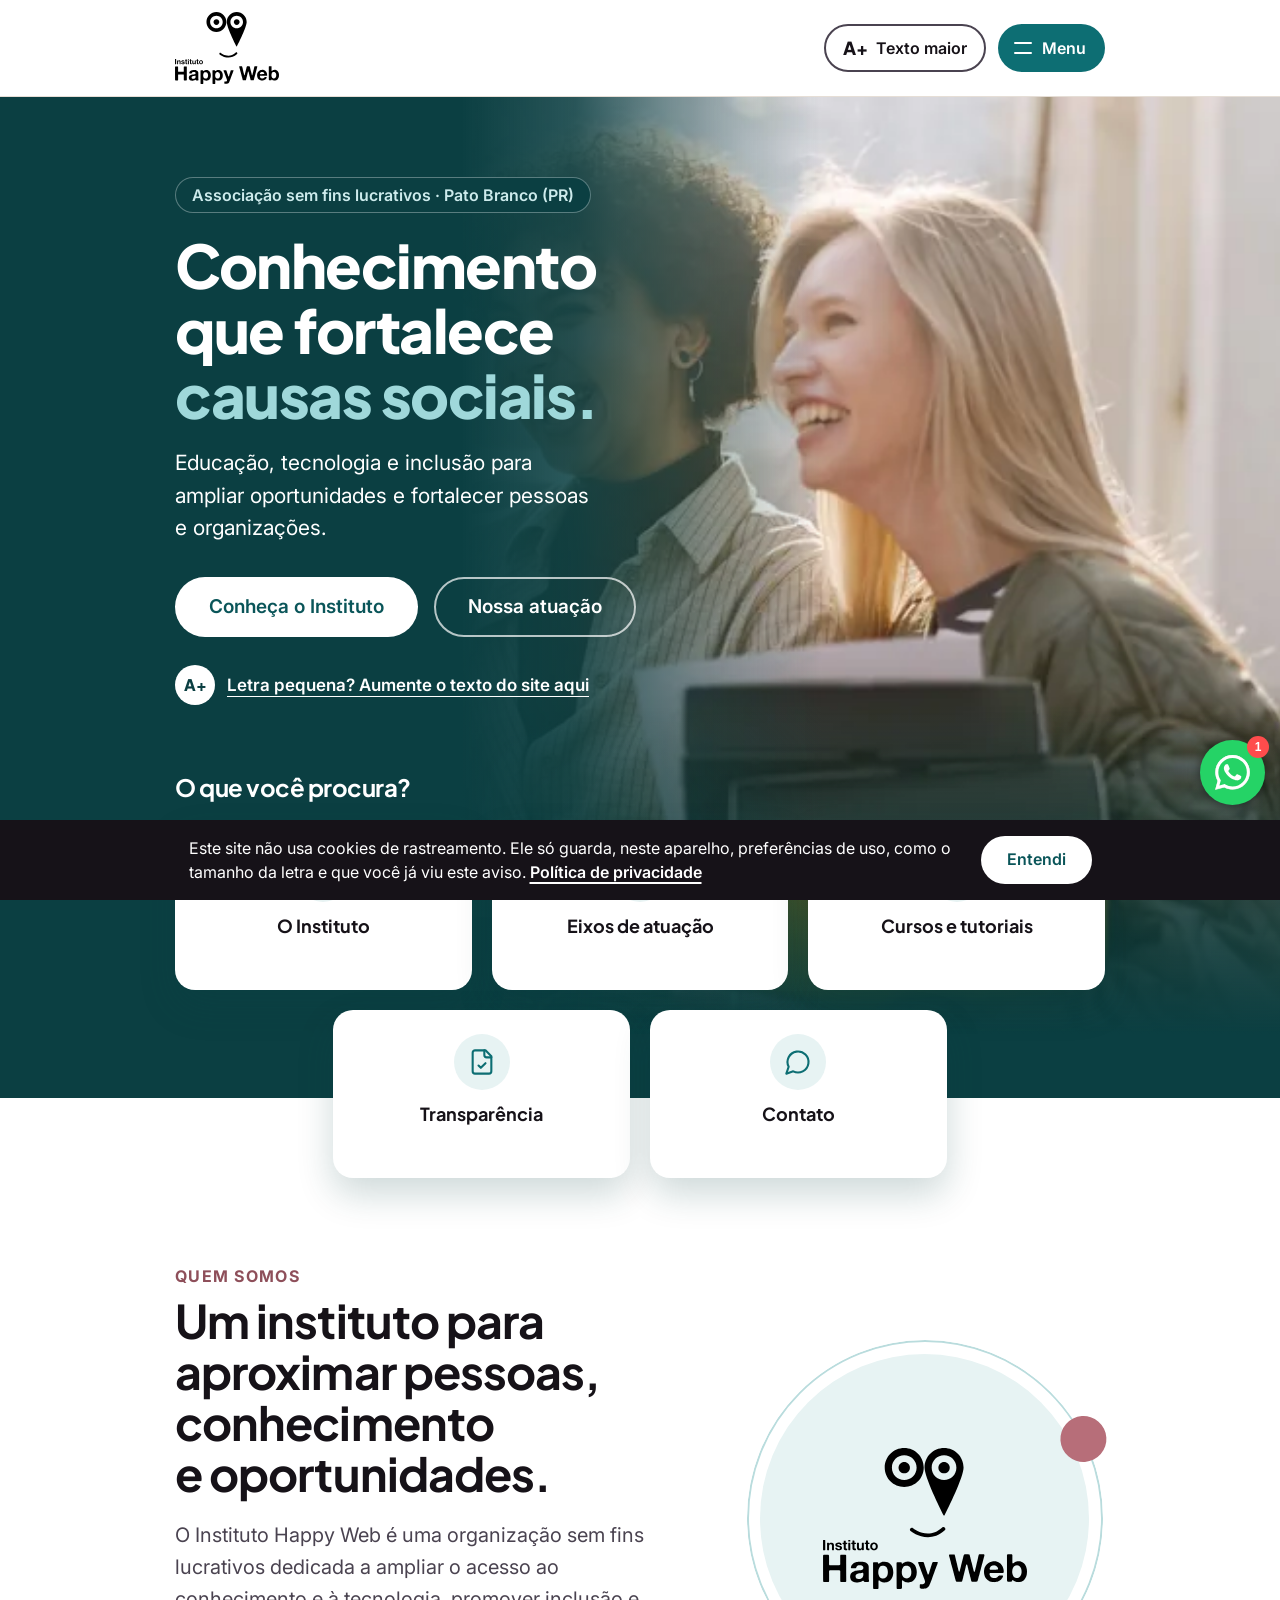
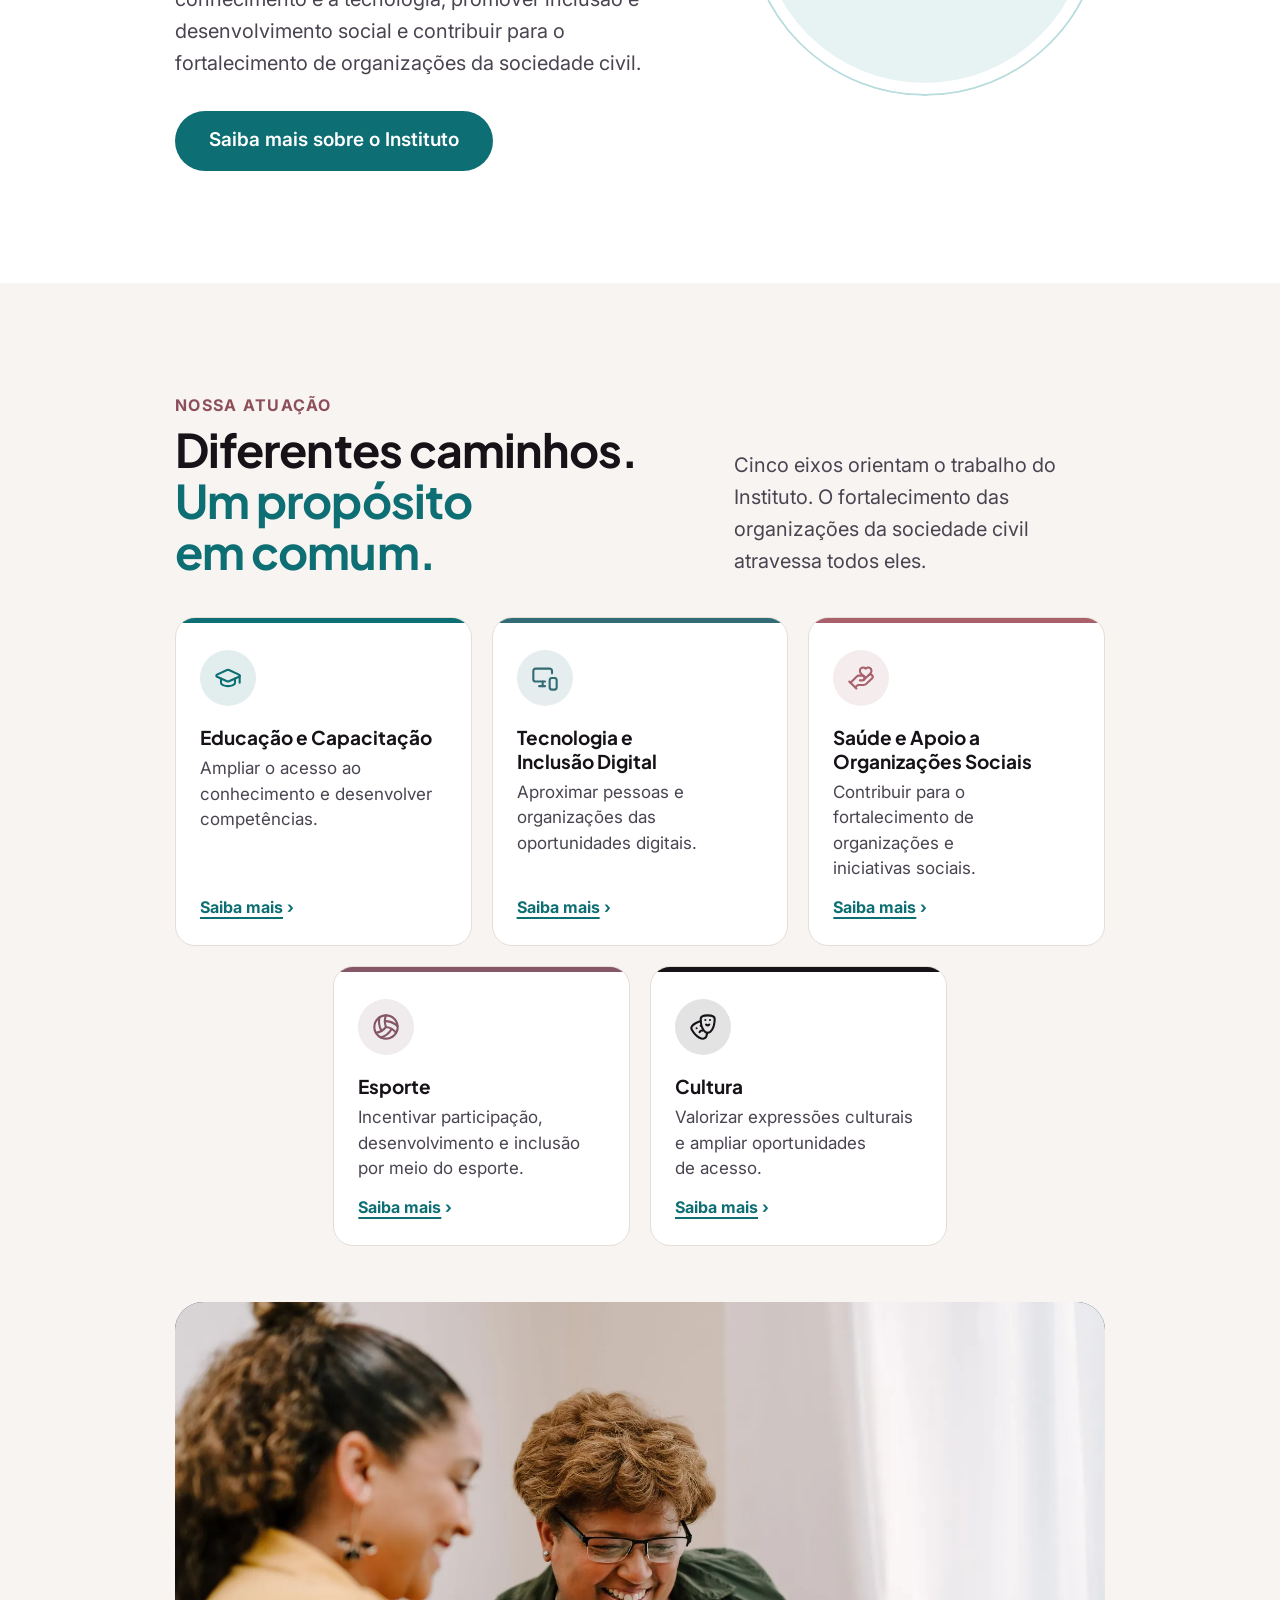
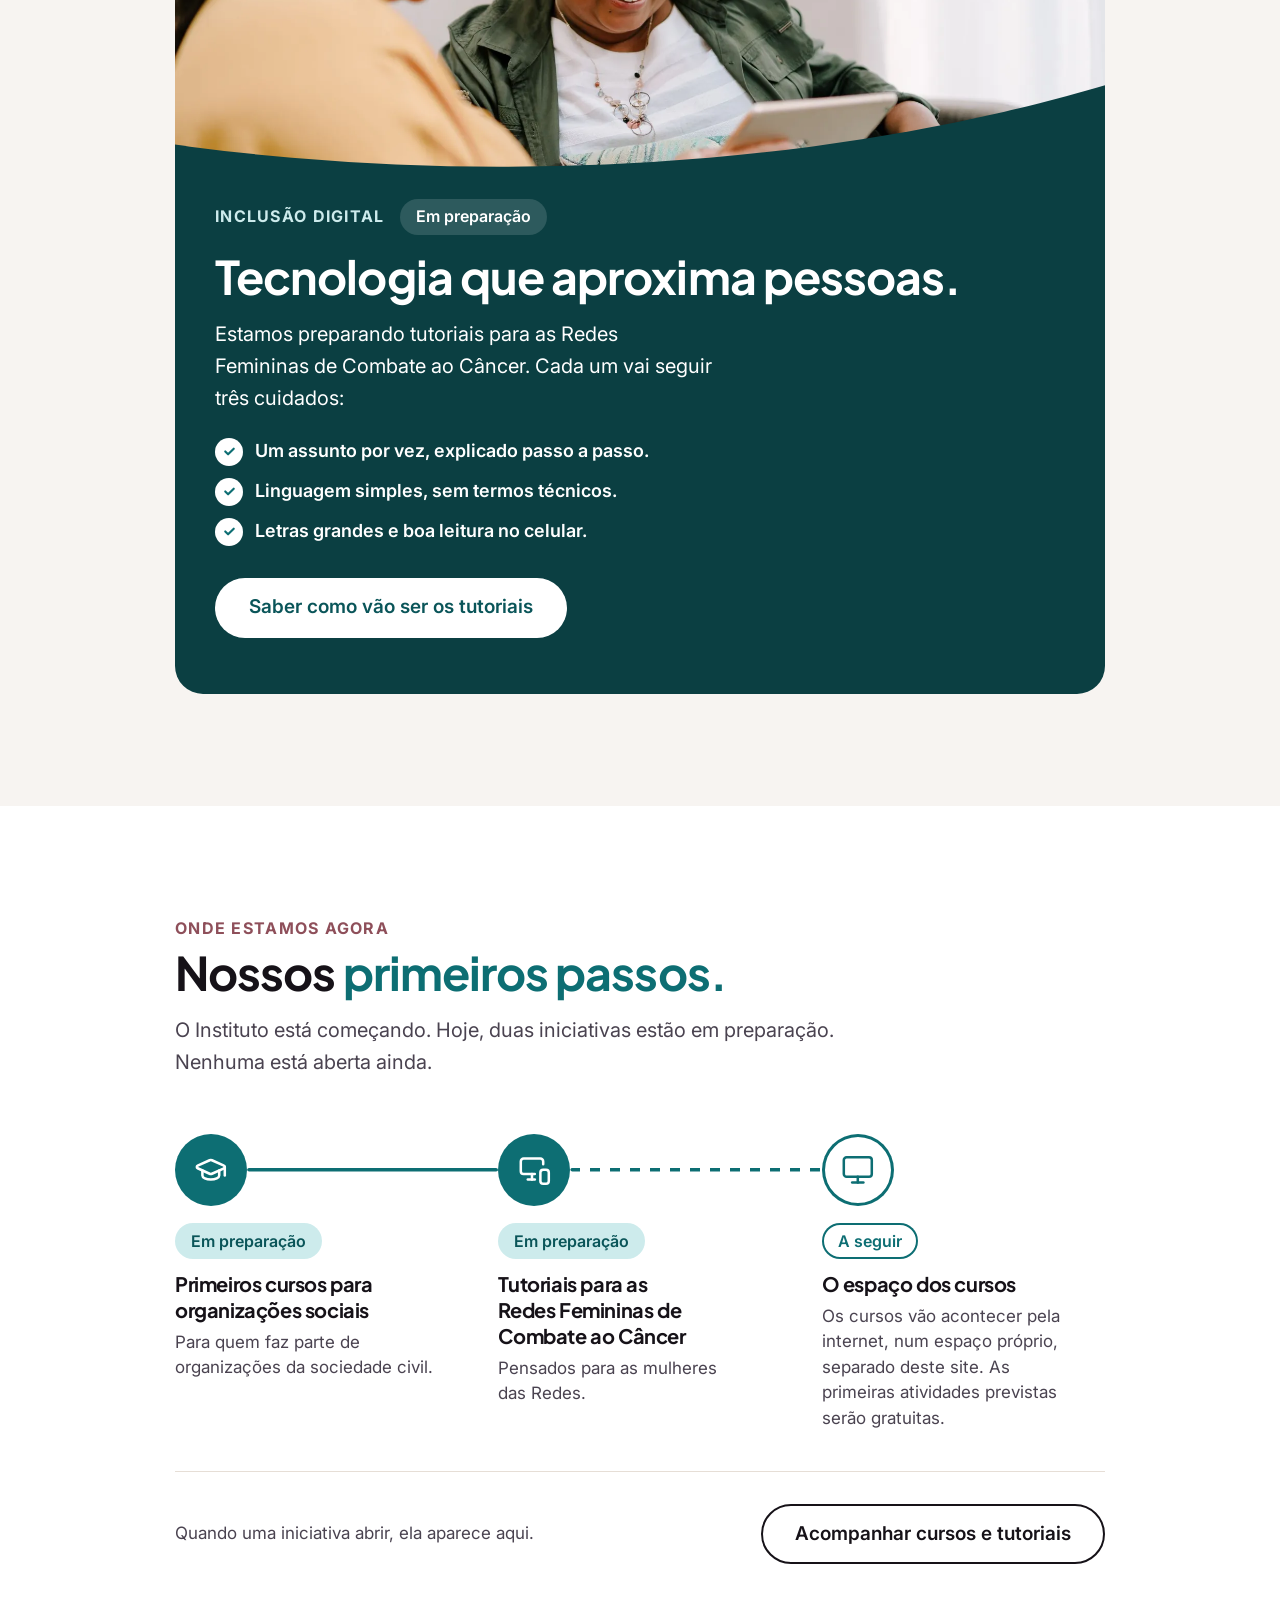
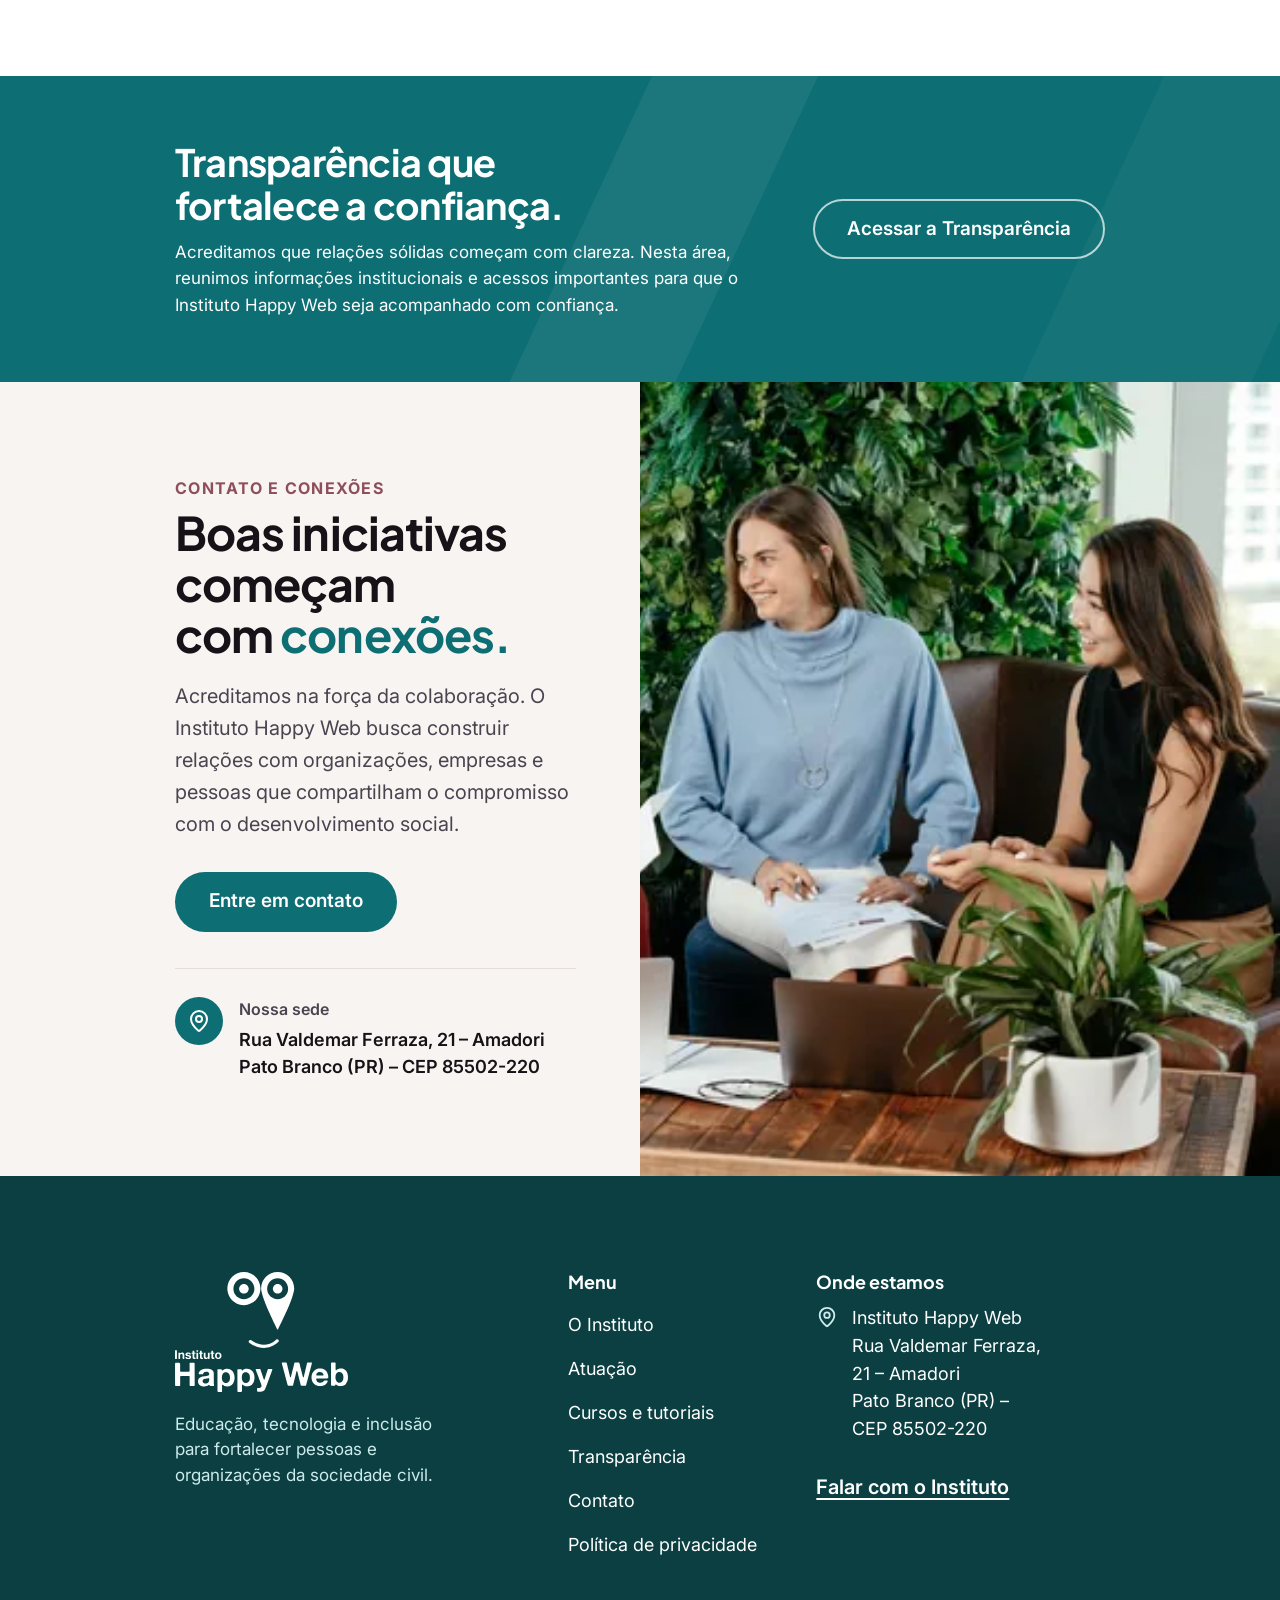
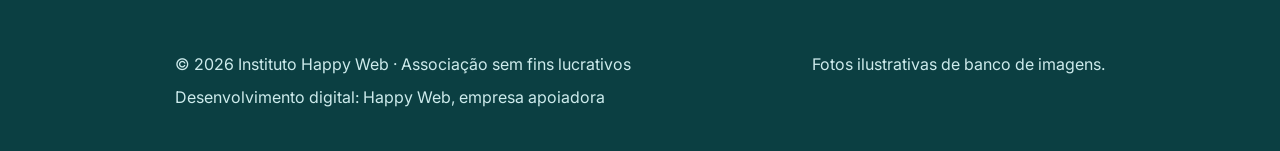
<file: index.html>
<!doctype html>
<html lang="pt-BR">
<head>
	<meta charset="utf-8">
	<meta name="viewport" content="width=device-width, initial-scale=1">
	<title>Instituto Happy Web</title>
	<!-- o site fica em src/ (padrão /src + /public); esta página só leva até ele -->
	<meta http-equiv="refresh" content="0; url=./src/index.html">
	<link rel="canonical" href="./src/index.html">
	<script>location.replace("./src/index.html" + location.hash);</script>
</head>
<body>
	<p><a href="./src/index.html">Abrir o site do Instituto Happy Web</a></p>
</body>
</html>
</file>
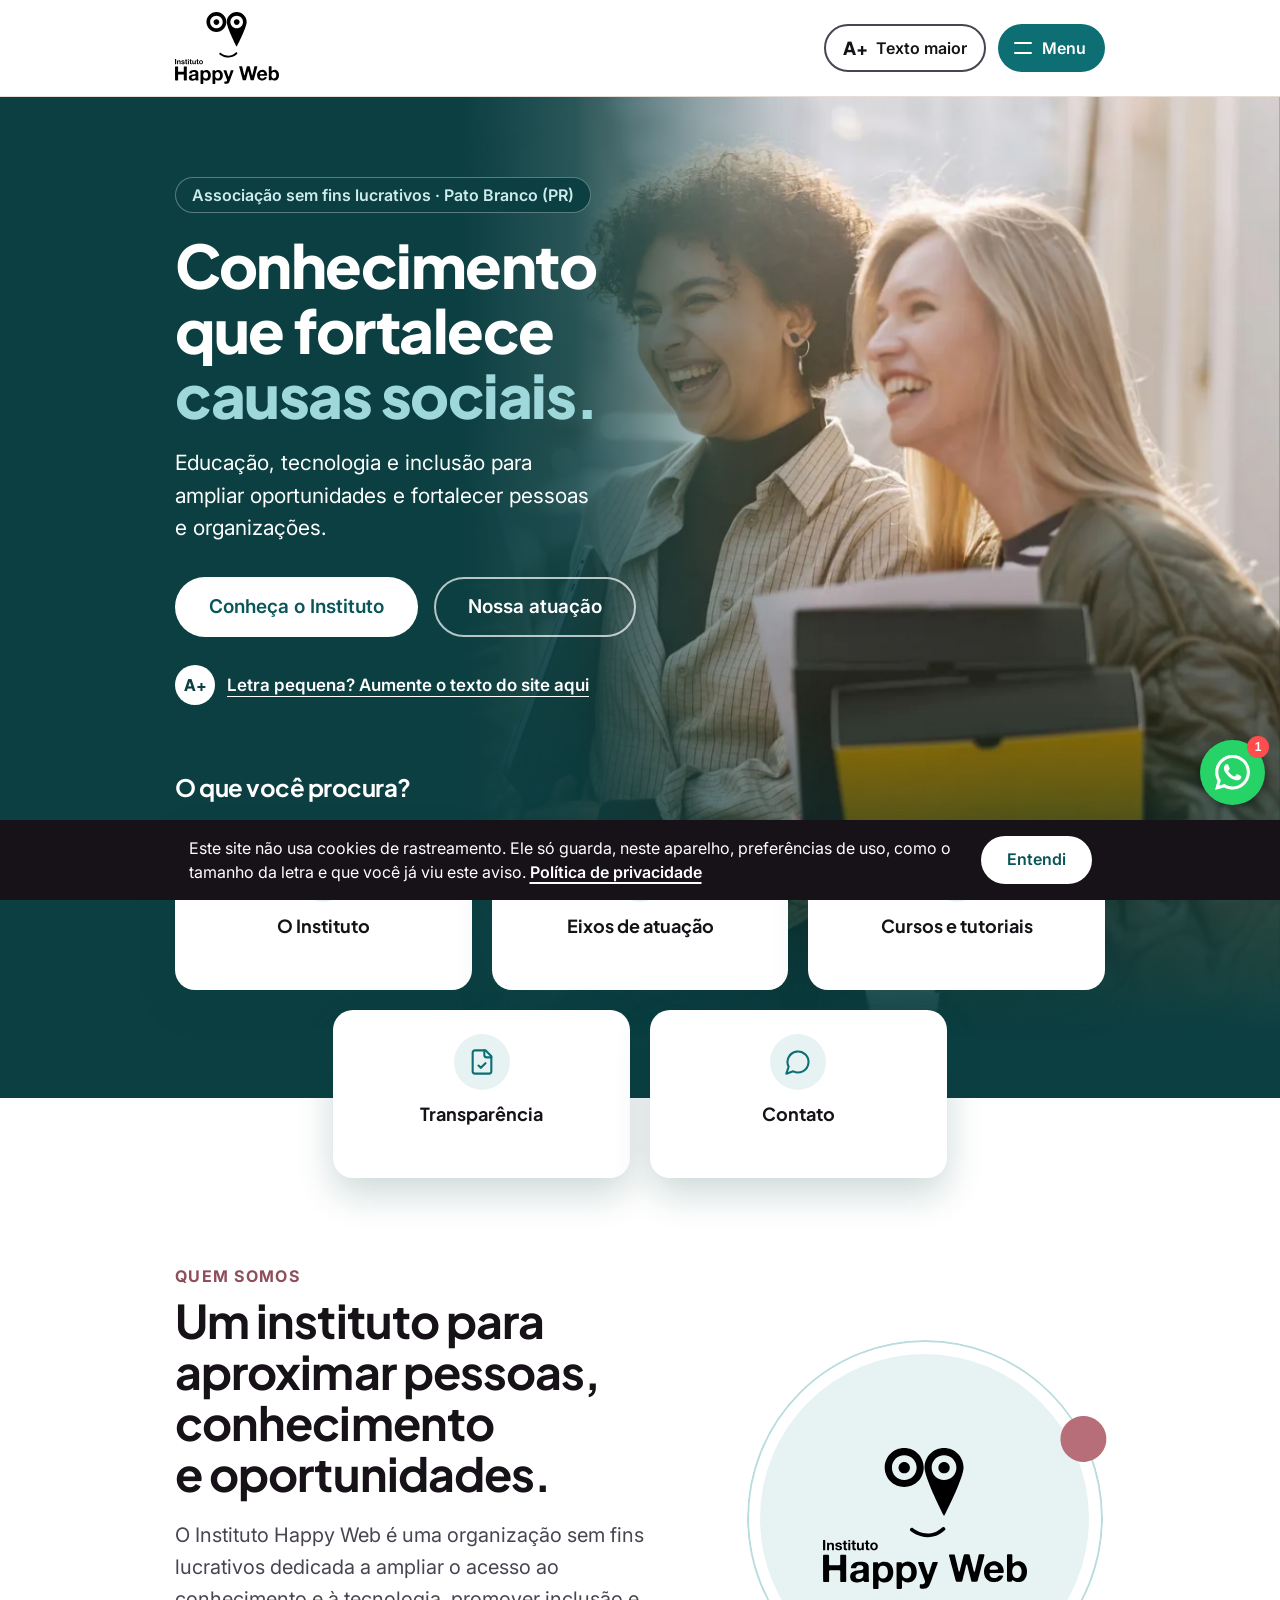
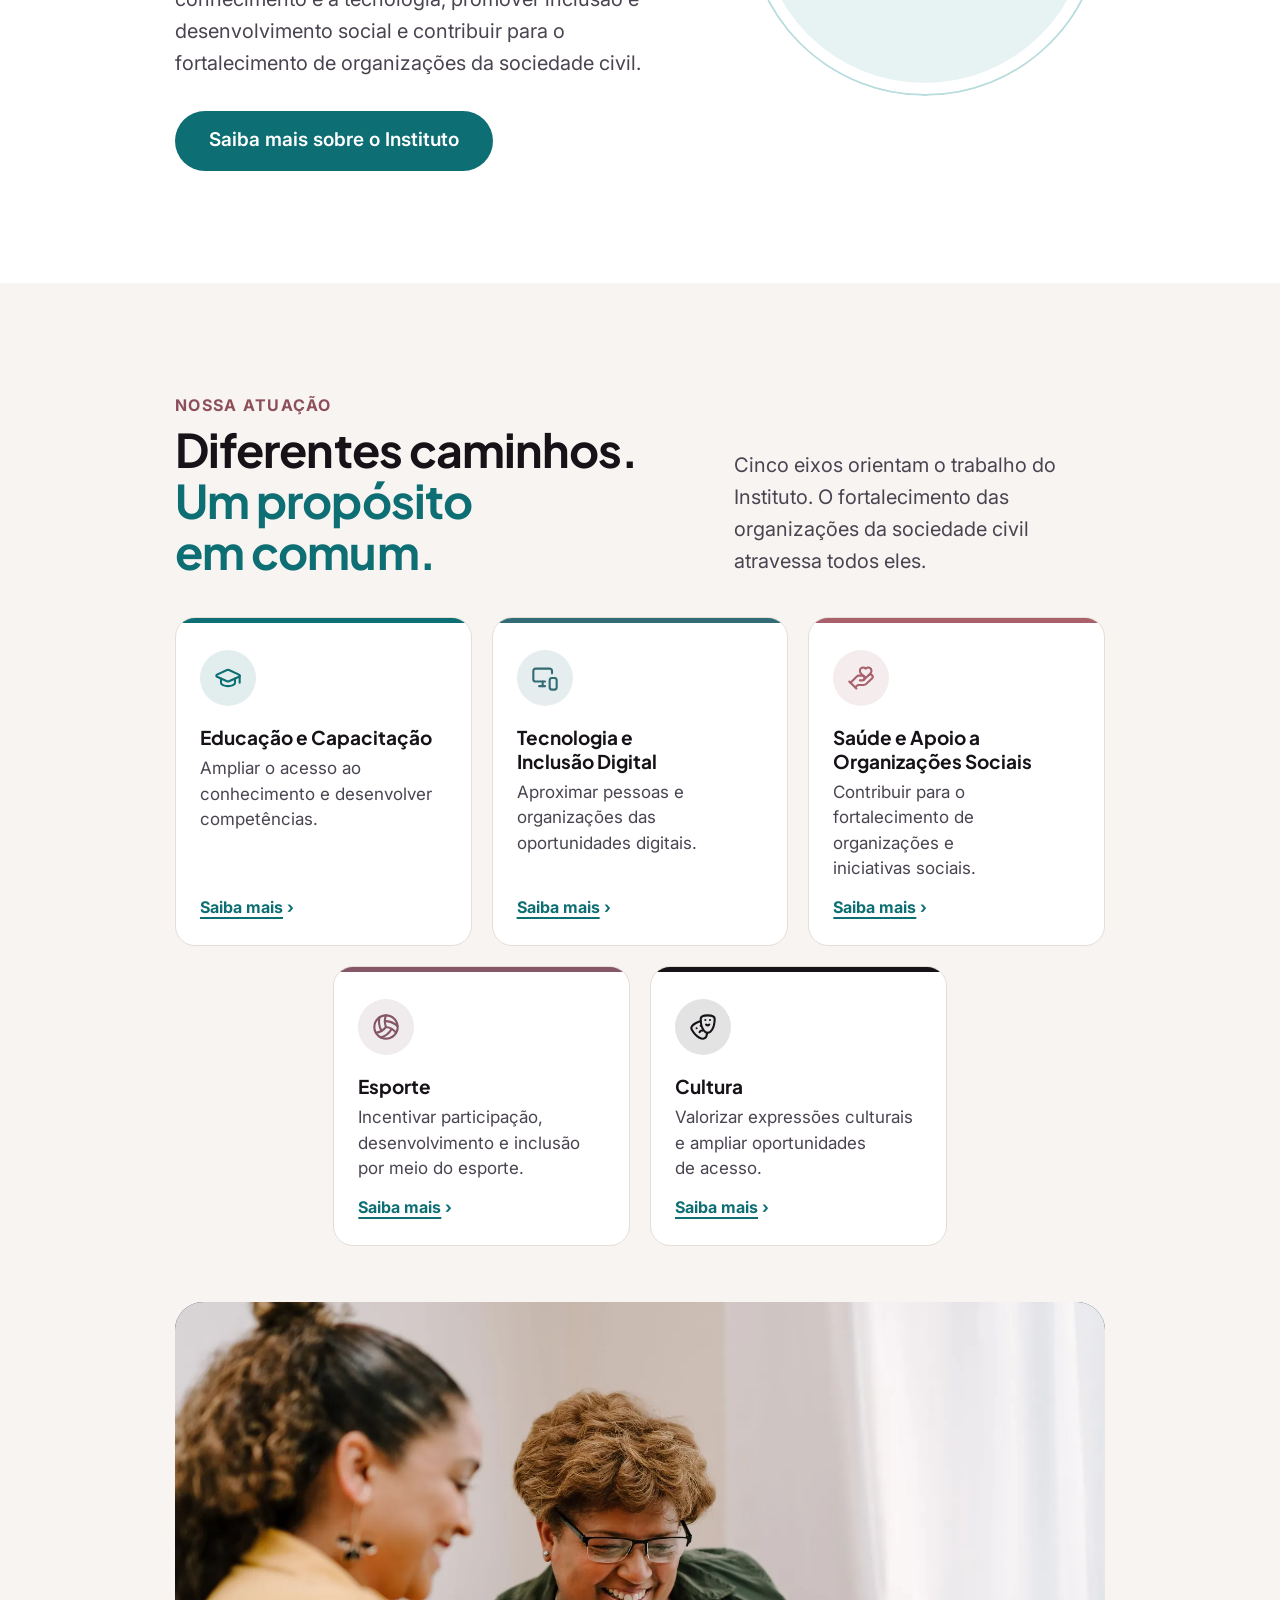
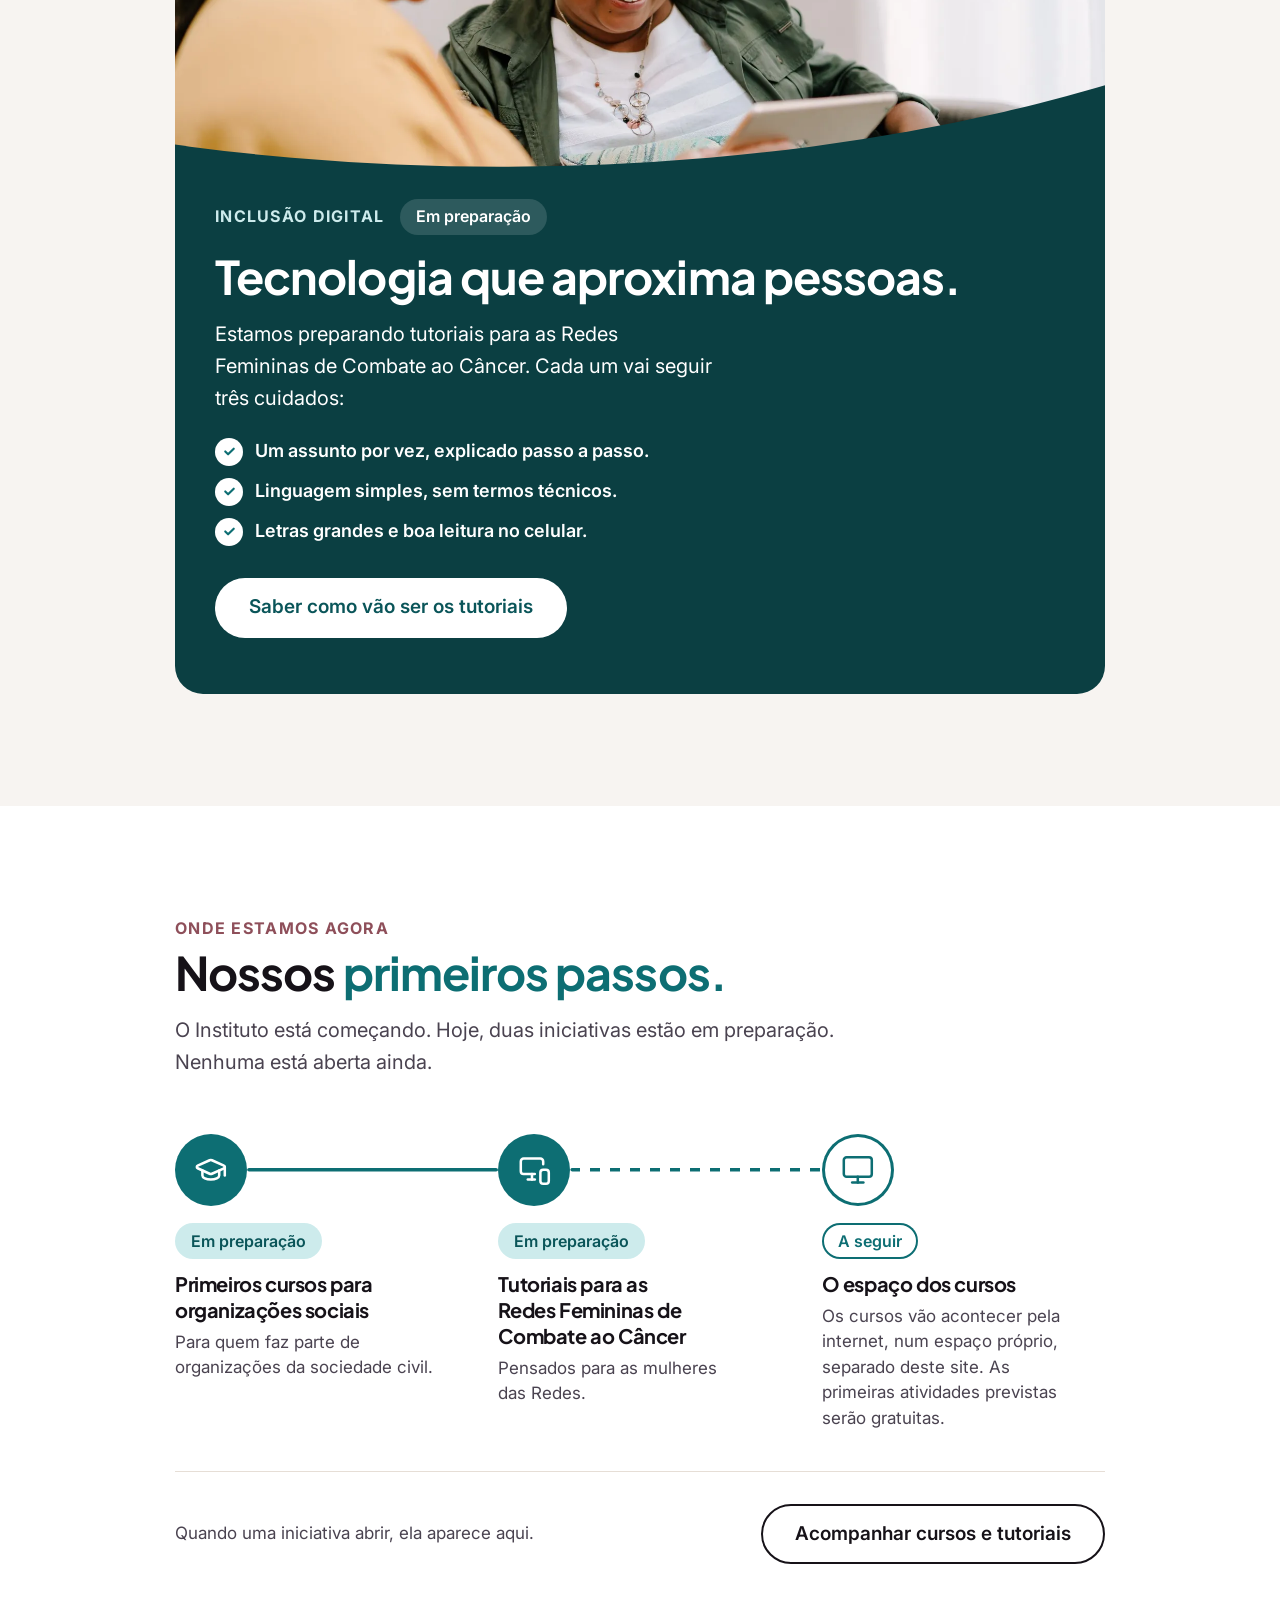
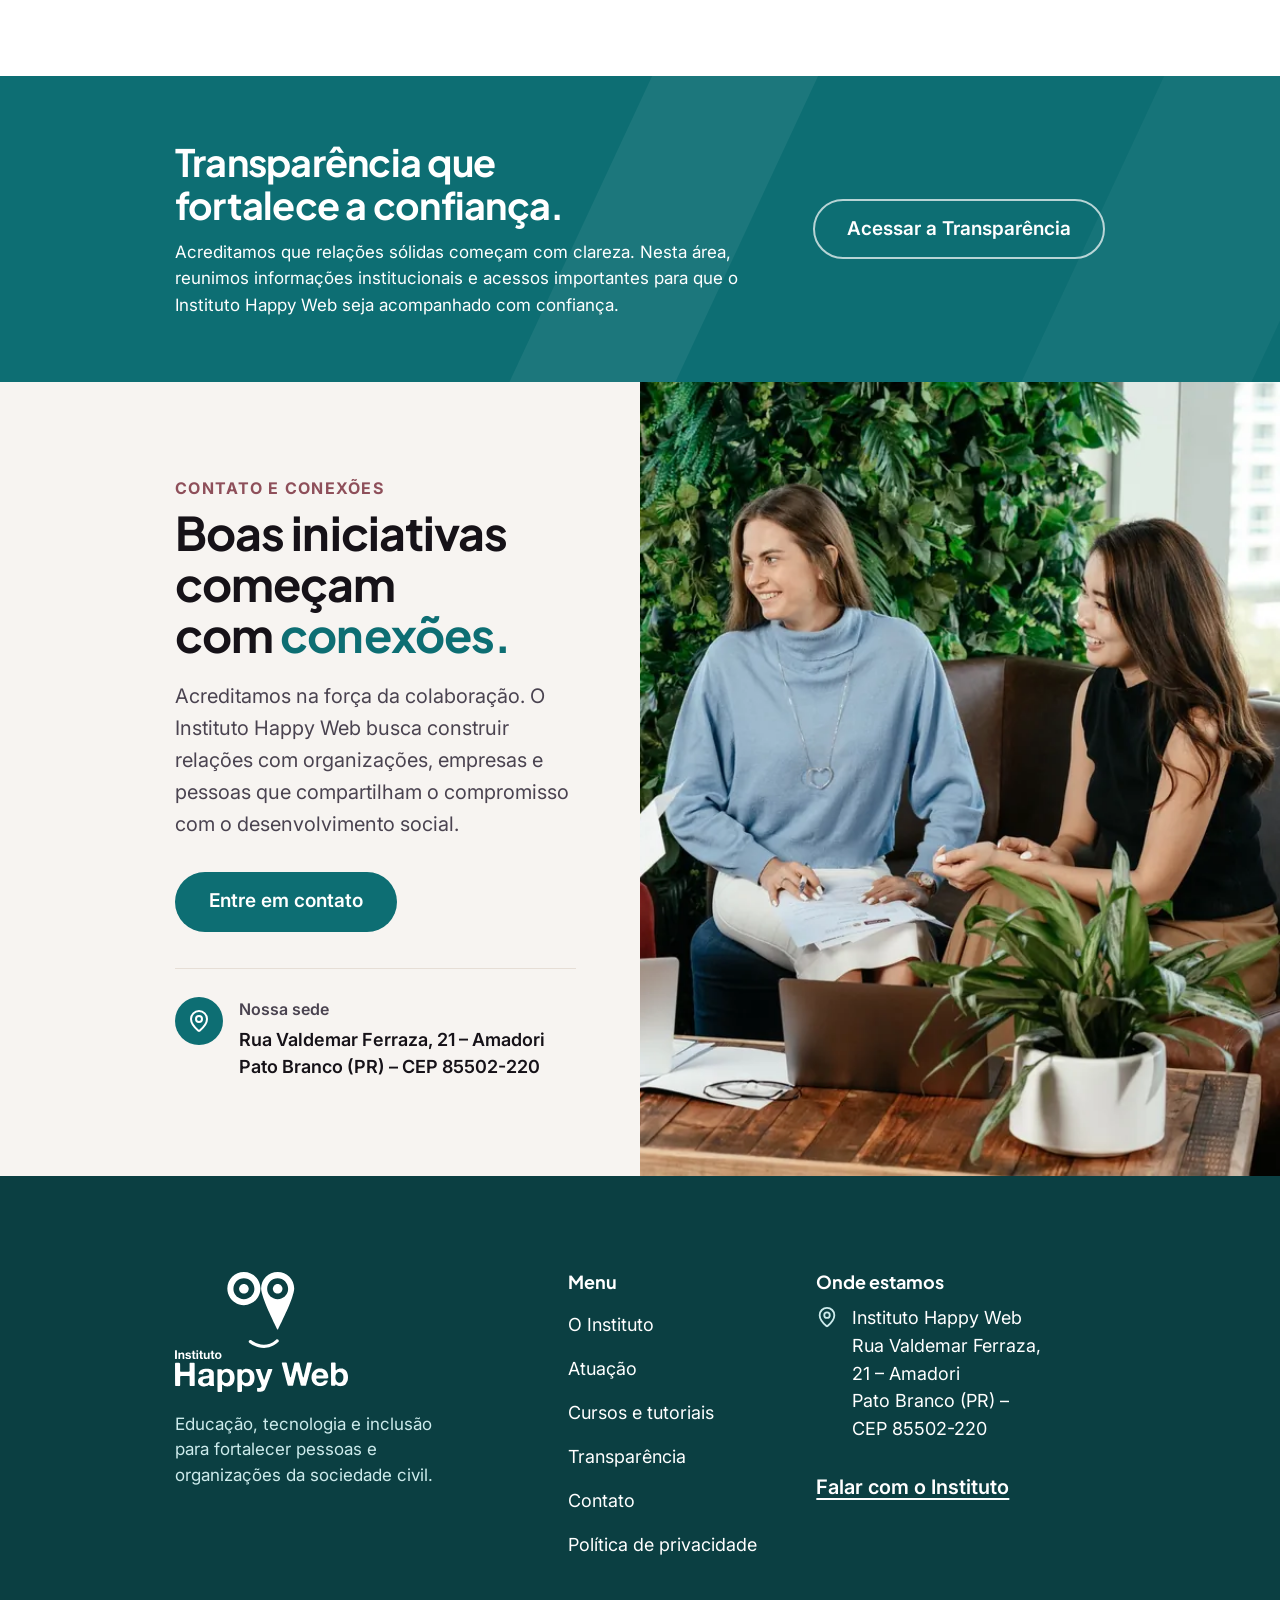
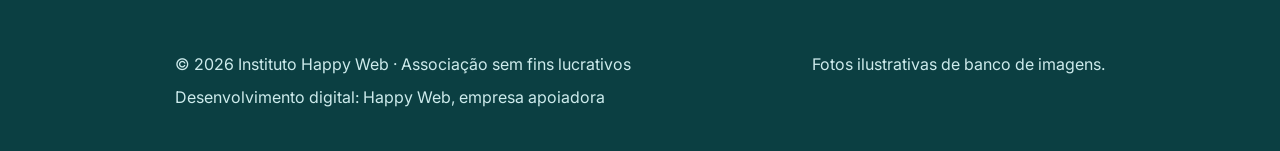
<file: src/index.html>
<!doctype html>
<html lang="pt-BR">
<head>
	<meta charset="utf-8">
	<meta name="viewport" content="width=device-width, initial-scale=1">
	<title>Instituto Happy Web | Conhecimento que fortalece causas sociais</title>
	<meta name="description" content="Associação sem fins lucrativos de Pato Branco (PR) que une educação, tecnologia e inclusão para fortalecer pessoas e organizações da sociedade civil.">
	<meta name="robots" content="noindex, nofollow">
	<link rel="icon" href="../public/icones/favicon.svg" type="image/svg+xml">
	<link rel="icon" href="../public/icones/favicon-48.png" sizes="48x48" type="image/png">
	<link rel="apple-touch-icon" href="../public/icones/apple-touch-icon.png">
	<link rel="preload" href="../public/fontes/plus-jakarta-sans-latin.woff2" as="font" type="font/woff2" crossorigin>
	<link rel="preload" href="../public/fontes/inter-latin.woff2" as="font" type="font/woff2" crossorigin>
	<!-- "?v=" muda a cada versão: o navegador baixa os arquivos novos em vez de reaproveitar os antigos -->
	<script src="./js/preferencias.js?v=11.2f11"></script>
	<link rel="stylesheet" href="./css/normalize.css?v=11.2f11">
	<link rel="stylesheet" href="./css/reset.css?v=11.2f11">
	<link rel="stylesheet" href="./css/style-global.css?v=11.2f11">
	<link rel="stylesheet" href="./css/estilos.css?v=11.2f11">
	<script defer src="./js/funções-global.js?v=11.2f11"></script>
</head>
<body>
	<a class="pular" href="#conteudo">Pular para o conteúdo</a>

	<!-- ============================== CABEÇALHO ============================== -->
	<header class="cabecalho">
		<div class="cabecalho__dentro conteudo">
			<a class="cabecalho__marca" href="./index.html">
				<img src="../public/imagens/marca/instituto-happy-web-preto.svg" alt="Instituto Happy Web — página inicial" width="104" height="72">
			</a>
			<nav class="menu" aria-label="Menu principal">
				<ul class="menu__lista">
					<li><a href="./html/o-instituto.html">O Instituto</a></li>
					<li><a href="./html/atuacao.html">Atuação</a></li>
					<li><a href="./html/cursos-e-tutoriais.html">Cursos e tutoriais</a></li>
					<li><a href="./html/transparencia.html">Transparência</a></li>
				</ul>
			</nav>
			<div class="cabecalho__acoes">
				<button class="botao-texto" type="button" data-texto-maior>
					<span class="botao-texto__a" data-texto-sinal>A+</span>
					<span class="botao-texto__rotulo" data-texto-rotulo>Texto maior</span>
				</button>
				<a class="botao botao--primario cabecalho__falar" href="./html/contato.html">Falar com o Instituto</a>
				<button class="botao-menu" type="button" aria-expanded="false" aria-controls="painel" data-menu-abrir>
					<span class="botao-menu__traços" aria-hidden="true"></span>
					<span>Menu</span>
				</button>
			</div>
		</div>
	</header>

	<!-- painel do menu (celular, tablet e computador com "Texto maior") -->
	<div class="painel" id="painel" data-painel role="dialog" aria-modal="true" aria-label="Menu" hidden>
		<div class="painel__topo conteudo">
			<a class="cabecalho__marca" href="./index.html">
				<img src="../public/imagens/marca/instituto-happy-web-preto.svg" alt="Instituto Happy Web — página inicial" width="104" height="72">
			</a>
			<button class="botao-menu botao-menu--fechar" type="button" data-menu-fechar>
				<span class="botao-menu__traços" aria-hidden="true"></span>
				<span>Fechar</span>
			</button>
		</div>
		<nav class="painel__menu conteudo" aria-label="Menu principal no celular">
			<ul>
				<li><a href="./index.html" aria-current="page">Início</a></li>
				<li><a href="./html/o-instituto.html">O Instituto</a></li>
				<li><a href="./html/atuacao.html">Atuação</a></li>
				<li><a href="./html/cursos-e-tutoriais.html">Cursos e tutoriais</a></li>
				<li><a href="./html/transparencia.html">Transparência</a></li>
			</ul>
			<a class="botao botao--primario painel__falar" href="./html/contato.html">Falar com o Instituto</a>
			<address class="painel__endereco">Rua Valdemar Ferraza, <span class="sem-quebra">21 – Amadori</span><br>Pato&nbsp;Branco&nbsp;(PR) – <span class="sem-quebra">CEP 85502-220</span></address>
		</nav>
	</div>

	<main id="conteudo" tabindex="-1">

		<!-- ============================== 1. ABERTURA + 2. ATALHOS ============================== -->
		<section class="abertura" aria-labelledby="abertura-titulo">
			<picture class="abertura__foto hw-segue hw-segue--foto">
				<source media="(max-width: 47.99rem)" srcset="../public/imagens/fotos/abertura-cel-480.webp?v=f2 480w, ../public/imagens/fotos/abertura-cel-780.webp?v=f2 780w" sizes="100vw" width="780" height="780">
				<source media="(max-width: 63.99rem)" srcset="../public/imagens/fotos/abertura-tablet-900.webp?v=f2 900w, ../public/imagens/fotos/abertura-tablet-1300.webp?v=f2 1300w" sizes="100vw" width="1300" height="731">
				<img src="../public/imagens/fotos/abertura-1200.webp?v=f2"
					srcset="../public/imagens/fotos/abertura-800.webp?v=f2 800w, ../public/imagens/fotos/abertura-1200.webp?v=f2 1200w, ../public/imagens/fotos/abertura-1800.webp?v=f2 1800w"
					sizes="64vw" width="1800" height="1477" fetchpriority="high"
					alt="Foto ilustrativa: um grupo de pessoas conversa e ri junto, ao ar livre, segurando pastas, cadernos e notebooks.">
			</picture>
			<div class="abertura__dentro conteudo">
				<div class="abertura__texto">
					<p class="abertura__selo">Associação sem fins lucrativos&nbsp;· Pato&nbsp;Branco&nbsp;(PR)</p>
					<h1 class="abertura__titulo" id="abertura-titulo">Conhecimento que fortalece <span class="abertura__destaque">causas sociais.</span></h1>
					<p class="abertura__subtitulo">Educação, tecnologia e inclusão para ampliar oportunidades e fortalecer pessoas e organizações.</p>
					<div class="abertura__botoes">
						<a class="botao botao--claro" href="./html/o-instituto.html">Conheça o Instituto</a>
						<a class="botao botao--contorno-claro" href="./html/atuacao.html">Nossa atuação</a>
					</div>
					<button class="letra" type="button" data-texto-maior>
						<span class="letra__a" data-texto-sinal>A+</span>
						<span class="letra__texto" data-texto-rotulo data-desligado="Letra pequena? Aumente o texto do site aqui" data-ligado="Voltar ao tamanho normal da letra">Letra pequena? Aumente o texto do site aqui</span>
					</button>
				</div>
			</div>

			<nav class="atalhos conteudo" aria-labelledby="atalhos-titulo">
				<h2 class="atalhos__titulo" id="atalhos-titulo">O que você procura?</h2>
				<ul class="atalhos__lista">
					<li class="atalhos__item">
						<a class="atalho" href="./html/o-instituto.html">
							<span class="atalho__icone hw-entra hw-entra--icone" aria-hidden="true"><svg viewBox="0 0 24 24" fill="none" stroke="currentColor" stroke-width="1.8" stroke-linecap="round" stroke-linejoin="round" focusable="false"><path d="M10 18v-7"/><path d="M11.119 2.205a2 2 0 0 1 1.762 0l7.84 3.846A.5.5 0 0 1 20.5 7h-17a.5.5 0 0 1-.22-.949z"/><path d="M14 18v-7"/><path d="M18 18v-7"/><path d="M3 22h18"/><path d="M6 18v-7"/></svg></span>
							<span class="atalho__nome">O Instituto</span>
						</a>
					</li>
					<li class="atalhos__item">
						<a class="atalho" href="./html/atuacao.html">
							<span class="atalho__icone hw-entra hw-entra--icone" aria-hidden="true"><svg viewBox="0 0 24 24" fill="none" stroke="currentColor" stroke-width="1.8" stroke-linecap="round" stroke-linejoin="round" focusable="false"><rect width="7" height="7" x="3" y="3" rx="1"/><rect width="7" height="7" x="14" y="3" rx="1"/><rect width="7" height="7" x="14" y="14" rx="1"/><rect width="7" height="7" x="3" y="14" rx="1"/></svg></span>
							<span class="atalho__nome">Eixos de atuação</span>
						</a>
					</li>
					<li class="atalhos__item">
						<a class="atalho" href="./html/cursos-e-tutoriais.html">
							<span class="atalho__icone hw-entra hw-entra--icone" aria-hidden="true"><svg viewBox="0 0 24 24" fill="none" stroke="currentColor" stroke-width="1.8" stroke-linecap="round" stroke-linejoin="round" focusable="false"><path d="M12 7v14"/><path d="M3 18a1 1 0 0 1-1-1V4a1 1 0 0 1 1-1h5a4 4 0 0 1 4 4 4 4 0 0 1 4-4h5a1 1 0 0 1 1 1v13a1 1 0 0 1-1 1h-6a3 3 0 0 0-3 3 3 3 0 0 0-3-3z"/></svg></span>
							<span class="atalho__nome">Cursos e tutoriais</span>
						</a>
					</li>
					<li class="atalhos__item">
						<a class="atalho" href="./html/transparencia.html">
							<span class="atalho__icone hw-entra hw-entra--icone" aria-hidden="true"><svg viewBox="0 0 24 24" fill="none" stroke="currentColor" stroke-width="1.8" stroke-linecap="round" stroke-linejoin="round" focusable="false"><path d="M15 2H6a2 2 0 0 0-2 2v16a2 2 0 0 0 2 2h12a2 2 0 0 0 2-2V7Z"/><path d="M14 2v4a2 2 0 0 0 2 2h4"/><path d="m9 15 2 2 4-4"/></svg></span>
							<span class="atalho__nome">Transparência</span>
						</a>
					</li>
					<li class="atalhos__item">
						<a class="atalho" href="./html/contato.html">
							<span class="atalho__icone hw-entra hw-entra--icone" aria-hidden="true"><svg viewBox="0 0 24 24" fill="none" stroke="currentColor" stroke-width="1.8" stroke-linecap="round" stroke-linejoin="round" focusable="false"><path d="M7.9 20A9 9 0 1 0 4 16.1L2 22Z"/></svg></span>
							<span class="atalho__nome">Contato</span>
						</a>
					</li>
				</ul>
			</nav>
		</section>

		<!-- ============================== 3. QUEM SOMOS ============================== -->
		<section class="quem-somos" aria-labelledby="quem-somos-titulo">
			<div class="quem-somos__grade conteudo">
				<div class="quem-somos__texto">
					<p class="rotulo hw-entra hw-entra--texto">Quem somos</p>
					<h2 class="titulo-secao hw-entra hw-entra--texto" id="quem-somos-titulo">Um instituto para aproximar pessoas, conhecimento e oportunidades.</h2>
					<p class="quem-somos__corpo hw-entra hw-entra--texto">O Instituto Happy Web é uma organização sem fins lucrativos dedicada a ampliar o acesso ao conhecimento e à tecnologia, promover inclusão e desenvolvimento social e contribuir para o fortalecimento de organizações da sociedade civil.</p>
					<a class="botao botao--primario hw-entra hw-entra--texto" href="./html/o-instituto.html">Saiba mais sobre o Instituto</a>
				</div>
				<div class="quem-somos__marca hw-entra hw-entra--marca hw-segue hw-segue--orbita">
					<img src="../public/imagens/marca/instituto-happy-web-preto.svg" alt="" width="260" height="180">
				</div>
			</div>
		</section>

		<!-- ============================== 4. CINCO EIXOS ============================== -->
		<section class="eixos" aria-labelledby="eixos-titulo">
			<div class="conteudo">
				<div class="eixos__cabeca">
					<div>
						<p class="rotulo hw-entra hw-entra--texto">Nossa atuação</p>
						<h2 class="titulo-secao hw-entra hw-entra--texto" id="eixos-titulo">Diferentes caminhos. <span class="destaque">Um propósito em comum.</span></h2>
					</div>
					<p class="eixos__texto hw-entra hw-entra--texto">Cinco eixos orientam o trabalho do Instituto. O fortalecimento das organizações da sociedade civil atravessa todos eles.</p>
				</div>

				<ul class="eixos__lista">
					<li class="eixos__item hw-entra hw-entra--cartao">
						<a class="eixo eixo--1" href="./html/atuacao.html#educacao-e-capacitacao">
							<span class="eixo__icone" aria-hidden="true"><svg viewBox="0 0 24 24" fill="none" stroke="currentColor" stroke-width="1.8" stroke-linecap="round" stroke-linejoin="round" focusable="false"><path d="M21.42 10.922a1 1 0 0 0-.019-1.838L12.83 5.18a2 2 0 0 0-1.66 0L2.6 9.08a1 1 0 0 0 0 1.832l8.57 3.908a2 2 0 0 0 1.66 0z"/><path d="M22 10v6"/><path d="M6 12.5V16a6 3 0 0 0 12 0v-3.5"/></svg></span>
							<span class="eixo__nome">Educação e Capacitação</span>
							<span class="eixo__resumo">Ampliar o acesso ao conhecimento e desenvolver competências.</span>
							<span class="eixo__mais">Saiba mais</span>
						</a>
					</li>
					<li class="eixos__item hw-entra hw-entra--cartao">
						<a class="eixo eixo--2" href="./html/atuacao.html#tecnologia-e-inclusao-digital">
							<span class="eixo__icone" aria-hidden="true"><svg viewBox="0 0 24 24" fill="none" stroke="currentColor" stroke-width="1.8" stroke-linecap="round" stroke-linejoin="round" focusable="false"><path d="M18 8V6a2 2 0 0 0-2-2H4a2 2 0 0 0-2 2v7a2 2 0 0 0 2 2h8"/><path d="M10 19v-3.96 3.15"/><path d="M7 19h5"/><rect width="6" height="10" x="16" y="12" rx="2"/></svg></span>
							<span class="eixo__nome">Tecnologia e Inclusão Digital</span>
							<span class="eixo__resumo">Aproximar pessoas e organizações das oportunidades digitais.</span>
							<span class="eixo__mais">Saiba mais</span>
						</a>
					</li>
					<li class="eixos__item hw-entra hw-entra--cartao">
						<a class="eixo eixo--3" href="./html/atuacao.html#saude-e-apoio-a-organizacoes-sociais">
							<span class="eixo__icone" aria-hidden="true"><svg viewBox="0 0 24 24" fill="none" stroke="currentColor" stroke-width="1.8" stroke-linecap="round" stroke-linejoin="round" focusable="false"><path d="M11 14h2a2 2 0 0 0 0-4h-3c-.6 0-1.1.2-1.4.6L3 16"/><path d="m14.45 13.39 5.05-4.694C20.196 8 21 6.85 21 5.75a2.75 2.75 0 0 0-4.797-1.837.276.276 0 0 1-.406 0A2.75 2.75 0 0 0 11 5.75c0 1.2.802 2.248 1.5 2.946L16 11.95"/><path d="m2 15 6 6"/><path d="m7 20 1.6-1.4c.3-.4.8-.6 1.4-.6h4c1.1 0 2.1-.4 2.8-1.2l4.6-4.4a1 1 0 0 0-2.75-2.91"/></svg></span>
							<span class="eixo__nome">Saúde e Apoio a Organizações Sociais</span>
							<span class="eixo__resumo">Contribuir para o fortalecimento de organizações e iniciativas sociais.</span>
							<span class="eixo__mais">Saiba mais</span>
						</a>
					</li>
					<li class="eixos__item hw-entra hw-entra--cartao">
						<a class="eixo eixo--4" href="./html/atuacao.html#esporte">
							<span class="eixo__icone" aria-hidden="true"><svg viewBox="0 0 24 24" fill="none" stroke="currentColor" stroke-width="1.8" stroke-linecap="round" stroke-linejoin="round" focusable="false"><path d="M11 7a16 16 20 0 1 10.98 4.362"/><path d="M12 12a13 13 0 0 1-8.66 5"/><path d="M16.83 13.634a16 16 0 0 1-9.267 7.328"/><path d="M20.66 17A13 13 0 0 0 12 12a13 13 0 0 1 0-10"/><path d="M8.17 15.366a16 16 0 0 1-1.713-11.69"/><circle cx="12" cy="12" r="10"/></svg></span>
							<span class="eixo__nome">Esporte</span>
							<span class="eixo__resumo">Incentivar participação, desenvolvimento e inclusão por meio do esporte.</span>
							<span class="eixo__mais">Saiba mais</span>
						</a>
					</li>
					<li class="eixos__item hw-entra hw-entra--cartao">
						<a class="eixo eixo--5" href="./html/atuacao.html#cultura">
							<span class="eixo__icone" aria-hidden="true"><svg viewBox="0 0 24 24" fill="none" stroke="currentColor" stroke-width="1.8" stroke-linecap="round" stroke-linejoin="round" focusable="false"><path d="M10 11h.01"/><path d="M14 6h.01"/><path d="M18 6h.01"/><path d="M6.5 13.1h.01"/><path d="M22 5c0 9-4 12-6 12s-6-3-6-12c0-2 2-3 6-3s6 1 6 3"/><path d="M17.4 9.9c-.8.8-2 .8-2.8 0"/><path d="M10.1 7.1C9 7.2 7.7 7.7 6 8.6c-3.5 2-4.7 3.9-3.7 5.6 4.5 7.8 9.5 8.4 11.2 7.4.9-.5 1.9-2.1 1.9-4.7"/><path d="M9.1 16.5c.3-1.1 1.4-1.7 2.4-1.4"/></svg></span>
							<span class="eixo__nome">Cultura</span>
							<span class="eixo__resumo">Valorizar expressões culturais e ampliar oportunidades de acesso.</span>
							<span class="eixo__mais">Saiba mais</span>
						</a>
					</li>
				</ul>

			</div>
		</section>

		<!-- ============================== 5. TECNOLOGIA QUE APROXIMA PESSOAS ============================== -->
		<section class="tecnologia" aria-labelledby="tecnologia-titulo">
			<div class="conteudo">
				<div class="tecnologia__banner hw-entra hw-entra--banner">
					<div class="tecnologia__texto">
						<div class="tecnologia__marcas">
							<p class="rotulo rotulo--claro">Inclusão digital</p>
							<p class="etiqueta etiqueta--clara">Em preparação</p>
						</div>
						<h2 class="titulo-secao" id="tecnologia-titulo">Tecnologia que aproxima pessoas.</h2>
						<p class="tecnologia__intro">Estamos preparando tutoriais para as Redes Femininas de Combate ao Câncer. Cada um vai seguir três cuidados:</p>
						<ul class="lista-check lista-check--clara hw-entra hw-entra--checks">
							<li>Um assunto por vez, explicado passo a passo.</li>
							<li>Linguagem simples, sem termos técnicos.</li>
							<li>Letras grandes e boa leitura no celular.</li>
						</ul>
						<a class="botao botao--claro" href="./html/cursos-e-tutoriais.html#tutoriais">Saber como vão ser os tutoriais</a>
					</div>
					<div class="tecnologia__foto">
						<img src="../public/imagens/fotos/tecnologia-900.webp?v=f2"
							srcset="../public/imagens/fotos/tecnologia-600.webp?v=f2 600w, ../public/imagens/fotos/tecnologia-900.webp?v=f2 900w, ../public/imagens/fotos/tecnologia-1200.webp?v=f2 1200w, ../public/imagens/fotos/tecnologia-1800.webp?v=f2 1800w, ../public/imagens/fotos/tecnologia-2400.webp?v=f2 2400w"
							sizes="(min-width: 90rem) 1000px, 100vw" width="1200" height="900" loading="lazy"
							alt="Foto ilustrativa: uma mulher mostra o tablet a uma senhora, que sorri.">
					</div>
				</div>
			</div>
		</section>

		<!-- ============================== 6. PRIMEIROS PASSOS ============================== -->
		<section class="passos" aria-labelledby="passos-titulo">
			<div class="conteudo">
				<div class="passos__cabeca">
					<p class="rotulo hw-entra hw-entra--texto">Onde estamos agora</p>
					<h2 class="titulo-secao hw-entra hw-entra--texto" id="passos-titulo">Nossos <span class="destaque">primeiros passos.</span></h2>
					<p class="passos__intro hw-entra hw-entra--texto">O Instituto está começando. Hoje, duas iniciativas estão em preparação. Nenhuma está aberta ainda.</p>
				</div>
				<ol class="trilha hw-segue hw-segue--trilha">
					<li class="marco">
						<span class="marco__ponto hw-entra hw-entra--icone" aria-hidden="true"><svg viewBox="0 0 24 24" fill="none" stroke="currentColor" stroke-width="1.8" stroke-linecap="round" stroke-linejoin="round" focusable="false"><path d="M21.42 10.922a1 1 0 0 0-.019-1.838L12.83 5.18a2 2 0 0 0-1.66 0L2.6 9.08a1 1 0 0 0 0 1.832l8.57 3.908a2 2 0 0 0 1.66 0z"/><path d="M22 10v6"/><path d="M6 12.5V16a6 3 0 0 0 12 0v-3.5"/></svg></span>
						<div class="marco__texto hw-entra hw-entra--marco">
							<p class="etiqueta">Em preparação</p>
							<h3 class="marco__titulo">Primeiros cursos para organizações sociais</h3>
							<p>Para quem faz parte de organizações da sociedade civil.</p>
						</div>
					</li>
					<li class="marco">
						<span class="marco__ponto" aria-hidden="true"><svg viewBox="0 0 24 24" fill="none" stroke="currentColor" stroke-width="1.8" stroke-linecap="round" stroke-linejoin="round" focusable="false"><path d="M18 8V6a2 2 0 0 0-2-2H4a2 2 0 0 0-2 2v7a2 2 0 0 0 2 2h8"/><path d="M10 19v-3.96 3.15"/><path d="M7 19h5"/><rect width="6" height="10" x="16" y="12" rx="2"/></svg></span>
						<div class="marco__texto hw-entra hw-entra--marco">
							<p class="etiqueta">Em preparação</p>
							<h3 class="marco__titulo">Tutoriais para as Redes Femininas de Combate ao Câncer</h3>
							<p>Pensados para as mulheres das Redes.</p>
						</div>
					</li>
					<li class="marco marco--a-seguir">
						<span class="marco__ponto" aria-hidden="true"><svg viewBox="0 0 24 24" fill="none" stroke="currentColor" stroke-width="1.8" stroke-linecap="round" stroke-linejoin="round" focusable="false"><rect width="20" height="14" x="2" y="3" rx="2"/><path d="M8 21h8"/><path d="M12 17v4"/></svg></span>
						<div class="marco__texto hw-entra hw-entra--marco">
							<p class="etiqueta etiqueta--contorno">A seguir</p>
							<h3 class="marco__titulo">O espaço dos cursos</h3>
							<p>Os cursos vão acontecer pela internet, num espaço próprio, separado deste site. As primeiras atividades previstas serão gratuitas.</p>
						</div>
					</li>
				</ol>
				<div class="passos__fim">
					<p class="hw-entra hw-entra--texto">Quando uma iniciativa abrir, ela aparece aqui.</p>
					<a class="botao botao--contorno hw-entra hw-entra--texto" href="./html/cursos-e-tutoriais.html">Acompanhar cursos e tutoriais</a>
				</div>
			</div>
		</section>

		<!-- ============================== 7. TRANSPARÊNCIA (faixa) ============================== -->
		<section class="transparencia hw-segue hw-segue--luz" aria-labelledby="transparencia-titulo">
			<div class="transparencia__dentro conteudo">
				<div class="transparencia__texto hw-entra hw-entra--esq">
					<h2 class="transparencia__titulo" id="transparencia-titulo">Transparência que fortalece a confiança.</h2>
					<p>Acreditamos que relações sólidas começam com clareza. Nesta área, reunimos informações institucionais e acessos importantes para que o Instituto Happy Web seja acompanhado com confiança.</p>
				</div>
				<a class="botao botao--contorno-claro hw-entra hw-entra--dir" href="./html/transparencia.html">Acessar a Transparência</a>
			</div>
		</section>

		<!-- ============================== 8. CONTATO E CONEXÕES ============================== -->
		<section class="contato" aria-labelledby="contato-titulo">
			<div class="contato__texto">
				<p class="rotulo hw-entra hw-entra--texto">Contato e conexões</p>
				<h2 class="titulo-secao hw-entra hw-entra--texto" id="contato-titulo">Boas iniciativas começam com <span class="destaque">conexões.</span></h2>
				<p class="contato__corpo hw-entra hw-entra--texto">Acreditamos na força da colaboração. O Instituto Happy Web busca construir relações com organizações, empresas e pessoas que compartilham o compromisso com o desenvolvimento social.</p>
				<a class="botao botao--primario hw-entra hw-entra--texto" href="./html/contato.html">Entre em contato</a>
				<div class="contato__sede hw-entra hw-entra--texto">
					<span class="contato__pin hw-entra hw-entra--pino" aria-hidden="true"><svg viewBox="0 0 24 24" fill="none" stroke="currentColor" stroke-width="2" stroke-linecap="round" stroke-linejoin="round" focusable="false"><path d="M20 10c0 4.993-5.539 10.193-7.399 11.799a1 1 0 0 1-1.202 0C9.539 20.193 4 14.993 4 10a8 8 0 0 1 16 0"/><circle cx="12" cy="10" r="3"/></svg></span>
					<div>
						<p class="contato__sede-rotulo">Nossa sede</p>
						<address>Rua Valdemar Ferraza, <span class="sem-quebra">21 – Amadori</span><br>Pato&nbsp;Branco&nbsp;(PR)&nbsp;– <span class="sem-quebra">CEP 85502-220</span></address>
					</div>
				</div>
			</div>
			<picture class="contato__foto hw-segue hw-segue--cortina">
				<source media="(max-width: 63.99rem)" srcset="../public/imagens/fotos/contato-cel-480.webp?v=f2 480w, ../public/imagens/fotos/contato-cel-780.webp?v=f2 780w" sizes="100vw" width="780" height="585">
				<img src="../public/imagens/fotos/contato-900.webp?v=f2"
					srcset="../public/imagens/fotos/contato-600.webp?v=f2 600w, ../public/imagens/fotos/contato-900.webp?v=f2 900w, ../public/imagens/fotos/contato-1300.webp?v=f2 1300w"
					sizes="50vw" width="1300" height="1083" loading="lazy"
					alt="Foto ilustrativa: três mulheres conversam sorrindo, sentadas diante de uma mesa com notebooks e papéis.">
			</picture>
		</section>
	</main>

	<!-- ============================== RODAPÉ ============================== -->
	<footer class="rodape">
		<div class="rodape__grade conteudo">
			<div class="rodape__marca">
				<img src="../public/imagens/marca/instituto-happy-web-branco.svg" alt="Instituto Happy Web" width="173" height="120">
				<p>Educação, tecnologia e inclusão para fortalecer pessoas e organizações da sociedade civil.</p>
			</div>
			<nav class="rodape__menu" aria-labelledby="rodape-menu-titulo">
				<h2 class="rodape__titulo" id="rodape-menu-titulo">Menu</h2>
				<ul>
					<li><a href="./html/o-instituto.html">O Instituto</a></li>
					<li><a href="./html/atuacao.html">Atuação</a></li>
					<li><a href="./html/cursos-e-tutoriais.html">Cursos e tutoriais</a></li>
					<li><a href="./html/transparencia.html">Transparência</a></li>
					<li><a href="./html/contato.html">Contato</a></li>
					<li><a href="./html/privacidade.html">Política de privacidade</a></li>
				</ul>
			</nav>
			<div class="rodape__atendimento">
				<h2 class="rodape__titulo">Onde estamos</h2>
				<div class="rodape__sede">
					<svg viewBox="0 0 24 24" fill="none" stroke="currentColor" stroke-width="2" stroke-linecap="round" stroke-linejoin="round" aria-hidden="true" focusable="false"><path d="M20 10c0 4.993-5.539 10.193-7.399 11.799a1 1 0 0 1-1.202 0C9.539 20.193 4 14.993 4 10a8 8 0 0 1 16 0"/><circle cx="12" cy="10" r="3"/></svg>
					<address>Instituto Happy Web<br>Rua Valdemar Ferraza, <span class="sem-quebra">21 – Amadori</span><br>Pato&nbsp;Branco&nbsp;(PR)&nbsp;– <span class="sem-quebra">CEP 85502-220</span></address>
				</div>
				<a class="link link--claro link--solto" href="./html/contato.html">Falar com o Instituto</a>
			</div>
		</div>
		<div class="rodape__base conteudo hw-entra hw-entra--fio">
			<p>© 2026 Instituto Happy Web · Associação sem fins lucrativos</p>
			<p>Fotos ilustrativas de banco de imagens.</p>
			<p>Desenvolvimento digital: Happy Web, empresa apoiadora</p>
		</div>
	</footer>

	<!-- flutuante e aviso -->
	<!-- botão do WhatsApp: o mesmo do site da Happy Web (23/11/2026). O número fica no funções-global.js (WHATSAPP);
	     enquanto ele estiver vazio, o botão leva à página de Contato -->
	<a class="whatsapp" href="./html/contato.html" data-whatsapp aria-label="Conversar pelo WhatsApp">
		<svg viewBox="0 0 1219.547 1225.016" width="35" height="35" aria-hidden="true" focusable="false">
			<path fill="#E0E0E0" d="M1041.858 178.02C927.206 63.289 774.753.07 612.325 0 277.617 0 5.232 272.298 5.098 606.991c-.039 106.986 27.915 211.42 81.048 303.476L0 1225.016l321.898-84.406c88.689 48.368 188.547 73.855 290.166 73.896h.258.003c334.654 0 607.08-272.346 607.222-607.023.056-162.208-63.052-314.724-177.689-429.463zm-429.533 933.963h-.197c-90.578-.048-179.402-24.366-256.878-70.339l-18.438-10.93-191.021 50.083 51-186.176-12.013-19.087c-50.525-80.336-77.198-173.175-77.16-268.504.111-278.186 226.507-504.503 504.898-504.503 134.812.056 261.519 52.604 356.814 147.965 95.289 95.36 147.728 222.128 147.688 356.948-.118 278.195-226.522 504.543-504.693 504.543z"/>
			<path fill="#25D366" d="M27.875 1190.114l82.211-300.18c-50.719-87.852-77.391-187.523-77.359-289.602.133-319.398 260.078-579.25 579.469-579.25 155.016.07 300.508 60.398 409.898 169.891 109.414 109.492 169.633 255.031 169.57 409.812-.133 319.406-260.094 579.281-579.445 579.281-.023 0 .016 0 0 0h-.258c-96.977-.031-192.266-24.375-276.898-70.5l-307.188 80.548z"/>
			<path fill="#FFF" fill-rule="evenodd" clip-rule="evenodd" d="M462.273 349.294c-11.234-24.977-23.062-25.477-33.75-25.914-8.742-.375-18.75-.352-28.742-.352-10 0-26.25 3.758-39.992 18.766-13.75 15.008-52.5 51.289-52.5 125.078 0 73.797 53.75 145.102 61.242 155.117 7.5 10 103.758 166.266 256.203 226.383 126.695 49.961 152.477 40.023 179.977 37.523s88.734-36.273 101.234-71.297c12.5-35.016 12.5-65.031 8.75-71.305-3.75-6.25-13.75-10-28.75-17.5s-88.734-43.789-102.484-48.789-23.75-7.5-33.75 7.516c-10 15-38.727 48.773-47.477 58.773-8.75 10.023-17.5 11.273-32.5 3.773-15-7.523-63.305-23.344-120.609-74.438-44.586-39.75-74.688-88.844-83.438-103.859-8.75-15-.938-23.125 6.586-30.602 6.734-6.719 15-17.508 22.5-26.266 7.484-8.758 9.984-15.008 14.984-25.008 5-10.016 2.5-18.773-1.25-26.273s-32.898-81.67-46.234-111.326z"/>
			<path fill="#FFF" d="M1036.898 176.091C923.562 62.677 772.859.185 612.297.114 281.43.114 12.172 269.286 12.039 600.137 12 705.896 39.633 809.13 92.156 900.13L7 1211.067l318.203-83.438c87.672 47.812 186.383 73.008 286.836 73.047h.255.003c330.812 0 600.109-269.219 600.25-600.055.055-160.343-62.328-311.108-175.649-424.53zm-424.601 923.242h-.195c-89.539-.047-177.344-24.086-253.93-69.531l-18.227-10.805-188.828 49.508 50.414-184.039-11.875-18.867c-49.945-79.414-76.312-171.188-76.273-265.422.109-274.992 223.906-498.711 499.102-498.711 133.266.055 258.516 52 352.719 146.266 94.195 94.266 146.031 219.578 145.992 352.852-.118 274.999-223.923 498.749-498.899 498.749z"/>
		</svg>
		<span class="whatsapp__selo" aria-hidden="true">1</span>
	</a>
	<a class="voltar-topo" href="#conteudo" data-voltar-topo hidden>
		<svg viewBox="0 0 24 24" fill="none" stroke="currentColor" stroke-width="2.4" stroke-linecap="round" stroke-linejoin="round" aria-hidden="true" focusable="false"><path d="m5 12 7-7 7 7"/><path d="M12 19V5"/></svg>
		<span class="visualmente-oculto">Voltar ao topo</span>
	</a>
	<div class="aviso-privacidade" data-aviso role="region" aria-label="Aviso de privacidade" hidden>
		<p>Este site não usa cookies de rastreamento. Ele só guarda, neste aparelho, preferências de uso, como o tamanho da letra e que você já viu este aviso. <a class="link link--claro" href="./html/privacidade.html">Política de privacidade</a></p>
		<button class="botao botao--claro botao--pequeno" type="button" data-aviso-ok>Entendi</button>
	</div>
</body>
</html>
</file>
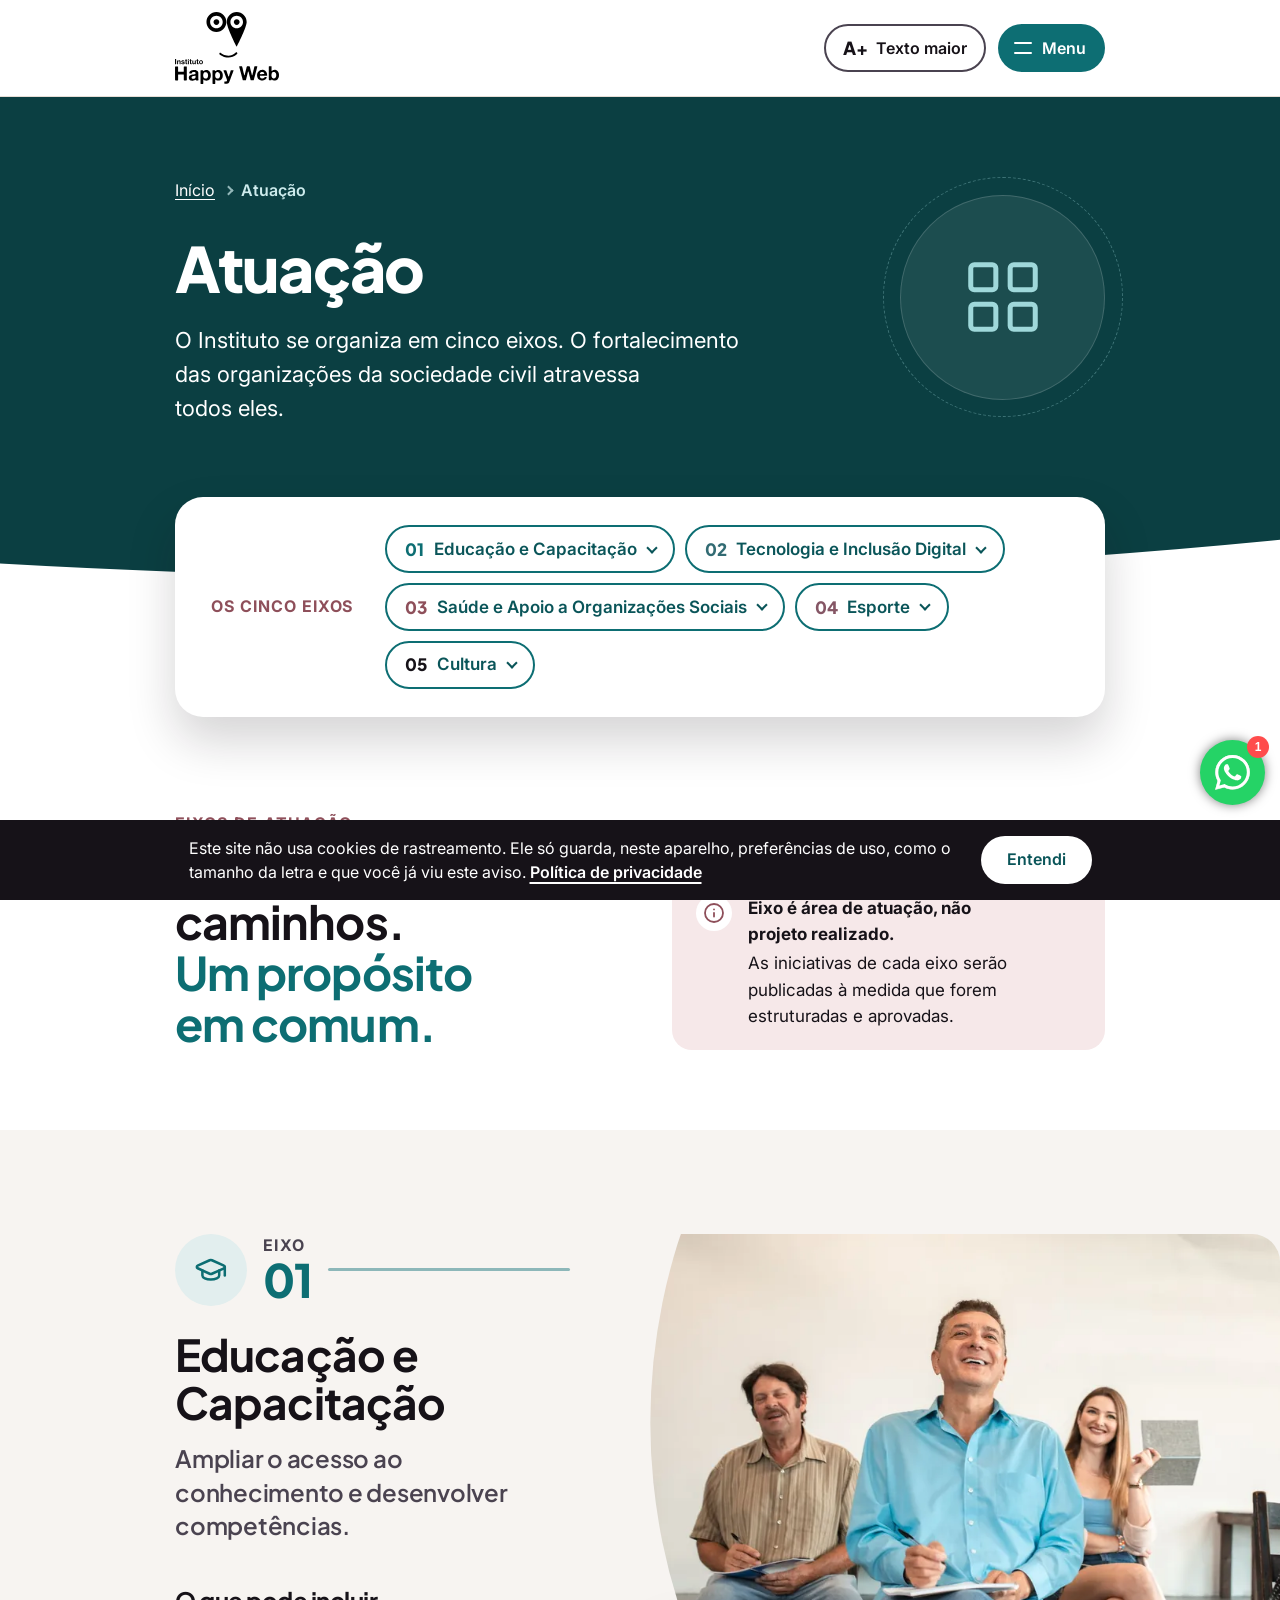
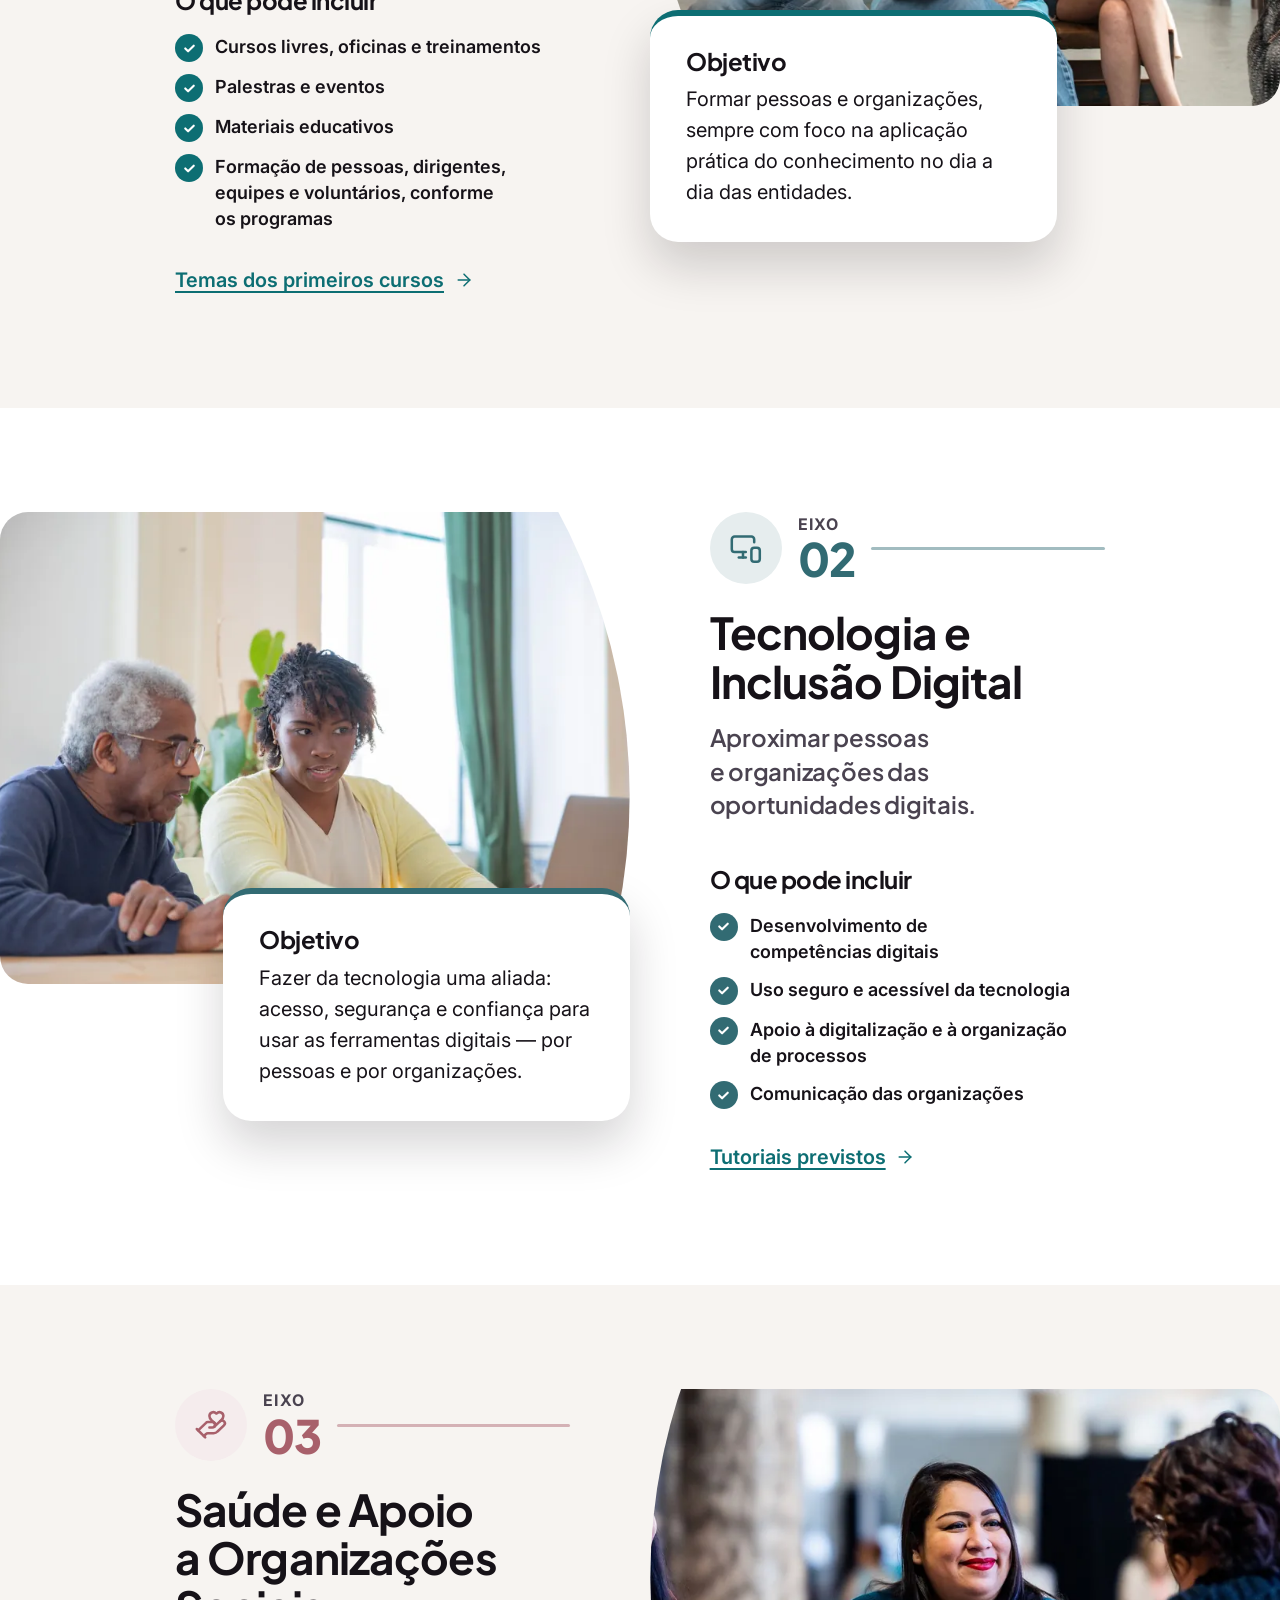
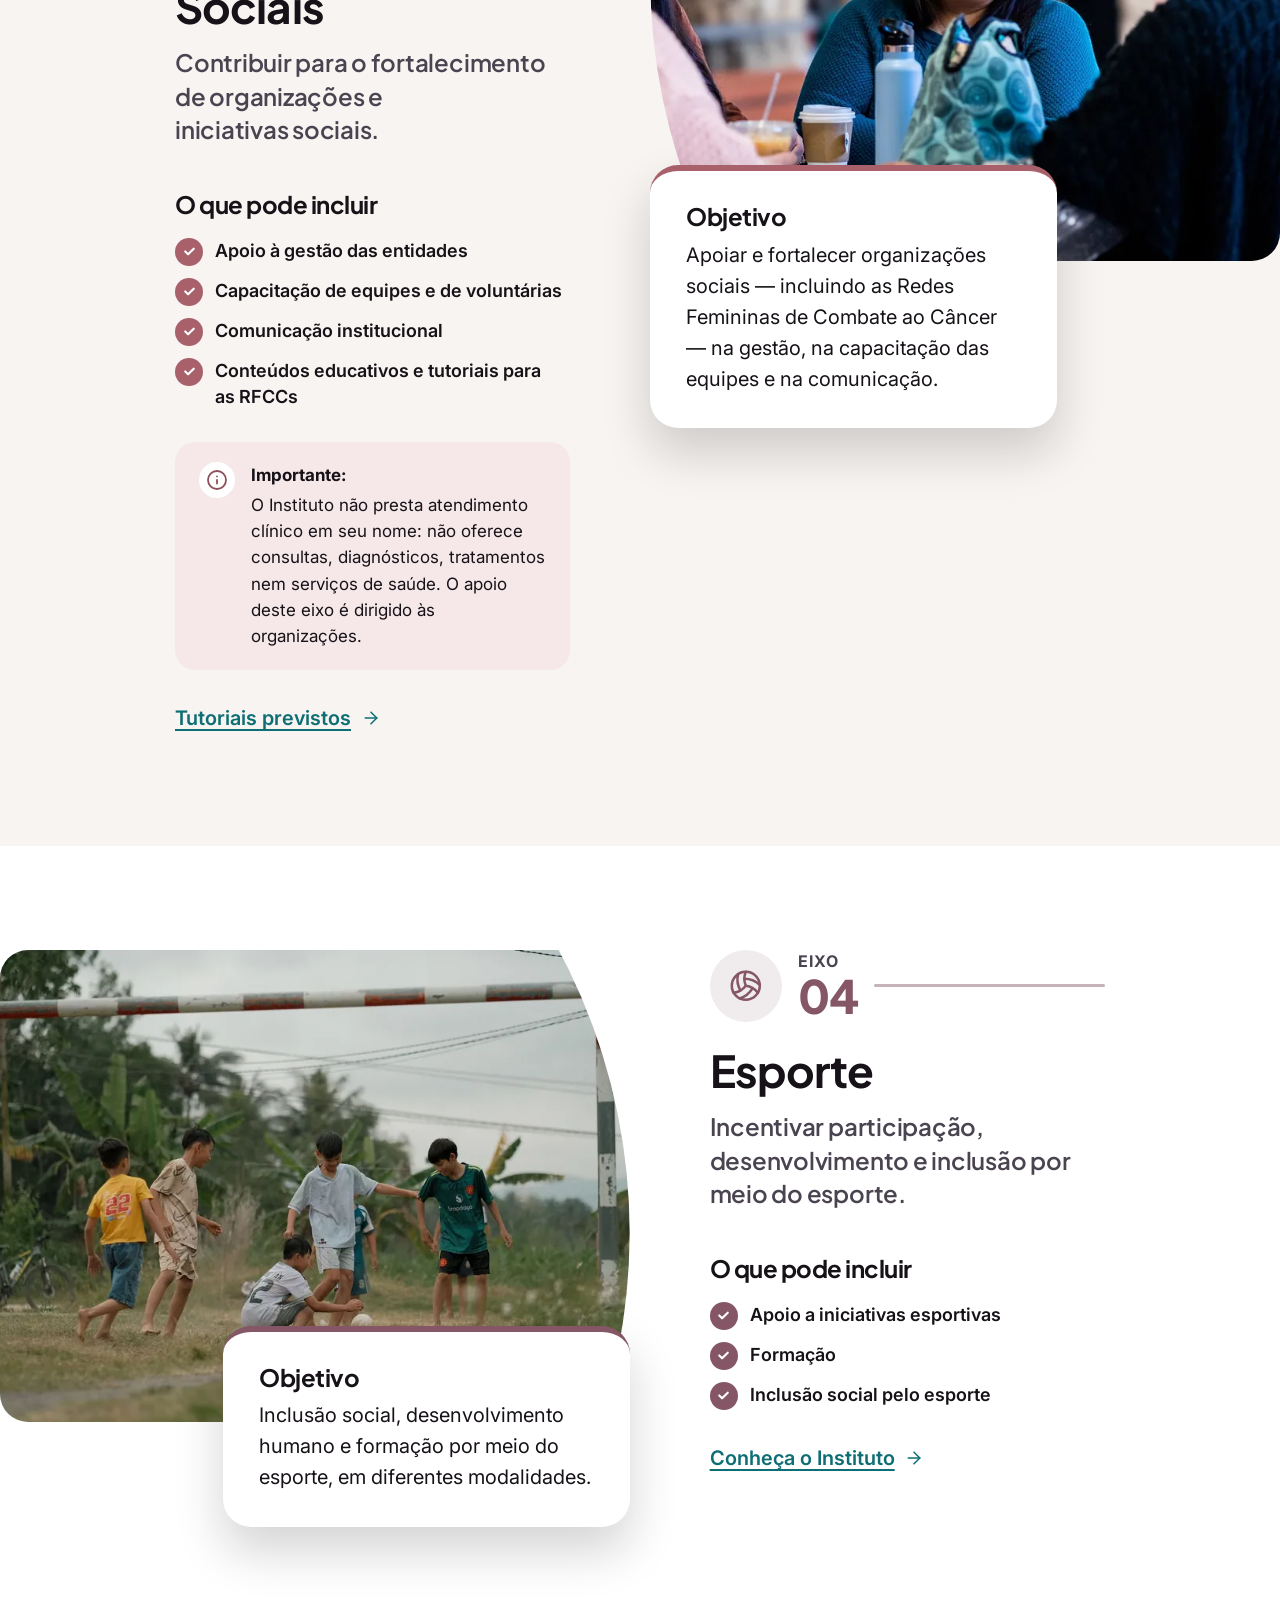
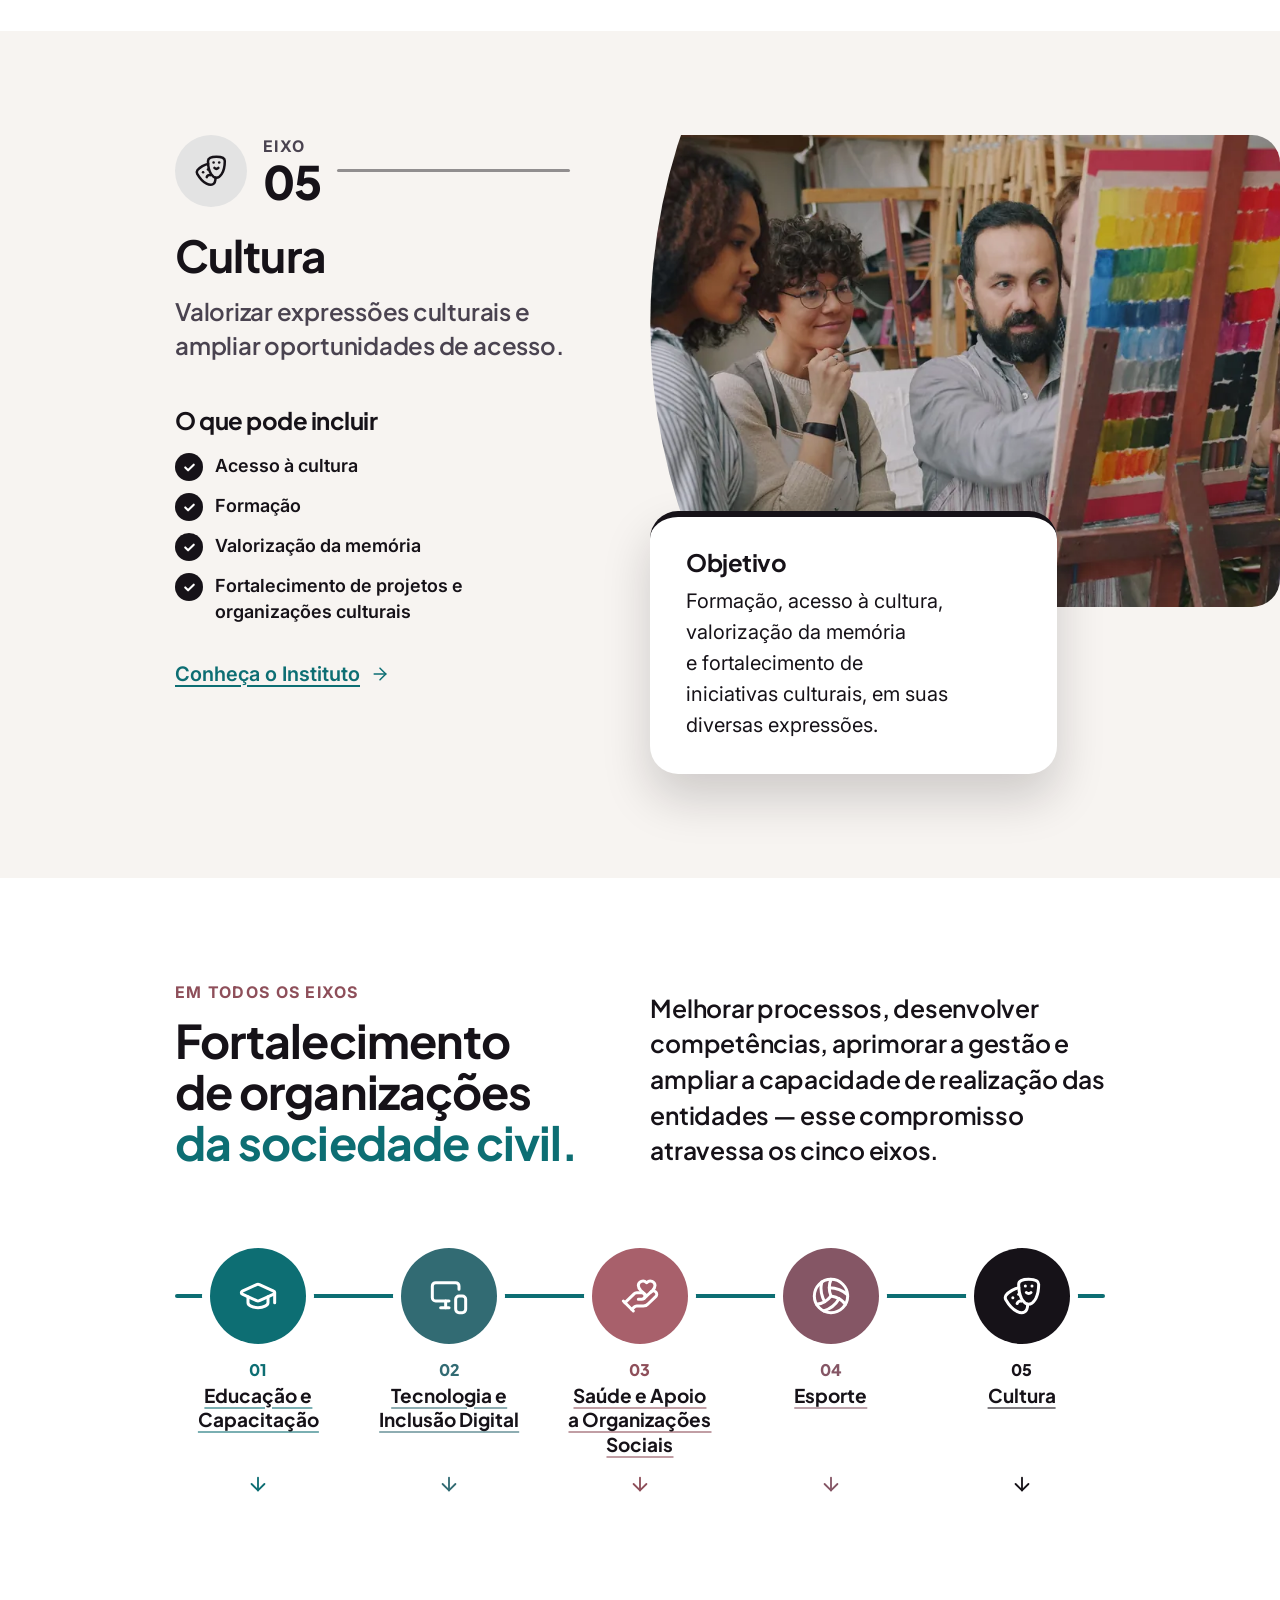
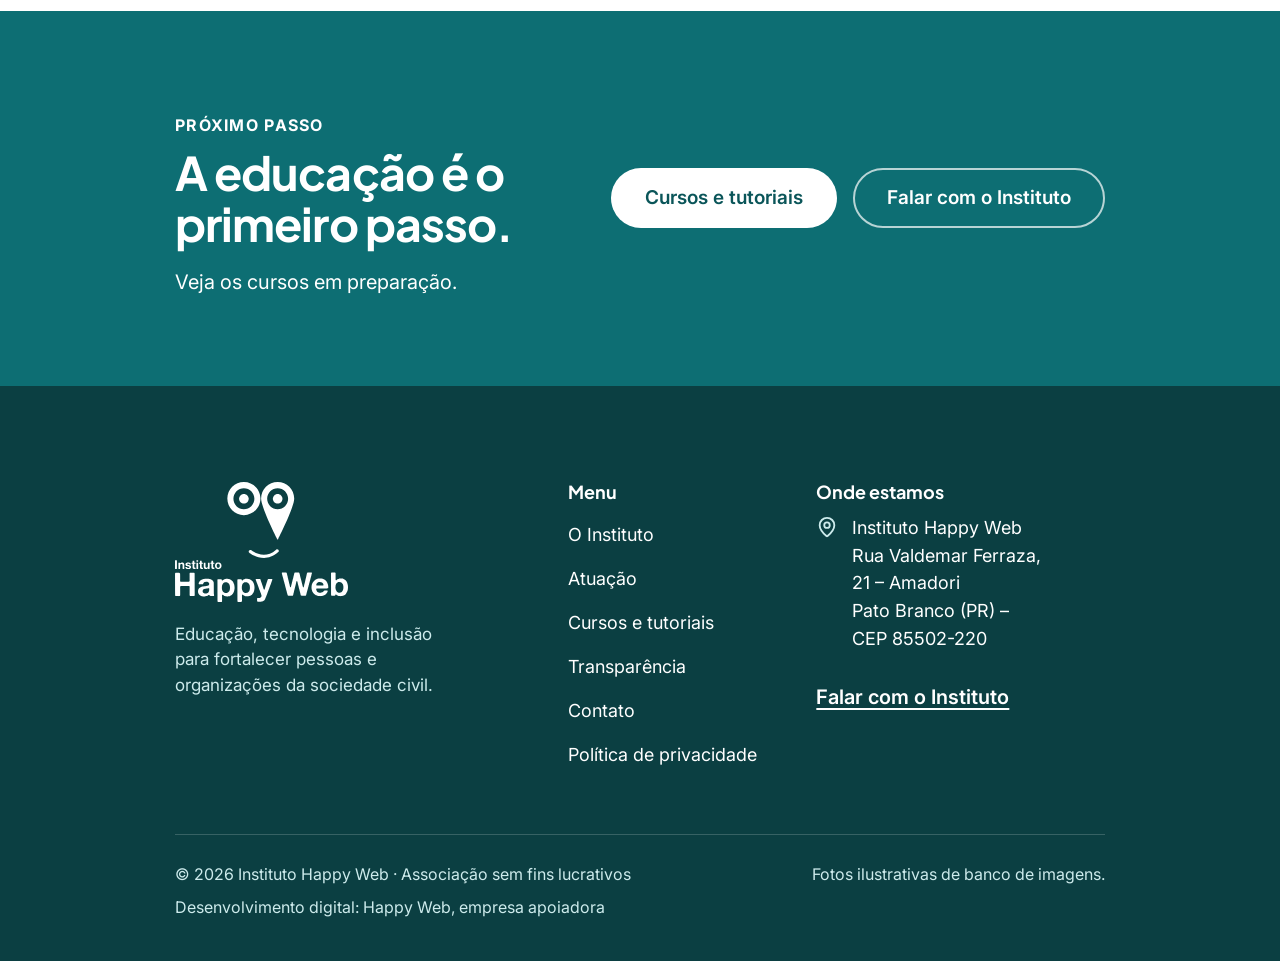
<file: src/html/atuacao.html>
<!doctype html>
<html lang="pt-BR">
<head>
	<meta charset="utf-8">
	<meta name="viewport" content="width=device-width, initial-scale=1">
	<title>Atuação | Instituto Happy Web</title>
	<meta name="description" content="Os cinco eixos de atuação do Instituto Happy Web: educação e capacitação, tecnologia e inclusão digital, saúde e apoio a organizações sociais, esporte e cultura.">
	<meta name="robots" content="noindex, nofollow">
	<link rel="icon" href="../../public/icones/favicon.svg" type="image/svg+xml">
	<link rel="icon" href="../../public/icones/favicon-48.png" sizes="48x48" type="image/png">
	<link rel="apple-touch-icon" href="../../public/icones/apple-touch-icon.png">
	<link rel="preload" href="../../public/fontes/plus-jakarta-sans-latin.woff2" as="font" type="font/woff2" crossorigin>
	<link rel="preload" href="../../public/fontes/inter-latin.woff2" as="font" type="font/woff2" crossorigin>
	<!-- "?v=" muda a cada versão: o navegador baixa os arquivos novos em vez de reaproveitar os antigos -->
	<script src="../js/preferencias.js?v=11.2i3"></script>
	<link rel="stylesheet" href="../css/normalize.css?v=11.2i3">
	<link rel="stylesheet" href="../css/reset.css?v=11.2i3">
	<link rel="stylesheet" href="../css/style-global.css?v=11.2i3">
	<link rel="stylesheet" href="../css/paginas.css?v=11.2i3">
	<link rel="stylesheet" href="../css/atuacao.css?v=11.2i3">
	<script defer src="../js/funções-global.js?v=11.2i3"></script>
</head>
<body>
	<a class="pular" href="#conteudo">Pular para o conteúdo</a>

	<!-- ============================== CABEÇALHO ============================== -->
	<header class="cabecalho">
		<div class="cabecalho__dentro conteudo">
			<a class="cabecalho__marca" href="../index.html">
				<img src="../../public/imagens/marca/instituto-happy-web-preto.svg" alt="Instituto Happy Web — página inicial" width="104" height="72">
			</a>
			<nav class="menu" aria-label="Menu principal">
				<ul class="menu__lista">
					<li><a href="./o-instituto.html">O Instituto</a></li>
					<li><a href="./atuacao.html" aria-current="page">Atuação</a></li>
					<li><a href="./cursos-e-tutoriais.html">Cursos e tutoriais</a></li>
					<li><a href="./transparencia.html">Transparência</a></li>
				</ul>
			</nav>
			<div class="cabecalho__acoes">
				<button class="botao-texto" type="button" data-texto-maior>
					<span class="botao-texto__a" data-texto-sinal>A+</span>
					<span class="botao-texto__rotulo" data-texto-rotulo>Texto maior</span>
				</button>
				<a class="botao botao--primario cabecalho__falar" href="./contato.html">Falar com o Instituto</a>
				<button class="botao-menu" type="button" aria-expanded="false" aria-controls="painel" data-menu-abrir>
					<span class="botao-menu__traços" aria-hidden="true"></span>
					<span>Menu</span>
				</button>
			</div>
		</div>
	</header>

	<!-- painel do menu (celular, tablet e computador com "Texto maior") -->
	<div class="painel" id="painel" data-painel role="dialog" aria-modal="true" aria-label="Menu" hidden>
		<div class="painel__topo conteudo">
			<a class="cabecalho__marca" href="../index.html">
				<img src="../../public/imagens/marca/instituto-happy-web-preto.svg" alt="Instituto Happy Web — página inicial" width="104" height="72">
			</a>
			<button class="botao-menu botao-menu--fechar" type="button" data-menu-fechar>
				<span class="botao-menu__traços" aria-hidden="true"></span>
				<span>Fechar</span>
			</button>
		</div>
		<nav class="painel__menu conteudo" aria-label="Menu principal no celular">
			<ul>
				<li><a href="../index.html">Início</a></li>
				<li><a href="./o-instituto.html">O Instituto</a></li>
				<li><a href="./atuacao.html" aria-current="page">Atuação</a></li>
				<li><a href="./cursos-e-tutoriais.html">Cursos e tutoriais</a></li>
				<li><a href="./transparencia.html">Transparência</a></li>
			</ul>
			<a class="botao botao--primario painel__falar" href="./contato.html">Falar com o Instituto</a>
			<address class="painel__endereco">Rua Valdemar Ferraza, <span class="sem-quebra">21 – Amadori</span><br>Pato&nbsp;Branco&nbsp;(PR) – <span class="sem-quebra">CEP 85502-220</span></address>
		</nav>
	</div>

	<main id="conteudo" tabindex="-1">

		<!-- ============================== ABERTURA ============================== -->
		<section class="pagina-abertura" aria-labelledby="pagina-titulo">
			<div class="pagina-abertura__dentro conteudo">
				<div class="pagina-abertura__texto">
					<nav class="migalhas hw-entra hw-entra--texto" aria-label="Você está em">
						<ol>
							<li><a href="../index.html">Início</a></li>
							<li><span aria-current="page">Atuação</span></li>
						</ol>
					</nav>
					<h1 class="pagina-abertura__titulo hw-entra hw-entra--texto" id="pagina-titulo">Atuação</h1>
					<p class="pagina-abertura__subtitulo hw-entra hw-entra--texto">O Instituto se organiza em cinco eixos. O fortalecimento das organizações da sociedade civil atravessa todos eles.</p>
				</div>
				<div class="pagina-abertura__icone hw-entra hw-entra--icone" aria-hidden="true">
					<svg viewBox="0 0 24 24" fill="none" stroke="currentColor" stroke-width="1.4" stroke-linecap="round" stroke-linejoin="round" focusable="false"><rect width="7" height="7" x="3" y="3" rx="1"/><rect width="7" height="7" x="14" y="3" rx="1"/><rect width="7" height="7" x="14" y="14" rx="1"/><rect width="7" height="7" x="3" y="14" rx="1"/></svg>
				</div>
			</div>
		</section>

		<nav class="sumario atuacao-sumario conteudo" aria-labelledby="sumario-titulo">
			<div class="sumario__cartao hw-entra hw-entra--cartao">
				<h2 class="sumario__titulo" id="sumario-titulo">Os cinco eixos</h2>
				<ul class="sumario__lista">
					<li><a href="#educacao-e-capacitacao" style="--cor: var(--eixo-1)"><span class="sumario__num" aria-hidden="true">01</span>Educação e Capacitação</a></li>
					<li><a href="#tecnologia-e-inclusao-digital" style="--cor: var(--eixo-2)"><span class="sumario__num" aria-hidden="true">02</span>Tecnologia e Inclusão Digital</a></li>
					<li><a href="#saude-e-apoio-a-organizacoes-sociais" style="--cor: var(--eixo-3); --cor-texto: var(--rosa-profundo)"><span class="sumario__num" aria-hidden="true">03</span>Saúde e Apoio a Organizações Sociais</a></li>
					<li><a href="#esporte" style="--cor: var(--eixo-4)"><span class="sumario__num" aria-hidden="true">04</span>Esporte</a></li>
					<li><a href="#cultura" style="--cor: var(--eixo-5)"><span class="sumario__num" aria-hidden="true">05</span>Cultura</a></li>
				</ul>
			</div>
		</nav>

		<!-- ============================== COMO LER OS EIXOS ============================== -->
		<section class="secao secao--branca eixos-intro" aria-labelledby="eixos-intro-titulo">
			<div class="eixos-intro__grade conteudo">
				<div>
					<p class="rotulo hw-entra hw-entra--texto">Eixos de atuação</p>
					<h2 class="titulo-secao hw-entra hw-entra--texto" id="eixos-intro-titulo">Diferentes caminhos. <span class="destaque">Um propósito em comum.</span></h2>
				</div>
				<div class="nota eixos-intro__nota hw-entra hw-entra--texto">
					<svg viewBox="0 0 24 24" fill="none" stroke="currentColor" stroke-width="2" stroke-linecap="round" stroke-linejoin="round" aria-hidden="true" focusable="false"><circle cx="12" cy="12" r="10"/><path d="M12 16v-4"/><path d="M12 8h.01"/></svg>
					<p><strong>Eixo é área de atuação, não projeto realizado.</strong> As iniciativas de cada eixo serão publicadas à medida que forem estruturadas e aprovadas.</p>
				</div>
			</div>
		</section>

		<!-- ============================== EIXO 01. EDUCAÇÃO E CAPACITAÇÃO ============================== -->
		<section class="secao secao--papel eixo-bloco eixo-bloco--foto-dir" id="educacao-e-capacitacao" style="--cor: var(--eixo-1)" aria-labelledby="eixo-1-titulo">
			<div class="eixo-bloco__grade conteudo">
				<div class="eixo-bloco__cabeca">
					<div class="eixo-bloco__marca" aria-hidden="true">
						<span class="eixo-bloco__icone hw-entra hw-entra--icone"><svg viewBox="0 0 24 24" fill="none" stroke="currentColor" stroke-width="1.8" stroke-linecap="round" stroke-linejoin="round" focusable="false"><path d="M21.42 10.922a1 1 0 0 0-.019-1.838L12.83 5.18a2 2 0 0 0-1.66 0L2.6 9.08a1 1 0 0 0 0 1.832l8.57 3.908a2 2 0 0 0 1.66 0z"/><path d="M22 10v6"/><path d="M6 12.5V16a6 3 0 0 0 12 0v-3.5"/></svg></span>
						<span class="eixo-bloco__num hw-entra hw-entra--texto"><span class="eixo-bloco__palavra">Eixo</span>01</span>
					</div>
					<h2 class="eixo-bloco__titulo hw-entra hw-entra--texto" id="eixo-1-titulo"><span class="visualmente-oculto">Eixo 01: </span>Educação e Capacitação</h2>
					<p class="eixo-bloco__resumo hw-entra hw-entra--texto">Ampliar o acesso ao conhecimento e desenvolver competências.</p>
				</div>
				<div class="eixo-bloco__midia">
					<figure class="foto-arco foto-arco--esq eixo-bloco__foto hw-entra hw-entra--dir">
							<img src="../../public/imagens/fotos/eixo-educacao-1200.webp?v=p1"
								srcset="../../public/imagens/fotos/eixo-educacao-600.webp?v=p1 600w, ../../public/imagens/fotos/eixo-educacao-900.webp?v=p1 900w, ../../public/imagens/fotos/eixo-educacao-1200.webp?v=p1 1200w, ../../public/imagens/fotos/eixo-educacao-1800.webp?v=p1 1800w"
								sizes="(min-width: 48rem) 50vw, 100vw" width="1800" height="1200" loading="lazy"
								alt="Foto ilustrativa: três adultos sentados lado a lado sorriem enquanto fazem anotações em cadernos, numa sala clara.">
						</figure>
					<div class="eixo-bloco__objetivo hw-entra hw-entra--cartao">
						<h3 class="eixo-bloco__subtitulo">Objetivo</h3>
						<p>Formar pessoas e organizações, sempre com foco na aplicação prática do conhecimento no dia a dia das entidades.</p>
					</div>
				</div>
				<div class="eixo-bloco__lista">
					<h3 class="eixo-bloco__subtitulo hw-entra hw-entra--texto">O que pode incluir</h3>
					<ul class="lista-check hw-entra hw-entra--texto">
							<li>Cursos livres, oficinas e treinamentos</li>
							<li>Palestras e eventos</li>
							<li>Materiais educativos</li>
							<li>Formação de pessoas, dirigentes, equipes e voluntários, conforme os programas</li>
					</ul>
					<a class="link link--solto eixo-bloco__link hw-entra hw-entra--texto" href="./cursos-e-tutoriais.html">Temas dos primeiros cursos<span class="eixo-bloco__seta" aria-hidden="true"><svg viewBox="0 0 24 24" fill="none" stroke="currentColor" stroke-width="1.8" stroke-linecap="round" stroke-linejoin="round" focusable="false"><path d="M5 12h14"/><path d="m12 5 7 7-7 7"/></svg></span></a>
				</div>
			</div>
		</section>

		<!-- ============================== EIXO 02. TECNOLOGIA E INCLUSÃO DIGITAL ============================== -->
		<section class="secao secao--branca eixo-bloco eixo-bloco--foto-esq" id="tecnologia-e-inclusao-digital" style="--cor: var(--eixo-2)" aria-labelledby="eixo-2-titulo">
			<div class="eixo-bloco__grade conteudo">
				<div class="eixo-bloco__cabeca">
					<div class="eixo-bloco__marca" aria-hidden="true">
						<span class="eixo-bloco__icone hw-entra hw-entra--icone"><svg viewBox="0 0 24 24" fill="none" stroke="currentColor" stroke-width="1.8" stroke-linecap="round" stroke-linejoin="round" focusable="false"><path d="M18 8V6a2 2 0 0 0-2-2H4a2 2 0 0 0-2 2v7a2 2 0 0 0 2 2h8"/><path d="M10 19v-3.96 3.15"/><path d="M7 19h5"/><rect width="6" height="10" x="16" y="12" rx="2"/></svg></span>
						<span class="eixo-bloco__num hw-entra hw-entra--texto"><span class="eixo-bloco__palavra">Eixo</span>02</span>
					</div>
					<h2 class="eixo-bloco__titulo hw-entra hw-entra--texto" id="eixo-2-titulo"><span class="visualmente-oculto">Eixo 02: </span>Tecnologia e Inclusão Digital</h2>
					<p class="eixo-bloco__resumo hw-entra hw-entra--texto">Aproximar pessoas e organizações das oportunidades digitais.</p>
				</div>
				<div class="eixo-bloco__midia">
					<figure class="foto-arco foto-arco--dir eixo-bloco__foto hw-entra hw-entra--esq">
							<img src="../../public/imagens/fotos/eixo-tecnologia-1200.webp?v=p1"
								srcset="../../public/imagens/fotos/eixo-tecnologia-600.webp?v=p1 600w, ../../public/imagens/fotos/eixo-tecnologia-900.webp?v=p1 900w, ../../public/imagens/fotos/eixo-tecnologia-1200.webp?v=p1 1200w, ../../public/imagens/fotos/eixo-tecnologia-1800.webp?v=p1 1800w"
								sizes="(min-width: 48rem) 50vw, 100vw" width="1800" height="1200" loading="lazy"
								alt="Foto ilustrativa: um senhor de óculos e uma mulher de casaco amarelo olham juntos para a tela de um notebook, sentados a uma mesa.">
						</figure>
					<div class="eixo-bloco__objetivo hw-entra hw-entra--cartao">
						<h3 class="eixo-bloco__subtitulo">Objetivo</h3>
						<p>Fazer da tecnologia uma aliada: acesso, segurança e confiança para usar as ferramentas digitais — por pessoas e por organizações.</p>
					</div>
				</div>
				<div class="eixo-bloco__lista">
					<h3 class="eixo-bloco__subtitulo hw-entra hw-entra--texto">O que pode incluir</h3>
					<ul class="lista-check hw-entra hw-entra--texto">
							<li>Desenvolvimento de competências digitais</li>
							<li>Uso seguro e acessível da tecnologia</li>
							<li>Apoio à digitalização e à organização de processos</li>
							<li>Comunicação das organizações</li>
					</ul>
					<a class="link link--solto eixo-bloco__link hw-entra hw-entra--texto" href="./cursos-e-tutoriais.html#tutoriais">Tutoriais previstos<span class="eixo-bloco__seta" aria-hidden="true"><svg viewBox="0 0 24 24" fill="none" stroke="currentColor" stroke-width="1.8" stroke-linecap="round" stroke-linejoin="round" focusable="false"><path d="M5 12h14"/><path d="m12 5 7 7-7 7"/></svg></span></a>
				</div>
			</div>
		</section>

		<!-- ============================== EIXO 03. SAÚDE E APOIO A ORGANIZAÇÕES SOCIAIS ============================== -->
		<section class="secao secao--papel eixo-bloco eixo-bloco--foto-dir" id="saude-e-apoio-a-organizacoes-sociais" style="--cor: var(--eixo-3)" aria-labelledby="eixo-3-titulo">
			<div class="eixo-bloco__grade conteudo">
				<div class="eixo-bloco__cabeca">
					<div class="eixo-bloco__marca" aria-hidden="true">
						<span class="eixo-bloco__icone hw-entra hw-entra--icone"><svg viewBox="0 0 24 24" fill="none" stroke="currentColor" stroke-width="1.8" stroke-linecap="round" stroke-linejoin="round" focusable="false"><path d="M11 14h2a2 2 0 0 0 0-4h-3c-.6 0-1.1.2-1.4.6L3 16"/><path d="m14.45 13.39 5.05-4.694C20.196 8 21 6.85 21 5.75a2.75 2.75 0 0 0-4.797-1.837.276.276 0 0 1-.406 0A2.75 2.75 0 0 0 11 5.75c0 1.2.802 2.248 1.5 2.946L16 11.95"/><path d="m2 15 6 6"/><path d="m7 20 1.6-1.4c.3-.4.8-.6 1.4-.6h4c1.1 0 2.1-.4 2.8-1.2l4.6-4.4a1 1 0 0 0-2.75-2.91"/></svg></span>
						<span class="eixo-bloco__num hw-entra hw-entra--texto"><span class="eixo-bloco__palavra">Eixo</span>03</span>
					</div>
					<h2 class="eixo-bloco__titulo hw-entra hw-entra--texto" id="eixo-3-titulo"><span class="visualmente-oculto">Eixo 03: </span>Saúde e Apoio a Organizações Sociais</h2>
					<p class="eixo-bloco__resumo hw-entra hw-entra--texto">Contribuir para o fortalecimento de organizações e iniciativas sociais.</p>
				</div>
				<div class="eixo-bloco__midia">
					<figure class="foto-arco foto-arco--esq eixo-bloco__foto hw-entra hw-entra--dir">
							<img src="../../public/imagens/fotos/eixo-saude-1200.webp?v=p1"
								srcset="../../public/imagens/fotos/eixo-saude-600.webp?v=p1 600w, ../../public/imagens/fotos/eixo-saude-900.webp?v=p1 900w, ../../public/imagens/fotos/eixo-saude-1200.webp?v=p1 1200w, ../../public/imagens/fotos/eixo-saude-1800.webp?v=p1 1800w"
								sizes="(min-width: 48rem) 50vw, 100vw" width="1800" height="1200" loading="lazy"
								alt="Foto ilustrativa: mulheres conversam sorrindo em volta de uma mesa com copos de café.">
						</figure>
					<div class="eixo-bloco__objetivo hw-entra hw-entra--cartao">
						<h3 class="eixo-bloco__subtitulo">Objetivo</h3>
						<p>Apoiar e fortalecer organizações sociais — incluindo as Redes Femininas de Combate ao Câncer — na gestão, na capacitação das equipes e na comunicação.</p>
					</div>
				</div>
				<div class="eixo-bloco__lista">
					<h3 class="eixo-bloco__subtitulo hw-entra hw-entra--texto">O que pode incluir</h3>
					<ul class="lista-check hw-entra hw-entra--texto">
							<li>Apoio à gestão das entidades</li>
							<li>Capacitação de equipes e de voluntárias</li>
							<li>Comunicação institucional</li>
							<li>Conteúdos educativos e tutoriais para as RFCCs</li>
					</ul>
						<div class="nota eixo-bloco__importante hw-entra hw-entra--texto">
							<svg viewBox="0 0 24 24" fill="none" stroke="currentColor" stroke-width="2" stroke-linecap="round" stroke-linejoin="round" aria-hidden="true" focusable="false"><circle cx="12" cy="12" r="10"/><path d="M12 16v-4"/><path d="M12 8h.01"/></svg>
							<p><strong>Importante:</strong> O Instituto não presta atendimento clínico em seu nome: não oferece consultas, diagnósticos, tratamentos nem serviços de saúde. O apoio deste eixo é dirigido às organizações.</p>
						</div>
					<a class="link link--solto eixo-bloco__link hw-entra hw-entra--texto" href="./cursos-e-tutoriais.html#tutoriais">Tutoriais previstos<span class="eixo-bloco__seta" aria-hidden="true"><svg viewBox="0 0 24 24" fill="none" stroke="currentColor" stroke-width="1.8" stroke-linecap="round" stroke-linejoin="round" focusable="false"><path d="M5 12h14"/><path d="m12 5 7 7-7 7"/></svg></span></a>
				</div>
			</div>
		</section>

		<!-- ============================== EIXO 04. ESPORTE ============================== -->
		<section class="secao secao--branca eixo-bloco eixo-bloco--foto-esq" id="esporte" style="--cor: var(--eixo-4)" aria-labelledby="eixo-4-titulo">
			<div class="eixo-bloco__grade conteudo">
				<div class="eixo-bloco__cabeca">
					<div class="eixo-bloco__marca" aria-hidden="true">
						<span class="eixo-bloco__icone hw-entra hw-entra--icone"><svg viewBox="0 0 24 24" fill="none" stroke="currentColor" stroke-width="1.8" stroke-linecap="round" stroke-linejoin="round" focusable="false"><path d="M11 7a16 16 20 0 1 10.98 4.362"/><path d="M12 12a13 13 0 0 1-8.66 5"/><path d="M16.83 13.634a16 16 0 0 1-9.267 7.328"/><path d="M20.66 17A13 13 0 0 0 12 12a13 13 0 0 1 0-10"/><path d="M8.17 15.366a16 16 0 0 1-1.713-11.69"/><circle cx="12" cy="12" r="10"/></svg></span>
						<span class="eixo-bloco__num hw-entra hw-entra--texto"><span class="eixo-bloco__palavra">Eixo</span>04</span>
					</div>
					<h2 class="eixo-bloco__titulo hw-entra hw-entra--texto" id="eixo-4-titulo"><span class="visualmente-oculto">Eixo 04: </span>Esporte</h2>
					<p class="eixo-bloco__resumo hw-entra hw-entra--texto">Incentivar participação, desenvolvimento e inclusão por meio do esporte.</p>
				</div>
				<div class="eixo-bloco__midia">
					<figure class="foto-arco foto-arco--dir eixo-bloco__foto hw-entra hw-entra--esq">
							<img src="../../public/imagens/fotos/eixo-esporte-1200.webp?v=p1"
								srcset="../../public/imagens/fotos/eixo-esporte-600.webp?v=p1 600w, ../../public/imagens/fotos/eixo-esporte-900.webp?v=p1 900w, ../../public/imagens/fotos/eixo-esporte-1200.webp?v=p1 1200w, ../../public/imagens/fotos/eixo-esporte-1800.webp?v=p1 1800w"
								sizes="(min-width: 48rem) 50vw, 100vw" width="1800" height="1200" loading="lazy"
								alt="Foto ilustrativa: um grupo de meninos joga futebol num campo de grama, perto de uma trave.">
						</figure>
					<div class="eixo-bloco__objetivo hw-entra hw-entra--cartao">
						<h3 class="eixo-bloco__subtitulo">Objetivo</h3>
						<p>Inclusão social, desenvolvimento humano e formação por meio do esporte, em diferentes modalidades.</p>
					</div>
				</div>
				<div class="eixo-bloco__lista">
					<h3 class="eixo-bloco__subtitulo hw-entra hw-entra--texto">O que pode incluir</h3>
					<ul class="lista-check hw-entra hw-entra--texto">
							<li>Apoio a iniciativas esportivas</li>
							<li>Formação</li>
							<li>Inclusão social pelo esporte</li>
					</ul>
					<a class="link link--solto eixo-bloco__link hw-entra hw-entra--texto" href="./o-instituto.html">Conheça o Instituto<span class="eixo-bloco__seta" aria-hidden="true"><svg viewBox="0 0 24 24" fill="none" stroke="currentColor" stroke-width="1.8" stroke-linecap="round" stroke-linejoin="round" focusable="false"><path d="M5 12h14"/><path d="m12 5 7 7-7 7"/></svg></span></a>
				</div>
			</div>
		</section>

		<!-- ============================== EIXO 05. CULTURA ============================== -->
		<section class="secao secao--papel eixo-bloco eixo-bloco--foto-dir" id="cultura" style="--cor: var(--eixo-5)" aria-labelledby="eixo-5-titulo">
			<div class="eixo-bloco__grade conteudo">
				<div class="eixo-bloco__cabeca">
					<div class="eixo-bloco__marca" aria-hidden="true">
						<span class="eixo-bloco__icone hw-entra hw-entra--icone"><svg viewBox="0 0 24 24" fill="none" stroke="currentColor" stroke-width="1.8" stroke-linecap="round" stroke-linejoin="round" focusable="false"><path d="M10 11h.01"/><path d="M14 6h.01"/><path d="M18 6h.01"/><path d="M6.5 13.1h.01"/><path d="M22 5c0 9-4 12-6 12s-6-3-6-12c0-2 2-3 6-3s6 1 6 3"/><path d="M17.4 9.9c-.8.8-2 .8-2.8 0"/><path d="M10.1 7.1C9 7.2 7.7 7.7 6 8.6c-3.5 2-4.7 3.9-3.7 5.6 4.5 7.8 9.5 8.4 11.2 7.4.9-.5 1.9-2.1 1.9-4.7"/><path d="M9.1 16.5c.3-1.1 1.4-1.7 2.4-1.4"/></svg></span>
						<span class="eixo-bloco__num hw-entra hw-entra--texto"><span class="eixo-bloco__palavra">Eixo</span>05</span>
					</div>
					<h2 class="eixo-bloco__titulo hw-entra hw-entra--texto" id="eixo-5-titulo"><span class="visualmente-oculto">Eixo 05: </span>Cultura</h2>
					<p class="eixo-bloco__resumo hw-entra hw-entra--texto">Valorizar expressões culturais e ampliar oportunidades de acesso.</p>
				</div>
				<div class="eixo-bloco__midia">
					<figure class="foto-arco foto-arco--esq eixo-bloco__foto hw-entra hw-entra--dir">
							<img src="../../public/imagens/fotos/eixo-cultura-1200.webp?v=p1"
								srcset="../../public/imagens/fotos/eixo-cultura-600.webp?v=p1 600w, ../../public/imagens/fotos/eixo-cultura-900.webp?v=p1 900w, ../../public/imagens/fotos/eixo-cultura-1200.webp?v=p1 1200w, ../../public/imagens/fotos/eixo-cultura-1800.webp?v=p1 1800w"
								sizes="(min-width: 48rem) 50vw, 100vw" width="1800" height="1200" loading="lazy"
								alt="Foto ilustrativa: três pessoas de avental observam um homem que mostra uma tela com faixas de tinta colorida, num ateliê de pintura.">
						</figure>
					<div class="eixo-bloco__objetivo hw-entra hw-entra--cartao">
						<h3 class="eixo-bloco__subtitulo">Objetivo</h3>
						<p>Formação, acesso à cultura, valorização da memória e fortalecimento de iniciativas culturais, em suas diversas expressões.</p>
					</div>
				</div>
				<div class="eixo-bloco__lista">
					<h3 class="eixo-bloco__subtitulo hw-entra hw-entra--texto">O que pode incluir</h3>
					<ul class="lista-check hw-entra hw-entra--texto">
							<li>Acesso à cultura</li>
							<li>Formação</li>
							<li>Valorização da memória</li>
							<li>Fortalecimento de projetos e organizações culturais</li>
					</ul>
					<a class="link link--solto eixo-bloco__link hw-entra hw-entra--texto" href="./o-instituto.html">Conheça o Instituto<span class="eixo-bloco__seta" aria-hidden="true"><svg viewBox="0 0 24 24" fill="none" stroke="currentColor" stroke-width="1.8" stroke-linecap="round" stroke-linejoin="round" focusable="false"><path d="M5 12h14"/><path d="m12 5 7 7-7 7"/></svg></span></a>
				</div>
			</div>
		</section>

		<!-- ============================== EM TODOS OS EIXOS ============================== -->
		<section class="secao secao--branca transversal" id="em-todos-os-eixos" aria-labelledby="transversal-titulo">
			<div class="conteudo">
				<div class="transversal__cabeca">
					<div>
						<p class="rotulo hw-entra hw-entra--texto">Em todos os eixos</p>
						<h2 class="titulo-secao hw-entra hw-entra--texto" id="transversal-titulo">Fortalecimento de organizações <span class="destaque">da sociedade civil.</span></h2>
					</div>
					<p class="transversal__texto hw-entra hw-entra--texto">Melhorar processos, desenvolver competências, aprimorar a gestão e ampliar a capacidade de realização das entidades — esse compromisso atravessa os cinco eixos.</p>
				</div>
				<ul class="travessia" aria-label="Os cinco eixos">
					<li class="travessia__item hw-entra hw-entra--cartao" style="--cor: var(--eixo-1)">
						<a class="travessia__link" href="#educacao-e-capacitacao">
							<span class="travessia__icone" aria-hidden="true"><svg viewBox="0 0 24 24" fill="none" stroke="currentColor" stroke-width="1.8" stroke-linecap="round" stroke-linejoin="round" focusable="false"><path d="M21.42 10.922a1 1 0 0 0-.019-1.838L12.83 5.18a2 2 0 0 0-1.66 0L2.6 9.08a1 1 0 0 0 0 1.832l8.57 3.908a2 2 0 0 0 1.66 0z"/><path d="M22 10v6"/><path d="M6 12.5V16a6 3 0 0 0 12 0v-3.5"/></svg></span>
							<span class="travessia__nome"><span class="travessia__num" aria-hidden="true">01</span><span class="travessia__texto">Educação e Capacitação</span></span>
							<span class="travessia__seta" aria-hidden="true"><svg viewBox="0 0 24 24" fill="none" stroke="currentColor" stroke-width="2" stroke-linecap="round" stroke-linejoin="round" focusable="false"><path d="M12 5v14"/><path d="m19 12-7 7-7-7"/></svg></span>
						</a>
					</li>
					<li class="travessia__item hw-entra hw-entra--cartao" style="--cor: var(--eixo-2)">
						<a class="travessia__link" href="#tecnologia-e-inclusao-digital">
							<span class="travessia__icone" aria-hidden="true"><svg viewBox="0 0 24 24" fill="none" stroke="currentColor" stroke-width="1.8" stroke-linecap="round" stroke-linejoin="round" focusable="false"><path d="M18 8V6a2 2 0 0 0-2-2H4a2 2 0 0 0-2 2v7a2 2 0 0 0 2 2h8"/><path d="M10 19v-3.96 3.15"/><path d="M7 19h5"/><rect width="6" height="10" x="16" y="12" rx="2"/></svg></span>
							<span class="travessia__nome"><span class="travessia__num" aria-hidden="true">02</span><span class="travessia__texto">Tecnologia e Inclusão Digital</span></span>
							<span class="travessia__seta" aria-hidden="true"><svg viewBox="0 0 24 24" fill="none" stroke="currentColor" stroke-width="2" stroke-linecap="round" stroke-linejoin="round" focusable="false"><path d="M12 5v14"/><path d="m19 12-7 7-7-7"/></svg></span>
						</a>
					</li>
					<li class="travessia__item hw-entra hw-entra--cartao" style="--cor: var(--eixo-3); --cor-texto: var(--rosa-profundo)">
						<a class="travessia__link" href="#saude-e-apoio-a-organizacoes-sociais">
							<span class="travessia__icone" aria-hidden="true"><svg viewBox="0 0 24 24" fill="none" stroke="currentColor" stroke-width="1.8" stroke-linecap="round" stroke-linejoin="round" focusable="false"><path d="M11 14h2a2 2 0 0 0 0-4h-3c-.6 0-1.1.2-1.4.6L3 16"/><path d="m14.45 13.39 5.05-4.694C20.196 8 21 6.85 21 5.75a2.75 2.75 0 0 0-4.797-1.837.276.276 0 0 1-.406 0A2.75 2.75 0 0 0 11 5.75c0 1.2.802 2.248 1.5 2.946L16 11.95"/><path d="m2 15 6 6"/><path d="m7 20 1.6-1.4c.3-.4.8-.6 1.4-.6h4c1.1 0 2.1-.4 2.8-1.2l4.6-4.4a1 1 0 0 0-2.75-2.91"/></svg></span>
							<span class="travessia__nome"><span class="travessia__num" aria-hidden="true">03</span><span class="travessia__texto">Saúde e Apoio a Organizações Sociais</span></span>
							<span class="travessia__seta" aria-hidden="true"><svg viewBox="0 0 24 24" fill="none" stroke="currentColor" stroke-width="2" stroke-linecap="round" stroke-linejoin="round" focusable="false"><path d="M12 5v14"/><path d="m19 12-7 7-7-7"/></svg></span>
						</a>
					</li>
					<li class="travessia__item hw-entra hw-entra--cartao" style="--cor: var(--eixo-4)">
						<a class="travessia__link" href="#esporte">
							<span class="travessia__icone" aria-hidden="true"><svg viewBox="0 0 24 24" fill="none" stroke="currentColor" stroke-width="1.8" stroke-linecap="round" stroke-linejoin="round" focusable="false"><path d="M11 7a16 16 20 0 1 10.98 4.362"/><path d="M12 12a13 13 0 0 1-8.66 5"/><path d="M16.83 13.634a16 16 0 0 1-9.267 7.328"/><path d="M20.66 17A13 13 0 0 0 12 12a13 13 0 0 1 0-10"/><path d="M8.17 15.366a16 16 0 0 1-1.713-11.69"/><circle cx="12" cy="12" r="10"/></svg></span>
							<span class="travessia__nome"><span class="travessia__num" aria-hidden="true">04</span><span class="travessia__texto">Esporte</span></span>
							<span class="travessia__seta" aria-hidden="true"><svg viewBox="0 0 24 24" fill="none" stroke="currentColor" stroke-width="2" stroke-linecap="round" stroke-linejoin="round" focusable="false"><path d="M12 5v14"/><path d="m19 12-7 7-7-7"/></svg></span>
						</a>
					</li>
					<li class="travessia__item hw-entra hw-entra--cartao" style="--cor: var(--eixo-5)">
						<a class="travessia__link" href="#cultura">
							<span class="travessia__icone" aria-hidden="true"><svg viewBox="0 0 24 24" fill="none" stroke="currentColor" stroke-width="1.8" stroke-linecap="round" stroke-linejoin="round" focusable="false"><path d="M10 11h.01"/><path d="M14 6h.01"/><path d="M18 6h.01"/><path d="M6.5 13.1h.01"/><path d="M22 5c0 9-4 12-6 12s-6-3-6-12c0-2 2-3 6-3s6 1 6 3"/><path d="M17.4 9.9c-.8.8-2 .8-2.8 0"/><path d="M10.1 7.1C9 7.2 7.7 7.7 6 8.6c-3.5 2-4.7 3.9-3.7 5.6 4.5 7.8 9.5 8.4 11.2 7.4.9-.5 1.9-2.1 1.9-4.7"/><path d="M9.1 16.5c.3-1.1 1.4-1.7 2.4-1.4"/></svg></span>
							<span class="travessia__nome"><span class="travessia__num" aria-hidden="true">05</span><span class="travessia__texto">Cultura</span></span>
							<span class="travessia__seta" aria-hidden="true"><svg viewBox="0 0 24 24" fill="none" stroke="currentColor" stroke-width="2" stroke-linecap="round" stroke-linejoin="round" focusable="false"><path d="M12 5v14"/><path d="m19 12-7 7-7-7"/></svg></span>
						</a>
					</li>
				</ul>
			</div>
		</section>

		<!-- ============================== PRÓXIMO PASSO ============================== -->
		<section class="faixa-final" aria-labelledby="faixa-final-titulo">
			<div class="faixa-final__dentro conteudo">
				<div>
					<p class="rotulo rotulo--claro hw-entra hw-entra--texto">Próximo passo</p>
					<h2 class="titulo-secao hw-entra hw-entra--texto" id="faixa-final-titulo">A educação é o primeiro passo.</h2>
					<p class="hw-entra hw-entra--texto">Veja os cursos em preparação.</p>
				</div>
				<div class="faixa-final__botoes hw-entra hw-entra--texto">
					<a class="botao botao--claro" href="./cursos-e-tutoriais.html">Cursos e tutoriais</a>
					<a class="botao botao--contorno-claro" href="./contato.html">Falar com o Instituto</a>
				</div>
			</div>
		</section>
	</main>

	<!-- ============================== RODAPÉ ============================== -->
	<footer class="rodape">
		<div class="rodape__grade conteudo">
			<div class="rodape__marca">
				<img src="../../public/imagens/marca/instituto-happy-web-branco.svg" alt="Instituto Happy Web" width="173" height="120">
				<p>Educação, tecnologia e inclusão para fortalecer pessoas e organizações da sociedade civil.</p>
			</div>
			<nav class="rodape__menu" aria-labelledby="rodape-menu-titulo">
				<h2 class="rodape__titulo" id="rodape-menu-titulo">Menu</h2>
				<ul>
					<li><a href="./o-instituto.html">O Instituto</a></li>
					<li><a href="./atuacao.html" aria-current="page">Atuação</a></li>
					<li><a href="./cursos-e-tutoriais.html">Cursos e tutoriais</a></li>
					<li><a href="./transparencia.html">Transparência</a></li>
					<li><a href="./contato.html">Contato</a></li>
					<li><a href="./privacidade.html">Política de privacidade</a></li>
				</ul>
			</nav>
			<div class="rodape__atendimento">
				<h2 class="rodape__titulo">Onde estamos</h2>
				<div class="rodape__sede">
					<svg viewBox="0 0 24 24" fill="none" stroke="currentColor" stroke-width="2" stroke-linecap="round" stroke-linejoin="round" aria-hidden="true" focusable="false"><path d="M20 10c0 4.993-5.539 10.193-7.399 11.799a1 1 0 0 1-1.202 0C9.539 20.193 4 14.993 4 10a8 8 0 0 1 16 0"/><circle cx="12" cy="10" r="3"/></svg>
					<address>Instituto Happy Web<br>Rua Valdemar Ferraza, <span class="sem-quebra">21 – Amadori</span><br>Pato&nbsp;Branco&nbsp;(PR)&nbsp;– <span class="sem-quebra">CEP 85502-220</span></address>
				</div>
				<a class="link link--claro link--solto" href="./contato.html">Falar com o Instituto</a>
			</div>
		</div>
		<div class="rodape__base conteudo hw-entra hw-entra--fio">
			<p>© 2026 Instituto Happy Web · Associação sem fins lucrativos</p>
			<p>Fotos ilustrativas de banco de imagens.</p>
			<p>Desenvolvimento digital: Happy Web, empresa apoiadora</p>
		</div>
	</footer>

	<!-- flutuante e aviso -->
	<!-- botão do WhatsApp: o mesmo do site da Happy Web (23/11/2026). O número fica no funções-global.js (WHATSAPP);
	     enquanto ele estiver vazio, o botão leva à página de Contato -->
	<a class="whatsapp" href="./contato.html" data-whatsapp aria-label="Conversar pelo WhatsApp">
		<svg viewBox="0 0 1219.547 1225.016" width="35" height="35" aria-hidden="true" focusable="false">
			<path fill="#E0E0E0" d="M1041.858 178.02C927.206 63.289 774.753.07 612.325 0 277.617 0 5.232 272.298 5.098 606.991c-.039 106.986 27.915 211.42 81.048 303.476L0 1225.016l321.898-84.406c88.689 48.368 188.547 73.855 290.166 73.896h.258.003c334.654 0 607.08-272.346 607.222-607.023.056-162.208-63.052-314.724-177.689-429.463zm-429.533 933.963h-.197c-90.578-.048-179.402-24.366-256.878-70.339l-18.438-10.93-191.021 50.083 51-186.176-12.013-19.087c-50.525-80.336-77.198-173.175-77.16-268.504.111-278.186 226.507-504.503 504.898-504.503 134.812.056 261.519 52.604 356.814 147.965 95.289 95.36 147.728 222.128 147.688 356.948-.118 278.195-226.522 504.543-504.693 504.543z"/>
			<path fill="#25D366" d="M27.875 1190.114l82.211-300.18c-50.719-87.852-77.391-187.523-77.359-289.602.133-319.398 260.078-579.25 579.469-579.25 155.016.07 300.508 60.398 409.898 169.891 109.414 109.492 169.633 255.031 169.57 409.812-.133 319.406-260.094 579.281-579.445 579.281-.023 0 .016 0 0 0h-.258c-96.977-.031-192.266-24.375-276.898-70.5l-307.188 80.548z"/>
			<path fill="#FFF" fill-rule="evenodd" clip-rule="evenodd" d="M462.273 349.294c-11.234-24.977-23.062-25.477-33.75-25.914-8.742-.375-18.75-.352-28.742-.352-10 0-26.25 3.758-39.992 18.766-13.75 15.008-52.5 51.289-52.5 125.078 0 73.797 53.75 145.102 61.242 155.117 7.5 10 103.758 166.266 256.203 226.383 126.695 49.961 152.477 40.023 179.977 37.523s88.734-36.273 101.234-71.297c12.5-35.016 12.5-65.031 8.75-71.305-3.75-6.25-13.75-10-28.75-17.5s-88.734-43.789-102.484-48.789-23.75-7.5-33.75 7.516c-10 15-38.727 48.773-47.477 58.773-8.75 10.023-17.5 11.273-32.5 3.773-15-7.523-63.305-23.344-120.609-74.438-44.586-39.75-74.688-88.844-83.438-103.859-8.75-15-.938-23.125 6.586-30.602 6.734-6.719 15-17.508 22.5-26.266 7.484-8.758 9.984-15.008 14.984-25.008 5-10.016 2.5-18.773-1.25-26.273s-32.898-81.67-46.234-111.326z"/>
			<path fill="#FFF" d="M1036.898 176.091C923.562 62.677 772.859.185 612.297.114 281.43.114 12.172 269.286 12.039 600.137 12 705.896 39.633 809.13 92.156 900.13L7 1211.067l318.203-83.438c87.672 47.812 186.383 73.008 286.836 73.047h.255.003c330.812 0 600.109-269.219 600.25-600.055.055-160.343-62.328-311.108-175.649-424.53zm-424.601 923.242h-.195c-89.539-.047-177.344-24.086-253.93-69.531l-18.227-10.805-188.828 49.508 50.414-184.039-11.875-18.867c-49.945-79.414-76.312-171.188-76.273-265.422.109-274.992 223.906-498.711 499.102-498.711 133.266.055 258.516 52 352.719 146.266 94.195 94.266 146.031 219.578 145.992 352.852-.118 274.999-223.923 498.749-498.899 498.749z"/>
		</svg>
		<span class="whatsapp__selo" aria-hidden="true">1</span>
	</a>
	<a class="voltar-topo" href="#conteudo" data-voltar-topo hidden>
		<svg viewBox="0 0 24 24" fill="none" stroke="currentColor" stroke-width="2.4" stroke-linecap="round" stroke-linejoin="round" aria-hidden="true" focusable="false"><path d="m5 12 7-7 7 7"/><path d="M12 19V5"/></svg>
		<span class="visualmente-oculto">Voltar ao topo</span>
	</a>
	<div class="aviso-privacidade" data-aviso role="region" aria-label="Aviso de privacidade" hidden>
		<p>Este site não usa cookies de rastreamento. Ele só guarda, neste aparelho, preferências de uso, como o tamanho da letra e que você já viu este aviso. <a class="link link--claro" href="./privacidade.html">Política de privacidade</a></p>
		<button class="botao botao--claro botao--pequeno" type="button" data-aviso-ok>Entendi</button>
	</div>
</body>
</html>
</file>
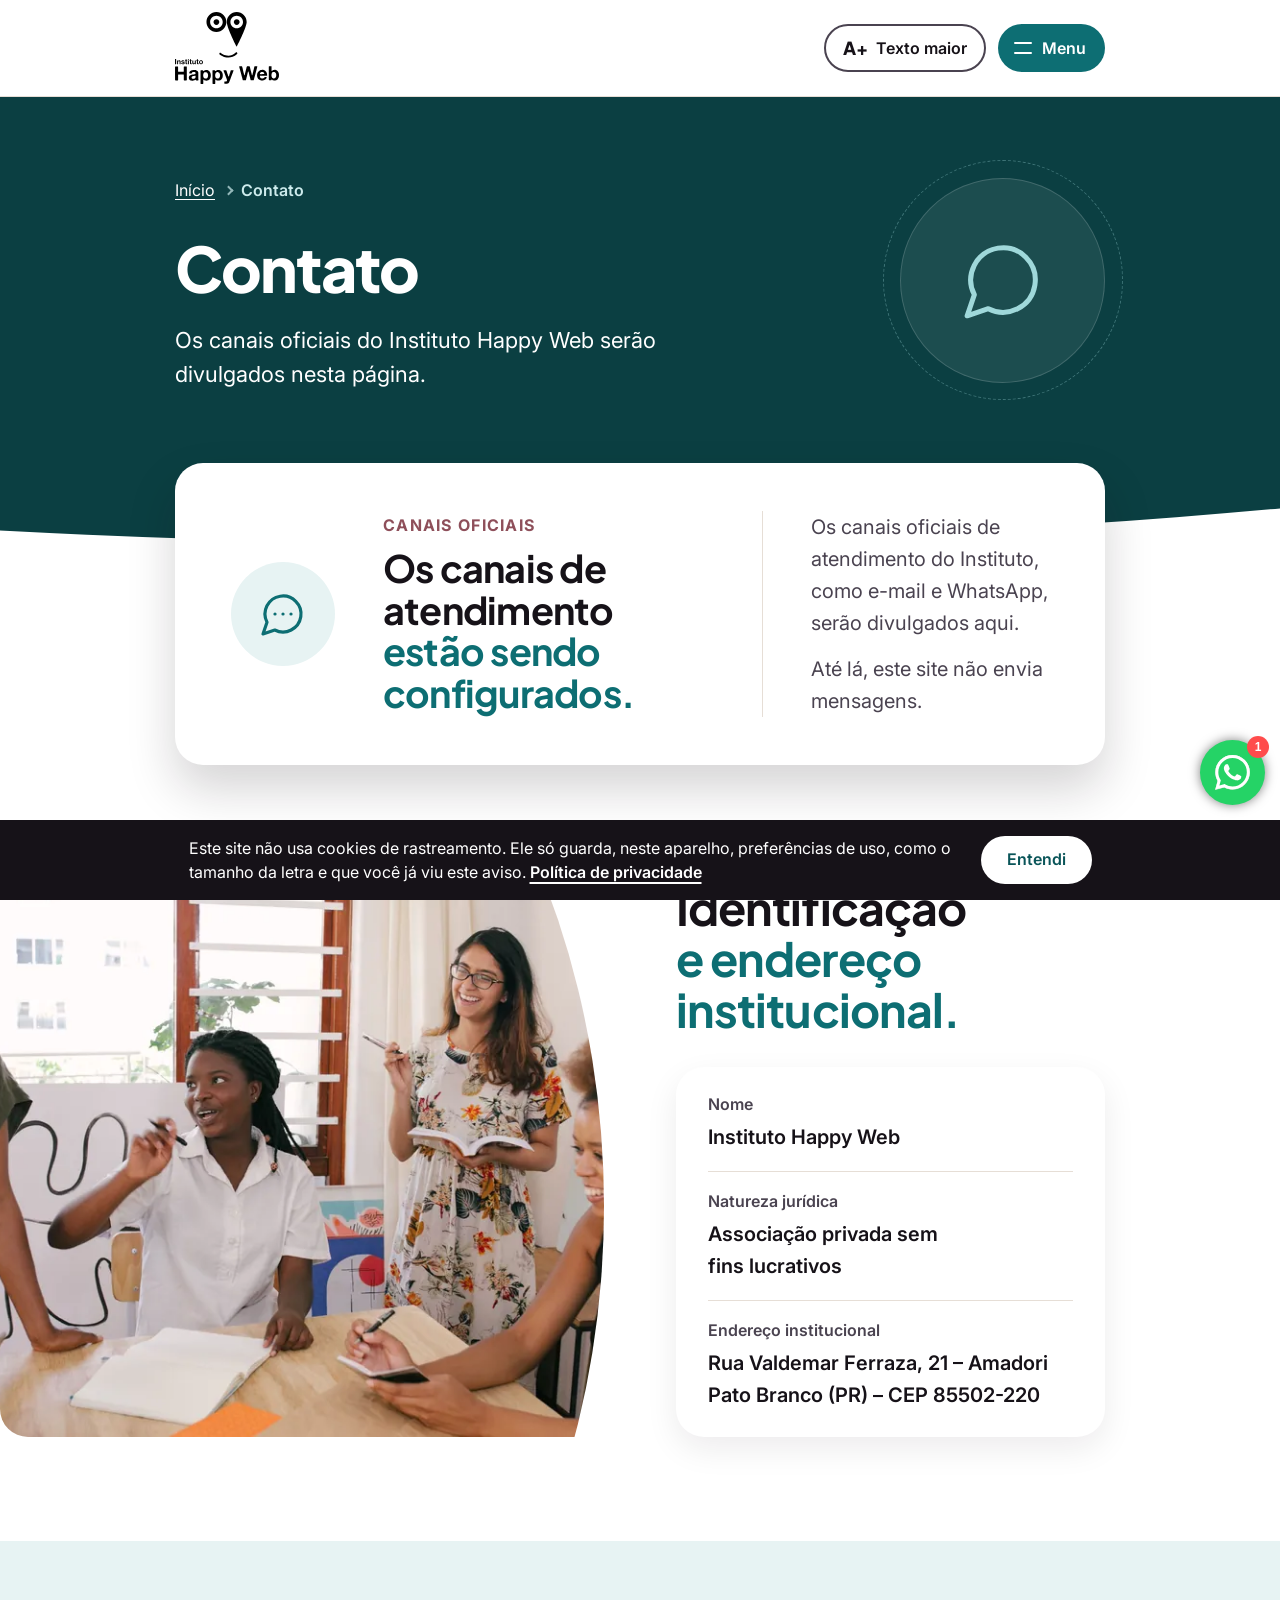
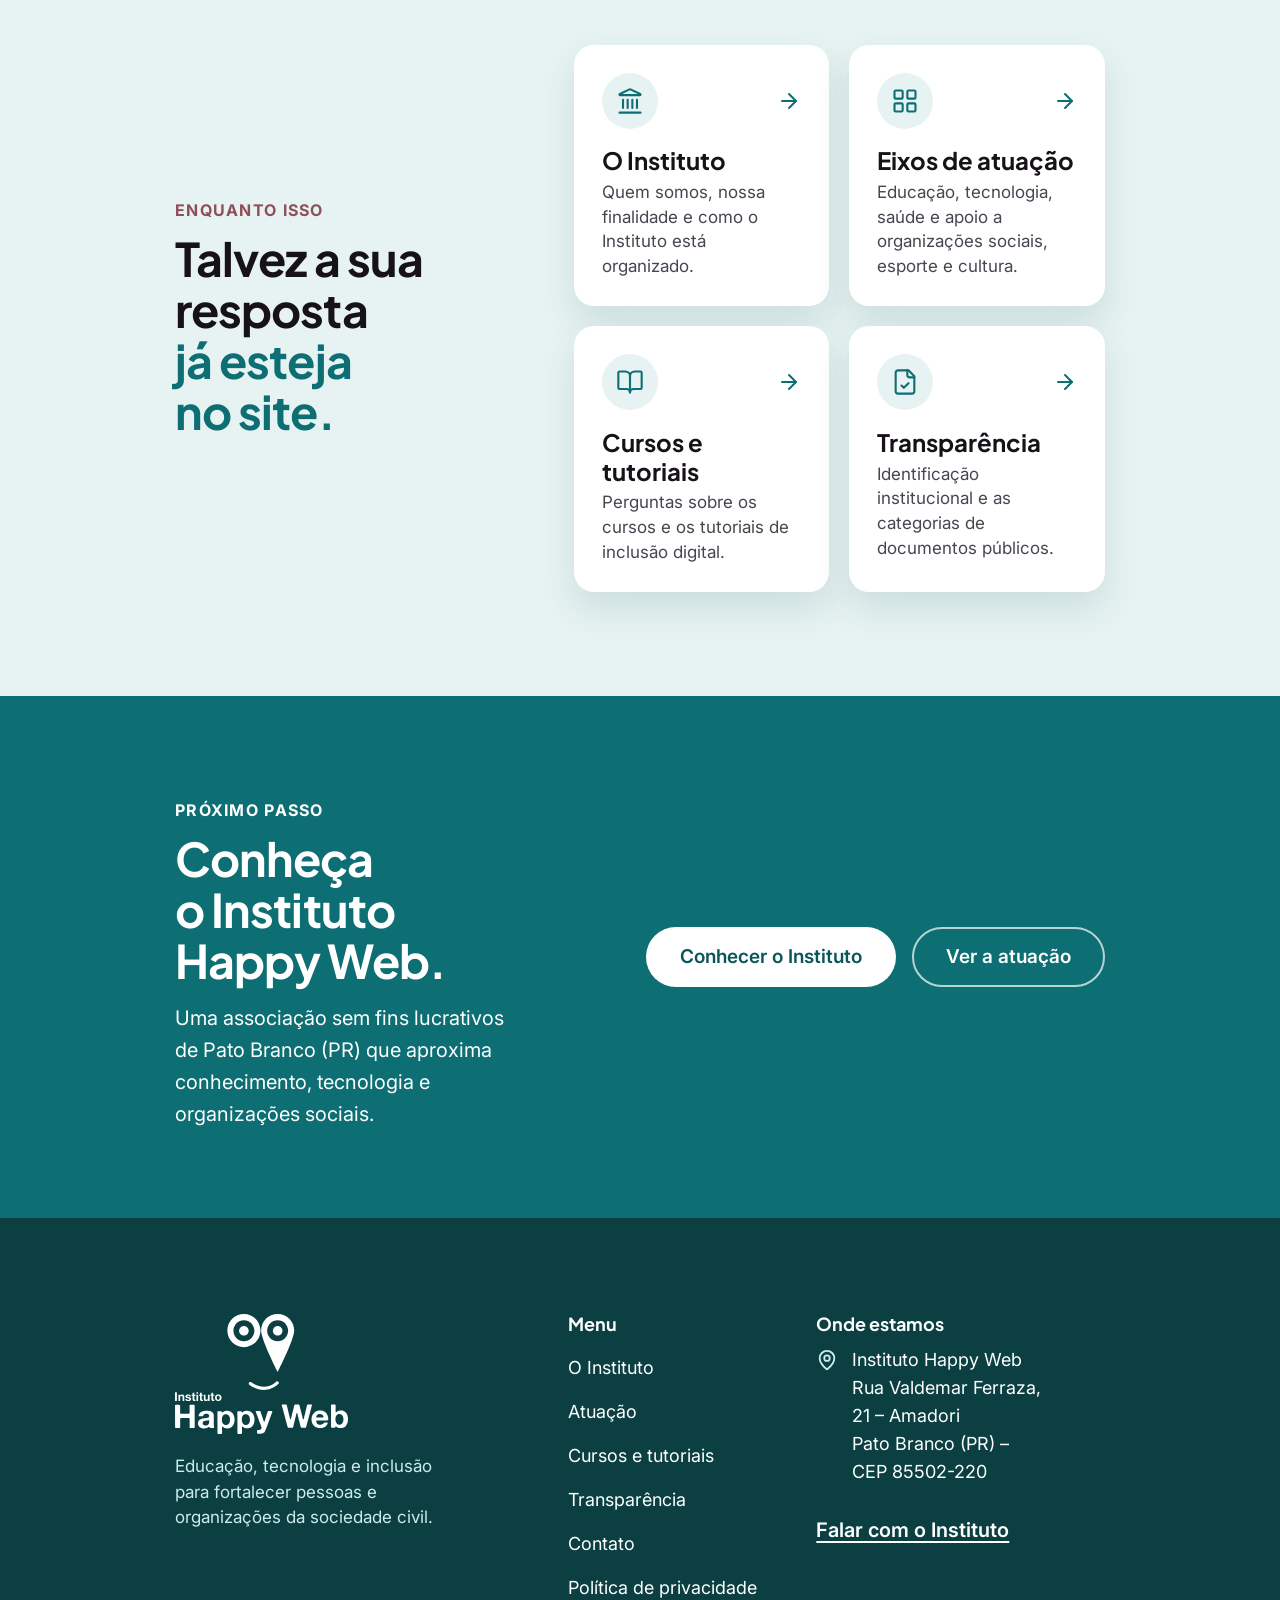
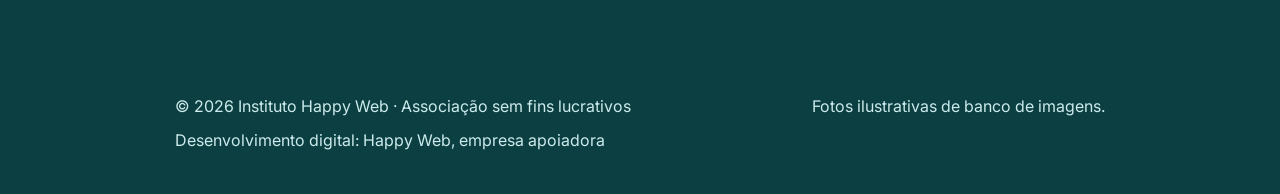
<file: src/html/contato.html>
<!doctype html>
<html lang="pt-BR">
<head>
	<meta charset="utf-8">
	<meta name="viewport" content="width=device-width, initial-scale=1">
	<title>Contato | Instituto Happy Web</title>
	<meta name="description" content="Canais oficiais e endereço institucional do Instituto Happy Web, em Pato Branco (PR).">
	<meta name="robots" content="noindex, nofollow">
	<link rel="icon" href="../../public/icones/favicon.svg" type="image/svg+xml">
	<link rel="icon" href="../../public/icones/favicon-48.png" sizes="48x48" type="image/png">
	<link rel="apple-touch-icon" href="../../public/icones/apple-touch-icon.png">
	<link rel="preload" href="../../public/fontes/plus-jakarta-sans-latin.woff2" as="font" type="font/woff2" crossorigin>
	<link rel="preload" href="../../public/fontes/inter-latin.woff2" as="font" type="font/woff2" crossorigin>
	<!-- "?v=" muda a cada versão: o navegador baixa os arquivos novos em vez de reaproveitar os antigos -->
	<script src="../js/preferencias.js?v=11.2i3"></script>
	<link rel="stylesheet" href="../css/normalize.css?v=11.2i3">
	<link rel="stylesheet" href="../css/reset.css?v=11.2i3">
	<link rel="stylesheet" href="../css/style-global.css?v=11.2i3">
	<link rel="stylesheet" href="../css/paginas.css?v=11.2i3">
	<link rel="stylesheet" href="../css/contato.css?v=11.2i3">
	<script defer src="../js/funções-global.js?v=11.2i3"></script>
</head>
<body>
	<a class="pular" href="#conteudo">Pular para o conteúdo</a>

	<!-- ============================== CABEÇALHO ============================== -->
	<header class="cabecalho">
		<div class="cabecalho__dentro conteudo">
			<a class="cabecalho__marca" href="../index.html">
				<img src="../../public/imagens/marca/instituto-happy-web-preto.svg" alt="Instituto Happy Web — página inicial" width="104" height="72">
			</a>
			<nav class="menu" aria-label="Menu principal">
				<ul class="menu__lista">
					<li><a href="./o-instituto.html">O Instituto</a></li>
					<li><a href="./atuacao.html">Atuação</a></li>
					<li><a href="./cursos-e-tutoriais.html">Cursos e tutoriais</a></li>
					<li><a href="./transparencia.html">Transparência</a></li>
				</ul>
			</nav>
			<div class="cabecalho__acoes">
				<button class="botao-texto" type="button" data-texto-maior>
					<span class="botao-texto__a" data-texto-sinal>A+</span>
					<span class="botao-texto__rotulo" data-texto-rotulo>Texto maior</span>
				</button>
				<a class="botao botao--primario cabecalho__falar" href="./contato.html" aria-current="page">Falar com o Instituto</a>
				<button class="botao-menu" type="button" aria-expanded="false" aria-controls="painel" data-menu-abrir>
					<span class="botao-menu__traços" aria-hidden="true"></span>
					<span>Menu</span>
				</button>
			</div>
		</div>
	</header>

	<!-- painel do menu (celular, tablet e computador com "Texto maior") -->
	<div class="painel" id="painel" data-painel role="dialog" aria-modal="true" aria-label="Menu" hidden>
		<div class="painel__topo conteudo">
			<a class="cabecalho__marca" href="../index.html">
				<img src="../../public/imagens/marca/instituto-happy-web-preto.svg" alt="Instituto Happy Web — página inicial" width="104" height="72">
			</a>
			<button class="botao-menu botao-menu--fechar" type="button" data-menu-fechar>
				<span class="botao-menu__traços" aria-hidden="true"></span>
				<span>Fechar</span>
			</button>
		</div>
		<nav class="painel__menu conteudo" aria-label="Menu principal no celular">
			<ul>
				<li><a href="../index.html">Início</a></li>
				<li><a href="./o-instituto.html">O Instituto</a></li>
				<li><a href="./atuacao.html">Atuação</a></li>
				<li><a href="./cursos-e-tutoriais.html">Cursos e tutoriais</a></li>
				<li><a href="./transparencia.html">Transparência</a></li>
			</ul>
			<a class="botao botao--primario painel__falar" href="./contato.html" aria-current="page">Falar com o Instituto</a>
			<address class="painel__endereco">Rua Valdemar Ferraza, <span class="sem-quebra">21 – Amadori</span><br>Pato&nbsp;Branco&nbsp;(PR) – <span class="sem-quebra">CEP 85502-220</span></address>
		</nav>
	</div>

	<main id="conteudo" tabindex="-1">

		<!-- ============================== ABERTURA ============================== -->
		<section class="pagina-abertura" aria-labelledby="pagina-titulo">
			<div class="pagina-abertura__dentro conteudo">
				<div class="pagina-abertura__texto">
					<nav class="migalhas hw-entra hw-entra--texto" aria-label="Você está em">
						<ol>
							<li><a href="../index.html">Início</a></li>
							<li><span aria-current="page">Contato</span></li>
						</ol>
					</nav>
					<h1 class="pagina-abertura__titulo hw-entra hw-entra--texto" id="pagina-titulo">Contato</h1>
					<p class="pagina-abertura__subtitulo hw-entra hw-entra--texto">Os canais oficiais do Instituto Happy Web serão divulgados nesta página.</p>
				</div>
				<div class="pagina-abertura__icone hw-entra hw-entra--icone" aria-hidden="true">
					<svg viewBox="0 0 24 24" fill="none" stroke="currentColor" stroke-width="1.4" stroke-linecap="round" stroke-linejoin="round" focusable="false"><path d="M7.9 20A9 9 0 1 0 4 16.1L2 22Z"/></svg>
				</div>
			</div>
		</section>

		<!-- ============================== 1. CANAIS OFICIAIS (cartão que morde o arco) ============================== -->
		<section class="canais conteudo" id="canais" aria-labelledby="canais-titulo">
			<!-- uma linha só: balão de conversa, título e o aviso (sem lista de canais até o cliente confirmar quais serão) -->
			<div class="canais__cartao hw-entra hw-entra--cartao">
				<span class="canais__icone" aria-hidden="true"><svg viewBox="0 0 24 24" fill="none" stroke="currentColor" stroke-width="1.6" stroke-linecap="round" stroke-linejoin="round" focusable="false"><path d="M7.9 20A9 9 0 1 0 4 16.1L2 22Z"/><path d="M8 12h.01"/><path d="M12 12h.01"/><path d="M16 12h.01"/></svg></span>
				<div class="canais__cabeca">
					<p class="rotulo">Canais oficiais</p>
					<h2 class="titulo-secao" id="canais-titulo">Os canais de atendimento <span class="destaque">estão sendo configurados.</span></h2>
				</div>
				<div class="canais__texto">
					<p>Os canais oficiais de atendimento do Instituto, como e-mail e WhatsApp, serão divulgados aqui.</p>
					<p>Até lá, este site não envia mensagens.</p>
				</div>
			</div>
		</section>

		<!-- ============================== 2. INFORMAÇÕES INSTITUCIONAIS ============================== -->
		<section class="secao secao--branca institucional" id="informacoes" aria-labelledby="institucional-titulo">
			<div class="institucional__grade conteudo">
				<figure class="foto-arco foto-arco--dir institucional__foto hw-entra hw-entra--esq">
					<img src="../../public/imagens/fotos/contato-conversa-1200.webp?v=p1"
						srcset="../../public/imagens/fotos/contato-conversa-600.webp?v=p1 600w, ../../public/imagens/fotos/contato-conversa-900.webp?v=p1 900w, ../../public/imagens/fotos/contato-conversa-1200.webp?v=p1 1200w, ../../public/imagens/fotos/contato-conversa-1800.webp?v=p1 1800w"
						sizes="(min-width: 64rem) 50vw, 100vw" width="1800" height="1200" loading="lazy"
						alt="Foto ilustrativa: quatro mulheres conversam e riem em volta de uma mesa com cadernos abertos.">
				</figure>
				<div class="institucional__texto">
					<p class="rotulo hw-entra hw-entra--texto">Informações institucionais</p>
					<h2 class="titulo-secao hw-entra hw-entra--texto" id="institucional-titulo">Identificação <span class="destaque">e endereço institucional.</span></h2>
					<dl class="ficha institucional__ficha hw-entra hw-entra--cartao">
						<div class="ficha__linha"><dt>Nome</dt><dd>Instituto Happy Web</dd></div>
						<div class="ficha__linha"><dt>Natureza jurídica</dt><dd>Associação privada sem fins lucrativos</dd></div>
						<div class="ficha__linha">
							<dt>Endereço institucional</dt>
							<dd>
								<address class="institucional__endereco">Rua Valdemar Ferraza, <span class="sem-quebra">21 – Amadori</span><br>Pato&nbsp;Branco&nbsp;(PR) – <span class="sem-quebra">CEP 85502-220</span></address>
							</dd>
						</div>
					</dl>
				</div>
			</div>
		</section>

		<!-- ============================== 3. TALVEZ A RESPOSTA JÁ ESTEJA NO SITE ============================== -->
		<section class="secao secao--suave caminhos" id="no-site" aria-labelledby="caminhos-titulo">
			<div class="caminhos__grade conteudo">
				<div class="caminhos__cabeca">
					<p class="rotulo hw-entra hw-entra--texto">Enquanto isso</p>
					<h2 class="titulo-secao hw-entra hw-entra--texto" id="caminhos-titulo">Talvez a sua resposta <span class="destaque">já esteja no site.</span></h2>
				</div>
				<ul class="caminhos__lista">
					<li class="hw-entra hw-entra--cartao">
						<a class="caminho" href="./o-instituto.html">
							<span class="caminho__icone" aria-hidden="true"><svg viewBox="0 0 24 24" fill="none" stroke="currentColor" stroke-width="1.8" stroke-linecap="round" stroke-linejoin="round" focusable="false"><path d="M10 18v-7"/><path d="M11.119 2.205a2 2 0 0 1 1.762 0l7.84 3.846A.5.5 0 0 1 20.5 7h-17a.5.5 0 0 1-.22-.949z"/><path d="M14 18v-7"/><path d="M18 18v-7"/><path d="M3 22h18"/><path d="M6 18v-7"/></svg></span>
							<span class="caminho__texto">
								<span class="caminho__nome">O Instituto</span>
								<span class="caminho__descricao">Quem somos, nossa finalidade e como o Instituto está organizado.</span>
							</span>
							<span class="caminho__seta" aria-hidden="true"><svg viewBox="0 0 24 24" fill="none" stroke="currentColor" stroke-width="2" stroke-linecap="round" stroke-linejoin="round" focusable="false"><path d="M5 12h14"/><path d="m12 5 7 7-7 7"/></svg></span>
						</a>
					</li>
					<li class="hw-entra hw-entra--cartao">
						<a class="caminho" href="./atuacao.html">
							<span class="caminho__icone" aria-hidden="true"><svg viewBox="0 0 24 24" fill="none" stroke="currentColor" stroke-width="1.8" stroke-linecap="round" stroke-linejoin="round" focusable="false"><rect width="7" height="7" x="3" y="3" rx="1"/><rect width="7" height="7" x="14" y="3" rx="1"/><rect width="7" height="7" x="14" y="14" rx="1"/><rect width="7" height="7" x="3" y="14" rx="1"/></svg></span>
							<span class="caminho__texto">
								<span class="caminho__nome">Eixos de atuação</span>
								<span class="caminho__descricao">Educação, tecnologia, saúde e apoio a organizações sociais, esporte e cultura.</span>
							</span>
							<span class="caminho__seta" aria-hidden="true"><svg viewBox="0 0 24 24" fill="none" stroke="currentColor" stroke-width="2" stroke-linecap="round" stroke-linejoin="round" focusable="false"><path d="M5 12h14"/><path d="m12 5 7 7-7 7"/></svg></span>
						</a>
					</li>
					<li class="hw-entra hw-entra--cartao">
						<a class="caminho" href="./cursos-e-tutoriais.html">
							<span class="caminho__icone" aria-hidden="true"><svg viewBox="0 0 24 24" fill="none" stroke="currentColor" stroke-width="1.8" stroke-linecap="round" stroke-linejoin="round" focusable="false"><path d="M12 7v14"/><path d="M3 18a1 1 0 0 1-1-1V4a1 1 0 0 1 1-1h5a4 4 0 0 1 4 4 4 4 0 0 1 4-4h5a1 1 0 0 1 1 1v13a1 1 0 0 1-1 1h-6a3 3 0 0 0-3 3 3 3 0 0 0-3-3z"/></svg></span>
							<span class="caminho__texto">
								<span class="caminho__nome">Cursos e tutoriais</span>
								<span class="caminho__descricao">Perguntas sobre os cursos e os tutoriais de inclusão digital.</span>
							</span>
							<span class="caminho__seta" aria-hidden="true"><svg viewBox="0 0 24 24" fill="none" stroke="currentColor" stroke-width="2" stroke-linecap="round" stroke-linejoin="round" focusable="false"><path d="M5 12h14"/><path d="m12 5 7 7-7 7"/></svg></span>
						</a>
					</li>
					<li class="hw-entra hw-entra--cartao">
						<a class="caminho" href="./transparencia.html">
							<span class="caminho__icone" aria-hidden="true"><svg viewBox="0 0 24 24" fill="none" stroke="currentColor" stroke-width="1.8" stroke-linecap="round" stroke-linejoin="round" focusable="false"><path d="M15 2H6a2 2 0 0 0-2 2v16a2 2 0 0 0 2 2h12a2 2 0 0 0 2-2V7Z"/><path d="M14 2v4a2 2 0 0 0 2 2h4"/><path d="m9 15 2 2 4-4"/></svg></span>
							<span class="caminho__texto">
								<span class="caminho__nome">Transparência</span>
								<span class="caminho__descricao">Identificação institucional e as categorias de documentos públicos.</span>
							</span>
							<span class="caminho__seta" aria-hidden="true"><svg viewBox="0 0 24 24" fill="none" stroke="currentColor" stroke-width="2" stroke-linecap="round" stroke-linejoin="round" focusable="false"><path d="M5 12h14"/><path d="m12 5 7 7-7 7"/></svg></span>
						</a>
					</li>
				</ul>
			</div>
		</section>

		<!-- ============================== PRÓXIMO PASSO ============================== -->
		<section class="faixa-final" aria-labelledby="faixa-final-titulo">
			<div class="faixa-final__dentro conteudo">
				<div>
					<p class="rotulo rotulo--claro hw-entra hw-entra--texto">Próximo passo</p>
					<h2 class="titulo-secao hw-entra hw-entra--texto" id="faixa-final-titulo">Conheça o Instituto Happy Web.</h2>
					<p class="hw-entra hw-entra--texto">Uma associação sem fins lucrativos de Pato&nbsp;Branco&nbsp;(PR) que aproxima conhecimento, tecnologia e organizações sociais.</p>
				</div>
				<div class="faixa-final__botoes hw-entra hw-entra--texto">
					<a class="botao botao--claro" href="./o-instituto.html">Conhecer o Instituto</a>
					<a class="botao botao--contorno-claro" href="./atuacao.html">Ver a atuação</a>
				</div>
			</div>
		</section>
	</main>

	<!-- ============================== RODAPÉ ============================== -->
	<footer class="rodape">
		<div class="rodape__grade conteudo">
			<div class="rodape__marca">
				<img src="../../public/imagens/marca/instituto-happy-web-branco.svg" alt="Instituto Happy Web" width="173" height="120">
				<p>Educação, tecnologia e inclusão para fortalecer pessoas e organizações da sociedade civil.</p>
			</div>
			<nav class="rodape__menu" aria-labelledby="rodape-menu-titulo">
				<h2 class="rodape__titulo" id="rodape-menu-titulo">Menu</h2>
				<ul>
					<li><a href="./o-instituto.html">O Instituto</a></li>
					<li><a href="./atuacao.html">Atuação</a></li>
					<li><a href="./cursos-e-tutoriais.html">Cursos e tutoriais</a></li>
					<li><a href="./transparencia.html">Transparência</a></li>
					<li><a href="./contato.html" aria-current="page">Contato</a></li>
					<li><a href="./privacidade.html">Política de privacidade</a></li>
				</ul>
			</nav>
			<div class="rodape__atendimento">
				<h2 class="rodape__titulo">Onde estamos</h2>
				<div class="rodape__sede">
					<svg viewBox="0 0 24 24" fill="none" stroke="currentColor" stroke-width="2" stroke-linecap="round" stroke-linejoin="round" aria-hidden="true" focusable="false"><path d="M20 10c0 4.993-5.539 10.193-7.399 11.799a1 1 0 0 1-1.202 0C9.539 20.193 4 14.993 4 10a8 8 0 0 1 16 0"/><circle cx="12" cy="10" r="3"/></svg>
					<address>Instituto Happy Web<br>Rua Valdemar Ferraza, <span class="sem-quebra">21 – Amadori</span><br>Pato&nbsp;Branco&nbsp;(PR)&nbsp;– <span class="sem-quebra">CEP 85502-220</span></address>
				</div>
				<a class="link link--claro link--solto" href="./contato.html">Falar com o Instituto</a>
			</div>
		</div>
		<div class="rodape__base conteudo hw-entra hw-entra--fio">
			<p>© 2026 Instituto Happy Web · Associação sem fins lucrativos</p>
			<p>Fotos ilustrativas de banco de imagens.</p>
			<p>Desenvolvimento digital: Happy Web, empresa apoiadora</p>
		</div>
	</footer>

	<!-- flutuante e aviso -->
	<!-- botão do WhatsApp: o mesmo do site da Happy Web (23/11/2026). O número fica no funções-global.js (WHATSAPP);
	     enquanto ele estiver vazio, o botão leva à página de Contato -->
	<a class="whatsapp" href="./contato.html" data-whatsapp aria-label="Conversar pelo WhatsApp">
		<svg viewBox="0 0 1219.547 1225.016" width="35" height="35" aria-hidden="true" focusable="false">
			<path fill="#E0E0E0" d="M1041.858 178.02C927.206 63.289 774.753.07 612.325 0 277.617 0 5.232 272.298 5.098 606.991c-.039 106.986 27.915 211.42 81.048 303.476L0 1225.016l321.898-84.406c88.689 48.368 188.547 73.855 290.166 73.896h.258.003c334.654 0 607.08-272.346 607.222-607.023.056-162.208-63.052-314.724-177.689-429.463zm-429.533 933.963h-.197c-90.578-.048-179.402-24.366-256.878-70.339l-18.438-10.93-191.021 50.083 51-186.176-12.013-19.087c-50.525-80.336-77.198-173.175-77.16-268.504.111-278.186 226.507-504.503 504.898-504.503 134.812.056 261.519 52.604 356.814 147.965 95.289 95.36 147.728 222.128 147.688 356.948-.118 278.195-226.522 504.543-504.693 504.543z"/>
			<path fill="#25D366" d="M27.875 1190.114l82.211-300.18c-50.719-87.852-77.391-187.523-77.359-289.602.133-319.398 260.078-579.25 579.469-579.25 155.016.07 300.508 60.398 409.898 169.891 109.414 109.492 169.633 255.031 169.57 409.812-.133 319.406-260.094 579.281-579.445 579.281-.023 0 .016 0 0 0h-.258c-96.977-.031-192.266-24.375-276.898-70.5l-307.188 80.548z"/>
			<path fill="#FFF" fill-rule="evenodd" clip-rule="evenodd" d="M462.273 349.294c-11.234-24.977-23.062-25.477-33.75-25.914-8.742-.375-18.75-.352-28.742-.352-10 0-26.25 3.758-39.992 18.766-13.75 15.008-52.5 51.289-52.5 125.078 0 73.797 53.75 145.102 61.242 155.117 7.5 10 103.758 166.266 256.203 226.383 126.695 49.961 152.477 40.023 179.977 37.523s88.734-36.273 101.234-71.297c12.5-35.016 12.5-65.031 8.75-71.305-3.75-6.25-13.75-10-28.75-17.5s-88.734-43.789-102.484-48.789-23.75-7.5-33.75 7.516c-10 15-38.727 48.773-47.477 58.773-8.75 10.023-17.5 11.273-32.5 3.773-15-7.523-63.305-23.344-120.609-74.438-44.586-39.75-74.688-88.844-83.438-103.859-8.75-15-.938-23.125 6.586-30.602 6.734-6.719 15-17.508 22.5-26.266 7.484-8.758 9.984-15.008 14.984-25.008 5-10.016 2.5-18.773-1.25-26.273s-32.898-81.67-46.234-111.326z"/>
			<path fill="#FFF" d="M1036.898 176.091C923.562 62.677 772.859.185 612.297.114 281.43.114 12.172 269.286 12.039 600.137 12 705.896 39.633 809.13 92.156 900.13L7 1211.067l318.203-83.438c87.672 47.812 186.383 73.008 286.836 73.047h.255.003c330.812 0 600.109-269.219 600.25-600.055.055-160.343-62.328-311.108-175.649-424.53zm-424.601 923.242h-.195c-89.539-.047-177.344-24.086-253.93-69.531l-18.227-10.805-188.828 49.508 50.414-184.039-11.875-18.867c-49.945-79.414-76.312-171.188-76.273-265.422.109-274.992 223.906-498.711 499.102-498.711 133.266.055 258.516 52 352.719 146.266 94.195 94.266 146.031 219.578 145.992 352.852-.118 274.999-223.923 498.749-498.899 498.749z"/>
		</svg>
		<span class="whatsapp__selo" aria-hidden="true">1</span>
	</a>
	<a class="voltar-topo" href="#conteudo" data-voltar-topo hidden>
		<svg viewBox="0 0 24 24" fill="none" stroke="currentColor" stroke-width="2.4" stroke-linecap="round" stroke-linejoin="round" aria-hidden="true" focusable="false"><path d="m5 12 7-7 7 7"/><path d="M12 19V5"/></svg>
		<span class="visualmente-oculto">Voltar ao topo</span>
	</a>
	<div class="aviso-privacidade" data-aviso role="region" aria-label="Aviso de privacidade" hidden>
		<p>Este site não usa cookies de rastreamento. Ele só guarda, neste aparelho, preferências de uso, como o tamanho da letra e que você já viu este aviso. <a class="link link--claro" href="./privacidade.html">Política de privacidade</a></p>
		<button class="botao botao--claro botao--pequeno" type="button" data-aviso-ok>Entendi</button>
	</div>
</body>
</html>
</file>
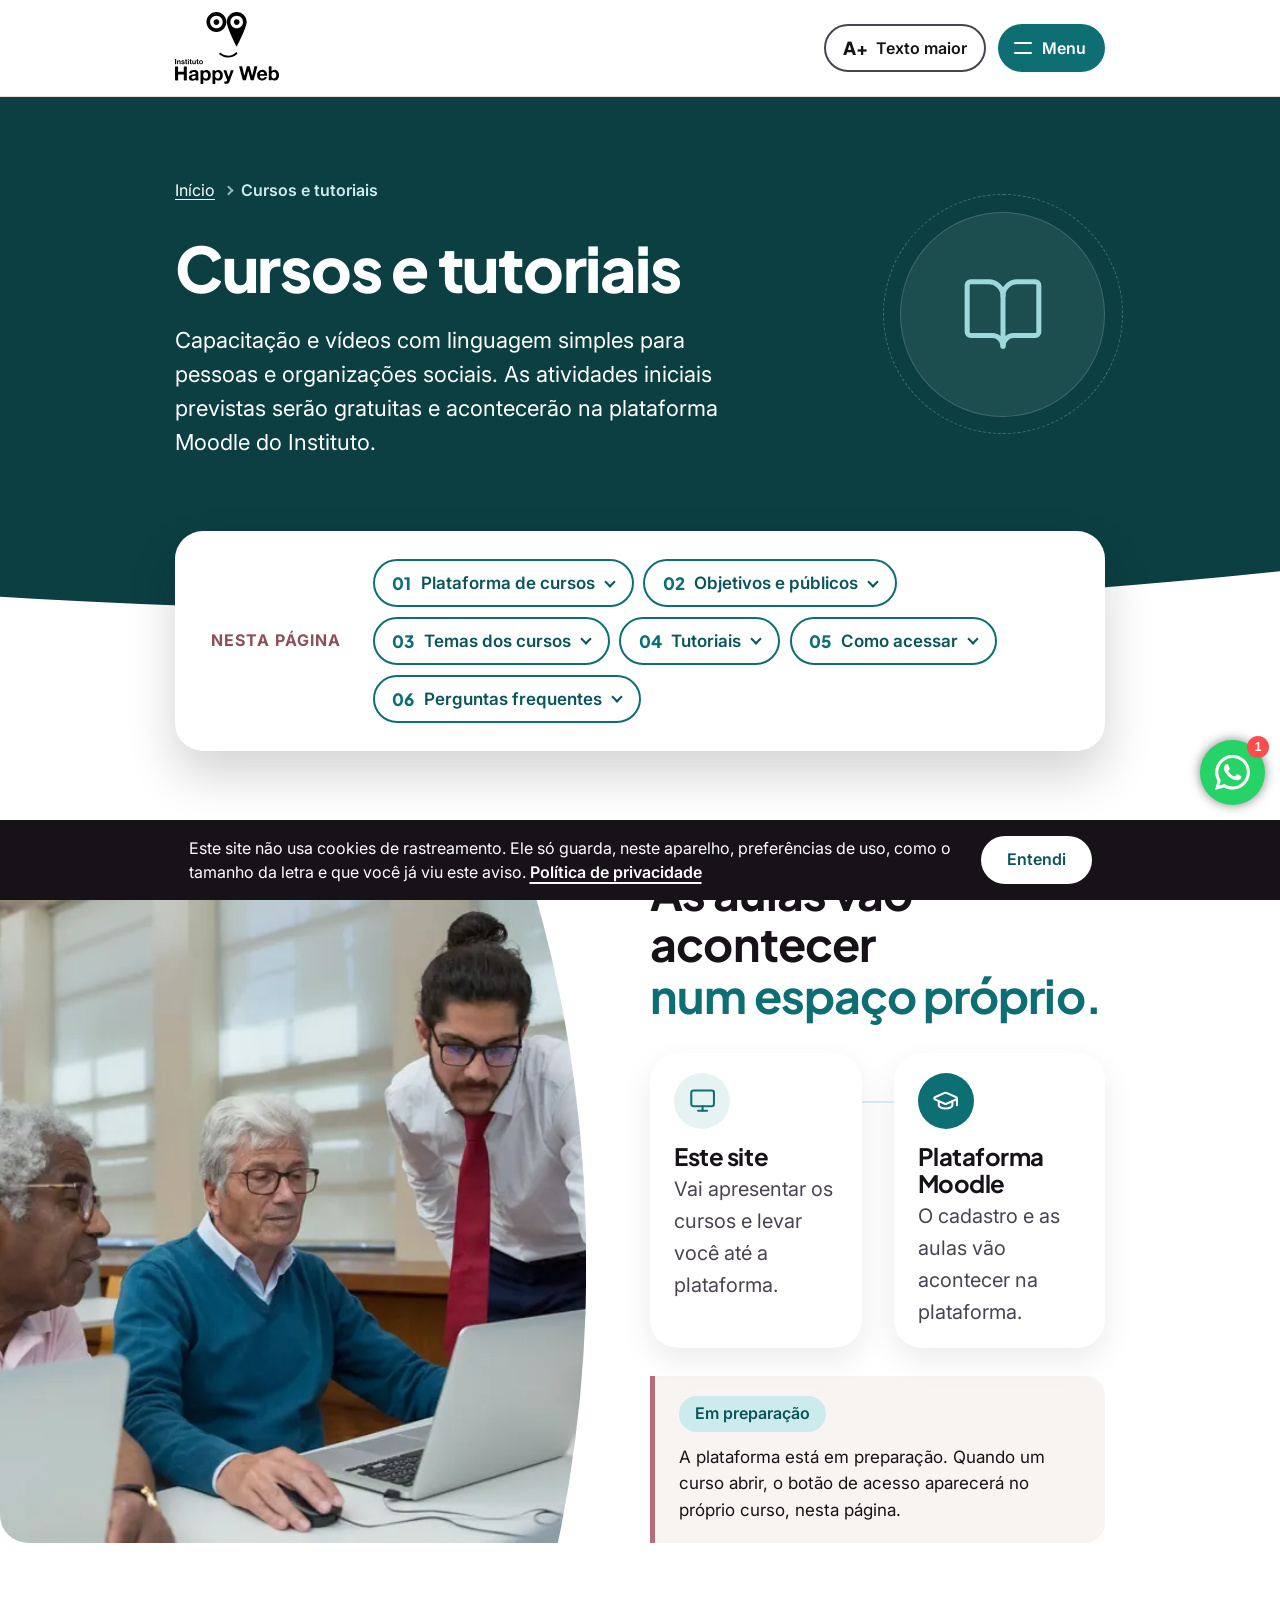
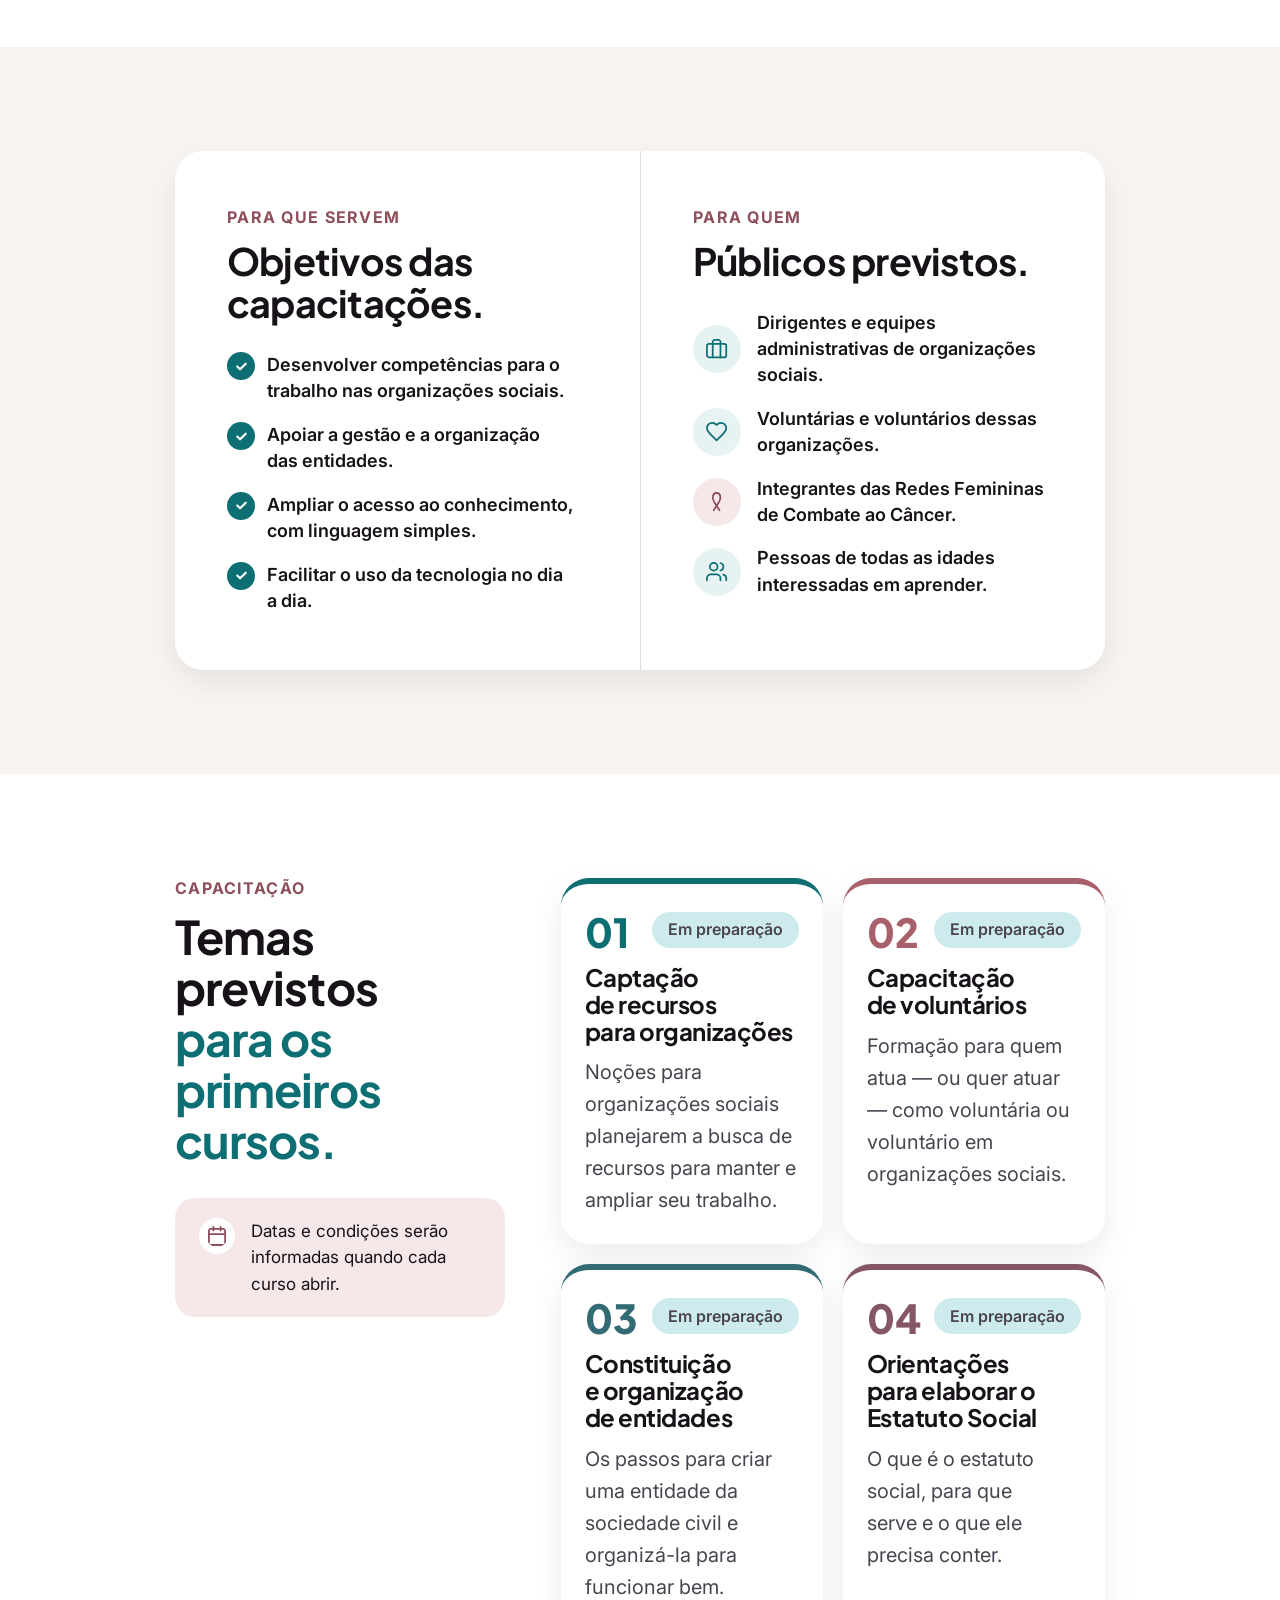
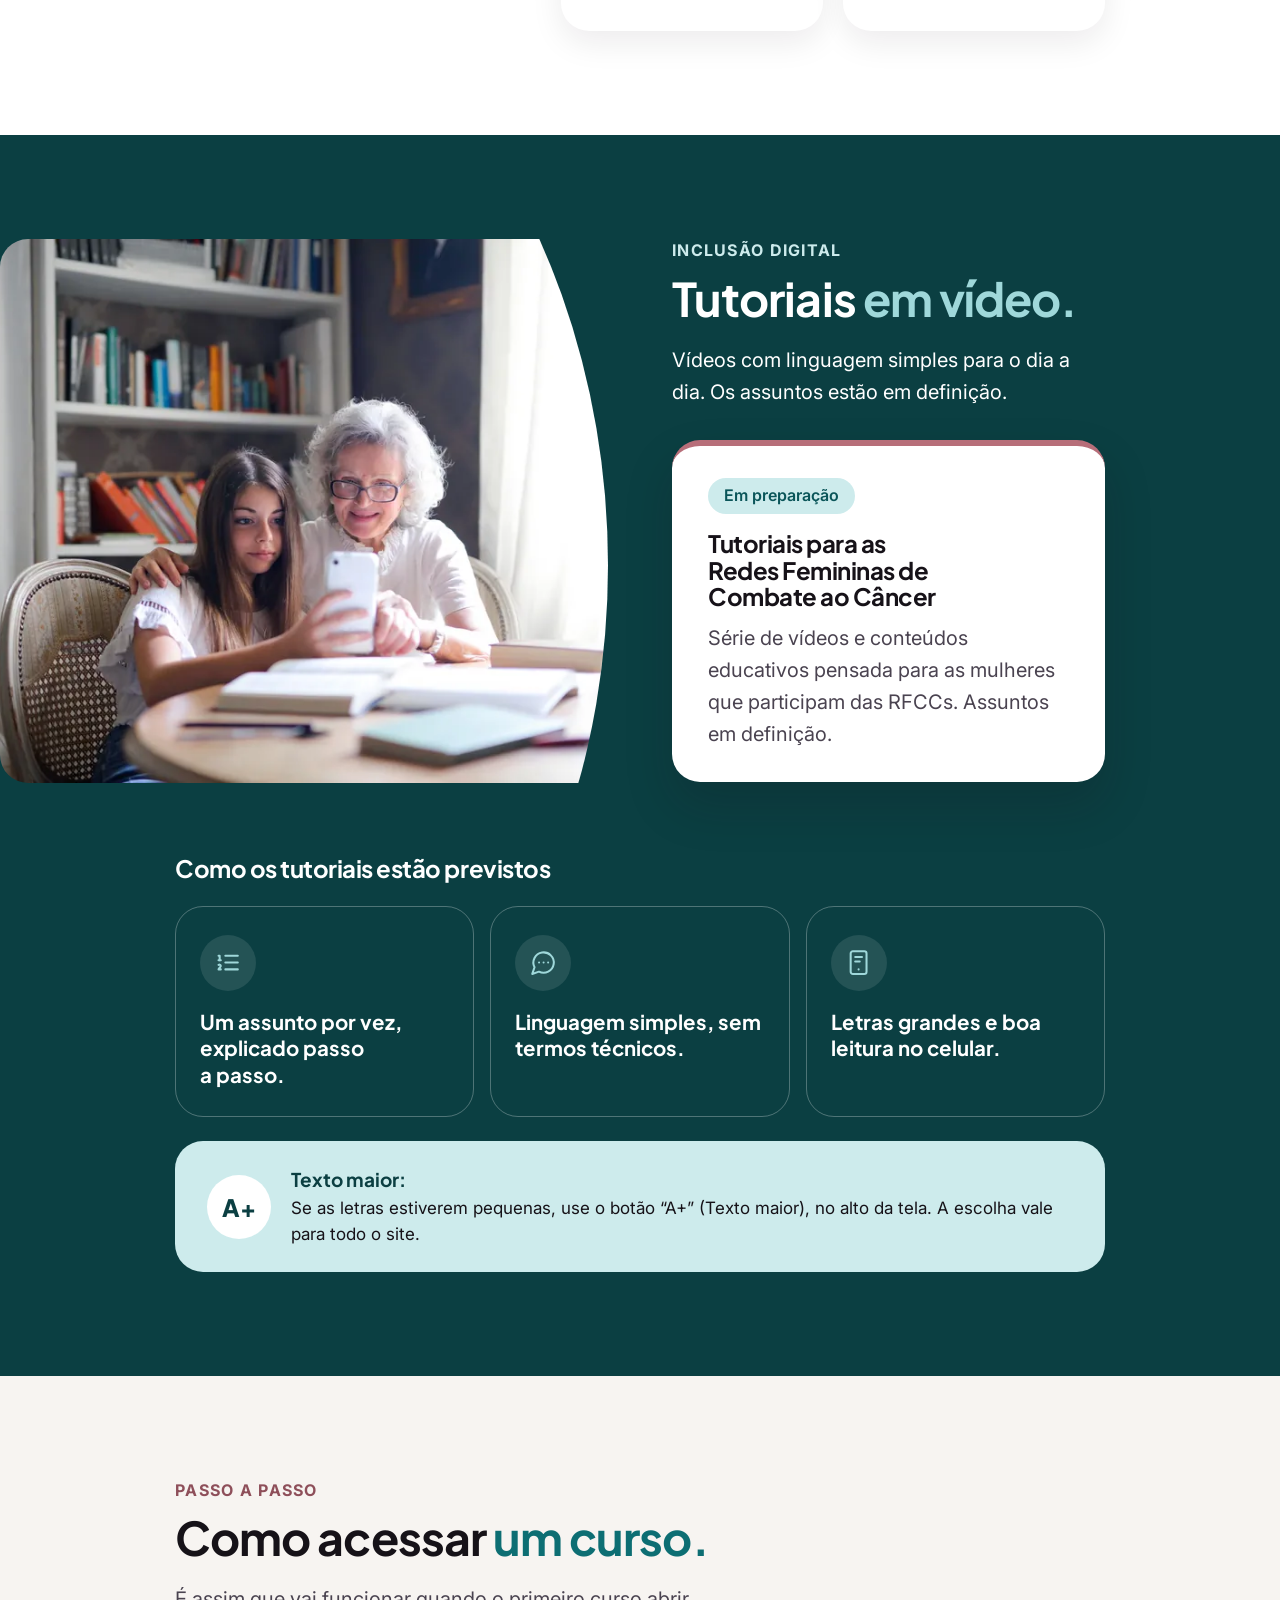
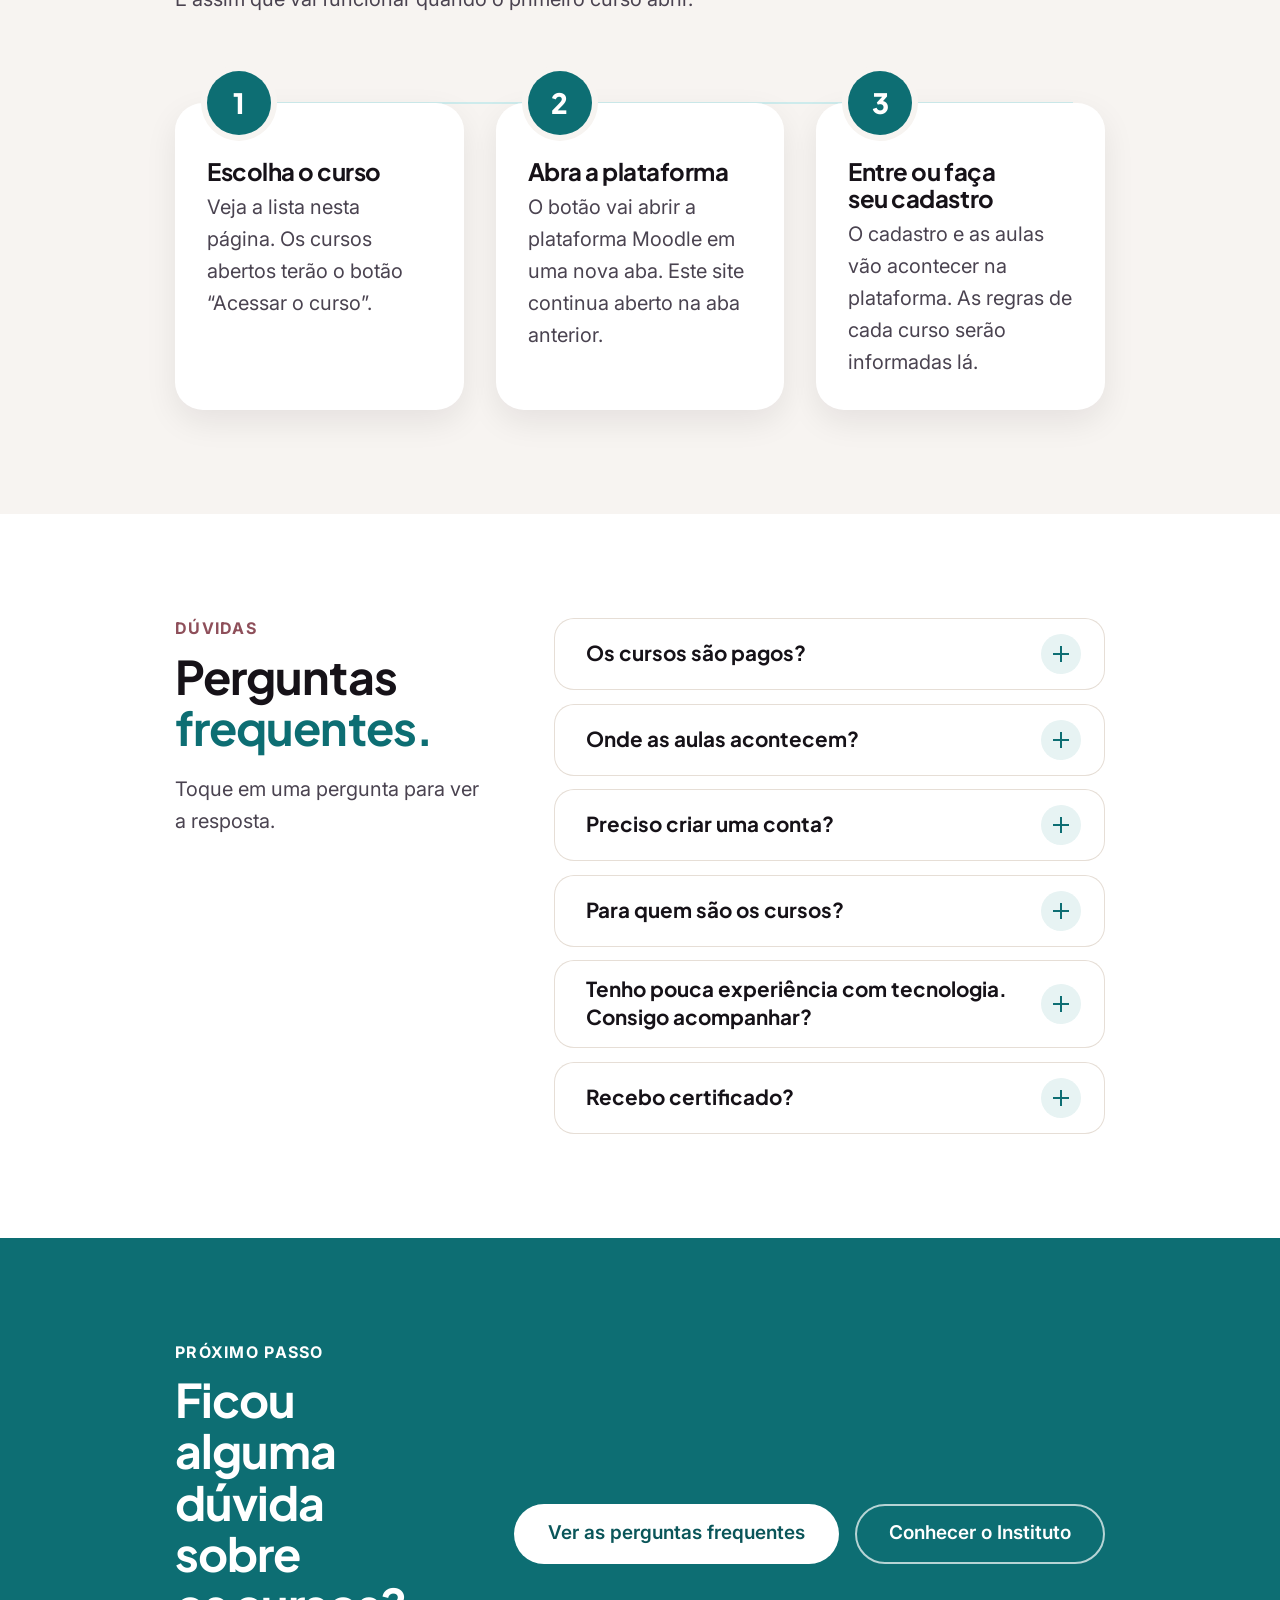
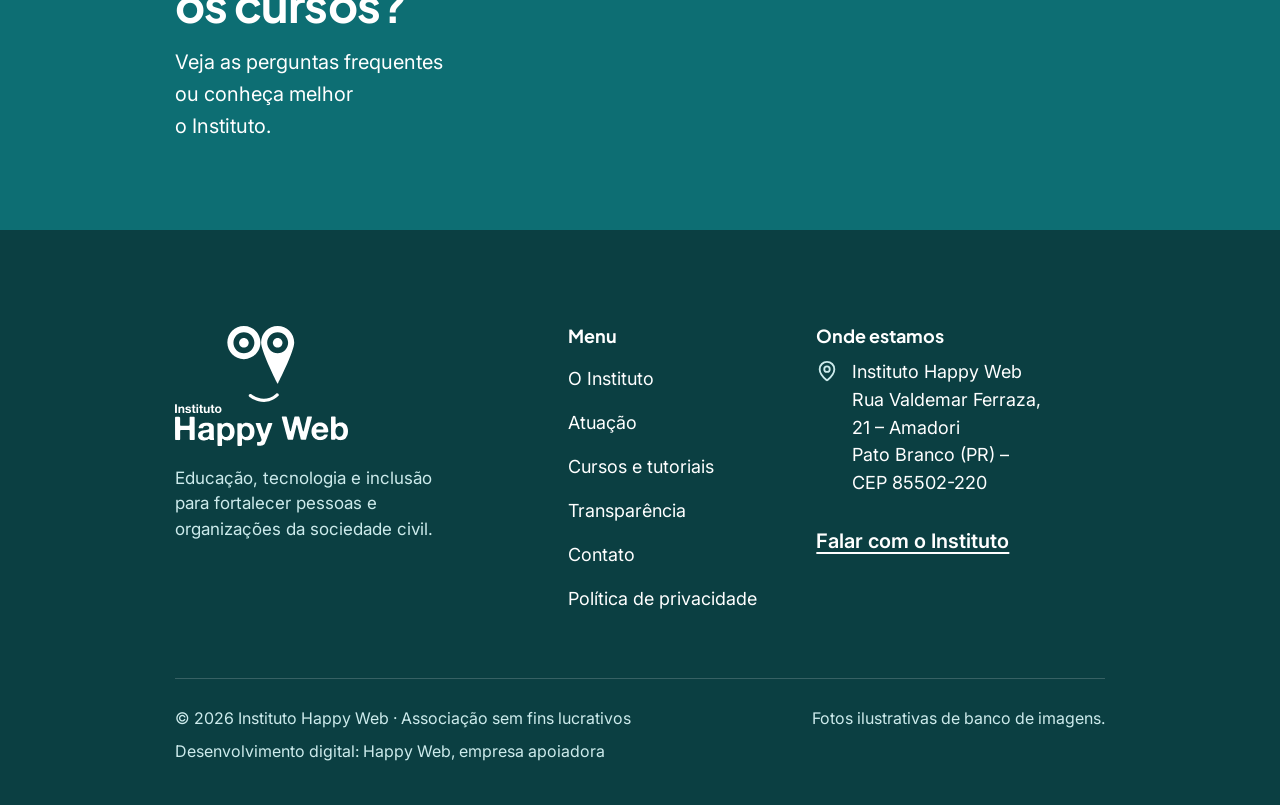
<file: src/html/cursos-e-tutoriais.html>
<!doctype html>
<html lang="pt-BR">
<head>
	<meta charset="utf-8">
	<meta name="viewport" content="width=device-width, initial-scale=1">
	<title>Cursos e tutoriais | Instituto Happy Web</title>
	<meta name="description" content="Cursos e tutoriais do Instituto Happy Web: capacitação e vídeos com linguagem simples para pessoas e organizações sociais, na plataforma Moodle do Instituto.">
	<meta name="robots" content="noindex, nofollow">
	<link rel="icon" href="../../public/icones/favicon.svg" type="image/svg+xml">
	<link rel="icon" href="../../public/icones/favicon-48.png" sizes="48x48" type="image/png">
	<link rel="apple-touch-icon" href="../../public/icones/apple-touch-icon.png">
	<link rel="preload" href="../../public/fontes/plus-jakarta-sans-latin.woff2" as="font" type="font/woff2" crossorigin>
	<link rel="preload" href="../../public/fontes/inter-latin.woff2" as="font" type="font/woff2" crossorigin>
	<!-- "?v=" muda a cada versão: o navegador baixa os arquivos novos em vez de reaproveitar os antigos -->
	<script src="../js/preferencias.js?v=11.2i3"></script>
	<link rel="stylesheet" href="../css/normalize.css?v=11.2i3">
	<link rel="stylesheet" href="../css/reset.css?v=11.2i3">
	<link rel="stylesheet" href="../css/style-global.css?v=11.2i3">
	<link rel="stylesheet" href="../css/paginas.css?v=11.2i3">
	<link rel="stylesheet" href="../css/cursos-e-tutoriais.css?v=11.2i3">
	<script defer src="../js/funções-global.js?v=11.2i3"></script>
</head>
<body>
	<a class="pular" href="#conteudo">Pular para o conteúdo</a>

	<!-- ============================== CABEÇALHO ============================== -->
	<header class="cabecalho">
		<div class="cabecalho__dentro conteudo">
			<a class="cabecalho__marca" href="../index.html">
				<img src="../../public/imagens/marca/instituto-happy-web-preto.svg" alt="Instituto Happy Web — página inicial" width="104" height="72">
			</a>
			<nav class="menu" aria-label="Menu principal">
				<ul class="menu__lista">
					<li><a href="./o-instituto.html">O Instituto</a></li>
					<li><a href="./atuacao.html">Atuação</a></li>
					<li><a href="./cursos-e-tutoriais.html" aria-current="page">Cursos e tutoriais</a></li>
					<li><a href="./transparencia.html">Transparência</a></li>
				</ul>
			</nav>
			<div class="cabecalho__acoes">
				<button class="botao-texto" type="button" data-texto-maior>
					<span class="botao-texto__a" data-texto-sinal>A+</span>
					<span class="botao-texto__rotulo" data-texto-rotulo>Texto maior</span>
				</button>
				<a class="botao botao--primario cabecalho__falar" href="./contato.html">Falar com o Instituto</a>
				<button class="botao-menu" type="button" aria-expanded="false" aria-controls="painel" data-menu-abrir>
					<span class="botao-menu__traços" aria-hidden="true"></span>
					<span>Menu</span>
				</button>
			</div>
		</div>
	</header>

	<!-- painel do menu (celular, tablet e computador com "Texto maior") -->
	<div class="painel" id="painel" data-painel role="dialog" aria-modal="true" aria-label="Menu" hidden>
		<div class="painel__topo conteudo">
			<a class="cabecalho__marca" href="../index.html">
				<img src="../../public/imagens/marca/instituto-happy-web-preto.svg" alt="Instituto Happy Web — página inicial" width="104" height="72">
			</a>
			<button class="botao-menu botao-menu--fechar" type="button" data-menu-fechar>
				<span class="botao-menu__traços" aria-hidden="true"></span>
				<span>Fechar</span>
			</button>
		</div>
		<nav class="painel__menu conteudo" aria-label="Menu principal no celular">
			<ul>
				<li><a href="../index.html">Início</a></li>
				<li><a href="./o-instituto.html">O Instituto</a></li>
				<li><a href="./atuacao.html">Atuação</a></li>
				<li><a href="./cursos-e-tutoriais.html" aria-current="page">Cursos e tutoriais</a></li>
				<li><a href="./transparencia.html">Transparência</a></li>
			</ul>
			<a class="botao botao--primario painel__falar" href="./contato.html">Falar com o Instituto</a>
			<address class="painel__endereco">Rua Valdemar Ferraza, <span class="sem-quebra">21 – Amadori</span><br>Pato&nbsp;Branco&nbsp;(PR) – <span class="sem-quebra">CEP 85502-220</span></address>
		</nav>
	</div>

	<main id="conteudo" tabindex="-1">

		<!-- ============================== ABERTURA ============================== -->
		<section class="pagina-abertura" aria-labelledby="pagina-titulo">
			<div class="pagina-abertura__dentro conteudo">
				<div class="pagina-abertura__texto">
					<nav class="migalhas hw-entra hw-entra--texto" aria-label="Você está em">
						<ol>
							<li><a href="../index.html">Início</a></li>
							<li><span aria-current="page">Cursos e tutoriais</span></li>
						</ol>
					</nav>
					<h1 class="pagina-abertura__titulo hw-entra hw-entra--texto" id="pagina-titulo">Cursos e tutoriais</h1>
					<p class="pagina-abertura__subtitulo hw-entra hw-entra--texto">Capacitação e vídeos com linguagem simples para pessoas e organizações sociais. As atividades iniciais previstas serão gratuitas e acontecerão na plataforma Moodle do Instituto.</p>
				</div>
				<div class="pagina-abertura__icone hw-entra hw-entra--icone" aria-hidden="true">
					<svg viewBox="0 0 24 24" fill="none" stroke="currentColor" stroke-width="1.4" stroke-linecap="round" stroke-linejoin="round" focusable="false"><path d="M12 7v14"/><path d="M3 18a1 1 0 0 1-1-1V4a1 1 0 0 1 1-1h5a4 4 0 0 1 4 4 4 4 0 0 1 4-4h5a1 1 0 0 1 1 1v13a1 1 0 0 1-1 1h-6a3 3 0 0 0-3 3 3 3 0 0 0-3-3z"/></svg>
				</div>
			</div>
		</section>

		<nav class="sumario conteudo" aria-labelledby="sumario-titulo">
			<div class="sumario__cartao hw-entra hw-entra--cartao">
				<h2 class="sumario__titulo" id="sumario-titulo">Nesta página</h2>
				<ul class="sumario__lista">
					<li><a href="#plataforma"><span class="sumario__num" aria-hidden="true">01</span>Plataforma de cursos</a></li>
					<li><a href="#objetivos"><span class="sumario__num" aria-hidden="true">02</span>Objetivos e públicos</a></li>
					<li><a href="#temas"><span class="sumario__num" aria-hidden="true">03</span>Temas dos cursos</a></li>
					<li><a href="#tutoriais"><span class="sumario__num" aria-hidden="true">04</span>Tutoriais</a></li>
					<li><a href="#como-acessar"><span class="sumario__num" aria-hidden="true">05</span>Como acessar</a></li>
					<li><a href="#perguntas"><span class="sumario__num" aria-hidden="true">06</span>Perguntas frequentes</a></li>
				</ul>
			</div>
		</nav>

		<!-- ============================== 1. PLATAFORMA DE CURSOS ============================== -->
		<!-- foto à esquerda, encostada na borda da tela; à direita, os "dois lugares": este site e a plataforma -->
		<section class="secao secao--branca plataforma" id="plataforma" aria-labelledby="plataforma-titulo">
			<div class="plataforma__grade conteudo">
				<figure class="foto-arco foto-arco--dir plataforma__foto hw-entra hw-entra--esq">
					<img src="../../public/imagens/fotos/cursos-turma-1200.webp?v=p1"
						srcset="../../public/imagens/fotos/cursos-turma-600.webp?v=p1 600w, ../../public/imagens/fotos/cursos-turma-900.webp?v=p1 900w, ../../public/imagens/fotos/cursos-turma-1200.webp?v=p1 1200w, ../../public/imagens/fotos/cursos-turma-1800.webp?v=p1 1800w"
						sizes="(min-width: 64rem) 50vw, 100vw" width="1800" height="1200" loading="lazy"
						alt="Foto ilustrativa: dois senhores de óculos olham a tela de um notebook enquanto um rapaz de camisa e gravata, em pé ao lado, acompanha.">
				</figure>
				<div class="plataforma__texto">
					<p class="rotulo hw-entra hw-entra--texto">Plataforma de cursos</p>
					<h2 class="titulo-secao hw-entra hw-entra--texto" id="plataforma-titulo">As aulas vão acontecer <span class="destaque">num espaço próprio.</span></h2>
					<ol class="lugares">
						<li class="lugar hw-entra hw-entra--cartao">
							<span class="lugar__icone" aria-hidden="true"><svg viewBox="0 0 24 24" fill="none" stroke="currentColor" stroke-width="1.8" stroke-linecap="round" stroke-linejoin="round" focusable="false"><rect width="20" height="14" x="2" y="3" rx="2"/><path d="M8 21h8"/><path d="M12 17v4"/></svg></span>
							<div>
								<h3 class="lugar__titulo">Este site</h3>
								<p>Vai apresentar os cursos e levar você até a plataforma.</p>
							</div>
						</li>
						<li class="lugar hw-entra hw-entra--cartao">
							<span class="lugar__icone" aria-hidden="true"><svg viewBox="0 0 24 24" fill="none" stroke="currentColor" stroke-width="1.8" stroke-linecap="round" stroke-linejoin="round" focusable="false"><path d="M21.42 10.922a1 1 0 0 0-.019-1.838L12.83 5.18a2 2 0 0 0-1.66 0L2.6 9.08a1 1 0 0 0 0 1.832l8.57 3.908a2 2 0 0 0 1.66 0z"/><path d="M22 10v6"/><path d="M6 12.5V16a6 3 0 0 0 12 0v-3.5"/></svg></span>
							<div>
								<h3 class="lugar__titulo">Plataforma Moodle</h3>
								<p>O cadastro e as aulas vão acontecer na plataforma.</p>
							</div>
						</li>
					</ol>
					<div class="plataforma__situacao hw-entra hw-entra--texto">
						<p class="etiqueta">Em preparação</p>
						<p>A plataforma está em preparação. Quando um curso abrir, o botão de acesso aparecerá no próprio curso, nesta página.</p>
					</div>
				</div>
			</div>
		</section>

		<!-- ============================== 2. OBJETIVOS E PÚBLICOS ============================== -->
		<!-- um cartão só, dividido ao meio: "para que servem" e "para quem" respondem juntas à mesma pergunta -->
		<section class="secao secao--papel objetivos" id="objetivos" aria-label="Objetivos e públicos">
			<div class="conteudo">
				<div class="objetivos__cartao">
					<div class="objetivos__metade hw-entra hw-entra--esq">
						<p class="rotulo">Para que servem</p>
						<h2 class="objetivos__titulo">Objetivos das capacitações.</h2>
						<ul class="lista-check">
							<li>Desenvolver competências para o trabalho nas organizações sociais.</li>
							<li>Apoiar a gestão e a organização das entidades.</li>
							<li>Ampliar o acesso ao conhecimento, com linguagem simples.</li>
							<li>Facilitar o uso da tecnologia no dia a dia.</li>
						</ul>
					</div>
					<div class="objetivos__metade objetivos__metade--publicos hw-entra hw-entra--dir">
						<p class="rotulo">Para quem</p>
						<h2 class="objetivos__titulo">Públicos previstos.</h2>
						<ul class="publicos">
							<li class="publico">
								<span class="publico__icone" aria-hidden="true"><svg viewBox="0 0 24 24" fill="none" stroke="currentColor" stroke-width="1.8" stroke-linecap="round" stroke-linejoin="round" focusable="false"><path d="M16 20V4a2 2 0 0 0-2-2h-4a2 2 0 0 0-2 2v16"/><rect width="20" height="14" x="2" y="6" rx="2"/></svg></span>
								<span>Dirigentes e equipes administrativas de organizações sociais.</span>
							</li>
							<li class="publico">
								<span class="publico__icone" aria-hidden="true"><svg viewBox="0 0 24 24" fill="none" stroke="currentColor" stroke-width="1.8" stroke-linecap="round" stroke-linejoin="round" focusable="false"><path d="M19 14c1.49-1.46 3-3.21 3-5.5A5.5 5.5 0 0 0 16.5 3c-1.76 0-3 .5-4.5 2-1.5-1.5-2.74-2-4.5-2A5.5 5.5 0 0 0 2 8.5c0 2.3 1.5 4.05 3 5.5l7 7Z"/></svg></span>
								<span>Voluntárias e voluntários dessas organizações.</span>
							</li>
							<li class="publico">
								<span class="publico__icone" aria-hidden="true"><svg viewBox="0 0 24 24" fill="none" stroke="currentColor" stroke-width="1.8" stroke-linecap="round" stroke-linejoin="round" focusable="false"><path d="M12 3C7.6 3 7 9 9.6 12.6L15 21"/><path d="M12 3c4.4 0 5 6 2.4 9.6L9 21"/></svg></span>
								<span>Integrantes das Redes Femininas de Combate ao Câncer.</span>
							</li>
							<li class="publico">
								<span class="publico__icone" aria-hidden="true"><svg viewBox="0 0 24 24" fill="none" stroke="currentColor" stroke-width="1.8" stroke-linecap="round" stroke-linejoin="round" focusable="false"><path d="M16 21v-2a4 4 0 0 0-4-4H6a4 4 0 0 0-4 4v2"/><circle cx="9" cy="7" r="4"/><path d="M22 21v-2a4 4 0 0 0-3-3.87"/><path d="M16 3.13a4 4 0 0 1 0 7.75"/></svg></span>
								<span>Pessoas de todas as idades interessadas em aprender.</span>
							</li>
						</ul>
					</div>
				</div>
			</div>
		</section>

		<!-- ============================== 3. TEMAS DOS CURSOS ============================== -->
		<!-- título à esquerda, os quatro temas em 2 × 2 à direita: cada tema é um cartão numerado, todos "Em preparação" -->
		<section class="secao secao--branca temas" id="temas" aria-labelledby="temas-titulo">
			<div class="temas__grade conteudo">
				<div class="temas__cabeca">
					<p class="rotulo hw-entra hw-entra--texto">Capacitação</p>
					<h2 class="titulo-secao hw-entra hw-entra--texto" id="temas-titulo">Temas previstos <span class="destaque">para os primeiros cursos.</span></h2>
					<div class="nota hw-entra hw-entra--texto">
						<svg viewBox="0 0 24 24" fill="none" stroke="currentColor" stroke-width="2" stroke-linecap="round" stroke-linejoin="round" aria-hidden="true" focusable="false"><path d="M8 2v4"/><path d="M16 2v4"/><rect width="18" height="18" x="3" y="4" rx="2"/><path d="M3 10h18"/></svg>
						<p>Datas e condições serão informadas quando cada curso abrir.</p>
					</div>
				</div>
				<ol class="cartoes temas__lista">
					<li class="cartao hw-entra hw-entra--cartao" style="--cor: var(--eixo-1)">
						<div class="temas__topo">
							<span class="cartao__num" aria-hidden="true">01</span>
							<p class="etiqueta">Em preparação</p>
						</div>
						<h3 class="cartao__titulo">Captação de recursos para organizações</h3>
						<p>Noções para organizações sociais planejarem a busca de recursos para manter e ampliar seu trabalho.</p>
					</li>
					<li class="cartao hw-entra hw-entra--cartao" style="--cor: var(--eixo-3)">
						<div class="temas__topo">
							<span class="cartao__num" aria-hidden="true">02</span>
							<p class="etiqueta">Em preparação</p>
						</div>
						<h3 class="cartao__titulo">Capacitação de voluntários</h3>
						<p>Formação para quem atua — ou quer atuar — como voluntária ou voluntário em organizações sociais.</p>
					</li>
					<li class="cartao hw-entra hw-entra--cartao" style="--cor: var(--eixo-2)">
						<div class="temas__topo">
							<span class="cartao__num" aria-hidden="true">03</span>
							<p class="etiqueta">Em preparação</p>
						</div>
						<h3 class="cartao__titulo">Constituição e organização de entidades</h3>
						<p>Os passos para criar uma entidade da sociedade civil e organizá-la para funcionar bem.</p>
					</li>
					<li class="cartao hw-entra hw-entra--cartao" style="--cor: var(--eixo-4)">
						<div class="temas__topo">
							<span class="cartao__num" aria-hidden="true">04</span>
							<p class="etiqueta">Em preparação</p>
						</div>
						<h3 class="cartao__titulo">Orientações para elaborar o Estatuto Social</h3>
						<p>O que é o estatuto social, para que serve e o que ele precisa conter.</p>
					</li>
				</ol>
			</div>
		</section>

		<!-- ============================== 4. TUTORIAIS (âncora da Home: #tutoriais) ============================== -->
		<!-- faixa petróleo inteira (eco do banner da inclusão digital da Home, com o arco aprovado), mas aberta:
		     foto encostada na borda esquerda, texto à direita e, embaixo, os três cuidados e a dica do "Texto maior" -->
		<section class="secao secao--escura tutoriais" id="tutoriais" aria-labelledby="tutoriais-titulo">
			<div class="tutoriais__grade conteudo">
				<figure class="foto-arco foto-arco--dir tutoriais__foto hw-entra hw-entra--esq">
					<img src="../../public/imagens/fotos/tutoriais-celular-1200.webp?v=p1"
						srcset="../../public/imagens/fotos/tutoriais-celular-600.webp?v=p1 600w, ../../public/imagens/fotos/tutoriais-celular-900.webp?v=p1 900w, ../../public/imagens/fotos/tutoriais-celular-1200.webp?v=p1 1200w, ../../public/imagens/fotos/tutoriais-celular-1800.webp?v=p1 1800w"
						sizes="(min-width: 64rem) 50vw, 100vw" width="1800" height="1200" loading="lazy"
						alt="Foto ilustrativa: uma menina mostra a tela do celular a uma senhora de cabelos brancos, que sorri, sentadas a uma mesa com livros.">
				</figure>
				<div class="tutoriais__texto">
					<div class="tutoriais__marcas hw-entra hw-entra--texto">
						<p class="rotulo rotulo--claro">Inclusão digital</p>
					</div>
					<h2 class="titulo-secao hw-entra hw-entra--texto" id="tutoriais-titulo">Tutoriais <span class="tutoriais__destaque">em vídeo.</span></h2>
					<p class="cabeca-secao__intro hw-entra hw-entra--texto">Vídeos com linguagem simples para o dia a dia. Os assuntos estão em definição.</p>
					<article class="serie hw-entra hw-entra--cartao" aria-labelledby="serie-titulo">
						<p class="etiqueta">Em preparação</p>
						<h3 class="serie__titulo" id="serie-titulo">Tutoriais para as Redes Femininas de Combate ao Câncer</h3>
						<p>Série de vídeos e conteúdos educativos pensada para as mulheres que participam das RFCCs. Assuntos em definição.</p>
					</article>
				</div>
			</div>

			<div class="tutoriais__cuidados conteudo">
				<h3 class="tutoriais__subtitulo hw-entra hw-entra--texto">Como os tutoriais estão previstos</h3>
				<ul class="cuidados">
					<li class="cuidado hw-entra hw-entra--cartao">
						<span class="cuidado__icone" aria-hidden="true"><svg viewBox="0 0 24 24" fill="none" stroke="currentColor" stroke-width="1.8" stroke-linecap="round" stroke-linejoin="round" focusable="false"><path d="M10 12h11"/><path d="M10 18h11"/><path d="M10 6h11"/><path d="M4 10h2"/><path d="M4 6h1v4"/><path d="M6 18H4c0-1 2-2 2-3s-1-1.5-2-1"/></svg></span>
						<p>Um assunto por vez, explicado passo a passo.</p>
					</li>
					<li class="cuidado hw-entra hw-entra--cartao">
						<span class="cuidado__icone" aria-hidden="true"><svg viewBox="0 0 24 24" fill="none" stroke="currentColor" stroke-width="1.8" stroke-linecap="round" stroke-linejoin="round" focusable="false"><path d="M7.9 20A9 9 0 1 0 4 16.1L2 22Z"/><path d="M8 12h.01"/><path d="M12 12h.01"/><path d="M16 12h.01"/></svg></span>
						<p>Linguagem simples, sem termos técnicos.</p>
					</li>
					<li class="cuidado hw-entra hw-entra--cartao">
						<span class="cuidado__icone" aria-hidden="true"><svg viewBox="0 0 24 24" fill="none" stroke="currentColor" stroke-width="1.8" stroke-linecap="round" stroke-linejoin="round" focusable="false"><rect width="14" height="20" x="5" y="2" rx="2"/><path d="M12 18h.01"/><path d="M9 7h6"/><path d="M9 11h4"/></svg></span>
						<p>Letras grandes e boa leitura no celular.</p>
					</li>
				</ul>
				<div class="dica hw-entra hw-entra--texto">
					<span class="dica__sinal" aria-hidden="true">A+</span>
					<p><strong>Texto maior:</strong> Se as letras estiverem pequenas, use o botão “A+” (Texto maior), no alto da tela. A escolha vale para todo o site.</p>
				</div>
			</div>
		</section>

		<!-- ============================== 5. COMO ACESSAR UM CURSO ============================== -->
		<!-- uma trilha de três passos ligados por um fio: mostra a ordem, que é o que importa aqui -->
		<section class="secao secao--papel acesso" id="como-acessar" aria-labelledby="acesso-titulo">
			<div class="conteudo">
				<div class="acesso__cabeca">
					<div>
						<p class="rotulo hw-entra hw-entra--texto">Passo a passo</p>
						<h2 class="titulo-secao hw-entra hw-entra--texto" id="acesso-titulo">Como acessar <span class="destaque">um curso.</span></h2>
						<p class="cabeca-secao__intro acesso__aviso hw-entra hw-entra--texto">É assim que vai funcionar quando o primeiro curso abrir.</p>
					</div>
				</div>
				<ol class="trilha-acesso">
					<li class="passo hw-entra hw-entra--cartao">
						<span class="passo__num" aria-hidden="true">1</span>
						<h3 class="passo__titulo"><span class="visualmente-oculto">Passo 1: </span>Escolha o curso</h3>
						<p>Veja a lista nesta página. Os cursos abertos terão o botão “Acessar o curso”.</p>
					</li>
					<li class="passo hw-entra hw-entra--cartao">
						<span class="passo__num" aria-hidden="true">2</span>
						<h3 class="passo__titulo"><span class="visualmente-oculto">Passo 2: </span>Abra a plataforma</h3>
						<p>O botão vai abrir a plataforma Moodle em uma nova aba. Este site continua aberto na aba anterior.</p>
					</li>
					<li class="passo hw-entra hw-entra--cartao">
						<span class="passo__num" aria-hidden="true">3</span>
						<h3 class="passo__titulo"><span class="visualmente-oculto">Passo 3: </span>Entre ou faça seu cadastro</h3>
						<p>O cadastro e as aulas vão acontecer na plataforma. As regras de cada curso serão informadas lá.</p>
					</li>
				</ol>
			</div>
		</section>

		<!-- ============================== 6. PERGUNTAS FREQUENTES ============================== -->
		<!-- título fixo à esquerda e as perguntas abrindo à direita (details/summary: funciona sem JavaScript) -->
		<section class="secao secao--branca perguntas" id="perguntas" aria-labelledby="perguntas-titulo">
			<div class="perguntas__grade conteudo">
				<div class="perguntas__cabeca">
					<p class="rotulo hw-entra hw-entra--texto">Dúvidas</p>
					<h2 class="titulo-secao hw-entra hw-entra--texto" id="perguntas-titulo">Perguntas <span class="destaque">frequentes.</span></h2>
					<p class="cabeca-secao__intro hw-entra hw-entra--texto">Toque em uma pergunta para ver a resposta.</p>
				</div>
				<div class="perguntas__lista">
					<details class="pergunta hw-entra hw-entra--texto">
						<summary>Os cursos são pagos?</summary>
						<div class="pergunta__resposta">
							<p>As atividades iniciais previstas serão gratuitas. As condições de cada curso serão informadas no próprio curso.</p>
						</div>
					</details>
					<details class="pergunta hw-entra hw-entra--texto">
						<summary>Onde as aulas acontecem?</summary>
						<div class="pergunta__resposta">
							<p>Na plataforma de cursos do Instituto, que vai usar o Moodle — um ambiente de aprendizagem on-line. Quando os cursos abrirem, este site vai apresentá-los e levar você até a plataforma.</p>
						</div>
					</details>
					<details class="pergunta hw-entra hw-entra--texto">
						<summary>Preciso criar uma conta?</summary>
						<div class="pergunta__resposta">
							<p>Quando a plataforma abrir, o cadastro e o acesso às aulas serão feitos nela. Este site não pede senha e não guarda dados de acesso.</p>
						</div>
					</details>
					<details class="pergunta hw-entra hw-entra--texto">
						<summary>Para quem são os cursos?</summary>
						<div class="pergunta__resposta">
							<p>Para dirigentes, equipes administrativas, voluntárias e voluntários de organizações sociais e para pessoas interessadas em capacitação. Cada curso vai informar o seu público.</p>
						</div>
					</details>
					<details class="pergunta hw-entra hw-entra--texto">
						<summary>Tenho pouca experiência com tecnologia. Consigo acompanhar?</summary>
						<div class="pergunta__resposta">
							<p>Os tutoriais em vídeo estão previstos para quem está começando, com linguagem simples e um passo de cada vez.</p>
						</div>
					</details>
					<details class="pergunta hw-entra hw-entra--texto">
						<summary>Recebo certificado?</summary>
						<div class="pergunta__resposta">
							<p>Ainda não há definição sobre certificados. Se um curso oferecer certificado, isso será informado no próprio curso.</p>
						</div>
					</details>
				</div>
			</div>
		</section>

		<!-- ============================== PRÓXIMO PASSO ============================== -->
		<section class="faixa-final" aria-labelledby="faixa-final-titulo">
			<div class="faixa-final__dentro conteudo">
				<div>
					<p class="rotulo rotulo--claro hw-entra hw-entra--texto">Próximo passo</p>
					<h2 class="titulo-secao hw-entra hw-entra--texto" id="faixa-final-titulo">Ficou alguma dúvida sobre os cursos?</h2>
					<p class="hw-entra hw-entra--texto">Veja as perguntas frequentes ou conheça melhor o Instituto.</p>
				</div>
				<div class="faixa-final__botoes hw-entra hw-entra--texto">
					<a class="botao botao--claro" href="#perguntas">Ver as perguntas frequentes</a>
					<a class="botao botao--contorno-claro" href="./o-instituto.html">Conhecer o Instituto</a>
				</div>
			</div>
		</section>
	</main>

	<!-- ============================== RODAPÉ ============================== -->
	<footer class="rodape">
		<div class="rodape__grade conteudo">
			<div class="rodape__marca">
				<img src="../../public/imagens/marca/instituto-happy-web-branco.svg" alt="Instituto Happy Web" width="173" height="120">
				<p>Educação, tecnologia e inclusão para fortalecer pessoas e organizações da sociedade civil.</p>
			</div>
			<nav class="rodape__menu" aria-labelledby="rodape-menu-titulo">
				<h2 class="rodape__titulo" id="rodape-menu-titulo">Menu</h2>
				<ul>
					<li><a href="./o-instituto.html">O Instituto</a></li>
					<li><a href="./atuacao.html">Atuação</a></li>
					<li><a href="./cursos-e-tutoriais.html" aria-current="page">Cursos e tutoriais</a></li>
					<li><a href="./transparencia.html">Transparência</a></li>
					<li><a href="./contato.html">Contato</a></li>
					<li><a href="./privacidade.html">Política de privacidade</a></li>
				</ul>
			</nav>
			<div class="rodape__atendimento">
				<h2 class="rodape__titulo">Onde estamos</h2>
				<div class="rodape__sede">
					<svg viewBox="0 0 24 24" fill="none" stroke="currentColor" stroke-width="2" stroke-linecap="round" stroke-linejoin="round" aria-hidden="true" focusable="false"><path d="M20 10c0 4.993-5.539 10.193-7.399 11.799a1 1 0 0 1-1.202 0C9.539 20.193 4 14.993 4 10a8 8 0 0 1 16 0"/><circle cx="12" cy="10" r="3"/></svg>
					<address>Instituto Happy Web<br>Rua Valdemar Ferraza, <span class="sem-quebra">21 – Amadori</span><br>Pato&nbsp;Branco&nbsp;(PR)&nbsp;– <span class="sem-quebra">CEP 85502-220</span></address>
				</div>
				<a class="link link--claro link--solto" href="./contato.html">Falar com o Instituto</a>
			</div>
		</div>
		<div class="rodape__base conteudo hw-entra hw-entra--fio">
			<p>© 2026 Instituto Happy Web · Associação sem fins lucrativos</p>
			<p>Fotos ilustrativas de banco de imagens.</p>
			<p>Desenvolvimento digital: Happy Web, empresa apoiadora</p>
		</div>
	</footer>

	<!-- flutuante e aviso -->
	<!-- botão do WhatsApp: o mesmo do site da Happy Web (23/11/2026). O número fica no funções-global.js (WHATSAPP);
	     enquanto ele estiver vazio, o botão leva à página de Contato -->
	<a class="whatsapp" href="./contato.html" data-whatsapp aria-label="Conversar pelo WhatsApp">
		<svg viewBox="0 0 1219.547 1225.016" width="35" height="35" aria-hidden="true" focusable="false">
			<path fill="#E0E0E0" d="M1041.858 178.02C927.206 63.289 774.753.07 612.325 0 277.617 0 5.232 272.298 5.098 606.991c-.039 106.986 27.915 211.42 81.048 303.476L0 1225.016l321.898-84.406c88.689 48.368 188.547 73.855 290.166 73.896h.258.003c334.654 0 607.08-272.346 607.222-607.023.056-162.208-63.052-314.724-177.689-429.463zm-429.533 933.963h-.197c-90.578-.048-179.402-24.366-256.878-70.339l-18.438-10.93-191.021 50.083 51-186.176-12.013-19.087c-50.525-80.336-77.198-173.175-77.16-268.504.111-278.186 226.507-504.503 504.898-504.503 134.812.056 261.519 52.604 356.814 147.965 95.289 95.36 147.728 222.128 147.688 356.948-.118 278.195-226.522 504.543-504.693 504.543z"/>
			<path fill="#25D366" d="M27.875 1190.114l82.211-300.18c-50.719-87.852-77.391-187.523-77.359-289.602.133-319.398 260.078-579.25 579.469-579.25 155.016.07 300.508 60.398 409.898 169.891 109.414 109.492 169.633 255.031 169.57 409.812-.133 319.406-260.094 579.281-579.445 579.281-.023 0 .016 0 0 0h-.258c-96.977-.031-192.266-24.375-276.898-70.5l-307.188 80.548z"/>
			<path fill="#FFF" fill-rule="evenodd" clip-rule="evenodd" d="M462.273 349.294c-11.234-24.977-23.062-25.477-33.75-25.914-8.742-.375-18.75-.352-28.742-.352-10 0-26.25 3.758-39.992 18.766-13.75 15.008-52.5 51.289-52.5 125.078 0 73.797 53.75 145.102 61.242 155.117 7.5 10 103.758 166.266 256.203 226.383 126.695 49.961 152.477 40.023 179.977 37.523s88.734-36.273 101.234-71.297c12.5-35.016 12.5-65.031 8.75-71.305-3.75-6.25-13.75-10-28.75-17.5s-88.734-43.789-102.484-48.789-23.75-7.5-33.75 7.516c-10 15-38.727 48.773-47.477 58.773-8.75 10.023-17.5 11.273-32.5 3.773-15-7.523-63.305-23.344-120.609-74.438-44.586-39.75-74.688-88.844-83.438-103.859-8.75-15-.938-23.125 6.586-30.602 6.734-6.719 15-17.508 22.5-26.266 7.484-8.758 9.984-15.008 14.984-25.008 5-10.016 2.5-18.773-1.25-26.273s-32.898-81.67-46.234-111.326z"/>
			<path fill="#FFF" d="M1036.898 176.091C923.562 62.677 772.859.185 612.297.114 281.43.114 12.172 269.286 12.039 600.137 12 705.896 39.633 809.13 92.156 900.13L7 1211.067l318.203-83.438c87.672 47.812 186.383 73.008 286.836 73.047h.255.003c330.812 0 600.109-269.219 600.25-600.055.055-160.343-62.328-311.108-175.649-424.53zm-424.601 923.242h-.195c-89.539-.047-177.344-24.086-253.93-69.531l-18.227-10.805-188.828 49.508 50.414-184.039-11.875-18.867c-49.945-79.414-76.312-171.188-76.273-265.422.109-274.992 223.906-498.711 499.102-498.711 133.266.055 258.516 52 352.719 146.266 94.195 94.266 146.031 219.578 145.992 352.852-.118 274.999-223.923 498.749-498.899 498.749z"/>
		</svg>
		<span class="whatsapp__selo" aria-hidden="true">1</span>
	</a>
	<a class="voltar-topo" href="#conteudo" data-voltar-topo hidden>
		<svg viewBox="0 0 24 24" fill="none" stroke="currentColor" stroke-width="2.4" stroke-linecap="round" stroke-linejoin="round" aria-hidden="true" focusable="false"><path d="m5 12 7-7 7 7"/><path d="M12 19V5"/></svg>
		<span class="visualmente-oculto">Voltar ao topo</span>
	</a>
	<div class="aviso-privacidade" data-aviso role="region" aria-label="Aviso de privacidade" hidden>
		<p>Este site não usa cookies de rastreamento. Ele só guarda, neste aparelho, preferências de uso, como o tamanho da letra e que você já viu este aviso. <a class="link link--claro" href="./privacidade.html">Política de privacidade</a></p>
		<button class="botao botao--claro botao--pequeno" type="button" data-aviso-ok>Entendi</button>
	</div>
</body>
</html>
</file>
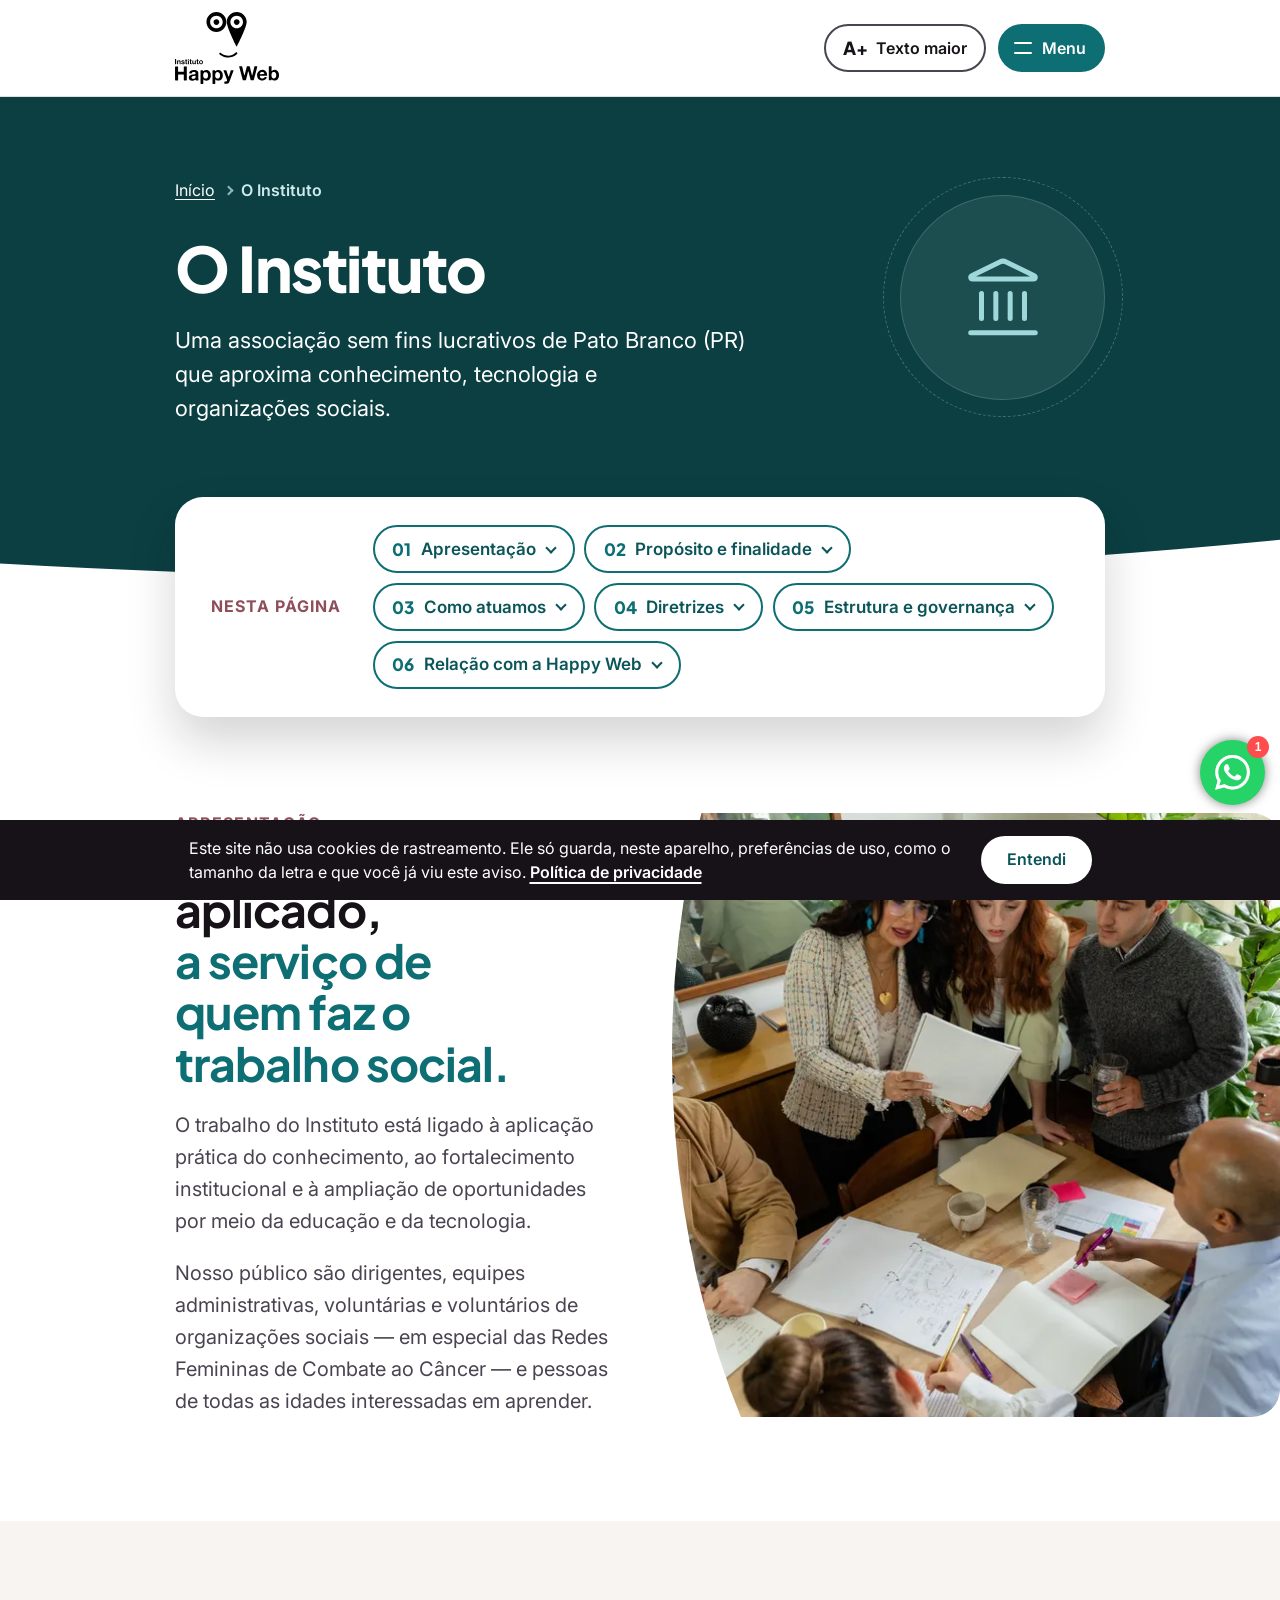
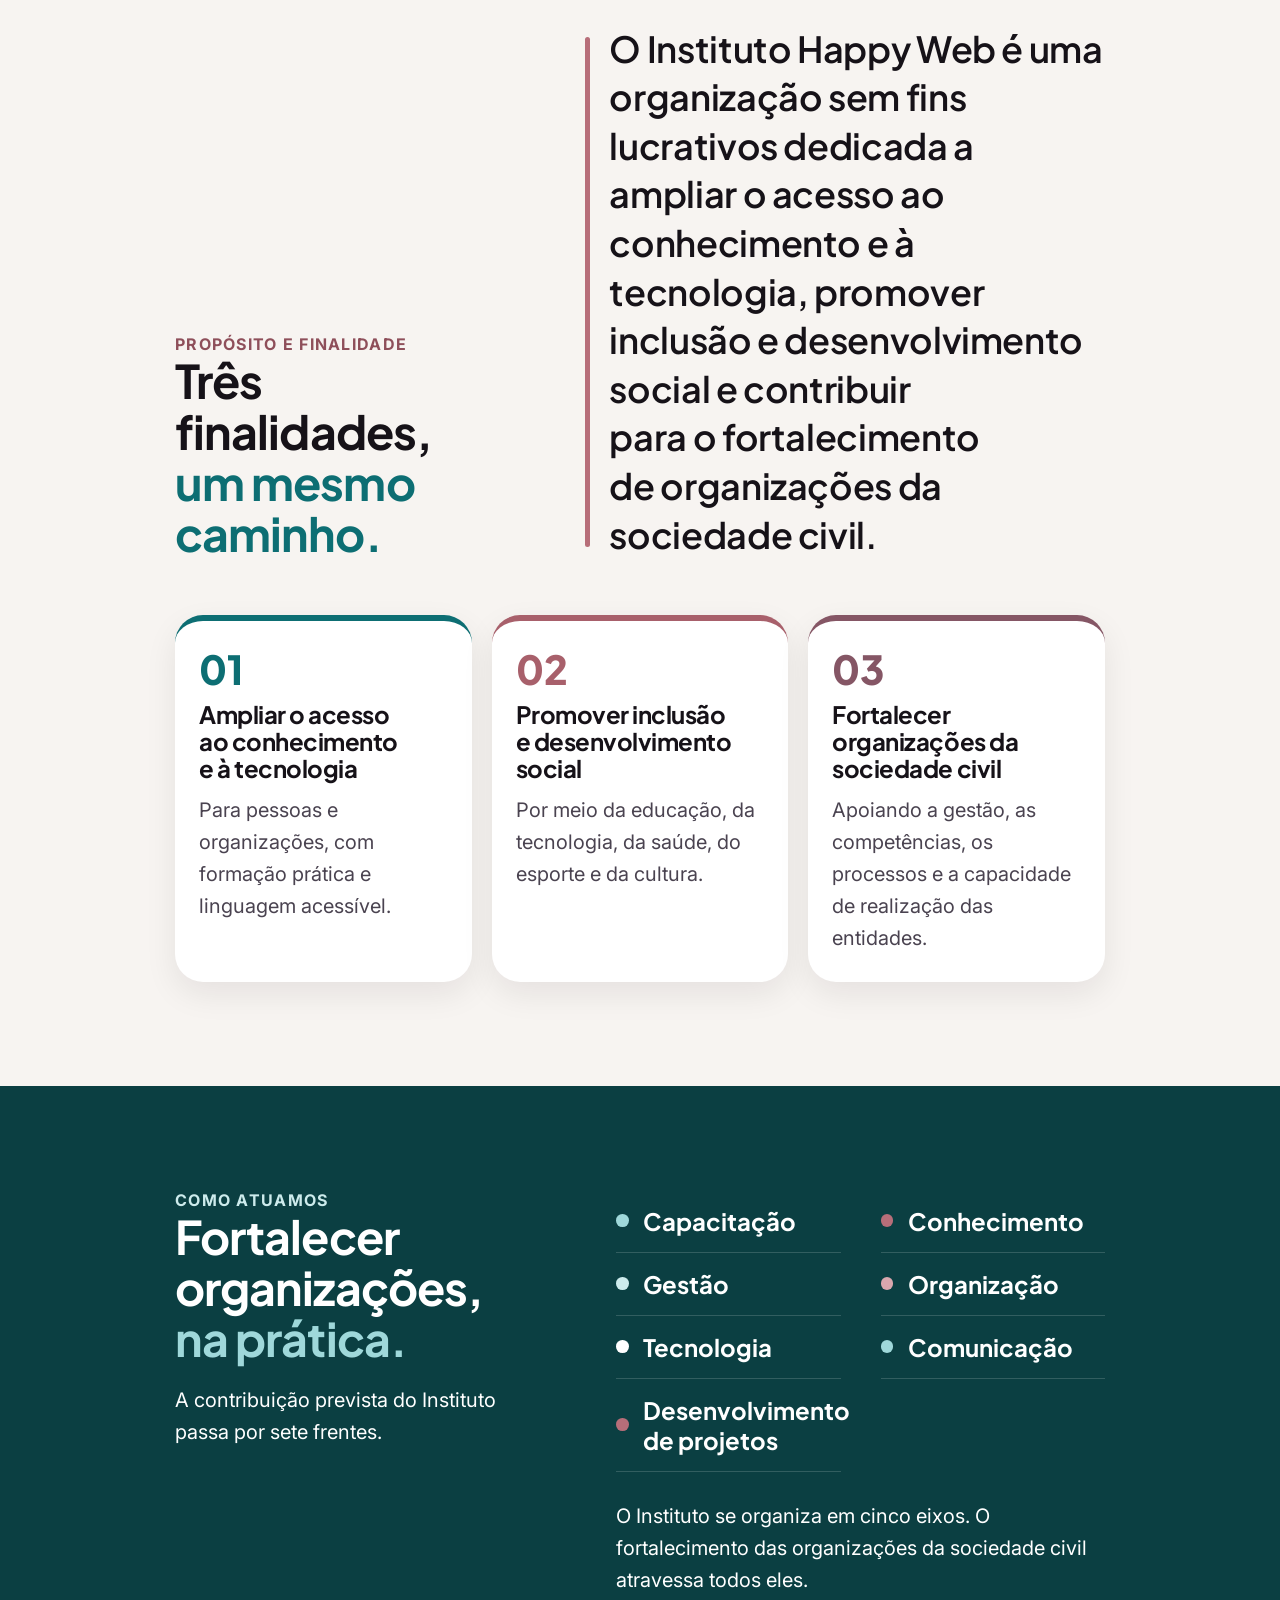
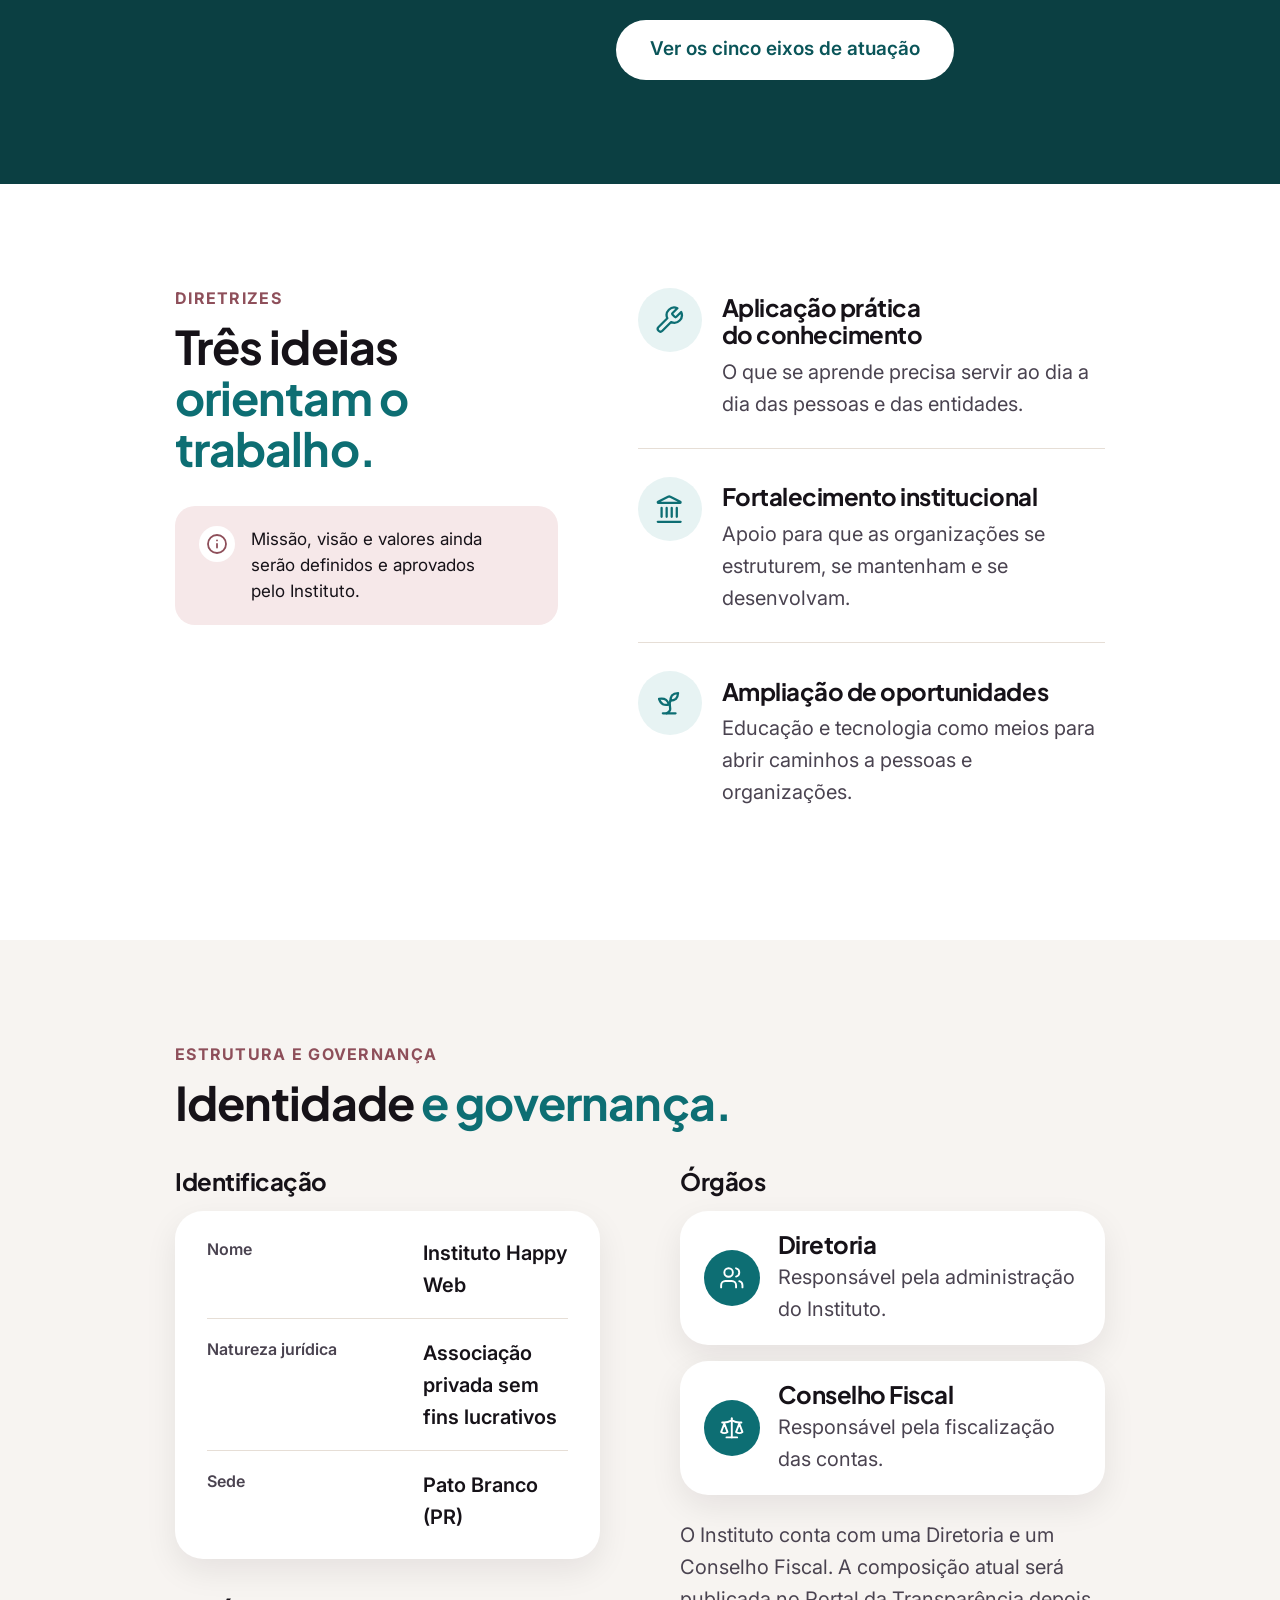
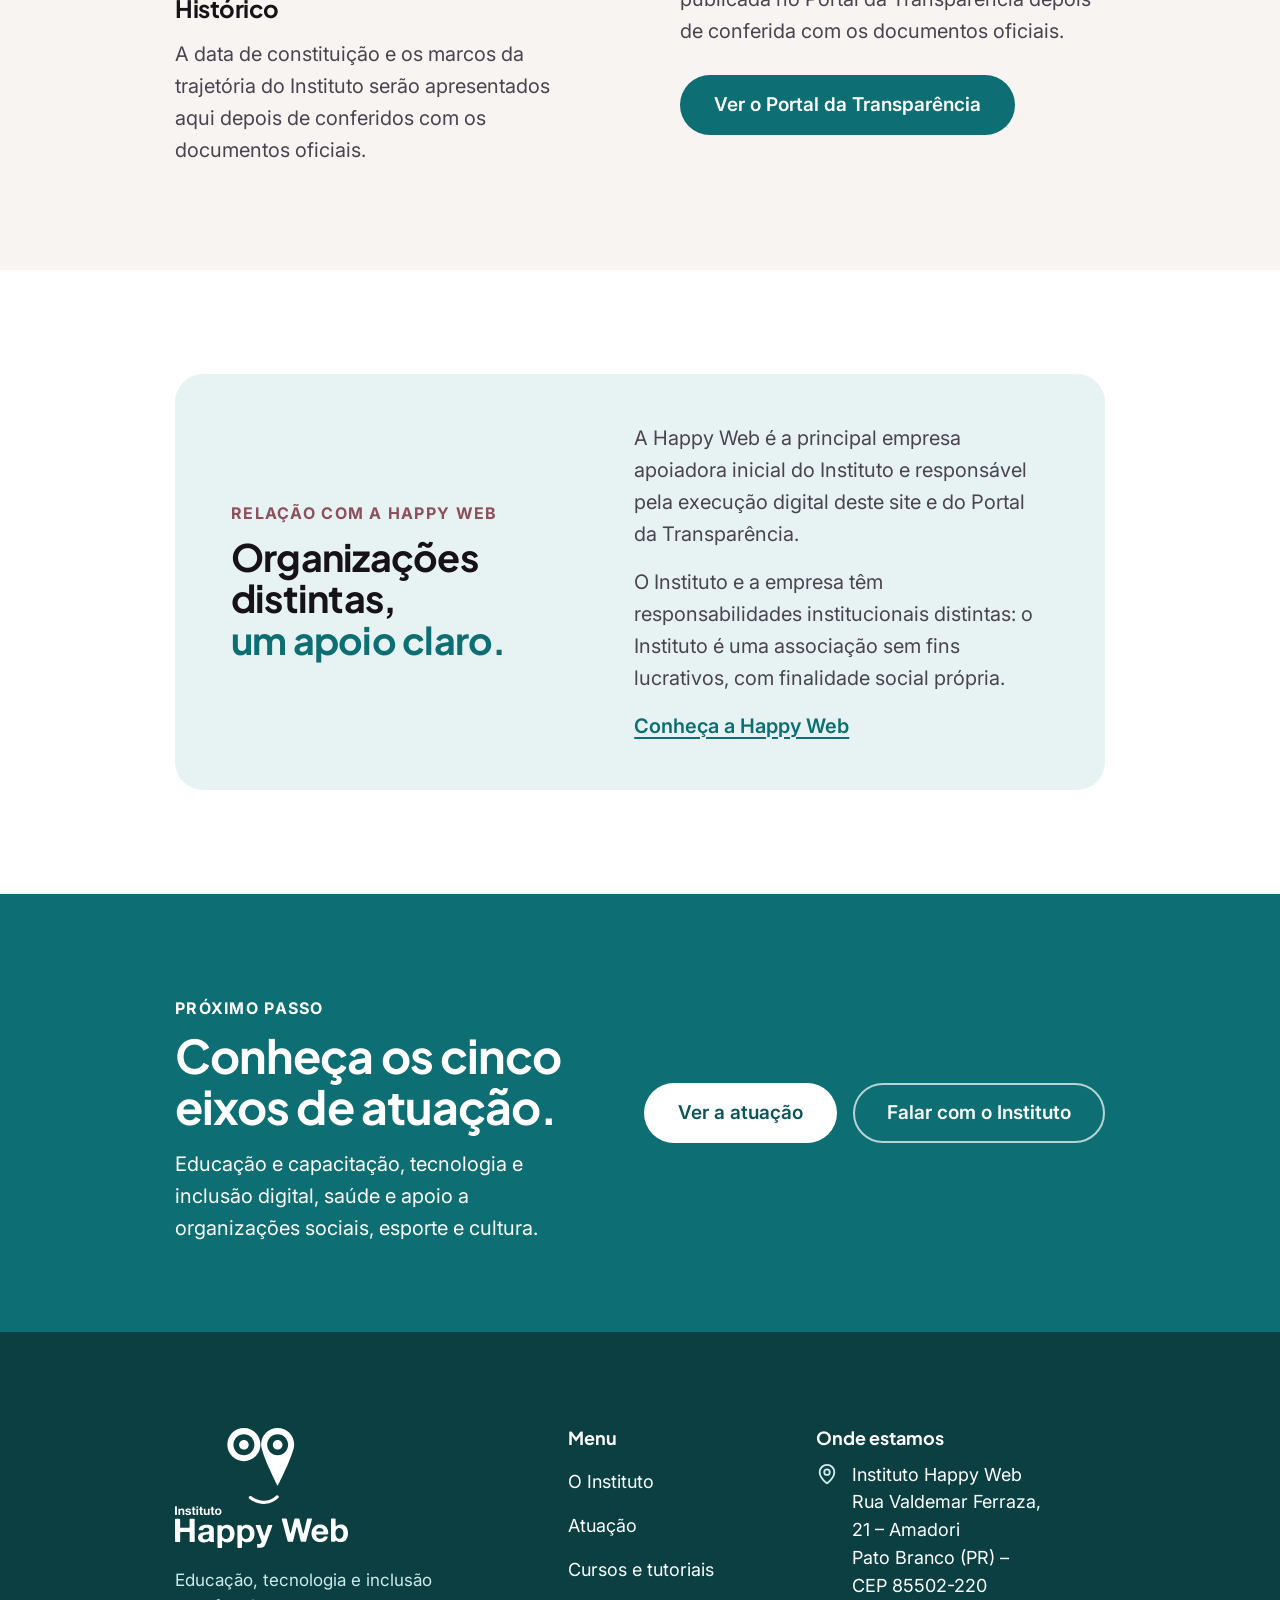
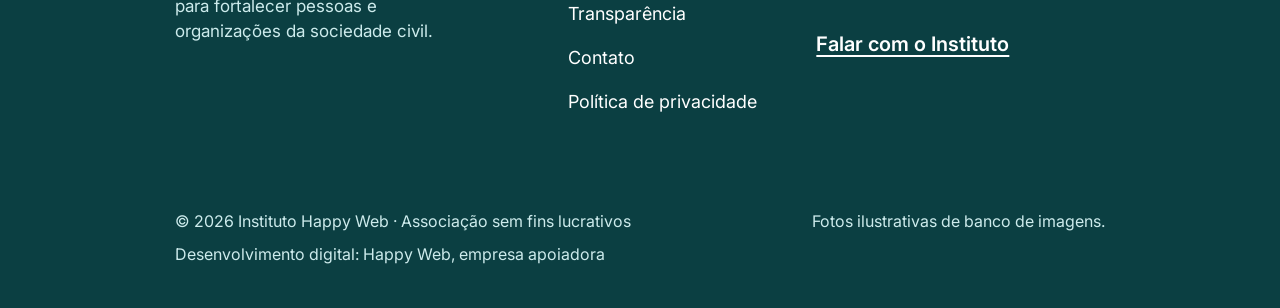
<file: src/html/o-instituto.html>
<!doctype html>
<html lang="pt-BR">
<head>
	<meta charset="utf-8">
	<meta name="viewport" content="width=device-width, initial-scale=1">
	<title>O Instituto | Instituto Happy Web</title>
	<meta name="description" content="Conheça o Instituto Happy Web: associação sem fins lucrativos de Pato Branco (PR) que aproxima conhecimento, tecnologia e organizações sociais.">
	<meta name="robots" content="noindex, nofollow">
	<link rel="icon" href="../../public/icones/favicon.svg" type="image/svg+xml">
	<link rel="icon" href="../../public/icones/favicon-48.png" sizes="48x48" type="image/png">
	<link rel="apple-touch-icon" href="../../public/icones/apple-touch-icon.png">
	<link rel="preload" href="../../public/fontes/plus-jakarta-sans-latin.woff2" as="font" type="font/woff2" crossorigin>
	<link rel="preload" href="../../public/fontes/inter-latin.woff2" as="font" type="font/woff2" crossorigin>
	<!-- "?v=" muda a cada versão: o navegador baixa os arquivos novos em vez de reaproveitar os antigos -->
	<script src="../js/preferencias.js?v=11.2i3"></script>
	<link rel="stylesheet" href="../css/normalize.css?v=11.2i3">
	<link rel="stylesheet" href="../css/reset.css?v=11.2i3">
	<link rel="stylesheet" href="../css/style-global.css?v=11.2i3">
	<link rel="stylesheet" href="../css/paginas.css?v=11.2i3">
	<link rel="stylesheet" href="../css/o-instituto.css?v=11.2i3">
	<script defer src="../js/funções-global.js?v=11.2i3"></script>
</head>
<body>
	<a class="pular" href="#conteudo">Pular para o conteúdo</a>

	<!-- ============================== CABEÇALHO ============================== -->
	<header class="cabecalho">
		<div class="cabecalho__dentro conteudo">
			<a class="cabecalho__marca" href="../index.html">
				<img src="../../public/imagens/marca/instituto-happy-web-preto.svg" alt="Instituto Happy Web — página inicial" width="104" height="72">
			</a>
			<nav class="menu" aria-label="Menu principal">
				<ul class="menu__lista">
					<li><a href="./o-instituto.html" aria-current="page">O Instituto</a></li>
					<li><a href="./atuacao.html">Atuação</a></li>
					<li><a href="./cursos-e-tutoriais.html">Cursos e tutoriais</a></li>
					<li><a href="./transparencia.html">Transparência</a></li>
				</ul>
			</nav>
			<div class="cabecalho__acoes">
				<button class="botao-texto" type="button" data-texto-maior>
					<span class="botao-texto__a" data-texto-sinal>A+</span>
					<span class="botao-texto__rotulo" data-texto-rotulo>Texto maior</span>
				</button>
				<a class="botao botao--primario cabecalho__falar" href="./contato.html">Falar com o Instituto</a>
				<button class="botao-menu" type="button" aria-expanded="false" aria-controls="painel" data-menu-abrir>
					<span class="botao-menu__traços" aria-hidden="true"></span>
					<span>Menu</span>
				</button>
			</div>
		</div>
	</header>

	<!-- painel do menu (celular, tablet e computador com "Texto maior") -->
	<div class="painel" id="painel" data-painel role="dialog" aria-modal="true" aria-label="Menu" hidden>
		<div class="painel__topo conteudo">
			<a class="cabecalho__marca" href="../index.html">
				<img src="../../public/imagens/marca/instituto-happy-web-preto.svg" alt="Instituto Happy Web — página inicial" width="104" height="72">
			</a>
			<button class="botao-menu botao-menu--fechar" type="button" data-menu-fechar>
				<span class="botao-menu__traços" aria-hidden="true"></span>
				<span>Fechar</span>
			</button>
		</div>
		<nav class="painel__menu conteudo" aria-label="Menu principal no celular">
			<ul>
				<li><a href="../index.html">Início</a></li>
				<li><a href="./o-instituto.html" aria-current="page">O Instituto</a></li>
				<li><a href="./atuacao.html">Atuação</a></li>
				<li><a href="./cursos-e-tutoriais.html">Cursos e tutoriais</a></li>
				<li><a href="./transparencia.html">Transparência</a></li>
			</ul>
			<a class="botao botao--primario painel__falar" href="./contato.html">Falar com o Instituto</a>
			<address class="painel__endereco">Rua Valdemar Ferraza, <span class="sem-quebra">21 – Amadori</span><br>Pato&nbsp;Branco&nbsp;(PR) – <span class="sem-quebra">CEP 85502-220</span></address>
		</nav>
	</div>

	<main id="conteudo" tabindex="-1">

		<!-- ============================== ABERTURA ============================== -->
		<section class="pagina-abertura" aria-labelledby="pagina-titulo">
			<div class="pagina-abertura__dentro conteudo">
				<div class="pagina-abertura__texto">
					<nav class="migalhas hw-entra hw-entra--texto" aria-label="Você está em">
						<ol>
							<li><a href="../index.html">Início</a></li>
							<li><span aria-current="page">O Instituto</span></li>
						</ol>
					</nav>
					<h1 class="pagina-abertura__titulo hw-entra hw-entra--texto" id="pagina-titulo">O Instituto</h1>
					<p class="pagina-abertura__subtitulo hw-entra hw-entra--texto">Uma associação sem fins lucrativos de Pato&nbsp;Branco&nbsp;(PR) que aproxima conhecimento, tecnologia e organizações sociais.</p>
				</div>
				<div class="pagina-abertura__icone hw-entra hw-entra--icone" aria-hidden="true">
					<svg viewBox="0 0 24 24" fill="none" stroke="currentColor" stroke-width="1.4" stroke-linecap="round" stroke-linejoin="round" focusable="false"><path d="M10 18v-7"/><path d="M11.119 2.205a2 2 0 0 1 1.762 0l7.84 3.846A.5.5 0 0 1 20.5 7h-17a.5.5 0 0 1-.22-.949z"/><path d="M14 18v-7"/><path d="M18 18v-7"/><path d="M3 22h18"/><path d="M6 18v-7"/></svg>
				</div>
			</div>
		</section>

		<nav class="sumario conteudo" aria-labelledby="sumario-titulo">
			<div class="sumario__cartao hw-entra hw-entra--cartao">
				<h2 class="sumario__titulo" id="sumario-titulo">Nesta página</h2>
				<ul class="sumario__lista">
					<li><a href="#apresentacao"><span class="sumario__num" aria-hidden="true">01</span>Apresentação</a></li>
					<li><a href="#finalidade"><span class="sumario__num" aria-hidden="true">02</span>Propósito e finalidade</a></li>
					<li><a href="#como-atuamos"><span class="sumario__num" aria-hidden="true">03</span>Como atuamos</a></li>
					<li><a href="#diretrizes"><span class="sumario__num" aria-hidden="true">04</span>Diretrizes</a></li>
					<li><a href="#governanca"><span class="sumario__num" aria-hidden="true">05</span>Estrutura e governança</a></li>
					<li><a href="#happy-web"><span class="sumario__num" aria-hidden="true">06</span>Relação com a Happy Web</a></li>
				</ul>
			</div>
		</nav>

		<!-- ============================== 1. APRESENTAÇÃO ============================== -->
		<section class="secao secao--branca apresentacao" id="apresentacao" aria-labelledby="apresentacao-titulo">
			<div class="apresentacao__grade conteudo">
				<div class="apresentacao__texto">
					<p class="rotulo hw-entra hw-entra--texto">Apresentação</p>
					<h2 class="titulo-secao hw-entra hw-entra--texto" id="apresentacao-titulo">Conhecimento aplicado, <span class="destaque">a serviço de quem faz o trabalho social.</span></h2>
					<div class="corpo-texto">
						<p class="hw-entra hw-entra--texto">O trabalho do Instituto está ligado à aplicação prática do conhecimento, ao fortalecimento institucional e à ampliação de oportunidades por meio da educação e da tecnologia.</p>
						<p class="hw-entra hw-entra--texto">Nosso público são dirigentes, equipes administrativas, voluntárias e voluntários de organizações sociais — em especial das Redes Femininas de Combate ao Câncer — e pessoas de todas as idades interessadas em aprender.</p>
					</div>
				</div>
				<figure class="foto-arco foto-arco--esq apresentacao__foto hw-entra hw-entra--dir">
					<img src="../../public/imagens/fotos/instituto-equipe-1200.webp?v=p1"
						srcset="../../public/imagens/fotos/instituto-equipe-600.webp?v=p1 600w, ../../public/imagens/fotos/instituto-equipe-900.webp?v=p1 900w, ../../public/imagens/fotos/instituto-equipe-1200.webp?v=p1 1200w, ../../public/imagens/fotos/instituto-equipe-1800.webp?v=p1 1800w"
						sizes="(min-width: 64rem) 50vw, 100vw" width="1800" height="1200" loading="lazy"
						alt="Foto ilustrativa: um grupo de pessoas de idades diferentes planeja junto, em volta de uma mesa com papéis.">
				</figure>
			</div>
		</section>

		<!-- ============================== 2. PROPÓSITO E FINALIDADE ============================== -->
		<section class="secao secao--papel finalidade" id="finalidade" aria-labelledby="finalidade-titulo">
			<div class="conteudo">
				<div class="finalidade__cabeca">
					<div>
						<p class="rotulo hw-entra hw-entra--texto">Propósito e finalidade</p>
						<h2 class="titulo-secao hw-entra hw-entra--texto" id="finalidade-titulo">Três finalidades, <span class="destaque">um mesmo caminho.</span></h2>
					</div>
					<p class="finalidade__proposito hw-entra hw-entra--texto">O Instituto Happy Web é uma organização sem fins lucrativos dedicada a ampliar o acesso ao conhecimento e à tecnologia, promover inclusão e desenvolvimento social e contribuir para o fortalecimento de organizações da sociedade civil.</p>
				</div>
				<ol class="cartoes cartoes--3">
					<li class="cartao hw-entra hw-entra--cartao" style="--cor: var(--eixo-1)">
						<span class="cartao__num" aria-hidden="true">01</span>
						<h3 class="cartao__titulo">Ampliar o acesso ao conhecimento e à tecnologia</h3>
						<p>Para pessoas e organizações, com formação prática e linguagem acessível.</p>
					</li>
					<li class="cartao hw-entra hw-entra--cartao" style="--cor: var(--eixo-3)">
						<span class="cartao__num" aria-hidden="true">02</span>
						<h3 class="cartao__titulo">Promover inclusão e desenvolvimento social</h3>
						<p>Por meio da educação, da tecnologia, da saúde, do esporte e da cultura.</p>
					</li>
					<li class="cartao hw-entra hw-entra--cartao" style="--cor: var(--eixo-4)">
						<span class="cartao__num" aria-hidden="true">03</span>
						<h3 class="cartao__titulo">Fortalecer organizações da sociedade civil</h3>
						<p>Apoiando a gestão, as competências, os processos e a capacidade de realização das entidades.</p>
					</li>
				</ol>
			</div>
		</section>

		<!-- ============================== 3. COMO ATUAMOS ============================== -->
		<section class="secao secao--escura frentes" id="como-atuamos" aria-labelledby="frentes-titulo">
			<div class="frentes__grade conteudo">
				<div class="frentes__texto">
					<p class="rotulo rotulo--claro hw-entra hw-entra--texto">Como atuamos</p>
					<h2 class="titulo-secao hw-entra hw-entra--texto" id="frentes-titulo">Fortalecer organizações, <span class="frentes__destaque">na prática.</span></h2>
					<p class="cabeca-secao__intro hw-entra hw-entra--texto">A contribuição prevista do Instituto passa por sete frentes.</p>
				</div>
				<div class="frentes__corpo">
					<ul class="frentes__lista">
						<li class="hw-entra hw-entra--texto"><span class="frentes__ponto" aria-hidden="true"></span>Capacitação</li>
						<li class="hw-entra hw-entra--texto"><span class="frentes__ponto" aria-hidden="true"></span>Conhecimento</li>
						<li class="hw-entra hw-entra--texto"><span class="frentes__ponto" aria-hidden="true"></span>Gestão</li>
						<li class="hw-entra hw-entra--texto"><span class="frentes__ponto" aria-hidden="true"></span>Organização</li>
						<li class="hw-entra hw-entra--texto"><span class="frentes__ponto" aria-hidden="true"></span>Tecnologia</li>
						<li class="hw-entra hw-entra--texto"><span class="frentes__ponto" aria-hidden="true"></span>Comunicação</li>
						<li class="hw-entra hw-entra--texto"><span class="frentes__ponto" aria-hidden="true"></span>Desenvolvimento de projetos</li>
					</ul>
					<p class="frentes__eixos hw-entra hw-entra--texto">O Instituto se organiza em cinco eixos. O fortalecimento das organizações da sociedade civil atravessa todos eles.</p>
					<a class="botao botao--claro hw-entra hw-entra--texto" href="./atuacao.html">Ver os cinco eixos de atuação</a>
				</div>
			</div>
		</section>

		<!-- ============================== 4. DIRETRIZES ============================== -->
		<section class="secao secao--branca diretrizes" id="diretrizes" aria-labelledby="diretrizes-titulo">
			<div class="diretrizes__grade conteudo">
				<div class="cabeca-secao">
					<p class="rotulo hw-entra hw-entra--texto">Diretrizes</p>
					<h2 class="titulo-secao hw-entra hw-entra--texto" id="diretrizes-titulo">Três ideias <span class="destaque">orientam o trabalho.</span></h2>
					<div class="nota hw-entra hw-entra--texto">
						<svg viewBox="0 0 24 24" fill="none" stroke="currentColor" stroke-width="2" stroke-linecap="round" stroke-linejoin="round" aria-hidden="true" focusable="false"><circle cx="12" cy="12" r="10"/><path d="M12 16v-4"/><path d="M12 8h.01"/></svg>
						<p>Missão, visão e valores ainda serão definidos e aprovados pelo Instituto.</p>
					</div>
				</div>
				<ul class="diretrizes__lista">
					<li class="diretriz hw-entra hw-entra--texto">
						<span class="diretriz__icone hw-entra hw-entra--icone" aria-hidden="true"><svg viewBox="0 0 24 24" fill="none" stroke="currentColor" stroke-width="1.8" stroke-linecap="round" stroke-linejoin="round" focusable="false"><path d="M14.7 6.3a1 1 0 0 0 0 1.4l1.6 1.6a1 1 0 0 0 1.4 0l3.77-3.77a6 6 0 0 1-7.94 7.94l-6.91 6.91a2.12 2.12 0 0 1-3-3l6.91-6.91a6 6 0 0 1 7.94-7.94l-3.76 3.76z"/></svg></span>
						<div>
							<h3 class="diretriz__titulo">Aplicação prática do conhecimento</h3>
							<p>O que se aprende precisa servir ao dia a dia das pessoas e das entidades.</p>
						</div>
					</li>
					<li class="diretriz hw-entra hw-entra--texto">
						<span class="diretriz__icone hw-entra hw-entra--icone" aria-hidden="true"><svg viewBox="0 0 24 24" fill="none" stroke="currentColor" stroke-width="1.8" stroke-linecap="round" stroke-linejoin="round" focusable="false"><path d="M10 18v-7"/><path d="M11.119 2.205a2 2 0 0 1 1.762 0l7.84 3.846A.5.5 0 0 1 20.5 7h-17a.5.5 0 0 1-.22-.949z"/><path d="M14 18v-7"/><path d="M18 18v-7"/><path d="M3 22h18"/><path d="M6 18v-7"/></svg></span>
						<div>
							<h3 class="diretriz__titulo">Fortalecimento institucional</h3>
							<p>Apoio para que as organizações se estruturem, se mantenham e se desenvolvam.</p>
						</div>
					</li>
					<li class="diretriz hw-entra hw-entra--texto">
						<span class="diretriz__icone hw-entra hw-entra--icone" aria-hidden="true"><svg viewBox="0 0 24 24" fill="none" stroke="currentColor" stroke-width="1.8" stroke-linecap="round" stroke-linejoin="round" focusable="false"><path d="M7 20h10"/><path d="M10 20c5.5-2.5.8-6.4 3-10"/><path d="M9.5 9.4c1.1.8 1.8 2.2 2.3 3.7-2 .4-3.5.4-4.8-.3-1.2-.6-2.3-1.9-3-4.2 2.8-.5 4.4 0 5.5.8z"/><path d="M14.1 6a7 7 0 0 0-1.1 4c1.9-.1 3.3-.6 4.3-1.4 1-1 1.6-2.3 1.7-4.6-2.7.1-4 1-4.9 2z"/></svg></span>
						<div>
							<h3 class="diretriz__titulo">Ampliação de oportunidades</h3>
							<p>Educação e tecnologia como meios para abrir caminhos a pessoas e organizações.</p>
						</div>
					</li>
				</ul>
			</div>
		</section>

		<!-- ============================== 5. ESTRUTURA E GOVERNANÇA ============================== -->
		<section class="secao secao--papel governanca" id="governanca" aria-labelledby="governanca-titulo">
			<div class="conteudo">
				<div class="cabeca-secao">
					<p class="rotulo hw-entra hw-entra--texto">Estrutura e governança</p>
					<h2 class="titulo-secao hw-entra hw-entra--texto" id="governanca-titulo">Identidade <span class="destaque">e governança.</span></h2>
				</div>
				<div class="governanca__grade">
					<div class="governanca__identificacao hw-entra hw-entra--esq">
						<h3 class="governanca__subtitulo">Identificação</h3>
						<dl class="ficha">
							<div class="ficha__linha"><dt>Nome</dt><dd>Instituto Happy Web</dd></div>
							<div class="ficha__linha"><dt>Natureza jurídica</dt><dd>Associação privada sem fins lucrativos</dd></div>
							<div class="ficha__linha"><dt>Sede</dt><dd>Pato Branco (PR)</dd></div>
						</dl>
						<h3 class="governanca__subtitulo">Histórico</h3>
						<p class="governanca__texto">A data de constituição e os marcos da trajetória do Instituto serão apresentados aqui depois de conferidos com os documentos oficiais.</p>
					</div>
					<div class="governanca__orgaos hw-entra hw-entra--dir">
						<h3 class="governanca__subtitulo">Órgãos</h3>
						<ul class="orgaos">
							<li class="orgao">
								<span class="orgao__icone" aria-hidden="true"><svg viewBox="0 0 24 24" fill="none" stroke="currentColor" stroke-width="1.8" stroke-linecap="round" stroke-linejoin="round" focusable="false"><path d="M16 21v-2a4 4 0 0 0-4-4H6a4 4 0 0 0-4 4v2"/><circle cx="9" cy="7" r="4"/><path d="M22 21v-2a4 4 0 0 0-3-3.87"/><path d="M16 3.13a4 4 0 0 1 0 7.75"/></svg></span>
								<div>
									<h4 class="orgao__nome">Diretoria</h4>
									<p>Responsável pela administração do Instituto.</p>
								</div>
							</li>
							<li class="orgao">
								<span class="orgao__icone" aria-hidden="true"><svg viewBox="0 0 24 24" fill="none" stroke="currentColor" stroke-width="1.8" stroke-linecap="round" stroke-linejoin="round" focusable="false"><path d="m16 16 3-8 3 8c-.87.65-1.92 1-3 1s-2.13-.35-3-1Z"/><path d="m2 16 3-8 3 8c-.87.65-1.92 1-3 1s-2.13-.35-3-1Z"/><path d="M7 21h10"/><path d="M12 3v18"/><path d="M3 7h2c2 0 5-1 7-2 2 1 5 2 7 2h2"/></svg></span>
								<div>
									<h4 class="orgao__nome">Conselho Fiscal</h4>
									<p>Responsável pela fiscalização das contas.</p>
								</div>
							</li>
						</ul>
						<p class="governanca__texto">O Instituto conta com uma Diretoria e um Conselho Fiscal. A composição atual será publicada no Portal da Transparência depois de conferida com os documentos oficiais.</p>
						<a class="botao botao--primario" href="./transparencia.html">Ver o Portal da Transparência</a>
					</div>
				</div>
			</div>
		</section>

		<!-- ============================== 6. RELAÇÃO COM A HAPPY WEB ============================== -->
		<section class="secao secao--branca happy-web" id="happy-web" aria-labelledby="happy-web-titulo">
			<div class="conteudo">
				<div class="happy-web__cartao hw-entra hw-entra--cartao">
					<div class="happy-web__titulo">
						<p class="rotulo">Relação com a Happy Web</p>
						<h2 class="titulo-secao" id="happy-web-titulo">Organizações distintas, <span class="destaque">um apoio claro.</span></h2>
					</div>
					<div class="happy-web__texto">
						<p>A Happy Web é a principal empresa apoiadora inicial do Instituto e responsável pela execução digital deste site e do Portal da Transparência.</p>
						<p>O Instituto e a empresa têm responsabilidades institucionais distintas: o Instituto é uma associação sem fins lucrativos, com finalidade social própria.</p>
						<a class="link" href="https://happyweb.com.br/" target="_blank" rel="noopener">Conheça a Happy Web<span class="visualmente-oculto"> (abre em nova aba)</span></a>
					</div>
				</div>
			</div>
		</section>

		<!-- ============================== PRÓXIMO PASSO ============================== -->
		<section class="faixa-final" aria-labelledby="faixa-final-titulo">
			<div class="faixa-final__dentro conteudo">
				<div>
					<p class="rotulo rotulo--claro hw-entra hw-entra--texto">Próximo passo</p>
					<h2 class="titulo-secao hw-entra hw-entra--texto" id="faixa-final-titulo">Conheça os cinco eixos de atuação.</h2>
					<p class="hw-entra hw-entra--texto">Educação e capacitação, tecnologia e inclusão digital, saúde e apoio a organizações sociais, esporte e cultura.</p>
				</div>
				<div class="faixa-final__botoes hw-entra hw-entra--texto">
					<a class="botao botao--claro" href="./atuacao.html">Ver a atuação</a>
					<a class="botao botao--contorno-claro" href="./contato.html">Falar com o Instituto</a>
				</div>
			</div>
		</section>
	</main>

	<!-- ============================== RODAPÉ ============================== -->
	<footer class="rodape">
		<div class="rodape__grade conteudo">
			<div class="rodape__marca">
				<img src="../../public/imagens/marca/instituto-happy-web-branco.svg" alt="Instituto Happy Web" width="173" height="120">
				<p>Educação, tecnologia e inclusão para fortalecer pessoas e organizações da sociedade civil.</p>
			</div>
			<nav class="rodape__menu" aria-labelledby="rodape-menu-titulo">
				<h2 class="rodape__titulo" id="rodape-menu-titulo">Menu</h2>
				<ul>
					<li><a href="./o-instituto.html" aria-current="page">O Instituto</a></li>
					<li><a href="./atuacao.html">Atuação</a></li>
					<li><a href="./cursos-e-tutoriais.html">Cursos e tutoriais</a></li>
					<li><a href="./transparencia.html">Transparência</a></li>
					<li><a href="./contato.html">Contato</a></li>
					<li><a href="./privacidade.html">Política de privacidade</a></li>
				</ul>
			</nav>
			<div class="rodape__atendimento">
				<h2 class="rodape__titulo">Onde estamos</h2>
				<div class="rodape__sede">
					<svg viewBox="0 0 24 24" fill="none" stroke="currentColor" stroke-width="2" stroke-linecap="round" stroke-linejoin="round" aria-hidden="true" focusable="false"><path d="M20 10c0 4.993-5.539 10.193-7.399 11.799a1 1 0 0 1-1.202 0C9.539 20.193 4 14.993 4 10a8 8 0 0 1 16 0"/><circle cx="12" cy="10" r="3"/></svg>
					<address>Instituto Happy Web<br>Rua Valdemar Ferraza, <span class="sem-quebra">21 – Amadori</span><br>Pato&nbsp;Branco&nbsp;(PR)&nbsp;– <span class="sem-quebra">CEP 85502-220</span></address>
				</div>
				<a class="link link--claro link--solto" href="./contato.html">Falar com o Instituto</a>
			</div>
		</div>
		<div class="rodape__base conteudo hw-entra hw-entra--fio">
			<p>© 2026 Instituto Happy Web · Associação sem fins lucrativos</p>
			<p>Fotos ilustrativas de banco de imagens.</p>
			<p>Desenvolvimento digital: Happy Web, empresa apoiadora</p>
		</div>
	</footer>

	<!-- flutuante e aviso -->
	<!-- botão do WhatsApp: o mesmo do site da Happy Web (23/11/2026). O número fica no funções-global.js (WHATSAPP);
	     enquanto ele estiver vazio, o botão leva à página de Contato -->
	<a class="whatsapp" href="./contato.html" data-whatsapp aria-label="Conversar pelo WhatsApp">
		<svg viewBox="0 0 1219.547 1225.016" width="35" height="35" aria-hidden="true" focusable="false">
			<path fill="#E0E0E0" d="M1041.858 178.02C927.206 63.289 774.753.07 612.325 0 277.617 0 5.232 272.298 5.098 606.991c-.039 106.986 27.915 211.42 81.048 303.476L0 1225.016l321.898-84.406c88.689 48.368 188.547 73.855 290.166 73.896h.258.003c334.654 0 607.08-272.346 607.222-607.023.056-162.208-63.052-314.724-177.689-429.463zm-429.533 933.963h-.197c-90.578-.048-179.402-24.366-256.878-70.339l-18.438-10.93-191.021 50.083 51-186.176-12.013-19.087c-50.525-80.336-77.198-173.175-77.16-268.504.111-278.186 226.507-504.503 504.898-504.503 134.812.056 261.519 52.604 356.814 147.965 95.289 95.36 147.728 222.128 147.688 356.948-.118 278.195-226.522 504.543-504.693 504.543z"/>
			<path fill="#25D366" d="M27.875 1190.114l82.211-300.18c-50.719-87.852-77.391-187.523-77.359-289.602.133-319.398 260.078-579.25 579.469-579.25 155.016.07 300.508 60.398 409.898 169.891 109.414 109.492 169.633 255.031 169.57 409.812-.133 319.406-260.094 579.281-579.445 579.281-.023 0 .016 0 0 0h-.258c-96.977-.031-192.266-24.375-276.898-70.5l-307.188 80.548z"/>
			<path fill="#FFF" fill-rule="evenodd" clip-rule="evenodd" d="M462.273 349.294c-11.234-24.977-23.062-25.477-33.75-25.914-8.742-.375-18.75-.352-28.742-.352-10 0-26.25 3.758-39.992 18.766-13.75 15.008-52.5 51.289-52.5 125.078 0 73.797 53.75 145.102 61.242 155.117 7.5 10 103.758 166.266 256.203 226.383 126.695 49.961 152.477 40.023 179.977 37.523s88.734-36.273 101.234-71.297c12.5-35.016 12.5-65.031 8.75-71.305-3.75-6.25-13.75-10-28.75-17.5s-88.734-43.789-102.484-48.789-23.75-7.5-33.75 7.516c-10 15-38.727 48.773-47.477 58.773-8.75 10.023-17.5 11.273-32.5 3.773-15-7.523-63.305-23.344-120.609-74.438-44.586-39.75-74.688-88.844-83.438-103.859-8.75-15-.938-23.125 6.586-30.602 6.734-6.719 15-17.508 22.5-26.266 7.484-8.758 9.984-15.008 14.984-25.008 5-10.016 2.5-18.773-1.25-26.273s-32.898-81.67-46.234-111.326z"/>
			<path fill="#FFF" d="M1036.898 176.091C923.562 62.677 772.859.185 612.297.114 281.43.114 12.172 269.286 12.039 600.137 12 705.896 39.633 809.13 92.156 900.13L7 1211.067l318.203-83.438c87.672 47.812 186.383 73.008 286.836 73.047h.255.003c330.812 0 600.109-269.219 600.25-600.055.055-160.343-62.328-311.108-175.649-424.53zm-424.601 923.242h-.195c-89.539-.047-177.344-24.086-253.93-69.531l-18.227-10.805-188.828 49.508 50.414-184.039-11.875-18.867c-49.945-79.414-76.312-171.188-76.273-265.422.109-274.992 223.906-498.711 499.102-498.711 133.266.055 258.516 52 352.719 146.266 94.195 94.266 146.031 219.578 145.992 352.852-.118 274.999-223.923 498.749-498.899 498.749z"/>
		</svg>
		<span class="whatsapp__selo" aria-hidden="true">1</span>
	</a>
	<a class="voltar-topo" href="#conteudo" data-voltar-topo hidden>
		<svg viewBox="0 0 24 24" fill="none" stroke="currentColor" stroke-width="2.4" stroke-linecap="round" stroke-linejoin="round" aria-hidden="true" focusable="false"><path d="m5 12 7-7 7 7"/><path d="M12 19V5"/></svg>
		<span class="visualmente-oculto">Voltar ao topo</span>
	</a>
	<div class="aviso-privacidade" data-aviso role="region" aria-label="Aviso de privacidade" hidden>
		<p>Este site não usa cookies de rastreamento. Ele só guarda, neste aparelho, preferências de uso, como o tamanho da letra e que você já viu este aviso. <a class="link link--claro" href="./privacidade.html">Política de privacidade</a></p>
		<button class="botao botao--claro botao--pequeno" type="button" data-aviso-ok>Entendi</button>
	</div>
</body>
</html>
</file>
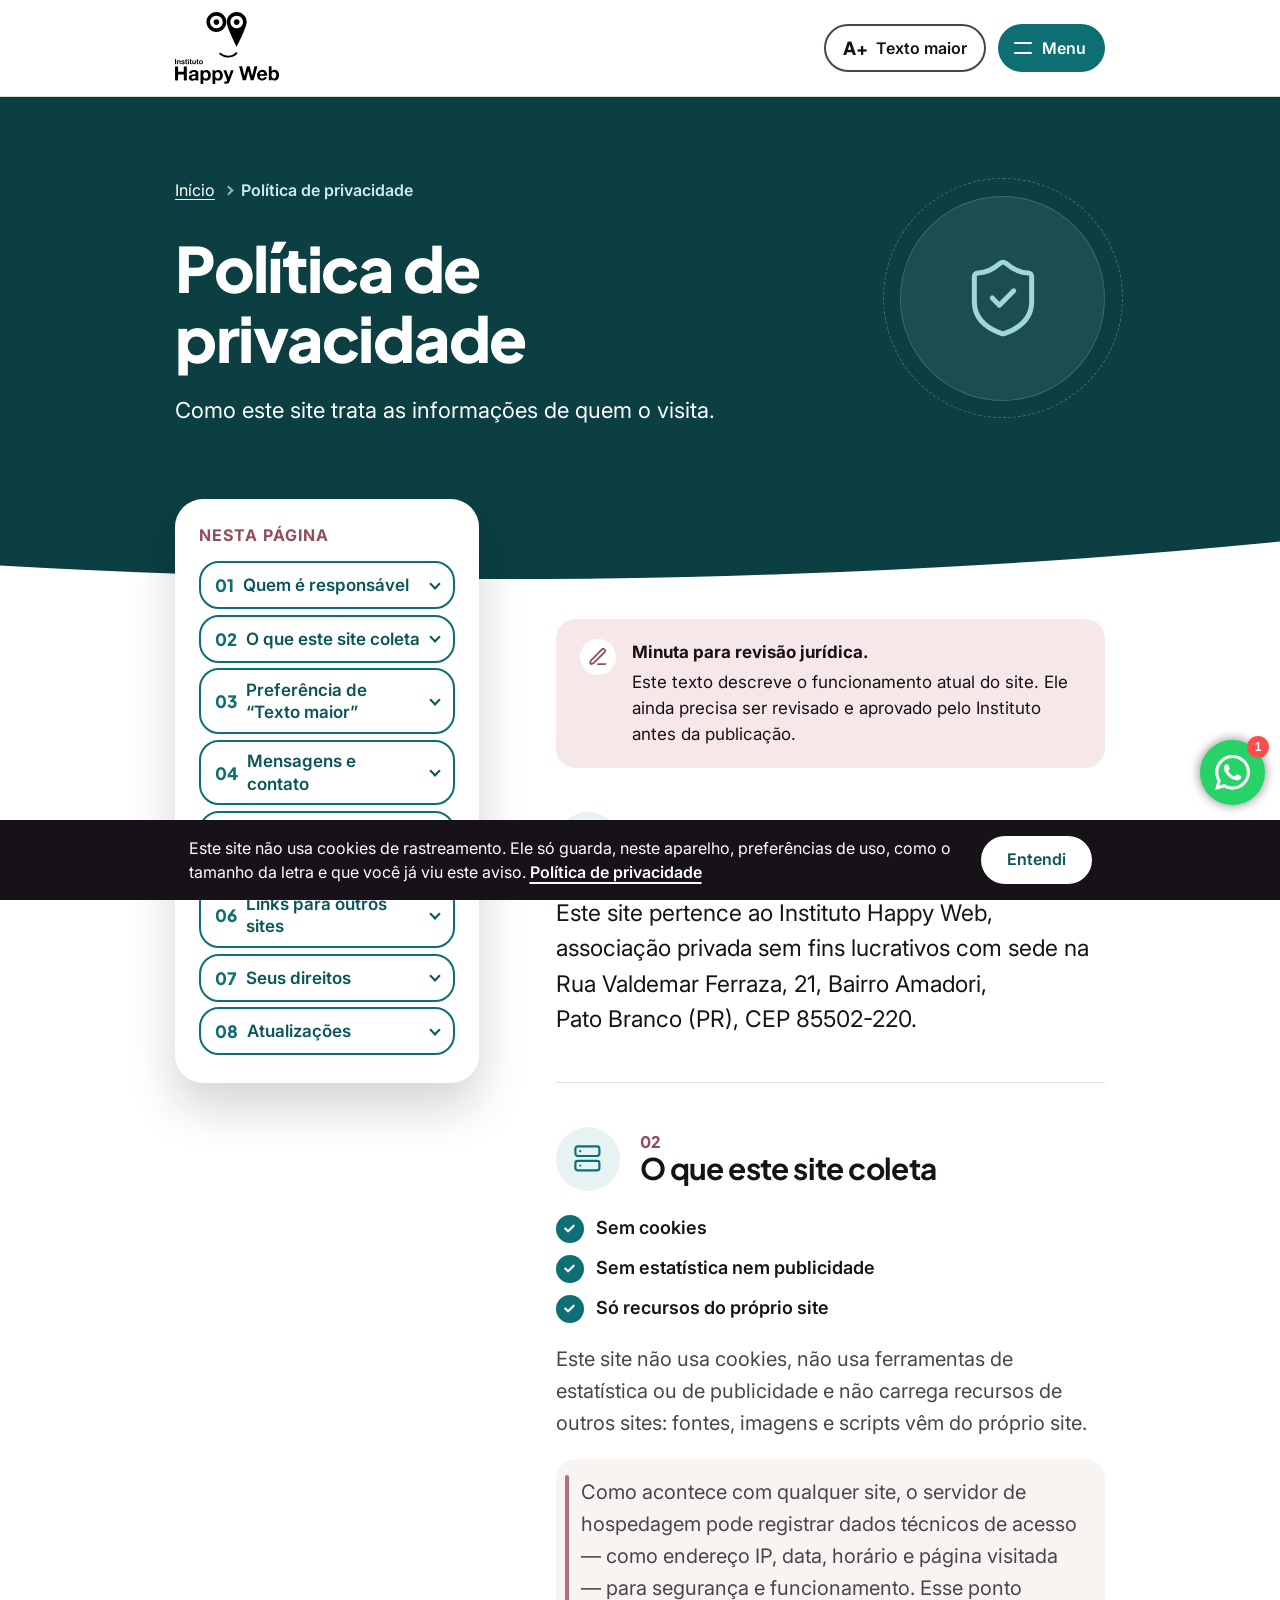
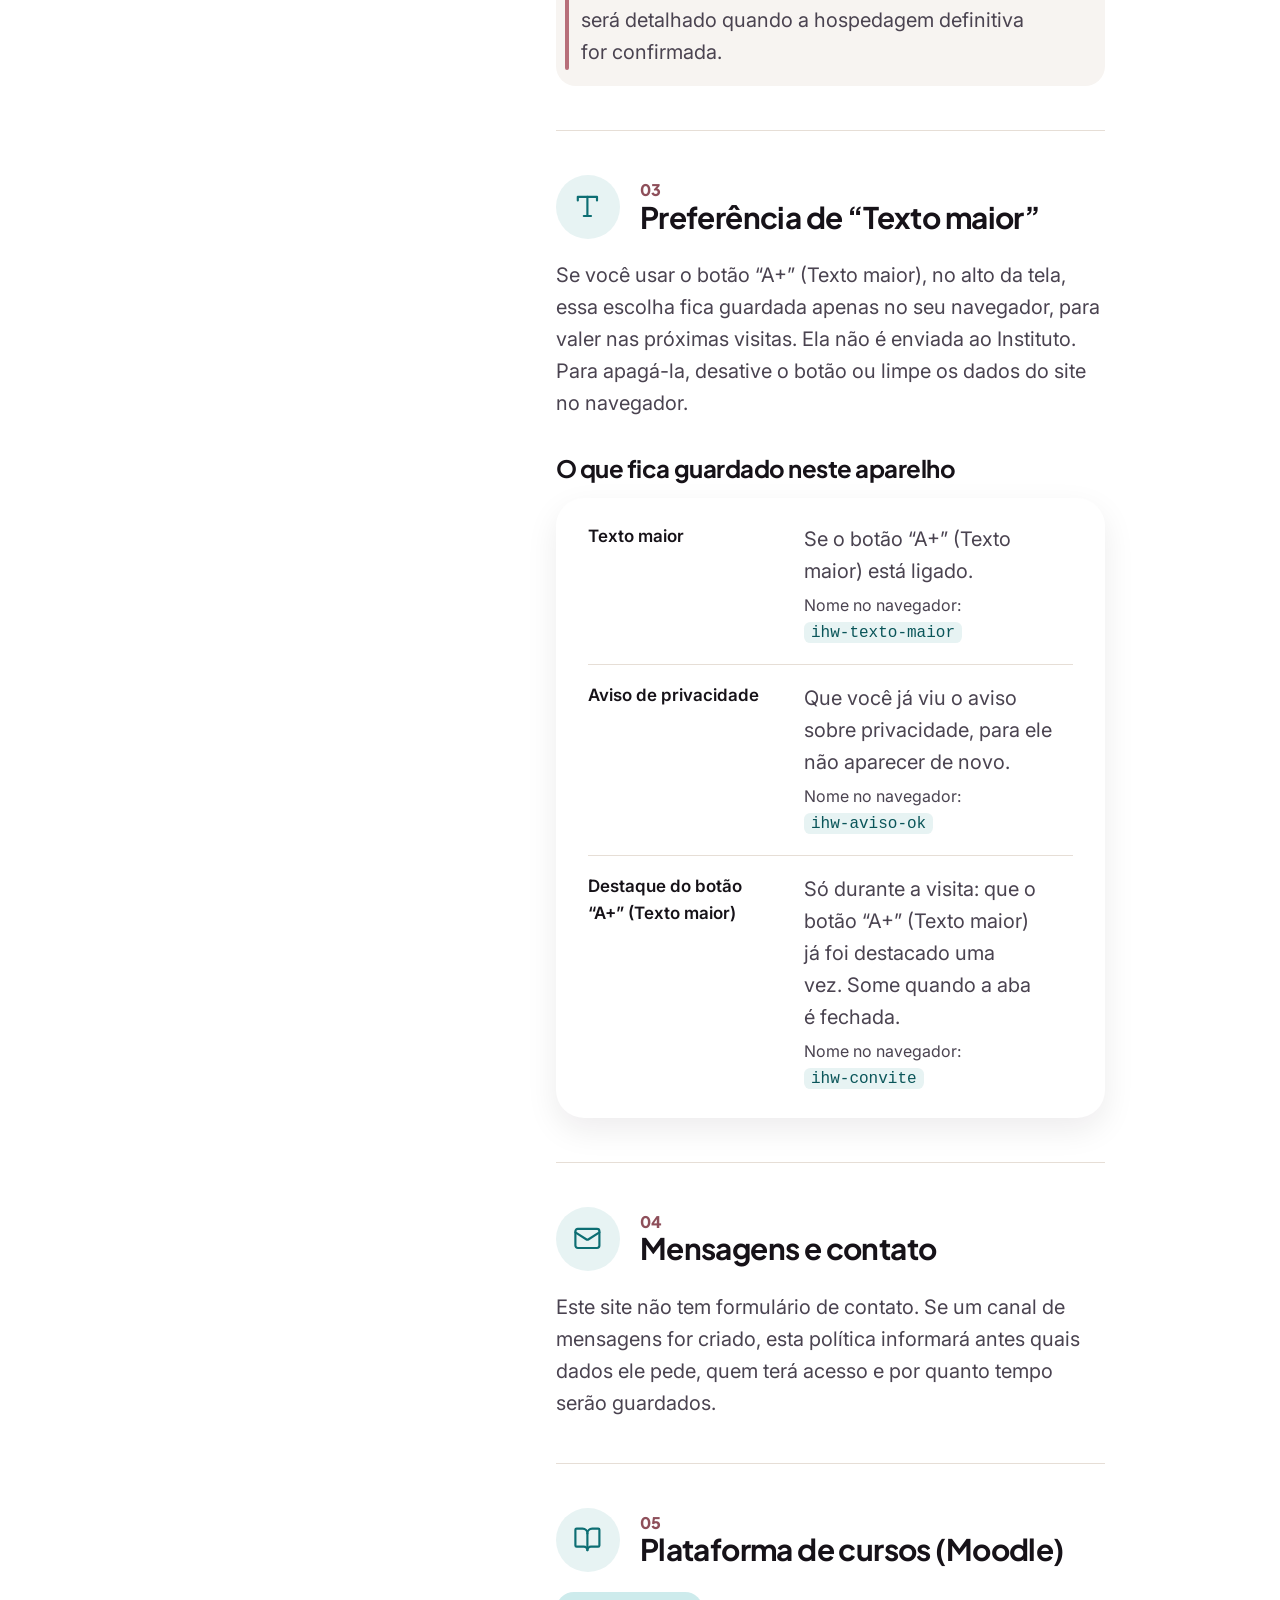
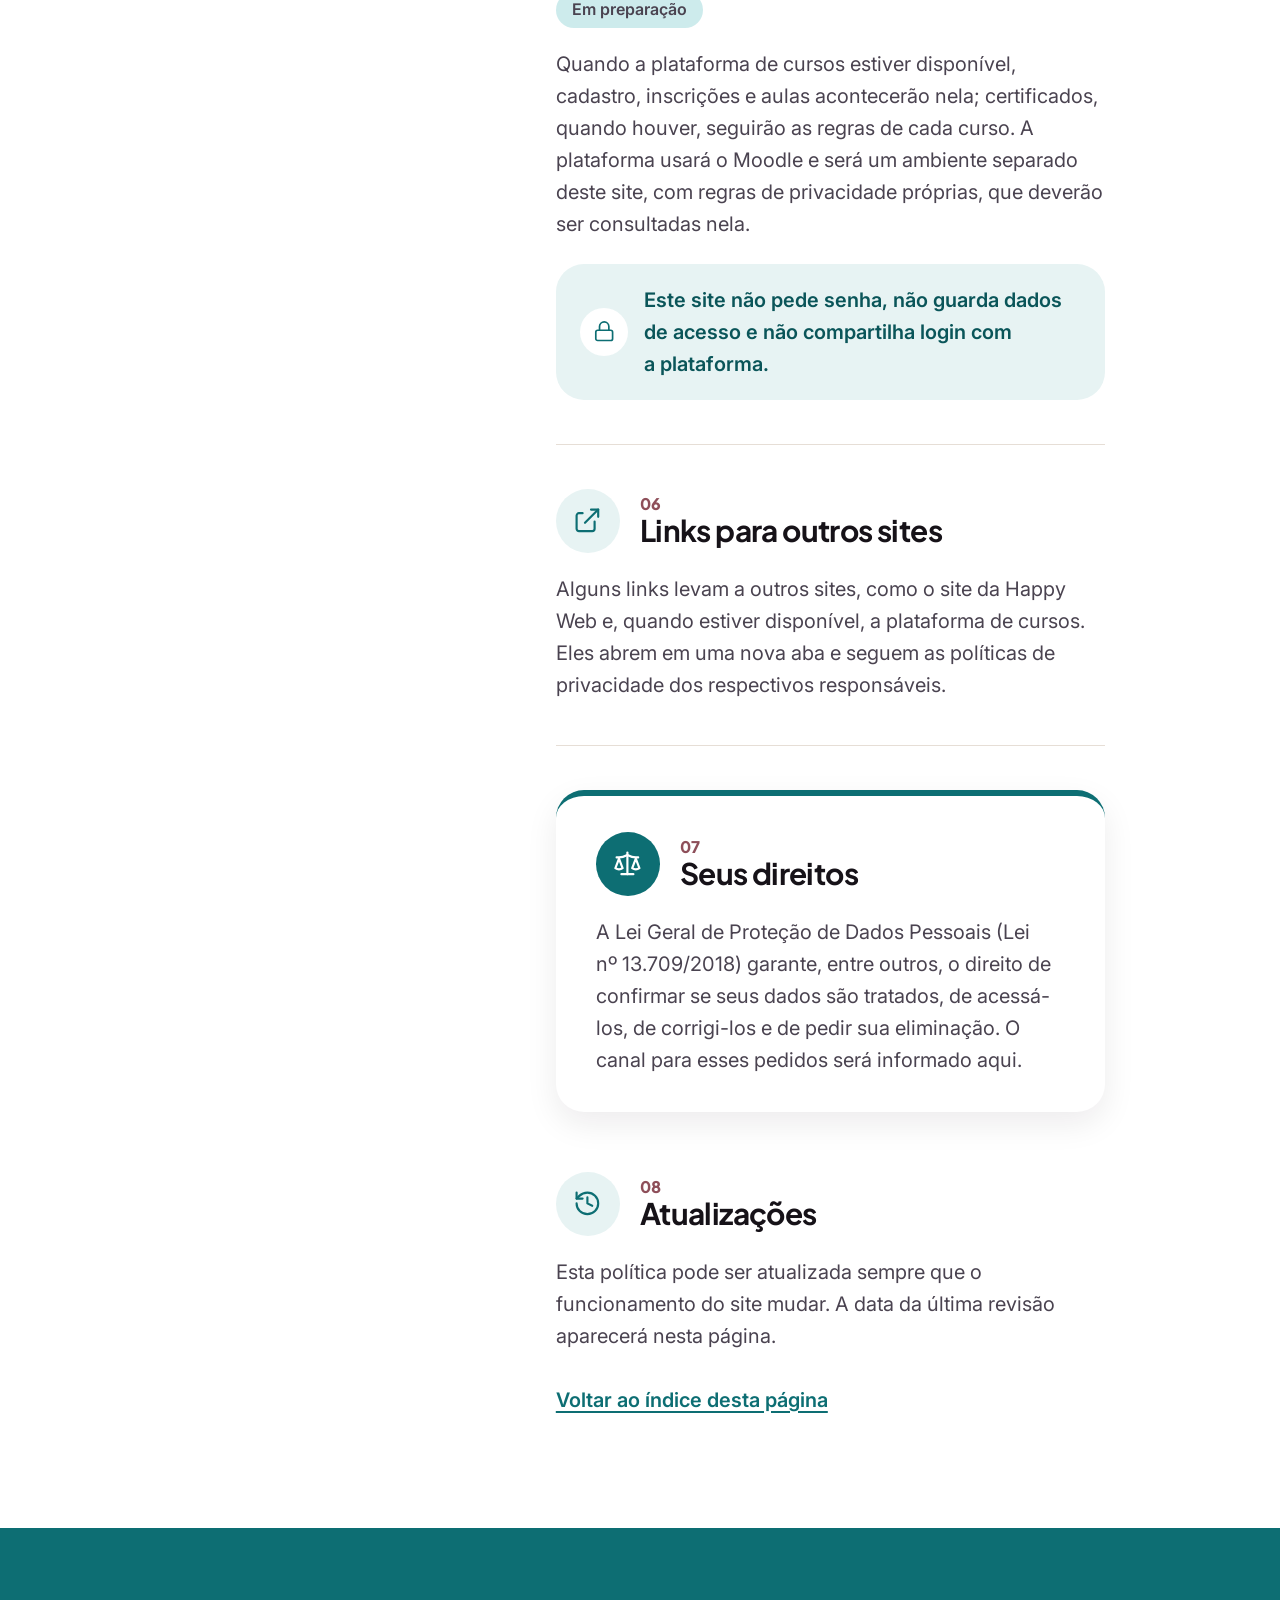
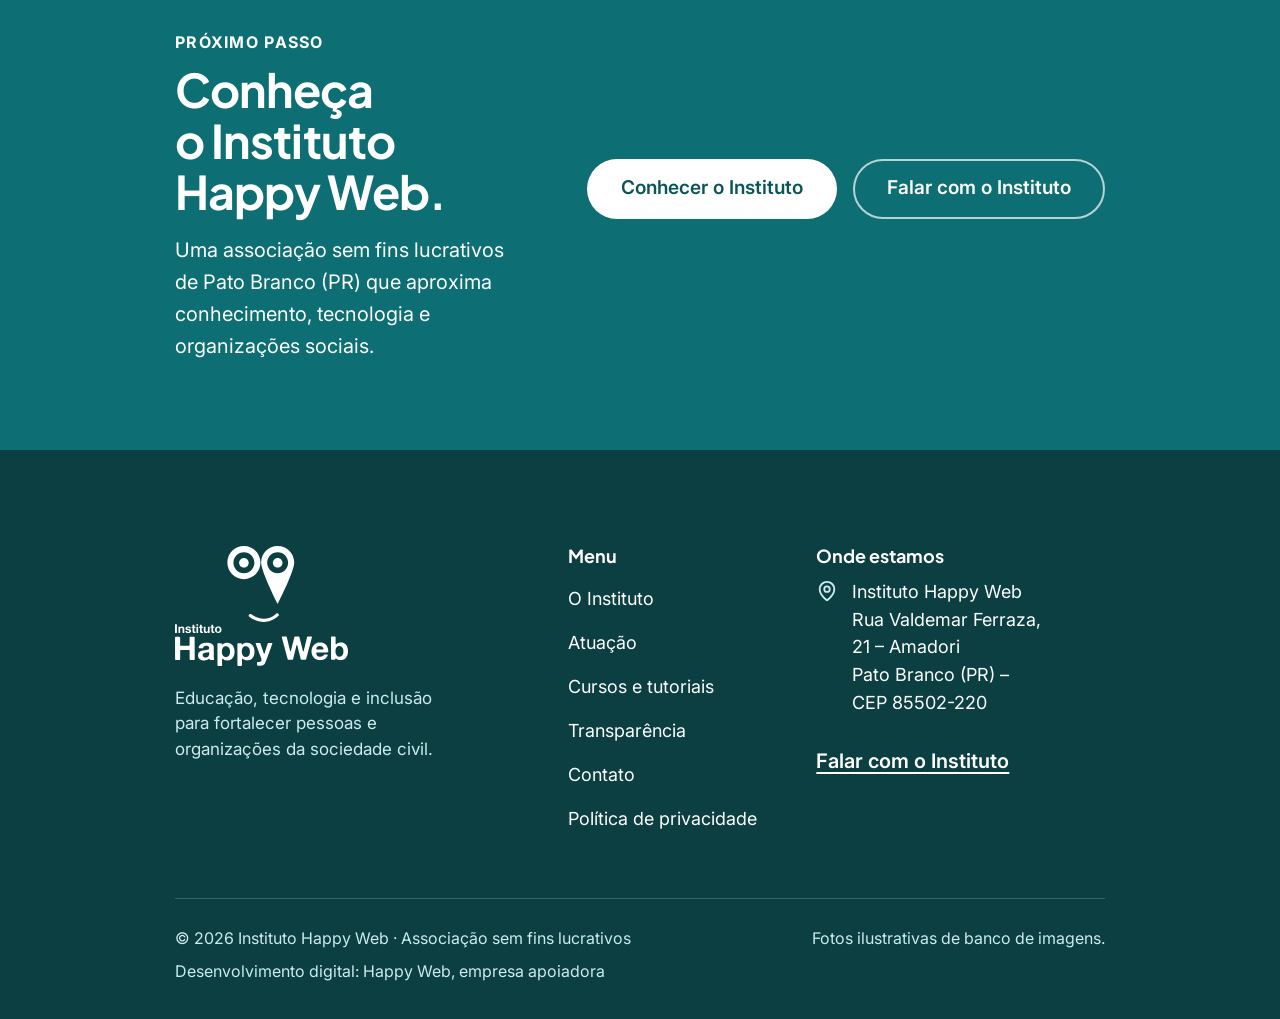
<file: src/html/privacidade.html>
<!doctype html>
<html lang="pt-BR">
<head>
	<meta charset="utf-8">
	<meta name="viewport" content="width=device-width, initial-scale=1">
	<title>Política de privacidade | Instituto Happy Web</title>
	<meta name="description" content="Como o site do Instituto Happy Web trata as informações de quem o visita: sem cookies, sem estatística ou publicidade e sem recursos de outros sites.">
	<meta name="robots" content="noindex, nofollow">
	<link rel="icon" href="../../public/icones/favicon.svg" type="image/svg+xml">
	<link rel="icon" href="../../public/icones/favicon-48.png" sizes="48x48" type="image/png">
	<link rel="apple-touch-icon" href="../../public/icones/apple-touch-icon.png">
	<link rel="preload" href="../../public/fontes/plus-jakarta-sans-latin.woff2" as="font" type="font/woff2" crossorigin>
	<link rel="preload" href="../../public/fontes/inter-latin.woff2" as="font" type="font/woff2" crossorigin>
	<!-- "?v=" muda a cada versão: o navegador baixa os arquivos novos em vez de reaproveitar os antigos -->
	<script src="../js/preferencias.js?v=11.2i3"></script>
	<link rel="stylesheet" href="../css/normalize.css?v=11.2i3">
	<link rel="stylesheet" href="../css/reset.css?v=11.2i3">
	<link rel="stylesheet" href="../css/style-global.css?v=11.2i3">
	<link rel="stylesheet" href="../css/paginas.css?v=11.2i3">
	<link rel="stylesheet" href="../css/privacidade.css?v=11.2i3">
	<script defer src="../js/funções-global.js?v=11.2i3"></script>
</head>
<body>
	<a class="pular" href="#conteudo">Pular para o conteúdo</a>

	<!-- ============================== CABEÇALHO ============================== -->
	<header class="cabecalho">
		<div class="cabecalho__dentro conteudo">
			<a class="cabecalho__marca" href="../index.html">
				<img src="../../public/imagens/marca/instituto-happy-web-preto.svg" alt="Instituto Happy Web — página inicial" width="104" height="72">
			</a>
			<nav class="menu" aria-label="Menu principal">
				<ul class="menu__lista">
					<li><a href="./o-instituto.html">O Instituto</a></li>
					<li><a href="./atuacao.html">Atuação</a></li>
					<li><a href="./cursos-e-tutoriais.html">Cursos e tutoriais</a></li>
					<li><a href="./transparencia.html">Transparência</a></li>
				</ul>
			</nav>
			<div class="cabecalho__acoes">
				<button class="botao-texto" type="button" data-texto-maior>
					<span class="botao-texto__a" data-texto-sinal>A+</span>
					<span class="botao-texto__rotulo" data-texto-rotulo>Texto maior</span>
				</button>
				<a class="botao botao--primario cabecalho__falar" href="./contato.html">Falar com o Instituto</a>
				<button class="botao-menu" type="button" aria-expanded="false" aria-controls="painel" data-menu-abrir>
					<span class="botao-menu__traços" aria-hidden="true"></span>
					<span>Menu</span>
				</button>
			</div>
		</div>
	</header>

	<!-- painel do menu (celular, tablet e computador com "Texto maior") -->
	<div class="painel" id="painel" data-painel role="dialog" aria-modal="true" aria-label="Menu" hidden>
		<div class="painel__topo conteudo">
			<a class="cabecalho__marca" href="../index.html">
				<img src="../../public/imagens/marca/instituto-happy-web-preto.svg" alt="Instituto Happy Web — página inicial" width="104" height="72">
			</a>
			<button class="botao-menu botao-menu--fechar" type="button" data-menu-fechar>
				<span class="botao-menu__traços" aria-hidden="true"></span>
				<span>Fechar</span>
			</button>
		</div>
		<nav class="painel__menu conteudo" aria-label="Menu principal no celular">
			<ul>
				<li><a href="../index.html">Início</a></li>
				<li><a href="./o-instituto.html">O Instituto</a></li>
				<li><a href="./atuacao.html">Atuação</a></li>
				<li><a href="./cursos-e-tutoriais.html">Cursos e tutoriais</a></li>
				<li><a href="./transparencia.html">Transparência</a></li>
			</ul>
			<a class="botao botao--primario painel__falar" href="./contato.html">Falar com o Instituto</a>
			<address class="painel__endereco">Rua Valdemar Ferraza, <span class="sem-quebra">21 – Amadori</span><br>Pato&nbsp;Branco&nbsp;(PR) – <span class="sem-quebra">CEP 85502-220</span></address>
		</nav>
	</div>

	<main id="conteudo" tabindex="-1">

		<!-- ============================== ABERTURA ============================== -->
		<section class="pagina-abertura" aria-labelledby="pagina-titulo">
			<div class="pagina-abertura__dentro conteudo">
				<div class="pagina-abertura__texto">
					<nav class="migalhas hw-entra hw-entra--texto" aria-label="Você está em">
						<ol>
							<li><a href="../index.html">Início</a></li>
							<li><span aria-current="page">Política de privacidade</span></li>
						</ol>
					</nav>
					<h1 class="pagina-abertura__titulo hw-entra hw-entra--texto" id="pagina-titulo">Política de privacidade</h1>
					<p class="pagina-abertura__subtitulo hw-entra hw-entra--texto">Como este site trata as informações de quem o visita.</p>
				</div>
				<div class="pagina-abertura__icone hw-entra hw-entra--icone" aria-hidden="true">
					<svg viewBox="0 0 24 24" fill="none" stroke="currentColor" stroke-width="1.4" stroke-linecap="round" stroke-linejoin="round" focusable="false"><path d="M20 13c0 5-3.5 7.5-7.66 8.95a1 1 0 0 1-.67-.01C7.5 20.5 4 18 4 13V6a1 1 0 0 1 1-1c2 0 4.5-1.2 6.24-2.72a1.17 1.17 0 0 1 1.52 0C14.51 3.81 17 5 19 5a1 1 0 0 1 1 1z"/><path d="m9 12 2 2 4-4"/></svg>
				</div>
			</div>
		</section>

		<!-- ============================== LEITURA: índice ao lado (computador) ou no alto (celular) ============================== -->
		<div class="politica conteudo">

			<nav class="politica__indice" aria-labelledby="indice-titulo">
				<div class="politica__indice-cartao sumario__cartao hw-entra hw-entra--cartao">
					<h2 class="sumario__titulo" id="indice-titulo">Nesta página</h2>
					<ul class="sumario__lista politica__indice-lista">
						<li><a href="#responsavel"><span class="sumario__num" aria-hidden="true">01</span>Quem é responsável</a></li>
						<li><a href="#o-que-coletamos"><span class="sumario__num" aria-hidden="true">02</span>O que este site coleta</a></li>
						<li><a href="#texto-maior"><span class="sumario__num" aria-hidden="true">03</span>Preferência de “Texto maior”</a></li>
						<li><a href="#mensagens"><span class="sumario__num" aria-hidden="true">04</span>Mensagens e contato</a></li>
						<li><a href="#moodle"><span class="sumario__num" aria-hidden="true">05</span>Plataforma de cursos (Moodle)</a></li>
						<li><a href="#links"><span class="sumario__num" aria-hidden="true">06</span>Links para outros sites</a></li>
						<li><a href="#direitos"><span class="sumario__num" aria-hidden="true">07</span>Seus direitos</a></li>
						<li><a href="#atualizacoes"><span class="sumario__num" aria-hidden="true">08</span>Atualizações</a></li>
					</ul>
				</div>
			</nav>

			<div class="politica__texto">

				<!-- situação do texto: minuta -->
				<div class="nota politica__minuta hw-entra hw-entra--texto">
					<svg viewBox="0 0 24 24" fill="none" stroke="currentColor" stroke-width="2" stroke-linecap="round" stroke-linejoin="round" aria-hidden="true" focusable="false"><path d="M12 20h9"/><path d="M16.376 3.622a1 1 0 0 1 3.002 3.002L7.368 18.635a2 2 0 0 1-.855.506l-2.872.838a.5.5 0 0 1-.62-.62l.838-2.872a2 2 0 0 1 .506-.854z"/></svg>
					<p><strong>Minuta para revisão jurídica.</strong> Este texto descreve o funcionamento atual do site. Ele ainda precisa ser revisado e aprovado pelo Instituto antes da publicação.</p>
				</div>

				<!-- 01. Quem é responsável -->
				<section class="politica__bloco" id="responsavel" aria-labelledby="responsavel-titulo">
					<div class="politica__cabeca hw-entra hw-entra--texto">
						<span class="politica__icone" aria-hidden="true"><svg viewBox="0 0 24 24" fill="none" stroke="currentColor" stroke-width="1.8" stroke-linecap="round" stroke-linejoin="round" focusable="false"><path d="M10 18v-7"/><path d="M11.119 2.205a2 2 0 0 1 1.762 0l7.84 3.846A.5.5 0 0 1 20.5 7h-17a.5.5 0 0 1-.22-.949z"/><path d="M14 18v-7"/><path d="M18 18v-7"/><path d="M3 22h18"/><path d="M6 18v-7"/></svg></span>
						<div>
							<span class="politica__num" aria-hidden="true">01</span>
							<h2 class="politica__titulo" id="responsavel-titulo">Quem é responsável</h2>
						</div>
					</div>
					<p class="politica__abre hw-entra hw-entra--texto">Este site pertence ao Instituto Happy Web, associação privada sem fins lucrativos com sede na Rua Valdemar Ferraza, <span class="sem-quebra">21, Bairro</span> Amadori, Pato&nbsp;Branco&nbsp;(PR), <span class="sem-quebra">CEP 85502-220.</span></p>
				</section>

				<!-- 02. O que este site coleta -->
				<section class="politica__bloco" id="o-que-coletamos" aria-labelledby="coleta-titulo">
					<div class="politica__cabeca hw-entra hw-entra--texto">
						<span class="politica__icone" aria-hidden="true"><svg viewBox="0 0 24 24" fill="none" stroke="currentColor" stroke-width="1.8" stroke-linecap="round" stroke-linejoin="round" focusable="false"><rect width="20" height="8" x="2" y="2" rx="2" ry="2"/><rect width="20" height="8" x="2" y="14" rx="2" ry="2"/><path d="M6 6h.01"/><path d="M6 18h.01"/></svg></span>
						<div>
							<span class="politica__num" aria-hidden="true">02</span>
							<h2 class="politica__titulo" id="coleta-titulo">O que este site coleta</h2>
						</div>
					</div>
					<ul class="lista-check politica__selos hw-entra hw-entra--texto" aria-label="Em resumo">
						<li>Sem cookies</li>
						<li>Sem estatística nem publicidade</li>
						<li>Só recursos do próprio site</li>
					</ul>
					<p class="hw-entra hw-entra--texto">Este site não usa cookies, não usa ferramentas de estatística ou de publicidade e não carrega recursos de outros sites: fontes, imagens e scripts vêm do próprio site.</p>
					<div class="politica__pendente hw-entra hw-entra--texto">
						<p>Como acontece com qualquer site, o servidor de hospedagem pode registrar dados técnicos de acesso — como endereço IP, data, horário e página visitada — para segurança e funcionamento. Esse ponto será detalhado quando a hospedagem definitiva for confirmada.</p>
					</div>
				</section>

				<!-- 03. Preferência de "Texto maior" -->
				<section class="politica__bloco" id="texto-maior" aria-labelledby="texto-maior-titulo">
					<div class="politica__cabeca hw-entra hw-entra--texto">
						<span class="politica__icone" aria-hidden="true"><svg viewBox="0 0 24 24" fill="none" stroke="currentColor" stroke-width="1.8" stroke-linecap="round" stroke-linejoin="round" focusable="false"><path d="M4 7V4h16v3"/><path d="M9 20h6"/><path d="M12 4v16"/></svg></span>
						<div>
							<span class="politica__num" aria-hidden="true">03</span>
							<h2 class="politica__titulo" id="texto-maior-titulo">Preferência de “Texto maior”</h2>
						</div>
					</div>
					<p class="hw-entra hw-entra--texto">Se você usar o botão “A+” (Texto maior), no alto da tela, essa escolha fica guardada apenas no seu navegador, para valer nas próximas visitas. Ela não é enviada ao Instituto. Para apagá-la, desative o botão ou limpe os dados do site no navegador.</p>

					<h3 class="politica__subtitulo hw-entra hw-entra--texto">O que fica guardado neste aparelho</h3>
					<dl class="ficha politica__ficha hw-entra hw-entra--cartao">
						<div class="ficha__linha">
							<dt>Texto maior</dt>
							<dd>Se o botão “A+” (Texto maior) está ligado. <span class="politica__chave">Nome no navegador: <code>ihw-texto-maior</code></span></dd>
						</div>
						<div class="ficha__linha">
							<dt>Aviso de privacidade</dt>
							<dd>Que você já viu o aviso sobre privacidade, para ele não aparecer de novo. <span class="politica__chave">Nome no navegador: <code>ihw-aviso-ok</code></span></dd>
						</div>
						<div class="ficha__linha">
							<dt>Destaque do botão “A+” (Texto maior)</dt>
							<dd>Só durante a visita: que o botão “A+” (Texto maior) já foi destacado uma vez. Some quando a aba é fechada. <span class="politica__chave">Nome no navegador: <code>ihw-convite</code></span></dd>
						</div>
					</dl>
				</section>

				<!-- 04. Mensagens e contato (o site não tem formulário) -->
				<section class="politica__bloco" id="mensagens" aria-labelledby="mensagens-titulo">
					<div class="politica__cabeca hw-entra hw-entra--texto">
						<span class="politica__icone" aria-hidden="true"><svg viewBox="0 0 24 24" fill="none" stroke="currentColor" stroke-width="1.8" stroke-linecap="round" stroke-linejoin="round" focusable="false"><rect width="20" height="16" x="2" y="4" rx="2"/><path d="m22 7-8.97 5.7a1.94 1.94 0 0 1-2.06 0L2 7"/></svg></span>
						<div>
							<span class="politica__num" aria-hidden="true">04</span>
							<h2 class="politica__titulo" id="mensagens-titulo">Mensagens e contato</h2>
						</div>
					</div>
					<p class="hw-entra hw-entra--texto">Este site não tem formulário de contato. Se um canal de mensagens for criado, esta política informará antes quais dados ele pede, quem terá acesso e por quanto tempo serão guardados.</p>
				</section>

				<!-- 05. Plataforma de cursos (Moodle) -->
				<section class="politica__bloco" id="moodle" aria-labelledby="moodle-titulo">
					<div class="politica__cabeca hw-entra hw-entra--texto">
						<span class="politica__icone" aria-hidden="true"><svg viewBox="0 0 24 24" fill="none" stroke="currentColor" stroke-width="1.8" stroke-linecap="round" stroke-linejoin="round" focusable="false"><path d="M12 7v14"/><path d="M3 18a1 1 0 0 1-1-1V4a1 1 0 0 1 1-1h5a4 4 0 0 1 4 4 4 4 0 0 1 4-4h5a1 1 0 0 1 1 1v13a1 1 0 0 1-1 1h-6a3 3 0 0 0-3 3 3 3 0 0 0-3-3z"/></svg></span>
						<div>
							<span class="politica__num" aria-hidden="true">05</span>
							<h2 class="politica__titulo" id="moodle-titulo">Plataforma de cursos (Moodle)</h2>
						</div>
					</div>
					<p class="etiqueta hw-entra hw-entra--texto">Em preparação</p>
					<p class="hw-entra hw-entra--texto">Quando a plataforma de cursos estiver disponível, cadastro, inscrições e aulas acontecerão nela; certificados, quando houver, seguirão as regras de cada curso. A plataforma usará o Moodle e será um ambiente separado deste site, com regras de privacidade próprias, que deverão ser consultadas nela.</p>
					<div class="politica__garantia hw-entra hw-entra--cartao">
						<span class="politica__garantia-icone" aria-hidden="true"><svg viewBox="0 0 24 24" fill="none" stroke="currentColor" stroke-width="1.8" stroke-linecap="round" stroke-linejoin="round" focusable="false"><rect width="18" height="11" x="3" y="11" rx="2" ry="2"/><path d="M7 11V7a5 5 0 0 1 10 0v4"/></svg></span>
						<p>Este site não pede senha, não guarda dados de acesso e não compartilha login com a plataforma.</p>
					</div>
				</section>

				<!-- 06. Links para outros sites -->
				<section class="politica__bloco" id="links" aria-labelledby="links-titulo">
					<div class="politica__cabeca hw-entra hw-entra--texto">
						<span class="politica__icone" aria-hidden="true"><svg viewBox="0 0 24 24" fill="none" stroke="currentColor" stroke-width="1.8" stroke-linecap="round" stroke-linejoin="round" focusable="false"><path d="M15 3h6v6"/><path d="M10 14 21 3"/><path d="M18 13v6a2 2 0 0 1-2 2H5a2 2 0 0 1-2-2V8a2 2 0 0 1 2-2h3"/></svg></span>
						<div>
							<span class="politica__num" aria-hidden="true">06</span>
							<h2 class="politica__titulo" id="links-titulo">Links para outros sites</h2>
						</div>
					</div>
					<p class="hw-entra hw-entra--texto">Alguns links levam a outros sites, como o site da Happy Web e, quando estiver disponível, a plataforma de cursos. Eles abrem em uma nova aba e seguem as políticas de privacidade dos respectivos responsáveis.</p>
				</section>

				<!-- 07. Seus direitos -->
				<section class="politica__bloco politica__bloco--direitos" id="direitos" aria-labelledby="direitos-titulo">
					<div class="politica__direitos hw-entra hw-entra--cartao">
						<div class="politica__cabeca">
							<span class="politica__icone politica__icone--cheio" aria-hidden="true"><svg viewBox="0 0 24 24" fill="none" stroke="currentColor" stroke-width="1.8" stroke-linecap="round" stroke-linejoin="round" focusable="false"><path d="m16 16 3-8 3 8c-.87.65-1.92 1-3 1s-2.13-.35-3-1Z"/><path d="m2 16 3-8 3 8c-.87.65-1.92 1-3 1s-2.13-.35-3-1Z"/><path d="M7 21h10"/><path d="M12 3v18"/><path d="M3 7h2c2 0 5-1 7-2 2 1 5 2 7 2h2"/></svg></span>
							<div>
								<span class="politica__num" aria-hidden="true">07</span>
								<h2 class="politica__titulo" id="direitos-titulo">Seus direitos</h2>
							</div>
						</div>
						<p>A Lei Geral de Proteção de Dados Pessoais (Lei <span class="sem-quebra">nº 13.709/2018)</span> garante, entre outros, o direito de confirmar se seus dados são tratados, de acessá-los, de corrigi-los e de pedir sua eliminação. O canal para esses pedidos será informado aqui.</p>
					</div>
				</section>

				<!-- 08. Atualizações -->
				<section class="politica__bloco" id="atualizacoes" aria-labelledby="atualizacoes-titulo">
					<div class="politica__cabeca hw-entra hw-entra--texto">
						<span class="politica__icone" aria-hidden="true"><svg viewBox="0 0 24 24" fill="none" stroke="currentColor" stroke-width="1.8" stroke-linecap="round" stroke-linejoin="round" focusable="false"><path d="M3 12a9 9 0 1 0 9-9 9.75 9.75 0 0 0-6.74 2.74L3 8"/><path d="M3 3v5h5"/><path d="M12 7v5l4 2"/></svg></span>
						<div>
							<span class="politica__num" aria-hidden="true">08</span>
							<h2 class="politica__titulo" id="atualizacoes-titulo">Atualizações</h2>
						</div>
					</div>
					<p class="hw-entra hw-entra--texto">Esta política pode ser atualizada sempre que o funcionamento do site mudar. A data da última revisão aparecerá nesta página.</p>
					<a class="politica__topo link link--solto hw-entra hw-entra--texto" href="#indice-titulo">Voltar ao índice desta página</a>
				</section>

			</div>
		</div>

		<!-- ============================== PRÓXIMO PASSO ============================== -->
		<section class="faixa-final" aria-labelledby="faixa-final-titulo">
			<div class="faixa-final__dentro conteudo">
				<div>
					<p class="rotulo rotulo--claro hw-entra hw-entra--texto">Próximo passo</p>
					<h2 class="titulo-secao hw-entra hw-entra--texto" id="faixa-final-titulo">Conheça o Instituto Happy Web.</h2>
					<p class="hw-entra hw-entra--texto">Uma associação sem fins lucrativos de Pato&nbsp;Branco&nbsp;(PR) que aproxima conhecimento, tecnologia e organizações sociais.</p>
				</div>
				<div class="faixa-final__botoes hw-entra hw-entra--texto">
					<a class="botao botao--claro" href="./o-instituto.html">Conhecer o Instituto</a>
					<a class="botao botao--contorno-claro" href="./contato.html">Falar com o Instituto</a>
				</div>
			</div>
		</section>
	</main>

	<!-- ============================== RODAPÉ ============================== -->
	<footer class="rodape">
		<div class="rodape__grade conteudo">
			<div class="rodape__marca">
				<img src="../../public/imagens/marca/instituto-happy-web-branco.svg" alt="Instituto Happy Web" width="173" height="120">
				<p>Educação, tecnologia e inclusão para fortalecer pessoas e organizações da sociedade civil.</p>
			</div>
			<nav class="rodape__menu" aria-labelledby="rodape-menu-titulo">
				<h2 class="rodape__titulo" id="rodape-menu-titulo">Menu</h2>
				<ul>
					<li><a href="./o-instituto.html">O Instituto</a></li>
					<li><a href="./atuacao.html">Atuação</a></li>
					<li><a href="./cursos-e-tutoriais.html">Cursos e tutoriais</a></li>
					<li><a href="./transparencia.html">Transparência</a></li>
					<li><a href="./contato.html">Contato</a></li>
					<li><a href="./privacidade.html" aria-current="page">Política de privacidade</a></li>
				</ul>
			</nav>
			<div class="rodape__atendimento">
				<h2 class="rodape__titulo">Onde estamos</h2>
				<div class="rodape__sede">
					<svg viewBox="0 0 24 24" fill="none" stroke="currentColor" stroke-width="2" stroke-linecap="round" stroke-linejoin="round" aria-hidden="true" focusable="false"><path d="M20 10c0 4.993-5.539 10.193-7.399 11.799a1 1 0 0 1-1.202 0C9.539 20.193 4 14.993 4 10a8 8 0 0 1 16 0"/><circle cx="12" cy="10" r="3"/></svg>
					<address>Instituto Happy Web<br>Rua Valdemar Ferraza, <span class="sem-quebra">21 – Amadori</span><br>Pato&nbsp;Branco&nbsp;(PR)&nbsp;– <span class="sem-quebra">CEP 85502-220</span></address>
				</div>
				<a class="link link--claro link--solto" href="./contato.html">Falar com o Instituto</a>
			</div>
		</div>
		<div class="rodape__base conteudo hw-entra hw-entra--fio">
			<p>© 2026 Instituto Happy Web · Associação sem fins lucrativos</p>
			<p>Fotos ilustrativas de banco de imagens.</p>
			<p>Desenvolvimento digital: Happy Web, empresa apoiadora</p>
		</div>
	</footer>

	<!-- flutuante e aviso -->
	<!-- botão do WhatsApp: o mesmo do site da Happy Web (23/11/2026). O número fica no funções-global.js (WHATSAPP);
	     enquanto ele estiver vazio, o botão leva à página de Contato -->
	<a class="whatsapp" href="./contato.html" data-whatsapp aria-label="Conversar pelo WhatsApp">
		<svg viewBox="0 0 1219.547 1225.016" width="35" height="35" aria-hidden="true" focusable="false">
			<path fill="#E0E0E0" d="M1041.858 178.02C927.206 63.289 774.753.07 612.325 0 277.617 0 5.232 272.298 5.098 606.991c-.039 106.986 27.915 211.42 81.048 303.476L0 1225.016l321.898-84.406c88.689 48.368 188.547 73.855 290.166 73.896h.258.003c334.654 0 607.08-272.346 607.222-607.023.056-162.208-63.052-314.724-177.689-429.463zm-429.533 933.963h-.197c-90.578-.048-179.402-24.366-256.878-70.339l-18.438-10.93-191.021 50.083 51-186.176-12.013-19.087c-50.525-80.336-77.198-173.175-77.16-268.504.111-278.186 226.507-504.503 504.898-504.503 134.812.056 261.519 52.604 356.814 147.965 95.289 95.36 147.728 222.128 147.688 356.948-.118 278.195-226.522 504.543-504.693 504.543z"/>
			<path fill="#25D366" d="M27.875 1190.114l82.211-300.18c-50.719-87.852-77.391-187.523-77.359-289.602.133-319.398 260.078-579.25 579.469-579.25 155.016.07 300.508 60.398 409.898 169.891 109.414 109.492 169.633 255.031 169.57 409.812-.133 319.406-260.094 579.281-579.445 579.281-.023 0 .016 0 0 0h-.258c-96.977-.031-192.266-24.375-276.898-70.5l-307.188 80.548z"/>
			<path fill="#FFF" fill-rule="evenodd" clip-rule="evenodd" d="M462.273 349.294c-11.234-24.977-23.062-25.477-33.75-25.914-8.742-.375-18.75-.352-28.742-.352-10 0-26.25 3.758-39.992 18.766-13.75 15.008-52.5 51.289-52.5 125.078 0 73.797 53.75 145.102 61.242 155.117 7.5 10 103.758 166.266 256.203 226.383 126.695 49.961 152.477 40.023 179.977 37.523s88.734-36.273 101.234-71.297c12.5-35.016 12.5-65.031 8.75-71.305-3.75-6.25-13.75-10-28.75-17.5s-88.734-43.789-102.484-48.789-23.75-7.5-33.75 7.516c-10 15-38.727 48.773-47.477 58.773-8.75 10.023-17.5 11.273-32.5 3.773-15-7.523-63.305-23.344-120.609-74.438-44.586-39.75-74.688-88.844-83.438-103.859-8.75-15-.938-23.125 6.586-30.602 6.734-6.719 15-17.508 22.5-26.266 7.484-8.758 9.984-15.008 14.984-25.008 5-10.016 2.5-18.773-1.25-26.273s-32.898-81.67-46.234-111.326z"/>
			<path fill="#FFF" d="M1036.898 176.091C923.562 62.677 772.859.185 612.297.114 281.43.114 12.172 269.286 12.039 600.137 12 705.896 39.633 809.13 92.156 900.13L7 1211.067l318.203-83.438c87.672 47.812 186.383 73.008 286.836 73.047h.255.003c330.812 0 600.109-269.219 600.25-600.055.055-160.343-62.328-311.108-175.649-424.53zm-424.601 923.242h-.195c-89.539-.047-177.344-24.086-253.93-69.531l-18.227-10.805-188.828 49.508 50.414-184.039-11.875-18.867c-49.945-79.414-76.312-171.188-76.273-265.422.109-274.992 223.906-498.711 499.102-498.711 133.266.055 258.516 52 352.719 146.266 94.195 94.266 146.031 219.578 145.992 352.852-.118 274.999-223.923 498.749-498.899 498.749z"/>
		</svg>
		<span class="whatsapp__selo" aria-hidden="true">1</span>
	</a>
	<a class="voltar-topo" href="#conteudo" data-voltar-topo hidden>
		<svg viewBox="0 0 24 24" fill="none" stroke="currentColor" stroke-width="2.4" stroke-linecap="round" stroke-linejoin="round" aria-hidden="true" focusable="false"><path d="m5 12 7-7 7 7"/><path d="M12 19V5"/></svg>
		<span class="visualmente-oculto">Voltar ao topo</span>
	</a>
	<div class="aviso-privacidade" data-aviso role="region" aria-label="Aviso de privacidade" hidden>
		<p>Este site não usa cookies de rastreamento. Ele só guarda, neste aparelho, preferências de uso, como o tamanho da letra e que você já viu este aviso. <a class="link link--claro" href="./privacidade.html">Política de privacidade</a></p>
		<button class="botao botao--claro botao--pequeno" type="button" data-aviso-ok>Entendi</button>
	</div>
</body>
</html>
</file>
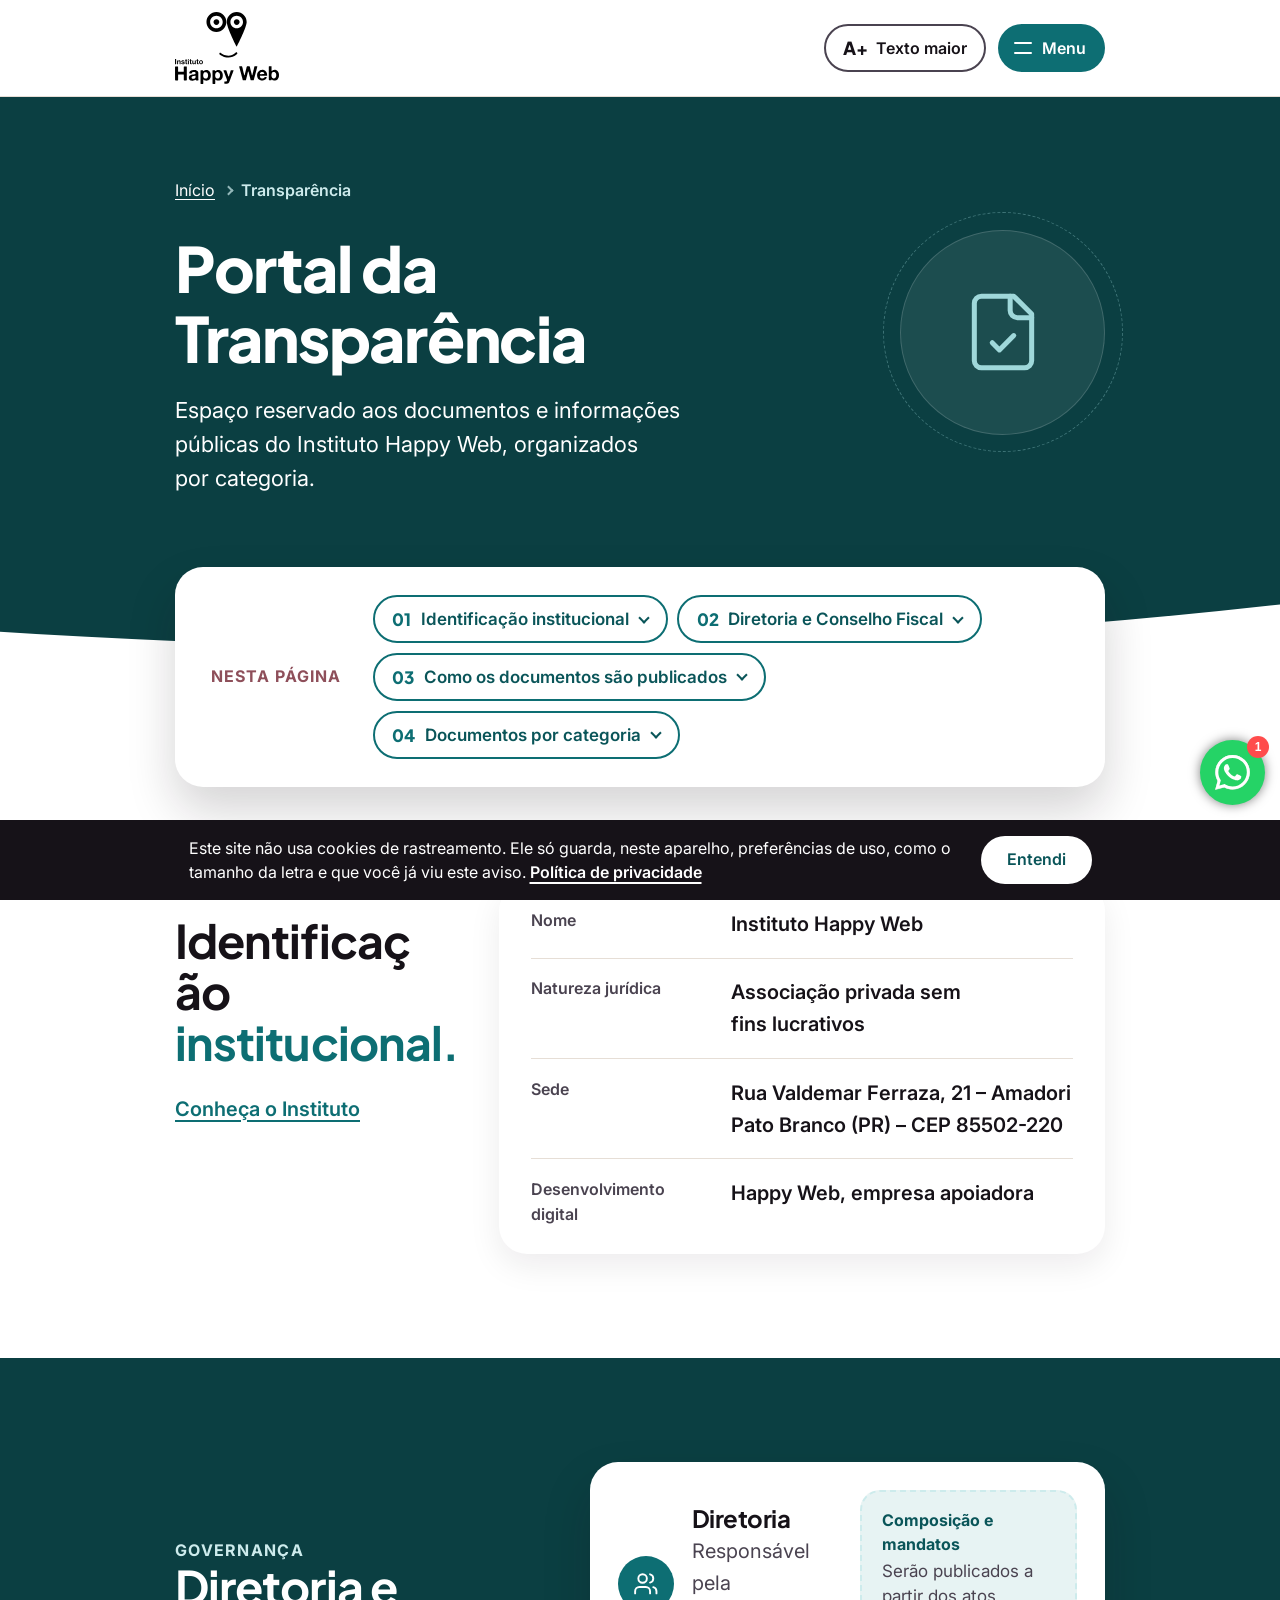
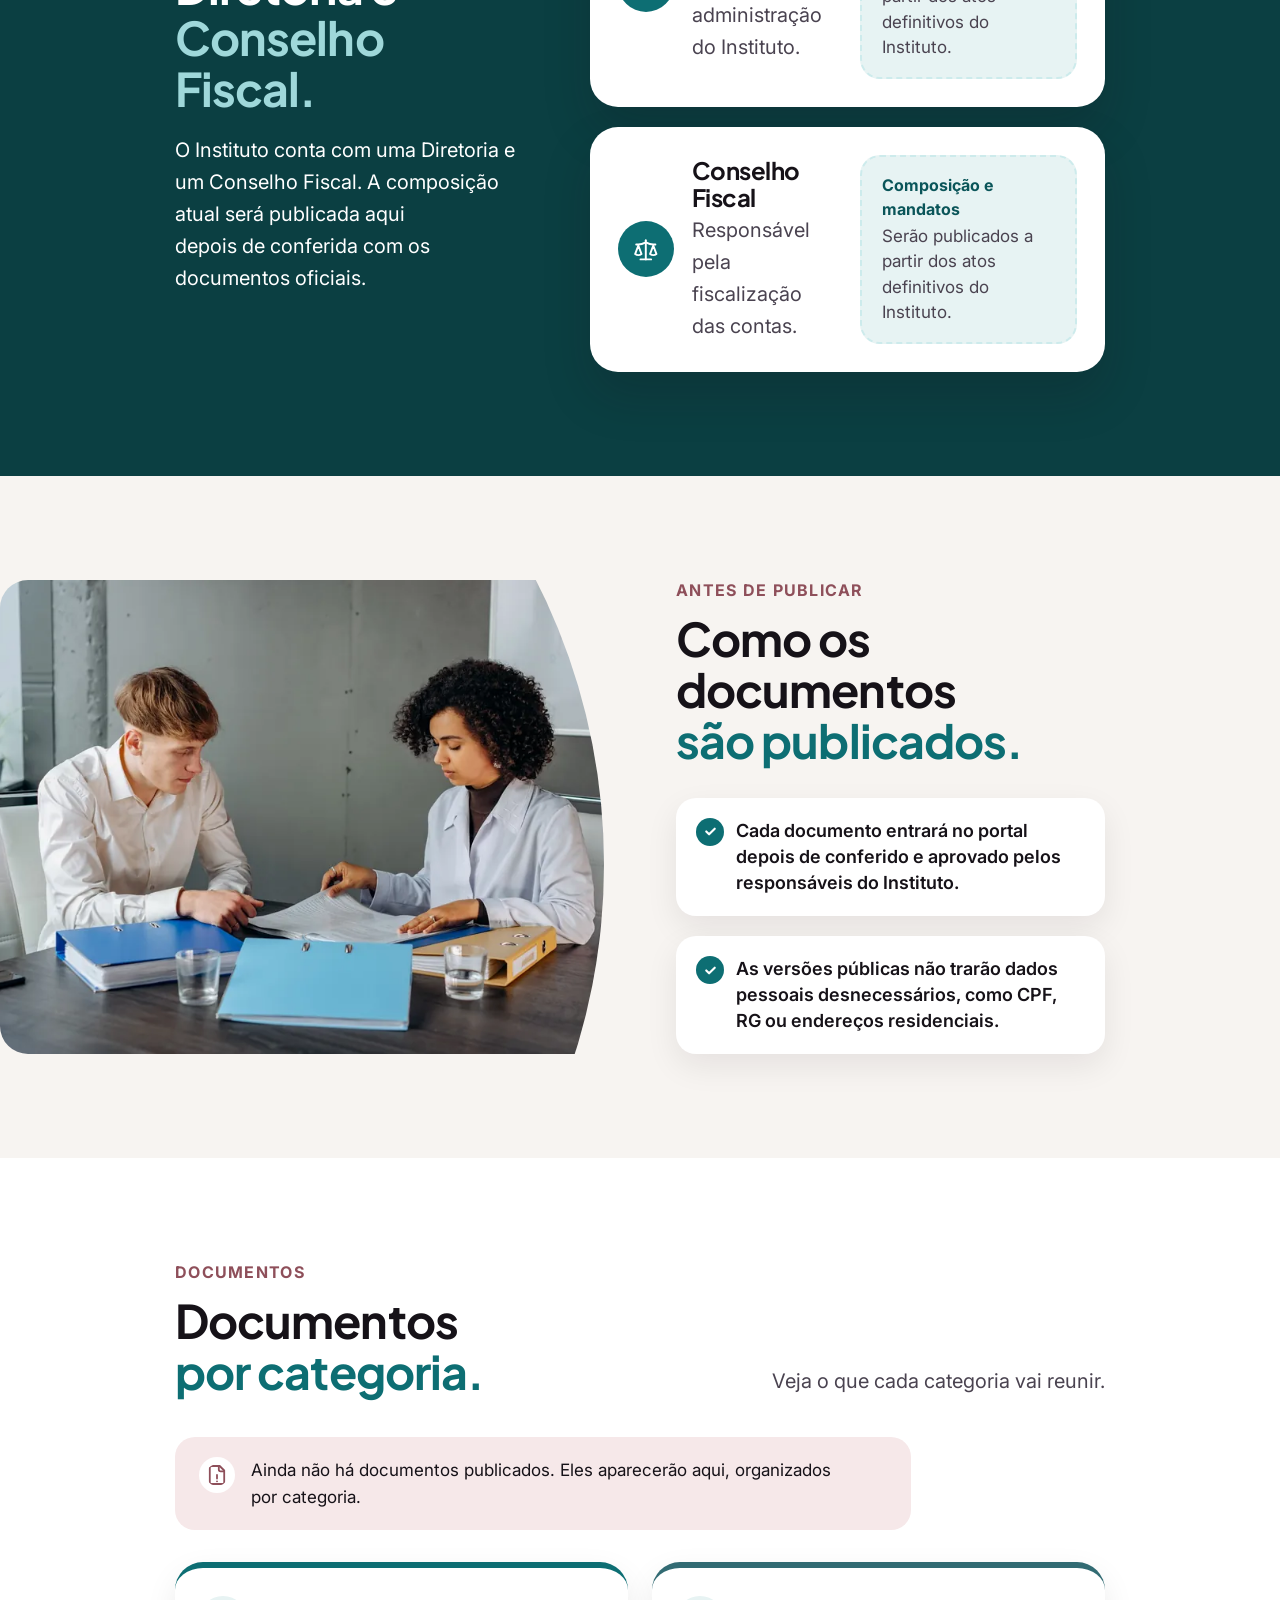
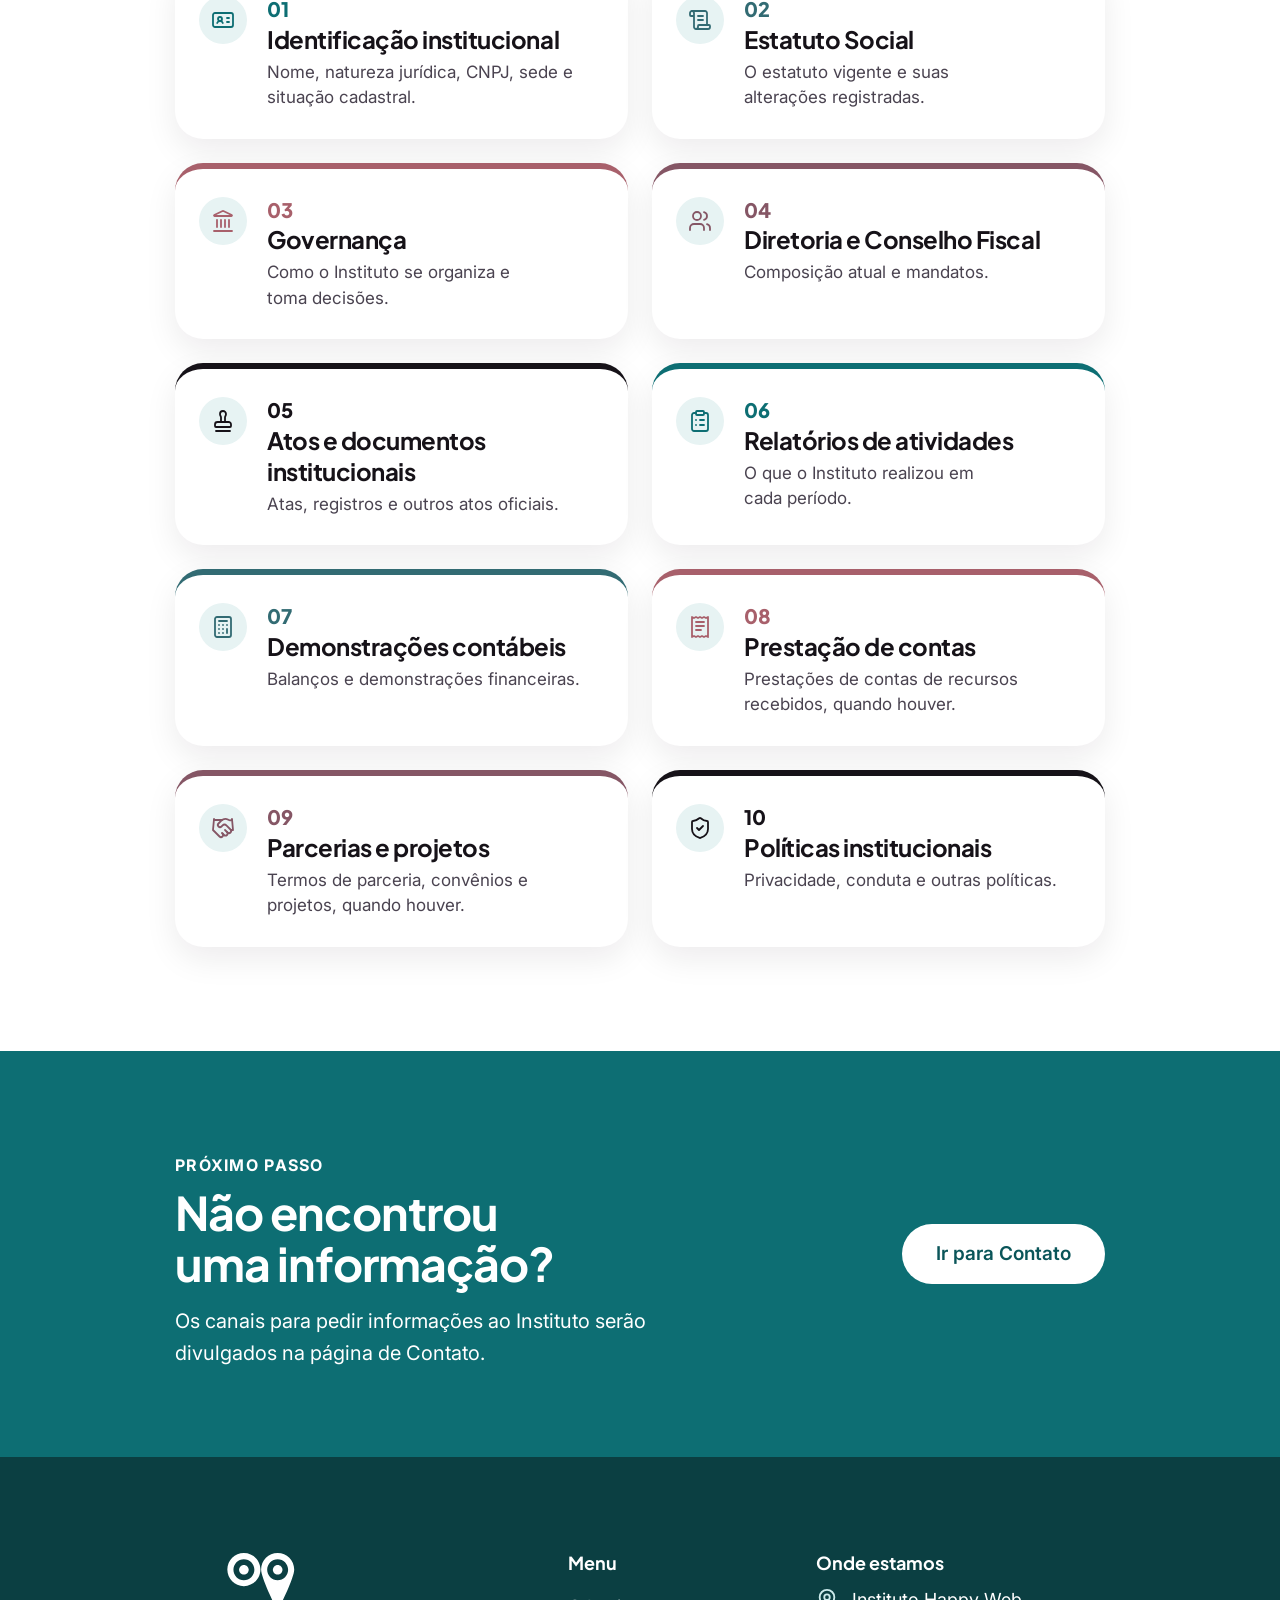
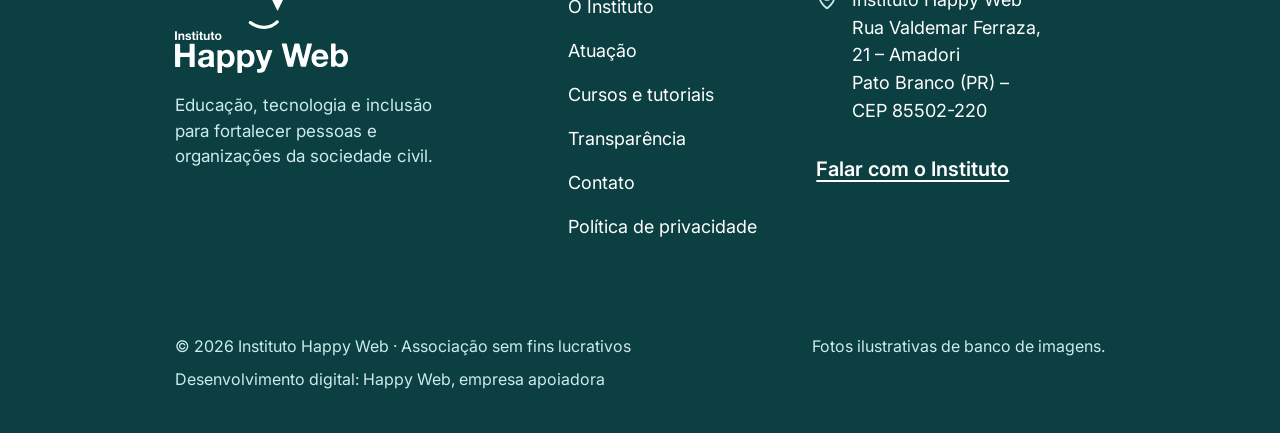
<file: src/html/transparencia.html>
<!doctype html>
<html lang="pt-BR">
<head>
	<meta charset="utf-8">
	<meta name="viewport" content="width=device-width, initial-scale=1">
	<title>Portal da Transparência | Instituto Happy Web</title>
	<meta name="description" content="Portal da Transparência do Instituto Happy Web: identificação institucional e as categorias de documentos públicos.">
	<meta name="robots" content="noindex, nofollow">
	<link rel="icon" href="../../public/icones/favicon.svg" type="image/svg+xml">
	<link rel="icon" href="../../public/icones/favicon-48.png" sizes="48x48" type="image/png">
	<link rel="apple-touch-icon" href="../../public/icones/apple-touch-icon.png">
	<link rel="preload" href="../../public/fontes/plus-jakarta-sans-latin.woff2" as="font" type="font/woff2" crossorigin>
	<link rel="preload" href="../../public/fontes/inter-latin.woff2" as="font" type="font/woff2" crossorigin>
	<!-- "?v=" muda a cada versão: o navegador baixa os arquivos novos em vez de reaproveitar os antigos -->
	<script src="../js/preferencias.js?v=11.2i3"></script>
	<link rel="stylesheet" href="../css/normalize.css?v=11.2i3">
	<link rel="stylesheet" href="../css/reset.css?v=11.2i3">
	<link rel="stylesheet" href="../css/style-global.css?v=11.2i3">
	<link rel="stylesheet" href="../css/paginas.css?v=11.2i3">
	<link rel="stylesheet" href="../css/transparencia.css?v=11.2i3">
	<script defer src="../js/funções-global.js?v=11.2i3"></script>
</head>
<body>
	<a class="pular" href="#conteudo">Pular para o conteúdo</a>

	<!-- ============================== CABEÇALHO ============================== -->
	<header class="cabecalho">
		<div class="cabecalho__dentro conteudo">
			<a class="cabecalho__marca" href="../index.html">
				<img src="../../public/imagens/marca/instituto-happy-web-preto.svg" alt="Instituto Happy Web — página inicial" width="104" height="72">
			</a>
			<nav class="menu" aria-label="Menu principal">
				<ul class="menu__lista">
					<li><a href="./o-instituto.html">O Instituto</a></li>
					<li><a href="./atuacao.html">Atuação</a></li>
					<li><a href="./cursos-e-tutoriais.html">Cursos e tutoriais</a></li>
					<li><a href="./transparencia.html" aria-current="page">Transparência</a></li>
				</ul>
			</nav>
			<div class="cabecalho__acoes">
				<button class="botao-texto" type="button" data-texto-maior>
					<span class="botao-texto__a" data-texto-sinal>A+</span>
					<span class="botao-texto__rotulo" data-texto-rotulo>Texto maior</span>
				</button>
				<a class="botao botao--primario cabecalho__falar" href="./contato.html">Falar com o Instituto</a>
				<button class="botao-menu" type="button" aria-expanded="false" aria-controls="painel" data-menu-abrir>
					<span class="botao-menu__traços" aria-hidden="true"></span>
					<span>Menu</span>
				</button>
			</div>
		</div>
	</header>

	<!-- painel do menu (celular, tablet e computador com "Texto maior") -->
	<div class="painel" id="painel" data-painel role="dialog" aria-modal="true" aria-label="Menu" hidden>
		<div class="painel__topo conteudo">
			<a class="cabecalho__marca" href="../index.html">
				<img src="../../public/imagens/marca/instituto-happy-web-preto.svg" alt="Instituto Happy Web — página inicial" width="104" height="72">
			</a>
			<button class="botao-menu botao-menu--fechar" type="button" data-menu-fechar>
				<span class="botao-menu__traços" aria-hidden="true"></span>
				<span>Fechar</span>
			</button>
		</div>
		<nav class="painel__menu conteudo" aria-label="Menu principal no celular">
			<ul>
				<li><a href="../index.html">Início</a></li>
				<li><a href="./o-instituto.html">O Instituto</a></li>
				<li><a href="./atuacao.html">Atuação</a></li>
				<li><a href="./cursos-e-tutoriais.html">Cursos e tutoriais</a></li>
				<li><a href="./transparencia.html" aria-current="page">Transparência</a></li>
			</ul>
			<a class="botao botao--primario painel__falar" href="./contato.html">Falar com o Instituto</a>
			<address class="painel__endereco">Rua Valdemar Ferraza, <span class="sem-quebra">21 – Amadori</span><br>Pato&nbsp;Branco&nbsp;(PR) – <span class="sem-quebra">CEP 85502-220</span></address>
		</nav>
	</div>

	<main id="conteudo" tabindex="-1">

		<!-- ============================== ABERTURA ============================== -->
		<section class="pagina-abertura" aria-labelledby="pagina-titulo">
			<div class="pagina-abertura__dentro conteudo">
				<div class="pagina-abertura__texto">
					<nav class="migalhas hw-entra hw-entra--texto" aria-label="Você está em">
						<ol>
							<li><a href="../index.html">Início</a></li>
							<li><span aria-current="page">Transparência</span></li>
						</ol>
					</nav>
					<h1 class="pagina-abertura__titulo hw-entra hw-entra--texto" id="pagina-titulo">Portal da Transparência</h1>
					<p class="pagina-abertura__subtitulo hw-entra hw-entra--texto">Espaço reservado aos documentos e informações públicas do Instituto Happy&nbsp;Web, organizados por categoria.</p>
				</div>
				<div class="pagina-abertura__icone hw-entra hw-entra--icone" aria-hidden="true">
					<svg viewBox="0 0 24 24" fill="none" stroke="currentColor" stroke-width="1.4" stroke-linecap="round" stroke-linejoin="round" focusable="false"><path d="M15 2H6a2 2 0 0 0-2 2v16a2 2 0 0 0 2 2h12a2 2 0 0 0 2-2V7Z"/><path d="M14 2v4a2 2 0 0 0 2 2h4"/><path d="m9 15 2 2 4-4"/></svg>
				</div>
			</div>
		</section>

		<nav class="sumario conteudo" aria-labelledby="sumario-titulo">
			<div class="sumario__cartao hw-entra hw-entra--cartao">
				<h2 class="sumario__titulo" id="sumario-titulo">Nesta página</h2>
				<ul class="sumario__lista">
					<li><a href="#identificacao"><span class="sumario__num" aria-hidden="true">01</span>Identificação institucional</a></li>
					<li><a href="#governanca"><span class="sumario__num" aria-hidden="true">02</span>Diretoria e Conselho Fiscal</a></li>
					<li><a href="#como-publicamos"><span class="sumario__num" aria-hidden="true">03</span>Como os documentos são publicados</a></li>
					<li><a href="#documentos"><span class="sumario__num" aria-hidden="true">04</span>Documentos por categoria</a></li>
				</ul>
			</div>
		</nav>

		<!-- ============================== 1. IDENTIFICAÇÃO INSTITUCIONAL ============================== -->
		<section class="secao secao--branca identificacao" id="identificacao" aria-labelledby="identificacao-titulo">
			<div class="identificacao__grade conteudo">
				<div class="identificacao__cabeca">
					<p class="rotulo hw-entra hw-entra--texto">Dados do Instituto</p>
					<h2 class="titulo-secao hw-entra hw-entra--texto" id="identificacao-titulo">Identificação <span class="destaque">institucional.</span></h2>
					<a class="link link--solto hw-entra hw-entra--texto" href="./o-instituto.html">Conheça o Instituto</a>
				</div>
				<dl class="ficha identificacao__ficha hw-entra hw-entra--cartao">
					<div class="ficha__linha"><dt>Nome</dt><dd>Instituto Happy Web</dd></div>
					<div class="ficha__linha"><dt>Natureza jurídica</dt><dd>Associação privada sem fins lucrativos</dd></div>
					<div class="ficha__linha"><dt>Sede</dt><dd>Rua Valdemar Ferraza, <span class="sem-quebra">21 – Amadori</span><br>Pato&nbsp;Branco&nbsp;(PR) – <span class="sem-quebra">CEP 85502-220</span></dd></div>
					<div class="ficha__linha"><dt>Desenvolvimento digital</dt><dd>Happy Web, empresa apoiadora</dd></div>
				</dl>
			</div>
		</section>

		<!-- ============================== 2. DIRETORIA E CONSELHO FISCAL ============================== -->
		<section class="secao secao--escura governanca" id="governanca" aria-labelledby="governanca-titulo">
			<div class="governanca__grade conteudo">
				<div class="governanca__texto">
					<p class="rotulo rotulo--claro hw-entra hw-entra--texto">Governança</p>
					<h2 class="titulo-secao hw-entra hw-entra--texto" id="governanca-titulo">Diretoria e <span class="governanca__destaque">Conselho Fiscal.</span></h2>
					<p class="cabeca-secao__intro hw-entra hw-entra--texto">O Instituto conta com uma Diretoria e um Conselho Fiscal. A composição atual será publicada aqui depois de conferida com os documentos oficiais.</p>
				</div>
				<ul class="orgaos">
					<li class="orgao hw-entra hw-entra--cartao">
						<div class="orgao__topo">
							<span class="orgao__icone hw-entra hw-entra--icone" aria-hidden="true"><svg viewBox="0 0 24 24" fill="none" stroke="currentColor" stroke-width="1.8" stroke-linecap="round" stroke-linejoin="round" focusable="false"><path d="M16 21v-2a4 4 0 0 0-4-4H6a4 4 0 0 0-4 4v2"/><circle cx="9" cy="7" r="4"/><path d="M22 21v-2a4 4 0 0 0-3-3.87"/><path d="M16 3.13a4 4 0 0 1 0 7.75"/></svg></span>
							<div>
								<h3 class="orgao__nome">Diretoria</h3>
								<p>Responsável pela administração do Instituto.</p>
							</div>
						</div>
						<div class="orgao__composicao">
							<p class="orgao__rotulo">Composição e mandatos</p>
							<p>Serão publicados a partir dos atos definitivos do Instituto.</p>
						</div>
					</li>
					<li class="orgao hw-entra hw-entra--cartao">
						<div class="orgao__topo">
							<span class="orgao__icone hw-entra hw-entra--icone" aria-hidden="true"><svg viewBox="0 0 24 24" fill="none" stroke="currentColor" stroke-width="1.8" stroke-linecap="round" stroke-linejoin="round" focusable="false"><path d="m16 16 3-8 3 8c-.87.65-1.92 1-3 1s-2.13-.35-3-1Z"/><path d="m2 16 3-8 3 8c-.87.65-1.92 1-3 1s-2.13-.35-3-1Z"/><path d="M7 21h10"/><path d="M12 3v18"/><path d="M3 7h2c2 0 5-1 7-2 2 1 5 2 7 2h2"/></svg></span>
							<div>
								<h3 class="orgao__nome">Conselho Fiscal</h3>
								<p>Responsável pela fiscalização das contas.</p>
							</div>
						</div>
						<div class="orgao__composicao">
							<p class="orgao__rotulo">Composição e mandatos</p>
							<p>Serão publicados a partir dos atos definitivos do Instituto.</p>
						</div>
					</li>
				</ul>
			</div>
		</section>

		<!-- ============================== 3. COMO OS DOCUMENTOS SÃO PUBLICADOS ============================== -->
		<section class="secao secao--papel publicacao" id="como-publicamos" aria-labelledby="publicacao-titulo">
			<div class="publicacao__grade conteudo">
				<figure class="foto-arco foto-arco--dir publicacao__foto hw-entra hw-entra--esq">
					<img src="../../public/imagens/fotos/transparencia-documentos-1200.webp?v=p1"
						srcset="../../public/imagens/fotos/transparencia-documentos-600.webp?v=p1 600w, ../../public/imagens/fotos/transparencia-documentos-900.webp?v=p1 900w, ../../public/imagens/fotos/transparencia-documentos-1200.webp?v=p1 1200w, ../../public/imagens/fotos/transparencia-documentos-1800.webp?v=p1 1800w"
						sizes="(min-width: 64rem) 50vw, 100vw" width="1800" height="1200" loading="lazy"
						alt="Foto ilustrativa: duas pessoas sentadas a uma mesa conferem folhas de papel, com pastas de arquivo azuis e amarela à frente.">
				</figure>
				<div class="publicacao__texto">
					<p class="rotulo hw-entra hw-entra--texto">Antes de publicar</p>
					<h2 class="titulo-secao hw-entra hw-entra--texto" id="publicacao-titulo">Como os documentos <span class="destaque">são publicados.</span></h2>
					<ul class="lista-check publicacao__lista">
						<li class="hw-entra hw-entra--texto">Cada documento entrará no portal depois de conferido e aprovado pelos responsáveis do Instituto.</li>
						<li class="hw-entra hw-entra--texto">As versões públicas não trarão dados pessoais desnecessários, como CPF, RG ou endereços residenciais.</li>
					</ul>
				</div>
			</div>
		</section>

		<!-- ============================== 4. DOCUMENTOS POR CATEGORIA ============================== -->
		<section class="secao secao--branca documentos" id="documentos" aria-labelledby="documentos-titulo">
			<div class="conteudo">
				<div class="documentos__cabeca">
					<div>
						<p class="rotulo hw-entra hw-entra--texto">Documentos</p>
						<h2 class="titulo-secao hw-entra hw-entra--texto" id="documentos-titulo">Documentos <span class="destaque">por categoria.</span></h2>
					</div>
					<p class="documentos__intro hw-entra hw-entra--texto">Veja o que cada categoria vai reunir.</p>
				</div>
				<!-- aviso único enquanto todas as categorias estão vazias. Quando houver documento, tirar este aviso
				     e pôr em cada cartão a sua situação: <p class="categoria__situacao">…</p> depois de .categoria__desc -->
				<div class="nota documentos__aviso hw-entra hw-entra--texto">
					<svg viewBox="0 0 24 24" fill="none" stroke="currentColor" stroke-width="2" stroke-linecap="round" stroke-linejoin="round" aria-hidden="true" focusable="false"><path d="M15 2H6a2 2 0 0 0-2 2v16a2 2 0 0 0 2 2h12a2 2 0 0 0 2-2V7Z"/><path d="M14 2v4a2 2 0 0 0 2 2h4"/><path d="M12 12v4"/><path d="M12 19h.01"/></svg>
					<p>Ainda não há documentos publicados. Eles aparecerão aqui, organizados por categoria.</p>
				</div>
				<ol class="categorias">
					<li class="categoria hw-entra hw-entra--cartao" style="--cor: var(--eixo-1)">
						<span class="categoria__icone" aria-hidden="true"><svg viewBox="0 0 24 24" fill="none" stroke="currentColor" stroke-width="1.8" stroke-linecap="round" stroke-linejoin="round" focusable="false"><path d="M16 10h2"/><path d="M16 14h2"/><path d="M6.17 15a3 3 0 0 1 5.66 0"/><circle cx="9" cy="11" r="2"/><rect x="2" y="5" width="20" height="14" rx="2"/></svg></span>
						<span class="categoria__num" aria-hidden="true">01</span>
						<h3 class="categoria__titulo">Identificação institucional</h3>
						<p class="categoria__desc">Nome, natureza jurídica, CNPJ, sede e situação cadastral.</p>
					</li>
					<li class="categoria hw-entra hw-entra--cartao" style="--cor: var(--eixo-2)">
						<span class="categoria__icone" aria-hidden="true"><svg viewBox="0 0 24 24" fill="none" stroke="currentColor" stroke-width="1.8" stroke-linecap="round" stroke-linejoin="round" focusable="false"><path d="M15 12h-5"/><path d="M15 8h-5"/><path d="M19 17V5a2 2 0 0 0-2-2H4"/><path d="M8 21h12a2 2 0 0 0 2-2v-1a1 1 0 0 0-1-1H11a1 1 0 0 0-1 1v1a2 2 0 1 1-4 0V5a2 2 0 1 0-4 0v2a1 1 0 0 0 1 1h3"/></svg></span>
						<span class="categoria__num" aria-hidden="true">02</span>
						<h3 class="categoria__titulo">Estatuto Social</h3>
						<p class="categoria__desc">O estatuto vigente e suas alterações registradas.</p>
					</li>
					<li class="categoria hw-entra hw-entra--cartao" style="--cor: var(--eixo-3)">
						<span class="categoria__icone" aria-hidden="true"><svg viewBox="0 0 24 24" fill="none" stroke="currentColor" stroke-width="1.8" stroke-linecap="round" stroke-linejoin="round" focusable="false"><path d="M10 18v-7"/><path d="M11.119 2.205a2 2 0 0 1 1.762 0l7.84 3.846A.5.5 0 0 1 20.5 7h-17a.5.5 0 0 1-.22-.949z"/><path d="M14 18v-7"/><path d="M18 18v-7"/><path d="M3 22h18"/><path d="M6 18v-7"/></svg></span>
						<span class="categoria__num" aria-hidden="true">03</span>
						<h3 class="categoria__titulo">Governança</h3>
						<p class="categoria__desc">Como o Instituto se organiza e toma decisões.</p>
					</li>
					<li class="categoria hw-entra hw-entra--cartao" style="--cor: var(--eixo-4)">
						<span class="categoria__icone" aria-hidden="true"><svg viewBox="0 0 24 24" fill="none" stroke="currentColor" stroke-width="1.8" stroke-linecap="round" stroke-linejoin="round" focusable="false"><path d="M16 21v-2a4 4 0 0 0-4-4H6a4 4 0 0 0-4 4v2"/><circle cx="9" cy="7" r="4"/><path d="M22 21v-2a4 4 0 0 0-3-3.87"/><path d="M16 3.13a4 4 0 0 1 0 7.75"/></svg></span>
						<span class="categoria__num" aria-hidden="true">04</span>
						<h3 class="categoria__titulo">Diretoria e Conselho Fiscal</h3>
						<p class="categoria__desc">Composição atual e mandatos.</p>
					</li>
					<li class="categoria hw-entra hw-entra--cartao" style="--cor: var(--eixo-5)">
						<span class="categoria__icone" aria-hidden="true"><svg viewBox="0 0 24 24" fill="none" stroke="currentColor" stroke-width="1.8" stroke-linecap="round" stroke-linejoin="round" focusable="false"><path d="M5 22h14"/><path d="M19.27 13.73A2.5 2.5 0 0 0 17.5 13h-11A2.5 2.5 0 0 0 4 15.5V17a1 1 0 0 0 1 1h14a1 1 0 0 0 1-1v-1.5c0-.66-.26-1.3-.73-1.77Z"/><path d="M14 13V8.5C14 7 15 7 15 5a3 3 0 0 0-3-3c-1.69 0-3 1-3 3 0 2 1 2 1 3.5V13"/></svg></span>
						<span class="categoria__num" aria-hidden="true">05</span>
						<h3 class="categoria__titulo">Atos e documentos institucionais</h3>
						<p class="categoria__desc">Atas, registros e outros atos oficiais.</p>
					</li>
					<li class="categoria hw-entra hw-entra--cartao" style="--cor: var(--eixo-1)">
						<span class="categoria__icone" aria-hidden="true"><svg viewBox="0 0 24 24" fill="none" stroke="currentColor" stroke-width="1.8" stroke-linecap="round" stroke-linejoin="round" focusable="false"><rect width="8" height="4" x="8" y="2" rx="1" ry="1"/><path d="M16 4h2a2 2 0 0 1 2 2v14a2 2 0 0 1-2 2H6a2 2 0 0 1-2-2V6a2 2 0 0 1 2-2h2"/><path d="M12 11h4"/><path d="M12 16h4"/><path d="M8 11h.01"/><path d="M8 16h.01"/></svg></span>
						<span class="categoria__num" aria-hidden="true">06</span>
						<h3 class="categoria__titulo">Relatórios de atividades</h3>
						<p class="categoria__desc">O que o Instituto realizou em cada período.</p>
					</li>
					<li class="categoria hw-entra hw-entra--cartao" style="--cor: var(--eixo-2)">
						<span class="categoria__icone" aria-hidden="true"><svg viewBox="0 0 24 24" fill="none" stroke="currentColor" stroke-width="1.8" stroke-linecap="round" stroke-linejoin="round" focusable="false"><rect width="16" height="20" x="4" y="2" rx="2"/><line x1="8" x2="16" y1="6" y2="6"/><line x1="16" x2="16" y1="14" y2="18"/><path d="M16 10h.01"/><path d="M12 10h.01"/><path d="M8 10h.01"/><path d="M12 14h.01"/><path d="M8 14h.01"/><path d="M12 18h.01"/><path d="M8 18h.01"/></svg></span>
						<span class="categoria__num" aria-hidden="true">07</span>
						<h3 class="categoria__titulo">Demonstrações contábeis</h3>
						<p class="categoria__desc">Balanços e demonstrações financeiras.</p>
					</li>
					<li class="categoria hw-entra hw-entra--cartao" style="--cor: var(--eixo-3)">
						<span class="categoria__icone" aria-hidden="true"><svg viewBox="0 0 24 24" fill="none" stroke="currentColor" stroke-width="1.8" stroke-linecap="round" stroke-linejoin="round" focusable="false"><path d="M4 2v20l2-1 2 1 2-1 2 1 2-1 2 1 2-1 2 1V2l-2 1-2-1-2 1-2-1-2 1-2-1-2 1Z"/><path d="M8 7h8"/><path d="M8 11h8"/><path d="M8 15h5"/></svg></span>
						<span class="categoria__num" aria-hidden="true">08</span>
						<h3 class="categoria__titulo">Prestação de contas</h3>
						<p class="categoria__desc">Prestações de contas de recursos recebidos, quando houver.</p>
					</li>
					<li class="categoria hw-entra hw-entra--cartao" style="--cor: var(--eixo-4)">
						<span class="categoria__icone" aria-hidden="true"><svg viewBox="0 0 24 24" fill="none" stroke="currentColor" stroke-width="1.8" stroke-linecap="round" stroke-linejoin="round" focusable="false"><path d="m11 17 2 2a1 1 0 1 0 3-3"/><path d="m14 14 2.5 2.5a1 1 0 1 0 3-3l-3.88-3.88a3 3 0 0 0-4.24 0l-.88.88a1 1 0 1 1-3-3l2.81-2.81a5.79 5.79 0 0 1 7.06-.87l.47.28a2 2 0 0 0 1.42.25L21 4"/><path d="m21 3 1 11h-2"/><path d="M3 3 2 14l6.5 6.5a1 1 0 1 0 3-3"/><path d="M3 4h8"/></svg></span>
						<span class="categoria__num" aria-hidden="true">09</span>
						<h3 class="categoria__titulo">Parcerias e projetos</h3>
						<p class="categoria__desc">Termos de parceria, convênios e projetos, quando houver.</p>
					</li>
					<li class="categoria hw-entra hw-entra--cartao" style="--cor: var(--eixo-5)">
						<span class="categoria__icone" aria-hidden="true"><svg viewBox="0 0 24 24" fill="none" stroke="currentColor" stroke-width="1.8" stroke-linecap="round" stroke-linejoin="round" focusable="false"><path d="M20 13c0 5-3.5 7.5-7.66 8.95a1 1 0 0 1-.67-.01C7.5 20.5 4 18 4 13V6a1 1 0 0 1 1-1c2 0 4.5-1.2 6.24-2.72a1.17 1.17 0 0 1 1.52 0C14.51 3.81 17 5 19 5a1 1 0 0 1 1 1z"/><path d="m9 12 2 2 4-4"/></svg></span>
						<span class="categoria__num" aria-hidden="true">10</span>
						<h3 class="categoria__titulo">Políticas institucionais</h3>
						<p class="categoria__desc">Privacidade, conduta e outras políticas.</p>
					</li>
				</ol>
			</div>
		</section>

		<!-- ============================== PRÓXIMO PASSO ============================== -->
		<section class="faixa-final" aria-labelledby="faixa-final-titulo">
			<div class="faixa-final__dentro conteudo">
				<div>
					<p class="rotulo rotulo--claro hw-entra hw-entra--texto">Próximo passo</p>
					<h2 class="titulo-secao hw-entra hw-entra--texto" id="faixa-final-titulo">Não encontrou uma informação?</h2>
					<p class="hw-entra hw-entra--texto">Os canais para pedir informações ao Instituto serão divulgados na página de Contato.</p>
				</div>
				<div class="faixa-final__botoes hw-entra hw-entra--texto">
					<a class="botao botao--claro" href="./contato.html">Ir para Contato</a>
				</div>
			</div>
		</section>
	</main>

	<!-- ============================== RODAPÉ ============================== -->
	<footer class="rodape">
		<div class="rodape__grade conteudo">
			<div class="rodape__marca">
				<img src="../../public/imagens/marca/instituto-happy-web-branco.svg" alt="Instituto Happy Web" width="173" height="120">
				<p>Educação, tecnologia e inclusão para fortalecer pessoas e organizações da sociedade civil.</p>
			</div>
			<nav class="rodape__menu" aria-labelledby="rodape-menu-titulo">
				<h2 class="rodape__titulo" id="rodape-menu-titulo">Menu</h2>
				<ul>
					<li><a href="./o-instituto.html">O Instituto</a></li>
					<li><a href="./atuacao.html">Atuação</a></li>
					<li><a href="./cursos-e-tutoriais.html">Cursos e tutoriais</a></li>
					<li><a href="./transparencia.html" aria-current="page">Transparência</a></li>
					<li><a href="./contato.html">Contato</a></li>
					<li><a href="./privacidade.html">Política de privacidade</a></li>
				</ul>
			</nav>
			<div class="rodape__atendimento">
				<h2 class="rodape__titulo">Onde estamos</h2>
				<div class="rodape__sede">
					<svg viewBox="0 0 24 24" fill="none" stroke="currentColor" stroke-width="2" stroke-linecap="round" stroke-linejoin="round" aria-hidden="true" focusable="false"><path d="M20 10c0 4.993-5.539 10.193-7.399 11.799a1 1 0 0 1-1.202 0C9.539 20.193 4 14.993 4 10a8 8 0 0 1 16 0"/><circle cx="12" cy="10" r="3"/></svg>
					<address>Instituto Happy Web<br>Rua Valdemar Ferraza, <span class="sem-quebra">21 – Amadori</span><br>Pato&nbsp;Branco&nbsp;(PR)&nbsp;– <span class="sem-quebra">CEP 85502-220</span></address>
				</div>
				<a class="link link--claro link--solto" href="./contato.html">Falar com o Instituto</a>
			</div>
		</div>
		<div class="rodape__base conteudo hw-entra hw-entra--fio">
			<p>© 2026 Instituto Happy Web · Associação sem fins lucrativos</p>
			<p>Fotos ilustrativas de banco de imagens.</p>
			<p>Desenvolvimento digital: Happy Web, empresa apoiadora</p>
		</div>
	</footer>

	<!-- flutuante e aviso -->
	<!-- botão do WhatsApp: o mesmo do site da Happy Web (23/11/2026). O número fica no funções-global.js (WHATSAPP);
	     enquanto ele estiver vazio, o botão leva à página de Contato -->
	<a class="whatsapp" href="./contato.html" data-whatsapp aria-label="Conversar pelo WhatsApp">
		<svg viewBox="0 0 1219.547 1225.016" width="35" height="35" aria-hidden="true" focusable="false">
			<path fill="#E0E0E0" d="M1041.858 178.02C927.206 63.289 774.753.07 612.325 0 277.617 0 5.232 272.298 5.098 606.991c-.039 106.986 27.915 211.42 81.048 303.476L0 1225.016l321.898-84.406c88.689 48.368 188.547 73.855 290.166 73.896h.258.003c334.654 0 607.08-272.346 607.222-607.023.056-162.208-63.052-314.724-177.689-429.463zm-429.533 933.963h-.197c-90.578-.048-179.402-24.366-256.878-70.339l-18.438-10.93-191.021 50.083 51-186.176-12.013-19.087c-50.525-80.336-77.198-173.175-77.16-268.504.111-278.186 226.507-504.503 504.898-504.503 134.812.056 261.519 52.604 356.814 147.965 95.289 95.36 147.728 222.128 147.688 356.948-.118 278.195-226.522 504.543-504.693 504.543z"/>
			<path fill="#25D366" d="M27.875 1190.114l82.211-300.18c-50.719-87.852-77.391-187.523-77.359-289.602.133-319.398 260.078-579.25 579.469-579.25 155.016.07 300.508 60.398 409.898 169.891 109.414 109.492 169.633 255.031 169.57 409.812-.133 319.406-260.094 579.281-579.445 579.281-.023 0 .016 0 0 0h-.258c-96.977-.031-192.266-24.375-276.898-70.5l-307.188 80.548z"/>
			<path fill="#FFF" fill-rule="evenodd" clip-rule="evenodd" d="M462.273 349.294c-11.234-24.977-23.062-25.477-33.75-25.914-8.742-.375-18.75-.352-28.742-.352-10 0-26.25 3.758-39.992 18.766-13.75 15.008-52.5 51.289-52.5 125.078 0 73.797 53.75 145.102 61.242 155.117 7.5 10 103.758 166.266 256.203 226.383 126.695 49.961 152.477 40.023 179.977 37.523s88.734-36.273 101.234-71.297c12.5-35.016 12.5-65.031 8.75-71.305-3.75-6.25-13.75-10-28.75-17.5s-88.734-43.789-102.484-48.789-23.75-7.5-33.75 7.516c-10 15-38.727 48.773-47.477 58.773-8.75 10.023-17.5 11.273-32.5 3.773-15-7.523-63.305-23.344-120.609-74.438-44.586-39.75-74.688-88.844-83.438-103.859-8.75-15-.938-23.125 6.586-30.602 6.734-6.719 15-17.508 22.5-26.266 7.484-8.758 9.984-15.008 14.984-25.008 5-10.016 2.5-18.773-1.25-26.273s-32.898-81.67-46.234-111.326z"/>
			<path fill="#FFF" d="M1036.898 176.091C923.562 62.677 772.859.185 612.297.114 281.43.114 12.172 269.286 12.039 600.137 12 705.896 39.633 809.13 92.156 900.13L7 1211.067l318.203-83.438c87.672 47.812 186.383 73.008 286.836 73.047h.255.003c330.812 0 600.109-269.219 600.25-600.055.055-160.343-62.328-311.108-175.649-424.53zm-424.601 923.242h-.195c-89.539-.047-177.344-24.086-253.93-69.531l-18.227-10.805-188.828 49.508 50.414-184.039-11.875-18.867c-49.945-79.414-76.312-171.188-76.273-265.422.109-274.992 223.906-498.711 499.102-498.711 133.266.055 258.516 52 352.719 146.266 94.195 94.266 146.031 219.578 145.992 352.852-.118 274.999-223.923 498.749-498.899 498.749z"/>
		</svg>
		<span class="whatsapp__selo" aria-hidden="true">1</span>
	</a>
	<a class="voltar-topo" href="#conteudo" data-voltar-topo hidden>
		<svg viewBox="0 0 24 24" fill="none" stroke="currentColor" stroke-width="2.4" stroke-linecap="round" stroke-linejoin="round" aria-hidden="true" focusable="false"><path d="m5 12 7-7 7 7"/><path d="M12 19V5"/></svg>
		<span class="visualmente-oculto">Voltar ao topo</span>
	</a>
	<div class="aviso-privacidade" data-aviso role="region" aria-label="Aviso de privacidade" hidden>
		<p>Este site não usa cookies de rastreamento. Ele só guarda, neste aparelho, preferências de uso, como o tamanho da letra e que você já viu este aviso. <a class="link link--claro" href="./privacidade.html">Política de privacidade</a></p>
		<button class="botao botao--claro botao--pequeno" type="button" data-aviso-ok>Entendi</button>
	</div>
</body>
</html>
</file>
<file: src/css/style-global.css>
/*
 * style-global.css — Instituto Happy Web (versão 11)
 * O que vale para todas as páginas: fontes, cores, tipos, tempos de movimento (--mov-*), grade,
 * cabeçalho, menu do celular, botões, rótulos, etiquetas, rodapé, voltar ao topo e aviso; no fim,
 * o bloco MOVIMENTO (entradas na rolagem, hovers comuns, sombra do cabeçalho, anel do topo).
 * Tudo em rem: o "Texto maior" sobe o <html> para 120% e o site inteiro cresce junto.
 */

/* ---------- Fontes locais (licença OFL em public/fontes) ---------- */
@font-face {
	font-family: "Plus Jakarta Sans";
	font-style: normal;
	font-weight: 200 800;
	font-display: swap;
	src: url("../../public/fontes/plus-jakarta-sans-latin.woff2") format("woff2");
	unicode-range: U+0000-00FF, U+0131, U+0152-0153, U+02BB-02BC, U+02C6, U+02DA, U+02DC, U+0304, U+0308, U+0329, U+2000-206F, U+20AC, U+2122, U+2191, U+2193, U+2212, U+2215, U+FEFF, U+FFFD;
}

@font-face {
	font-family: "Plus Jakarta Sans";
	font-style: normal;
	font-weight: 200 800;
	font-display: swap;
	src: url("../../public/fontes/plus-jakarta-sans-latin-ext.woff2") format("woff2");
	unicode-range: U+0100-02BA, U+02BD-02C5, U+02C7-02CC, U+02CE-02D7, U+02DD-02FF, U+0304, U+0308, U+0329, U+1D00-1DBF, U+1E00-1E9F, U+1EF2-1EFF, U+2020, U+20A0-20AB, U+20AD-20C0, U+2113, U+2C60-2C7F, U+A720-A7FF;
}

@font-face {
	font-family: "Inter";
	font-style: normal;
	font-weight: 100 900;
	font-display: swap;
	src: url("../../public/fontes/inter-latin.woff2") format("woff2");
	unicode-range: U+0000-00FF, U+0131, U+0152-0153, U+02BB-02BC, U+02C6, U+02DA, U+02DC, U+0304, U+0308, U+0329, U+2000-206F, U+20AC, U+2122, U+2191, U+2193, U+2212, U+2215, U+FEFF, U+FFFD;
}

@font-face {
	font-family: "Inter";
	font-style: normal;
	font-weight: 100 900;
	font-display: swap;
	src: url("../../public/fontes/inter-latin-ext.woff2") format("woff2");
	unicode-range: U+0100-02BA, U+02BD-02C5, U+02C7-02CC, U+02CE-02D7, U+02DD-02FF, U+0304, U+0308, U+0329, U+1D00-1DBF, U+1E00-1E9F, U+1EF2-1EFF, U+2020, U+20A0-20AB, U+20AD-20C0, U+2113, U+2C60-2C7F, U+A720-A7FF;
}

/* ---------- Tokens ---------- */
:root {
	/* paleta do briefing */
	--tinta: #161218;
	--branco: #ffffff;
	--papel: #f7f4f1;
	--petroleo: #0d6e73;
	--rosa: #b76e79;            /* só desenho, nunca texto */
	/* tons de apoio (propostos) */
	--petroleo-escuro: #0a5559;
	--petroleo-claro: #cdebec;
	--rosa-claro: #f6e8e9;
	--rosa-profundo: #8e4f5a;
	--texto-2: #4a4350;
	--petroleo-profundo: #0b3f42;   /* fundo da abertura e do rodapé (branco sobre ele: 11:1) */
	--petroleo-suave: #e7f3f3;      /* fundo dos ícones e áreas claras */
	--petroleo-luz: #9fd8da;        /* destaque claro sobre o petróleo profundo (títulos, ícones) */
	/* as cinco cores dos eixos (aprovadas na 7.2) — também viram a faixa colorida da marca */
	--eixo-1: #0d6e73;
	--eixo-2: #326b73;
	--eixo-3: #a8606b;
	--eixo-4: #855665;
	--eixo-5: #161218;
	--raio: 1.25rem;
	--raio-grande: 1.75rem;
	--fio: #e6ded6;
	--claro-sobre-tinta: #cfc8d3;

	--fonte-titulo: "Plus Jakarta Sans", "Segoe UI", Arial, sans-serif;
	--fonte: "Inter", "Segoe UI", Arial, sans-serif;

	--t-h1: clamp(2.375rem, 1.55rem + 2.95vw, 4rem);          /* 38 → 64 */
	--t-h2: clamp(2rem, 1.5rem + 1.75vw, 3rem);               /* 32 → 48 */
	--t-manifesto: clamp(1.5rem, 1.1rem + 1.45vw, 2.25rem);   /* 24 → 36 */
	--t-h3: clamp(1.3125rem, 1.2rem + 0.4vw, 1.5rem);         /* 21 → 24 */
	--t-corpo: clamp(1.1875rem, 1.15rem + 0.15vw, 1.25rem);   /* 19 → 20 */
	--t-apoio: 1.0625rem;                                      /* 17 */
	--t-pequeno: 1rem;                                         /* 16, o mínimo */

	--largura: 120rem;                                         /* 1920: sem teto prático; quem manda é a margem em % (18/11/2026) */
	/* margem lateral: ~6% da tela do tablet para cima (16/11/2026 ele pediu "mais respiro" e foi a 10%;
	   17/11/2026 pediu "menos preenchimento nas laterais": 6%, com o conteúdo até 1280 px);
	   no celular, um pouco mais que antes sem apertar o texto */
	--margem: clamp(1.25rem, 6vw, 2rem);
	--cab-altura: 4.5rem;

	--passar: 500ms;
	--curva: cubic-bezier(0.22, 0.61, 0.36, 1);
	--sombra: 0 1.5rem 3rem rgba(22, 18, 24, 0.18);

	/* movimento (16/11/2026): lento, suave e claramente perceptível; hovers entre 500 e 750 ms */
	--mov-hover: 650ms;    /* hover que move ou enche (botão, cartão, ícone, seta) */
	--mov-lavar: 750ms;    /* cor do eixo escorrendo */
	--mov-foto: 1600ms;    /* foto que se aproxima */
	--mov-toque: 150ms;    /* toque (:active) */
	--mov-entra: 1100ms;   /* deslocamento das entradas */
	--mov-aparece: 750ms;  /* opacidade das entradas: o texto fica nítido antes de parar */
	--mov-banner: 1300ms;
	--mov-brota: 800ms;    /* ícone e ponto que brotam */
	--mov-traco: 900ms;    /* faixa do eixo */
	--mov-anel: 1600ms;    /* anel da marca se desenhando */
	--mov-assenta: 2000ms; /* foto da abertura ao carregar */
	--mov-onda: 1200ms;    /* halo único */
	--curva-entra: cubic-bezier(0.5, 1, 0.89, 1);     /* a curva da onda dos eixos aprovada na 7.2 */
	--curva-traco: cubic-bezier(0.65, 0, 0.35, 1);    /* linhas e anel que se desenham */
	--curva-pouso: cubic-bezier(0.34, 1.36, 0.64, 1); /* passa ~5% e volta: só ícone, ponto, check e pino */
	/* distâncias em px: com "Texto maior" cresce a letra, não o percurso */
	--dist-texto: 56px;
	--dist-cartao: 64px;
	--dist-marco: 48px;
	--dist-banner: 56px;
	--dist-lado: 0px;
	/* passos de sequência (o funções-global.js lê daqui) */
	--passo-texto: 100ms;
	--passo-cartao: 120ms;
	--passo-icone: 100ms;
	--passo-marco: 150ms;
}

@media (min-width: 48rem) {
	:root {
		--margem: 3.78vw; /* 3,5% + 8% = ~3,78% de cada lado (18/11/2026) */
		--dist-texto: 72px;
		--dist-cartao: 96px;
		--dist-marco: 64px;
		--dist-banner: 80px;
	}
}

@media (min-width: 64rem) {
	:root {
		--dist-lado: 64px;
		--margem: max(175px, 3.78vw); /* computador: no mínimo 175 px de cada lado (18/11/2026: "aumente mais um pouco") */
	}
}

@media (min-width: 75rem) {
	:root {
		--cab-altura: 6rem;
	}
}

/* "Texto maior": a página inteira cresce 20% (rem) */
html.texto-maior {
	font-size: 120%;
}

/* ---------- Base ---------- */
html {
	scroll-padding-top: calc(var(--cab-altura) + 1rem);
	-webkit-text-size-adjust: 100%;
}

@media (prefers-reduced-motion: no-preference) {
	html {
		scroll-behavior: smooth;
	}
}

body {
	background: var(--branco);
	color: var(--tinta);
	font-family: var(--fonte);
	font-size: var(--t-corpo);
	line-height: 1.6;
	text-rendering: optimizeLegibility;
	-webkit-font-smoothing: antialiased;
}

h1,
h2,
h3,
h4 {
	font-family: var(--fonte-titulo);
	font-weight: 700;
	line-height: 1.12;
	letter-spacing: -0.02em;
	text-wrap: balance;
}

p {
	text-wrap: pretty;
}

address {
	font-style: normal;
}

img {
	display: block;
	max-width: 100%;
	height: auto;
}

svg {
	display: block;
}

:focus-visible {
	outline: 3px solid var(--rosa-profundo);
	outline-offset: 3px;
}

main:focus {
	outline: none;
}

.conteudo {
	width: min(100% - 2 * var(--margem), var(--largura));
	margin-inline: auto;
}

/* trecho que não pode quebrar no fim da linha (ex.: o CEP com o hífen) */
.sem-quebra {
	white-space: nowrap;
}

.visualmente-oculto {
	position: absolute !important;
	width: 1px;
	height: 1px;
	overflow: hidden;
	clip: rect(0 0 0 0);
	white-space: nowrap;
}

.pular {
	position: absolute;
	left: 1rem;
	top: -10rem;
	z-index: 100;
	padding: 0.9rem 1.4rem;
	border-radius: 999px;
	background: var(--tinta);
	color: var(--branco);
	font-weight: 600;
	text-decoration: none;
}

.pular:focus {
	top: 1rem;
}

/* ---------- Peças de texto comuns ---------- */

/* rótulo: pequeno, em caixa alta, acima do título (como nos sites da Happy Web) */
.rotulo {
	margin: 0;
	color: var(--rosa-profundo);
	font-family: var(--fonte);
	font-size: var(--t-pequeno);
	font-weight: 700;
	line-height: 1.3;
	letter-spacing: 0.08em;
	text-transform: uppercase;
}

.rotulo--claro {
	color: var(--petroleo-claro);
}

.titulo-secao {
	font-size: var(--t-h2);
	line-height: 1.1;
}

.destaque {
	color: var(--petroleo);
}

/* a palavra-chave do título quebra como um bloco: nunca fica "Um" sozinho no fim da linha */
.titulo-secao .destaque {
	display: inline-block;
}

/* etiqueta de situação ("Em preparação", "A seguir") */
.etiqueta {
	display: inline-flex;
	align-items: center;
	min-height: 2.25rem;
	margin: 0;
	padding: 0.25rem 1rem;
	border-radius: 999px;
	background: var(--petroleo-claro);
	color: var(--petroleo-escuro);
	font-size: var(--t-pequeno);
	font-weight: 600;
	line-height: 1.2;
}

.etiqueta--contorno {
	background: transparent;
	box-shadow: inset 0 0 0 2px var(--petroleo);
	color: var(--petroleo);
}

/* etiqueta sobre fundo escuro e lista com "check" (vieram do estilos.css: usadas na Home e nas internas) */
.etiqueta--clara {
	background: rgba(255, 255, 255, 0.14);
	color: var(--branco);
}

/* lista com "check" */
.lista-check {
	display: grid;
	gap: 0.75rem;
	margin: 1.5rem 0 0;
	padding: 0;
	list-style: none;
}

.lista-check li {
	position: relative;
	display: grid;
	grid-template-columns: 1.75rem minmax(0, 1fr);
	gap: 0.75rem;
	align-items: start;
	font-size: 1.125rem;
	font-weight: 600;
	line-height: 1.45;
	text-wrap: pretty;
}

/* o círculo (::before) e o traço do "check" (::after) são camadas separadas: na entrada, o círculo
   brota e o traço se desenha da esquerda para a direita */
.lista-check li::before {
	content: "";
	width: 1.75rem;
	height: 1.75rem;
	border-radius: 50%;
	background: var(--petroleo);
}

.lista-check li::after {
	content: "";
	position: absolute;
	top: 0;
	left: 0;
	width: 1.75rem;
	height: 1.75rem;
	background: url("data:image/svg+xml,%3Csvg xmlns='http://www.w3.org/2000/svg' viewBox='0 0 24 24' fill='none' stroke='white' stroke-width='3' stroke-linecap='round' stroke-linejoin='round'%3E%3Cpath d='m6 12 4 4 8-8'/%3E%3C/svg%3E") center / 60% no-repeat;
}

.lista-check--clara li::before {
	background: var(--branco);
}

.lista-check--clara li::after {
	background-image: url("data:image/svg+xml,%3Csvg xmlns='http://www.w3.org/2000/svg' viewBox='0 0 24 24' fill='none' stroke='%230d6e73' stroke-width='3' stroke-linecap='round' stroke-linejoin='round'%3E%3Cpath d='m6 12 4 4 8-8'/%3E%3C/svg%3E");
}

.link {
	color: var(--petroleo);
	font-weight: 600;
	text-decoration: underline;
	text-decoration-thickness: 2px;
	text-underline-offset: 0.22em;
	transition: color var(--passar) var(--curva);
}

.link:hover {
	color: var(--petroleo-escuro);
}

.link--claro {
	color: var(--branco);
}

.link--claro:hover {
	color: var(--petroleo-claro);
}

/* link sozinho na linha (fora de frase): alvo de toque de 48 px */
.link--solto {
	display: inline-flex;
	align-items: center;
	min-height: 3rem;
}

/* ---------- Botões ----------
   Hover "preenchimento orgânico": um círculo nasce do canto de baixo à esquerda e enche o botão.
   O texto nunca troca de cor, de lugar nem de rótulo. Com "menos movimento", só a cor de fundo muda. */
.botao {
	position: relative;
	isolation: isolate;
	overflow: hidden; /* não corta o anel de foco (outline) do próprio botão */
	display: inline-flex;
	align-items: center;
	justify-content: center;
	min-height: 3.5rem;
	padding: 0.75rem 2rem;
	border: 2px solid transparent;
	border-radius: 999px;
	font-family: var(--fonte);
	font-size: 1.125rem;
	font-weight: 600;
	line-height: 1.2;
	text-align: center;
	text-decoration: none;
	cursor: pointer;
	transition: background-color var(--passar) var(--curva), border-color var(--passar) var(--curva), scale var(--passar) var(--curva);
}

/* o círculo nasce em (20%, base) com raio 0,8 × largura + 1,25rem: cobre até o botão de 3 linhas;
   curva simétrica, então encher e esvaziar têm o mesmo ritmo (~450 ms até cobrir o último canto).
   Usa "transform" (todo navegador conhece): onde ele falta, o círculo nunca aparece parado. */
.botao::before {
	content: "";
	position: absolute;
	z-index: -1;
	left: 20%;
	top: 100%;
	width: calc(160% + 2.5rem);
	aspect-ratio: 1;
	border-radius: 50%;
	background: var(--botao-enche, transparent);
	transform: translate(-50%, -50%) scale(0);
	pointer-events: none;
	transition: transform var(--mov-hover) var(--curva-traco);
}

@media (min-width: 75rem) {
	.botao {
		min-height: 3.75rem;
		font-size: 1.1875rem;
	}
}

.botao--primario {
	--botao-enche: var(--petroleo-profundo);
	background: var(--petroleo);
	color: var(--branco);
}

.botao--contorno {
	--botao-enche: var(--petroleo-claro);
	border-color: var(--tinta);
	color: var(--tinta);
}

.botao--contorno:hover,
.botao--contorno:focus-visible {
	border-color: var(--petroleo);
}

.botao--claro {
	--botao-enche: var(--petroleo-claro);
	background: var(--branco);
	color: var(--petroleo-escuro);
}

.botao--contorno-claro {
	--botao-enche: rgba(255, 255, 255, 0.16);
	border-color: rgba(255, 255, 255, 0.7);
	color: var(--branco);
}

.botao--contorno-claro:hover,
.botao--contorno-claro:focus-visible {
	border-color: var(--branco);
}

@media (prefers-reduced-motion: no-preference) {
	.botao:focus-visible::before {
		transform: translate(-50%, -50%) scale(1);
	}

	/* o toque aperta em 150 ms; ao soltar, volta no tempo normal */
	.botao:active {
		scale: 0.97;
		transition-duration: var(--passar), var(--passar), var(--mov-toque);
	}

	.botao:active::before {
		transform: translate(-50%, -50%) scale(1);
		transition-duration: var(--mov-toque);
	}
}

@media (prefers-reduced-motion: no-preference) and (hover: hover) and (pointer: fine) {
	.botao:hover::before {
		transform: translate(-50%, -50%) scale(1);
	}
}

@media (prefers-reduced-motion: reduce) {
	.botao--primario:hover {
		background: var(--petroleo-escuro);
	}

	.botao--contorno:hover,
	.botao--claro:hover {
		background: var(--petroleo-claro);
	}

	.botao--contorno-claro:hover {
		background: rgba(255, 255, 255, 0.12);
	}
}

.botao--pequeno {
	min-height: 3rem;
	padding-inline: 1.5rem;
	font-size: 1rem;
}

/* botão "A+ Texto maior" (cabeçalho e seção Tecnologia) */
.botao-texto {
	display: inline-flex;
	align-items: center;
	gap: 0.5rem;
	min-height: 3rem;
	padding: 0.4rem 1.1rem;
	border: 2px solid var(--texto-2);
	border-radius: 999px;
	background: var(--branco);
	color: var(--tinta);
	font-family: var(--fonte);
	font-size: var(--t-pequeno);
	font-weight: 600;
	line-height: 1;
	cursor: pointer;
	transition: border-color var(--passar) var(--curva), background-color var(--passar) var(--curva);
}

.botao-texto:hover {
	border-color: var(--tinta);
}

/* ligado: o botão fica escuro e diz "A− Texto normal" */
html.texto-maior .botao-texto {
	border-color: var(--tinta);
	background: var(--tinta);
	color: var(--branco);
}

.botao-texto__a {
	font-family: var(--fonte-titulo);
	font-size: 1.125rem;
	font-weight: 800;
	letter-spacing: -0.02em;
}

.botao-texto--grande {
	min-height: 3.25rem;
	border-color: var(--tinta);
	font-size: 1.0625rem;
}

/* botão Menu / Fechar */
.botao-menu {
	display: inline-flex;
	align-items: center;
	gap: 0.6rem;
	min-height: 3rem;
	padding: 0.4rem 1.2rem 0.4rem 1rem;
	border: 0;
	border-radius: 999px;
	background: var(--petroleo);
	color: var(--branco);
	font-family: var(--fonte);
	font-size: var(--t-pequeno);
	font-weight: 600;
	cursor: pointer;
}

.botao-menu__traços {
	position: relative;
	width: 1.125rem;
	height: 0.75rem;
}

.botao-menu__traços::before,
.botao-menu__traços::after {
	content: "";
	position: absolute;
	left: 0;
	right: 0;
	height: 2px;
	border-radius: 2px;
	background: currentColor;
}

.botao-menu__traços::before {
	top: 0;
}

.botao-menu__traços::after {
	bottom: 0;
}

/* no "Fechar" os dois traços viram um X */
.botao-menu--fechar .botao-menu__traços::before,
.botao-menu--fechar .botao-menu__traços::after {
	top: calc(50% - 1px);
	bottom: auto;
}

.botao-menu--fechar .botao-menu__traços::before {
	transform: rotate(45deg);
}

.botao-menu--fechar .botao-menu__traços::after {
	transform: rotate(-45deg);
}

/* foto que aparece suavemente ao terminar de carregar: o funções-global.js marca "esperando" só nas
   fotos que ainda não chegaram e tira a marca quando chegam (sem JavaScript, as fotos aparecem direto).
   Reservado às páginas internas: na Home, a foto da abertura "assenta" pelo módulo 7 (Movimento). */
.foto-entrada {
	transition: opacity 600ms var(--curva);
}

.foto-entrada.esperando {
	opacity: 0;
}

@media (prefers-reduced-motion: reduce) {
	.foto-entrada {
		transition: none;
	}

	.foto-entrada.esperando {
		opacity: 1;
	}
}

/* ---------- Cabeçalho ---------- */
.cabecalho {
	position: sticky;
	top: 0;
	z-index: 30;
	background: var(--branco);
	border-bottom: 1px solid var(--fio);
}

.cabecalho__dentro {
	display: flex;
	align-items: center;
	gap: 1.5rem;
	min-height: var(--cab-altura);
}

.cabecalho__marca {
	flex: none;
	display: block;
	border-radius: 0.5rem;
}

.cabecalho__marca img {
	width: auto;
	height: 3.25rem;
}

@media (min-width: 75rem) {
	.cabecalho__marca img {
		height: 4.5rem;
	}
}

.menu {
	display: none;
}

.menu__lista {
	display: flex;
	align-items: center;
	gap: 1.75rem;
}

.menu__lista a {
	position: relative;
	display: inline-flex;
	align-items: center;
	min-height: 3rem;
	color: var(--tinta);
	font-size: 1.0625rem;
	font-weight: 500;
	text-decoration: none;
	white-space: nowrap;
	transition: color var(--passar) var(--curva);
}

.menu__lista a::after {
	content: "";
	position: absolute;
	left: 0;
	right: 0;
	bottom: 0.45rem;
	height: 3px;
	border-radius: 3px;
	background: var(--petroleo);
	transform: scaleX(0);
	transform-origin: left; /* nasce e recolhe pela esquerda: sem salto quando o mouse passa rápido */
	transition: transform 600ms var(--curva);
}

.menu__lista a:hover {
	color: var(--petroleo);
}

.menu__lista a:hover::after,
.menu__lista a:focus-visible::after,
.menu__lista a[aria-current="page"]::after {
	transform: scaleX(1);
}

@media (prefers-reduced-motion: reduce) {
	.menu__lista a::after {
		transition: none;
	}
}

.cabecalho__acoes {
	display: flex;
	align-items: center;
	gap: 0.75rem;
	margin-left: auto;
}

.cabecalho__falar {
	display: none;
	white-space: nowrap;
}

/* celular: tudo cabe numa linha também em 320 px com "Texto maior" */
@media (max-width: 47.99rem) {
	.cabecalho__dentro {
		gap: 0.75rem;
	}

	.cabecalho__acoes {
		gap: 0.5rem;
	}

	.cabecalho__marca img {
		height: 2.75rem;
	}

	.cabecalho .botao-menu {
		padding-inline: 0.85rem 0.95rem;
	}
}

@media (max-width: 22.49rem) {
	.cabecalho__marca img {
		height: 2.5rem;
	}
}

/* celular: "A+" em círculo, sem a palavra */
.cabecalho .botao-texto {
	min-width: 3rem;
	padding-inline: 0.7rem;
	justify-content: center;
}

.cabecalho .botao-texto__rotulo {
	position: absolute;
	width: 1px;
	height: 1px;
	overflow: hidden;
	clip: rect(0 0 0 0);
	white-space: nowrap;
}

@media (min-width: 48rem) {
	.cabecalho .botao-texto {
		padding-inline: 1.1rem;
	}

	.cabecalho .botao-texto__rotulo {
		position: static;
		width: auto;
		height: auto;
		overflow: visible;
		clip: auto;
	}
}

/* computador: menu completo (com "Texto maior" ligado o menu não cabe e volta a versão compacta).
   Com a margem de 175 px o menu inteiro cabe numa linha a partir de ~1410 px (88 rem). */
@media (min-width: 88rem) {
	html:not(.texto-maior) .menu {
		display: block;
		margin-left: 1rem;
	}

	html:not(.texto-maior) .cabecalho__falar {
		display: inline-flex;
		min-height: 3.25rem;
		padding-inline: 1.5rem;
		font-size: 1.0625rem;
	}

	html:not(.texto-maior) .cabecalho .botao-menu {
		display: none;
	}
}

/* ---------- Painel do menu ---------- */
.painel {
	position: fixed;
	inset: 0;
	z-index: 50;
	overflow-y: auto;
	background: var(--papel);
	opacity: 0;
	transition: opacity 200ms linear;
}

.painel.painel--aberto {
	opacity: 1;
}

.painel__topo {
	display: flex;
	align-items: center;
	justify-content: space-between;
	min-height: var(--cab-altura);
}

.painel__menu {
	padding-block: 1.5rem 3rem;
}

.painel__menu ul {
	border-top: 1px solid var(--fio);
}

.painel__menu li a {
	display: flex;
	align-items: center;
	min-height: 4rem;
	border-bottom: 1px solid var(--fio);
	color: var(--tinta);
	font-family: var(--fonte-titulo);
	font-size: 1.5rem;
	font-weight: 700;
	text-decoration: none;
}

.painel__menu li a[aria-current="page"] {
	color: var(--petroleo);
}

.painel__falar {
	width: 100%;
	margin-top: 2rem;
}

.painel__endereco {
	margin-top: 1.5rem;
	color: var(--texto-2);
	font-size: var(--t-apoio);
	line-height: 1.55;
}

body.sem-rolagem {
	overflow: hidden;
}

/* ---------- Rodapé ---------- */
.rodape {
	padding-block: 4rem 2.5rem;
	background: var(--petroleo-profundo);
	color: var(--branco);
}

.rodape__grade {
	display: grid;
	gap: 2.5rem;
}

.rodape__marca img {
	width: auto;
	height: 6rem;
}

.rodape__marca p {
	max-width: 18rem;
	margin-top: 1.25rem;
	color: var(--petroleo-claro);
	font-size: var(--t-apoio);
	line-height: 1.5;
}

.rodape__titulo {
	margin-bottom: 0.75rem;
	font-size: 1.125rem;
	letter-spacing: 0;
}

.rodape__menu a {
	display: flex;
	align-items: center;
	min-height: 2.75rem;
	color: var(--branco);
	font-size: 1.125rem;
	text-decoration: none;
	transition: color var(--passar) var(--curva);
}

.rodape__menu a:hover,
.rodape__menu a:focus-visible {
	color: var(--petroleo-claro);
}

@media (prefers-reduced-motion: reduce) {
	.rodape__menu a:hover {
		text-decoration: underline;
		text-underline-offset: 0.25em;
	}
}

.rodape__sede {
	display: flex;
	gap: 0.85rem;
	align-items: flex-start;
	margin-bottom: 1.25rem;
	font-size: 1.125rem;
	line-height: 1.55;
}

.rodape__sede svg {
	flex: none;
	width: 1.375rem;
	height: 1.375rem;
	margin-top: 0.15rem;
	color: var(--petroleo-claro);
}

.rodape__base {
	position: relative;
	display: flex;
	flex-wrap: wrap;
	justify-content: space-between;
	gap: 0.5rem 2rem;
	margin-top: 3.5rem;
	padding-top: 1.75rem;
	color: var(--petroleo-claro);
	font-size: var(--t-pequeno);
}

/* o fio de cima da base (vira traço que se desenha na entrada) */
.rodape__base::before {
	content: "";
	position: absolute;
	top: 0;
	left: 0;
	right: 0;
	height: 1px;
	background: rgba(255, 255, 255, 0.18);
	transform-origin: left;
}

/* folga no celular: o aviso e o "voltar ao topo" nunca cobrem o último texto */
@media (max-width: 47.99rem) {
	.rodape {
		padding-bottom: 8rem;
	}
}

@media (min-width: 64rem) {
	.rodape {
		padding-top: 6rem;
	}

	.rodape__grade {
		grid-template-columns: 5fr 3fr 4fr;
		gap: 2rem;
	}

	.rodape__marca img {
		height: 7.5rem;
	}
}

.rodape :focus-visible {
	outline-color: var(--branco);
}

/* ---------- WhatsApp (igual ao do site da Happy Web: círculo verde de 65 px, sombra, selo vermelho "1") ---------- */
.whatsapp {
	position: fixed;
	right: 15px;
	bottom: 15px;
	z-index: 25;
	display: block;
	width: 65px;
	height: 65px;
	padding: 15px;
	border-radius: 50%;
	background: #25d366;
	box-shadow: 0 0 11px rgba(0, 0, 0, 0.5);
	cursor: pointer;
}

.whatsapp svg {
	display: block;
	width: 35px;
	height: 35px;
	pointer-events: none;
}

.whatsapp__selo {
	position: absolute;
	top: -4px;
	right: -4px;
	display: flex;
	align-items: center;
	justify-content: center;
	box-sizing: border-box;
	width: 22px;
	height: 22px;
	border-radius: 50%;
	background: #ff4c4c;
	color: #fff;
	font-family: -apple-system, BlinkMacSystemFont, "Segoe UI", Roboto, "Helvetica Neue", Arial, sans-serif;
	font-size: 12px;
	font-weight: 600;
	line-height: 1;
}

.whatsapp:focus-visible {
	outline: 3px solid var(--tinta);
	outline-offset: 3px;
}

/* entrada igual à do original: o círculo cresce a partir do canto e o selo dá um pulinho */
@media (prefers-reduced-motion: no-preference) {
	.whatsapp {
		transform-origin: bottom right;
		animation: whatsapp-entra 0.4s cubic-bezier(0.25, 1, 0.5, 1) both;
	}

	.whatsapp__selo {
		animation: whatsapp-selo 0.45s ease-out both;
	}
}

@keyframes whatsapp-entra {
	0% { opacity: 0; transform: scale(0); }
	100% { opacity: 1; transform: scale(1); }
}

@keyframes whatsapp-selo {
	0% { opacity: 0; transform: scale(0); }
	60% { opacity: 1; transform: scale(1.3); }
	100% { opacity: 1; transform: scale(1); }
}

/* com o aviso de privacidade aberto, o WhatsApp sobe junto com o "voltar ao topo" */
.com-aviso .whatsapp {
	bottom: calc(var(--aviso-altura, 8.5rem) + 15px);
}

/* ---------- Voltar ao topo ---------- */
.voltar-topo {
	position: fixed;
	right: calc(15px + (65px - 3.5rem) / 2);
	bottom: calc(15px + 65px + 0.75rem);
	z-index: 25;
	display: grid;
	place-items: center;
	width: 3.5rem;
	height: 3.5rem;
	border-radius: 50%;
	background: var(--petroleo);
	color: var(--branco);
	box-shadow: 0 0.5rem 1.25rem rgba(22, 18, 24, 0.2);
	opacity: 0;
	visibility: hidden;
	transition: opacity 300ms linear, visibility 0s linear 300ms, background-color var(--passar) var(--curva);
}

.voltar-topo.visivel {
	opacity: 1;
	visibility: visible;
	transition: opacity 300ms linear, background-color var(--passar) var(--curva);
}

.voltar-topo:hover {
	background: var(--petroleo-escuro);
}

.voltar-topo svg {
	width: 1.5rem;
	height: 1.5rem;
}

/* enquanto o aviso estiver aberto: o botão fica acima dele (o JS mede a altura do aviso) e a rolagem
   reserva essa altura, para o item com foco do teclado nunca ficar escondido atrás da barra */
.com-aviso .voltar-topo {
	bottom: calc(var(--aviso-altura, 8.5rem) + 15px + 65px + 0.75rem);
}

html.com-aviso {
	scroll-padding-bottom: calc(var(--aviso-altura, 8.5rem) + 1rem);
}

/* ---------- Aviso de privacidade ---------- */
.aviso-privacidade {
	position: fixed;
	left: 0;
	right: 0;
	bottom: 0;
	z-index: 26;
	display: flex;
	flex-wrap: wrap;
	align-items: center;
	justify-content: center;
	gap: 0.75rem 1.5rem;
	padding: 1rem var(--margem);
	background: var(--tinta);
	color: var(--branco);
	font-size: var(--t-pequeno);
	line-height: 1.5;
}

.aviso-privacidade p {
	max-width: 48rem;
}

.aviso-privacidade :focus-visible {
	outline-color: var(--branco);
}

/* =====================================================================
   MOVIMENTO (comum a todas as páginas)
   O motor está no funções-global.js (módulo 7). As peças que entram na rolagem levam a classe
   "hw-entra" + o tipo; as que acompanham a rolagem levam "hw-segue" + o efeito (CSS de cada página).
   Só existe estado escondido com html.mov, que o preferencias.js põe quando o aparelho aceita movimento
   (e tira sozinho se o funções-global.js não chegar em 2,5 s). Sem JavaScript, impresso ou com
   "menos movimento", tudo aparece parado e completo.
   ===================================================================== */
@keyframes mov-desloca {
	from {
		translate: var(--de-x, 0) var(--de-y, 0);
	}
}

@keyframes mov-surge {
	from {
		opacity: 0;
	}
}

@keyframes mov-brota {
	from {
		opacity: 0;
		scale: var(--de-escala, 0.6);
	}
}

@keyframes mov-traca-x {
	from {
		scale: 0 1;
	}
}

@keyframes mov-pulo {
	40% {
		scale: 1.3;
	}
}

@keyframes mov-painel {
	from {
		opacity: 0;
		translate: 0 24px;
	}
}

@media screen and (prefers-reduced-motion: no-preference) {
	/* de onde cada tipo vem */
	html.mov .hw-entra--texto,
	html.mov .hw-entra--esq,
	html.mov .hw-entra--dir {
		--de-y: var(--dist-texto);
	}

	html.mov .hw-entra--cartao {
		--de-y: var(--dist-cartao);
	}

	html.mov .hw-entra--marco {
		--de-y: var(--dist-marco);
	}

	/* par lateral (só no computador; abaixo disso sobe como texto) */
	@media (min-width: 64rem) {
		html.mov .hw-entra--esq {
			--de-x: calc(-1 * var(--dist-lado));
			--de-y: 0px;
		}

		html.mov .hw-entra--dir {
			--de-x: var(--dist-lado);
			--de-y: 0px;
		}
	}

	/* antes de entrar */
	html.mov :is(.hw-entra--texto, .hw-entra--cartao, .hw-entra--marco, .hw-entra--esq, .hw-entra--dir):not(.entrou) {
		opacity: 0;
		translate: var(--de-x, 0) var(--de-y, 0);
	}

	html.mov .hw-entra--icone:not(.entrou) {
		opacity: 0;
		scale: var(--de-escala, 0.6);
	}

	/* a entrada (por animation: o atraso da escada não vaza para o hover) */
	html.mov :is(.hw-entra--texto, .hw-entra--cartao, .hw-entra--marco, .hw-entra--esq, .hw-entra--dir).entrou {
		animation:
			mov-desloca var(--mov-entra) var(--curva-entra) var(--atraso, 0ms) backwards,
			mov-surge var(--mov-aparece) var(--curva-entra) var(--atraso, 0ms) backwards;
	}

	html.mov .hw-entra--icone.entrou {
		animation: mov-brota var(--mov-brota) var(--curva-pouso) var(--atraso, 0ms) backwards;
	}

	/* o que já tinha passado (âncora, barra arrastada, foco do teclado) aparece sem animar */
	html.mov .mov-ja,
	html.mov .mov-ja *,
	html.mov .mov-ja::before,
	html.mov .mov-ja::after,
	html.mov .mov-ja *::before,
	html.mov .mov-ja *::after {
		animation: none !important;
	}

	/* reforço: um item escondido que recebe foco aparece na hora */
	html.mov .hw-entra:not(.entrou):focus-within {
		opacity: 1;
		translate: none;
		scale: none;
	}

	/* ---- cabeçalho: a sombra aparece e some sem transição (18/11/2026). Com o fade de opacidade, o
	   navegador guardava uma faixa velha de 24 px logo abaixo do cabeçalho ao voltar ao topo ---- */

	/* "A+": a letra cresce no hover/foco; ao clicar, os sinais dão um pulo de confirmação */
	.botao-texto__a {
		transition: scale var(--passar) var(--curva);
	}

	.botao-texto:focus-visible .botao-texto__a {
		scale: 1.15;
	}

	.botao-menu:not(.botao-menu--fechar):focus-visible .botao-menu__traços::before {
		translate: 0 -2px;
	}

	.botao-menu:not(.botao-menu--fechar):focus-visible .botao-menu__traços::after {
		translate: 0 2px;
	}

	.pulou {
		animation: mov-pulo 600ms var(--curva-pouso);
	}

	.botao-texto:active,
	.botao-menu:active {
		scale: 0.94;
	}

	.botao-texto,
	.botao-menu {
		transition: border-color var(--passar) var(--curva), background-color var(--passar) var(--curva), scale var(--mov-toque) var(--curva);
	}

	.botao-menu__traços::before,
	.botao-menu__traços::after {
		transition: translate var(--passar) var(--curva);
	}

	/* ---- painel do menu: abre em 300 ms com os itens subindo um a um; fecha em 200 ms ---- */
	.painel {
		transition-duration: 300ms;
	}

	.painel:not(.painel--aberto) {
		transition-duration: 200ms;
	}

	.painel--aberto .painel__menu li,
	.painel--aberto .painel__falar {
		animation: mov-painel 500ms var(--curva-entra) backwards;
	}

	.painel--aberto .painel__menu li:nth-child(2) { animation-delay: 60ms; }
	.painel--aberto .painel__menu li:nth-child(3) { animation-delay: 120ms; }
	.painel--aberto .painel__menu li:nth-child(4) { animation-delay: 180ms; }
	.painel--aberto .painel__menu li:nth-child(5) { animation-delay: 240ms; }
	.painel--aberto .painel__falar { animation-delay: 300ms; }

	/* ---- voltar ao topo: aparece subindo; a seta sobe no hover ---- */
	.voltar-topo {
		translate: 0 16px;
		transition: opacity var(--passar) var(--curva), visibility 0s linear var(--passar), background-color var(--passar) var(--curva), translate var(--passar) var(--curva);
	}

	.voltar-topo.visivel {
		translate: 0 0;
		transition: opacity var(--passar) var(--curva), background-color var(--passar) var(--curva), translate var(--passar) var(--curva);
	}

	.voltar-topo svg {
		transition: translate var(--passar) var(--curva);
	}

	.voltar-topo:focus-visible svg {
		translate: 0 -4px;
	}

	/* ---- rodapé: o link desliza e um traço se desenha onde o texto estava ---- */
	.rodape__menu a {
		position: relative;
		transition: color var(--passar) var(--curva), translate 600ms var(--curva);
	}

	.rodape__menu a::before {
		content: "";
		position: absolute;
		top: calc(50% - 1px);
		left: -10px;
		width: 8px;
		height: 2px;
		border-radius: 2px;
		background: var(--petroleo-claro);
		transform: scaleX(0);
		transform-origin: left;
		transition: transform 600ms var(--curva);
	}

	.rodape__menu a:focus-visible {
		translate: 10px 0;
	}

	.rodape__menu a:focus-visible::before {
		transform: none;
	}

	.rodape .link--solto {
		transition: color var(--passar) var(--curva), text-decoration-thickness var(--passar) var(--curva), text-underline-offset var(--passar) var(--curva);
	}

	.rodape .link--solto:focus-visible {
		text-decoration-thickness: 4px;
		text-underline-offset: 0.32em;
	}

	/* fio da base do rodapé se desenha da esquerda */
	html.mov .hw-entra--fio:not(.entrou)::before {
		scale: 0 1;
	}

	html.mov .hw-entra--fio.entrou::before {
		animation: mov-traca-x 1400ms var(--curva-traco) backwards;
	}
}

/* hovers que deslocam ou escalam: só com mouse (toque não deixa nada "grudado") */
@media screen and (prefers-reduced-motion: no-preference) and (hover: hover) and (pointer: fine) {
	.botao-texto:hover .botao-texto__a {
		scale: 1.15;
	}

	.botao-menu:not(.botao-menu--fechar):hover .botao-menu__traços::before {
		translate: 0 -2px;
	}

	.botao-menu:not(.botao-menu--fechar):hover .botao-menu__traços::after {
		translate: 0 2px;
	}

	.voltar-topo:hover svg {
		translate: 0 -4px;
	}

	.rodape__menu li:hover > a {
		translate: 10px 0;
	}

	.rodape__menu li:hover > a::before {
		transform: none;
	}

	.rodape .link--solto:hover {
		text-decoration-thickness: 4px;
		text-underline-offset: 0.32em;
	}
}

/* valores padrão dos efeitos que acompanham a rolagem (cada página ajusta na classe da peça;
   o funções-global.js lê daqui ao medir) */
.hw-segue {
	--segue-amp: 120;
	--segue-dist: 480;
	--segue-de: 1;
	--segue-ate: 0.55;
}

/* sombra do cabeçalho e anel de progresso do "voltar ao topo" (informação: valem também com
   "menos movimento"; o funções-global.js, módulo 4, cuida das duas) */
.cabecalho::after {
	content: "";
	position: absolute;
	top: 100%;
	left: 0;
	right: 0;
	height: 1.5rem;
	background: linear-gradient(rgba(11, 63, 66, 0.1), rgba(11, 63, 66, 0));
	opacity: 0;
	pointer-events: none;
}

.cabecalho--rolado::after {
	opacity: 1;
}

.voltar-topo::before {
	content: "";
	position: absolute;
	inset: 4px;
	border-radius: 50%;
	background: conic-gradient(var(--branco) calc(var(--progresso, 0) * 360deg), rgba(255, 255, 255, 0.25) 0);
	-webkit-mask: radial-gradient(farthest-side, transparent calc(100% - 3px), #000 calc(100% - 2.5px));
	mask: radial-gradient(farthest-side, transparent calc(100% - 3px), #000 calc(100% - 2.5px));
	pointer-events: none;
}
</file>
<file: src/css/estilos.css>
/*
 * estilos.css — só a Home (versão 11). Cada seção com a forma que o conteúdo pede:
 *  1. abertura com foto fundindo no petróleo, e os atalhos em cartões brancos mordendo a borda
 *  3. quem somos com a marca inteira desenhada ao lado (sem foto de banco repetida)
 *  4. eixos em cartões com a cor de cada eixo
 *  5. inclusão digital num banner escuro com foto
 *  6. primeiros passos como trilha (é uma sequência)
 *  7. transparência numa faixa de cor
 *  8. contato com a foto indo até a borda da tela
 * Um bloco por seção, com o prefixo da seção.
 *
 * Movimento (16/11/2026, a pedido: "animações de scroll e hovers diferentes"): cada seção tem uma ideia
 * só dela. Cinco acompanham a rolagem — a foto da abertura fica para trás, o ponto rosa orbita a marca,
 * a trilha se desenha, a luz atravessa a Transparência e a cortina abre a foto do Contato. As outras
 * entram uma vez (em cascata, de baixo para cima) e têm hovers próprios. A abertura nunca esconde texto.
 * O estado escondido só existe com html.mov; sem JavaScript ou com "menos movimento", tudo fica parado.
 */

@property --arco {
	syntax: "<angle>";
	inherits: false;
	initial-value: 360deg;
}

/* =====================================================================
   1. ABERTURA
   ===================================================================== */
.abertura {
	position: relative;
	display: flow-root; /* os atalhos avançam para a seção seguinte */
	background: var(--petroleo-profundo);
	color: var(--branco);
}

/* a foto "fica para trás" ao rolar (o funções-global.js escreve --foto-y; o vão que abre em cima
   fica sempre atrás do cabeçalho fixo) */
.abertura__foto {
	--segue-amp: 64;
	--segue-dist: 320;
	position: relative;
	display: block;
	overflow: hidden;
}

.abertura__foto img {
	width: 100%;
	height: auto;
	aspect-ratio: 1;
	object-fit: cover;
	translate: 0 calc(var(--foto-y, 0) * 1px);
	transform-origin: 50% 40%;
}

.abertura__foto::after {
	content: "";
	position: absolute;
	inset: 0;
	background: linear-gradient(180deg, rgba(11, 63, 66, 0) 50%, var(--petroleo-profundo) 100%);
}

.abertura__dentro {
	position: relative;
	z-index: 1;
	margin-top: -2rem;
}

.abertura__selo {
	display: inline-flex;
	align-items: center;
	min-height: 2.25rem;
	padding: 0.3rem 1rem;
	border: 1px solid rgba(255, 255, 255, 0.32);
	border-radius: 1.15rem; /* continua bonito quando quebra em duas linhas no celular */
	background: var(--petroleo-profundo);
	color: var(--petroleo-claro);
	font-size: var(--t-pequeno);
	font-weight: 600;
	line-height: 1.3;
}

.abertura__titulo {
	max-width: 11em;
	margin-top: 1.25rem;
	font-size: min(clamp(2.375rem, 1.5rem + 2.9vw, 3.75rem), 11vw);
	font-weight: 800;
	line-height: 1.08;
	letter-spacing: -0.025em;
}

.abertura__destaque {
	color: #9fd8da;
}

.abertura__subtitulo {
	max-width: 30rem;
	margin-top: 1.25rem;
	color: var(--branco);
	font-size: clamp(1.1875rem, 1.1rem + 0.3vw, 1.3125rem);
	line-height: 1.55;
}

.abertura__botoes {
	display: flex;
	flex-wrap: wrap;
	gap: 0.75rem 1rem;
	margin-top: 2rem;
}

/* o "Texto maior" explicado em palavras, logo abaixo dos botões */
.letra {
	display: inline-flex;
	align-items: center;
	gap: 0.75rem;
	min-height: 3rem;
	margin-top: 1.5rem;
	padding: 0.25rem 0;
	border: 0;
	background: none;
	color: var(--branco);
	font-family: var(--fonte);
	font-size: 1.0625rem;
	font-weight: 600;
	line-height: 1.35;
	text-align: left;
	text-decoration: underline;
	text-decoration-thickness: 1px;
	text-underline-offset: 0.3em;
	cursor: pointer;
}

.letra__a {
	position: relative;
	flex: none;
	display: grid;
	place-items: center;
	width: 2.5rem;
	height: 2.5rem;
	border-radius: 50%;
	background: var(--branco);
	color: var(--petroleo-profundo);
	font-family: var(--fonte-titulo);
	font-size: 1rem;
	font-weight: 800;
}

/* halo branco em volta do "A+" (hover e o convite de uma vez por visita) */
.letra__a::after {
	content: "";
	position: absolute;
	inset: 0;
	border-radius: 50%;
	box-shadow: 0 0 0 2px rgba(255, 255, 255, 0.6);
	opacity: 0;
	pointer-events: none;
}

.letra:hover {
	text-decoration-thickness: 2px;
}

.abertura__texto :focus-visible {
	outline-color: var(--branco);
}

/* ---- atalhos: cartões brancos que começam no petróleo e terminam no branco ---- */
.atalhos {
	position: relative;
	z-index: 2;
	container: atalhos / inline-size;
	margin-top: 3rem;
	margin-bottom: -4.5rem;
}

.atalhos__titulo {
	font-size: 1.5rem;
	line-height: 1.2;
}

.atalhos__lista {
	display: grid;
	grid-template-columns: repeat(2, minmax(0, 1fr));
	gap: 0.85rem;
	margin-top: 1.25rem;
}

.atalhos__item:last-child {
	grid-column: 1 / -1;
}

.atalho {
	position: relative;
	display: flex;
	flex-direction: column;
	align-items: center;
	justify-content: flex-start; /* os ícones ficam na mesma altura, mesmo quando um nome quebra em duas linhas */
	gap: 0.85rem;
	height: 100%;
	min-height: 9rem;
	padding: 1.5rem 1rem;
	border-radius: var(--raio);
	background: var(--branco);
	box-shadow: 0 1rem 2.25rem rgba(11, 63, 66, 0.2);
	color: var(--tinta);
	text-align: center;
	text-decoration: none;
	transition: transform var(--mov-hover) var(--curva), scale var(--passar) var(--curva);
}

/* a sombra maior do hover é uma camada que acende (sem animar box-shadow) */
.atalho::after {
	content: "";
	position: absolute;
	inset: 0;
	border-radius: inherit;
	box-shadow: 0 1.75rem 3rem rgba(11, 63, 66, 0.28);
	opacity: 0;
	pointer-events: none;
	transition: opacity var(--mov-hover) var(--curva);
}

/* hover: o círculo do ícone se enche de petróleo, de baixo para cima, como água */
.atalho__icone {
	position: relative;
	isolation: isolate;
	overflow: hidden;
	flex: none;
	display: grid;
	place-items: center;
	width: 3.5rem;
	height: 3.5rem;
	border-radius: 50%;
	background: var(--petroleo-suave);
	color: var(--petroleo);
	transition: color 400ms var(--curva) 150ms;
}

.atalho__icone::before {
	content: "";
	position: absolute;
	inset: 0;
	z-index: -1;
	background: var(--petroleo);
	transform: translateY(101%);
	transition: transform 600ms var(--curva);
}

.atalho__icone svg {
	width: 1.75rem;
	height: 1.75rem;
}

.atalho__nome {
	font-family: var(--fonte-titulo);
	font-size: 1.125rem;
	font-weight: 700;
	line-height: 1.2;
	overflow-wrap: break-word;
	text-wrap: balance;
}

/* o hover fica na célula (parada), para o cartão não tremer quando sobe e sai de baixo do cursor */
.atalho:focus-visible .atalho__icone {
	color: var(--branco);
}

.atalho:focus-visible .atalho__icone::before {
	transform: none;
}

.atalho:focus-visible::after {
	opacity: 1;
}

@media (hover: hover) and (pointer: fine) {
	.atalhos__item:hover .atalho__icone {
		color: var(--branco);
	}

	.atalhos__item:hover .atalho__icone::before {
		transform: none;
	}

	.atalhos__item:hover > .atalho::after {
		opacity: 1;
	}
}

@media (prefers-reduced-motion: no-preference) {
	.atalho:focus-visible {
		transform: translateY(-8px);
	}

	/* o toque aperta em 150 ms; ao soltar, volta no tempo normal */
	.atalho:active {
		scale: 0.98;
		transition-duration: var(--mov-hover), var(--mov-toque);
	}

	.atalho:active .atalho__icone::before {
		transform: none;
		transition-duration: var(--mov-toque);
	}

	.atalho:active .atalho__icone {
		color: var(--branco);
		transition-delay: 0ms;
	}
}

@media (prefers-reduced-motion: no-preference) and (hover: hover) and (pointer: fine) {
	.atalhos__item:hover > .atalho {
		transform: translateY(-8px);
	}
}

@media (prefers-reduced-motion: reduce) {
	.atalho__icone::before {
		transition: none;
	}
}

/* o anel de foco em duas cores: aparece tanto no petróleo quanto no branco */
.atalho:focus-visible {
	outline: 3px solid var(--rosa-profundo);
	outline-offset: 3px;
	box-shadow: 0 0 0 9px var(--branco);
}

/* tela estreita (ou letra grande): um atalho por linha, ícone ao lado do nome */
@container atalhos (max-width: 20rem) {
	.atalhos__lista {
		grid-template-columns: 1fr;
	}

	.atalhos__item:last-child {
		grid-column: auto;
	}

	.atalho {
		flex-direction: row;
		justify-content: flex-start;
		min-height: 4.75rem;
		padding: 0.9rem 1.1rem;
		text-align: left;
	}

	.atalho__icone {
		width: 3rem;
		height: 3rem;
	}
}

@media (max-width: 47.99rem) {
	.abertura__botoes .botao {
		flex: 1 1 100%;
	}
}

/* tablet: foto panorâmica em cima; atalhos três por linha, a segunda linha centralizada */
@media (min-width: 48rem) {
	.abertura__foto {
		--segue-amp: 96;
		--segue-dist: 400;
	}

	.abertura__foto img {
		aspect-ratio: 16 / 9;
	}

	.abertura__dentro {
		margin-top: -3rem;
	}

	.atalhos__lista {
		display: flex;
		flex-wrap: wrap;
		justify-content: center;
		gap: 1.25rem;
	}

	.atalhos__item {
		flex: 0 0 calc((100% - 2 * 1.25rem) / 3);
	}
}

@media (min-width: 64rem) {
	.abertura {
		min-height: 42rem;
	}

	.abertura__foto {
		--segue-amp: 120;
		--segue-dist: 480;
		position: absolute;
		top: 0;
		right: 0;
		width: 64%;
		height: calc(100% - 4rem); /* a foto termina perto de onde os atalhos cruzam a borda */
	}

	.abertura__foto img {
		height: 100%;
		aspect-ratio: auto;
		/* foto de 18/11/2026: o recorte do computador já tira a mulher da borda esquerda; 10% no alto
		   para, nas telas largas, não cortar o cabelo de quem está no centro */
		object-position: 78% 10%;
		transform-origin: 65% 45%;
	}

	.abertura__foto::after {
		background:
			linear-gradient(90deg, var(--petroleo-profundo) 0%, rgba(11, 63, 66, 0.86) 14%, rgba(11, 63, 66, 0.35) 30%, rgba(11, 63, 66, 0) 44%),
			linear-gradient(0deg, var(--petroleo-profundo) 0%, rgba(11, 63, 66, 0) 35%);
	}

	.abertura__dentro {
		margin-top: 0;
		padding-top: 5rem;
	}

	.abertura__texto {
		max-width: 34rem;
	}

	.atalhos {
		margin-top: 4rem;
		margin-bottom: -5rem;
	}

	.atalho {
		min-height: 10.5rem;
	}
}

/* os cinco atalhos numa linha só quando cada cartão tem largura para o nome inteiro
   (com a margem de 6%, isso acontece a partir de ~1090 px; antes, três em cima e dois embaixo) */
@container atalhos (min-width: 60rem) {
	.atalhos__item {
		flex-basis: calc((100% - 4 * 1.25rem) / 5);
	}
}

/* =====================================================================
   3. QUEM SOMOS — a marca inteira desenhada ao lado do texto
   ===================================================================== */
.quem-somos {
	padding-block: calc(4.5rem + 4rem) 5rem;
	overflow-x: clip; /* o ponto rosa em órbita nunca cria rolagem lateral */
	background: var(--branco);
}

.quem-somos__grade {
	display: grid;
	gap: 3.5rem;
	align-items: center;
}

.quem-somos__texto .titulo-secao {
	max-width: 15em;
	margin-top: 0.5rem;
}

.quem-somos__corpo {
	max-width: 36rem;
	margin-top: 1.25rem;
	color: var(--texto-2);
}

.quem-somos__texto .botao {
	margin-top: 2rem;
}

/* a marca num círculo claro, com um anel fino e um ponto rosa que corre pelo anel conforme a rolagem */
.quem-somos__marca {
	--orbita-base: 133.5deg; /* onde o ponto fica parado (o funções-global.js lê daqui) */
	--orbita-amp: 100deg;
	position: relative;
	display: grid;
	place-items: center;
	justify-self: center;
	width: min(100% - 2rem, 15rem);
	aspect-ratio: 1;
	border-radius: 50%;
	background: var(--petroleo-suave);
}

/* o anel (width/height/opacity/transition declarados: no Elementor o ::before de um container é a
   "Sobreposição de fundo", que traz tamanho e transição próprios) */
.quem-somos__marca::before {
	content: "";
	position: absolute;
	inset: -0.85rem;
	width: auto;
	height: auto;
	border: 2px solid #b9dcdd;
	border-radius: 50%;
	opacity: 1;
	mix-blend-mode: normal;
	transition: none;
}

/* o ponto fica sobre o anel e gira em volta do centro da marca: 407,14% = 50% + metade da marca ÷ 14%.
   Parado (sem JavaScript ou com "menos movimento"), fica a 133,5°, embaixo à direita. */
.quem-somos__marca::after {
	content: "";
	position: absolute;
	left: 50%;
	top: calc(1px - 0.85rem);
	width: 14%;
	aspect-ratio: 1;
	border-radius: 50%;
	background: var(--rosa);
	transform-origin: 50% calc(407.14% + 0.85rem - 1px);
	transform: translate(-50%, -50%) rotate(calc(var(--orbita-base) + var(--orbita, 0) * var(--orbita-amp)));
}

.quem-somos__marca img {
	width: 62%;
	height: auto;
}

@media (min-width: 48rem) {
	.quem-somos__marca {
		--orbita-amp: 140deg;
		width: min(100% - 2rem, 18rem);
	}
}

@media (max-width: 47.99rem) {
	.quem-somos__texto .botao {
		width: 100%;
	}
}

@media (min-width: 64rem) {
	.quem-somos {
		padding-block: calc(5rem + 5.5rem) 7rem;
	}

	.quem-somos__grade {
		grid-template-columns: minmax(0, 7fr) minmax(0, 5fr);
		gap: 4rem;
	}

	.quem-somos__marca {
		width: min(100% - 2rem, 25rem);
	}
}

/* =====================================================================
   4. CINCO EIXOS — cartões com a cor de cada eixo
   ===================================================================== */
.eixos {
	padding-block: 5rem 3rem;
	background: var(--papel);
}

.eixos > .conteudo {
	container: eixos / inline-size;
}

.eixos__cabeca {
	display: grid;
	gap: 1rem;
}

.eixos__cabeca .titulo-secao {
	max-width: 14em;
	margin-top: 0.5rem;
}

.eixos__texto {
	max-width: 30rem;
	color: var(--texto-2);
}

.eixo--1 { --cor-eixo: var(--eixo-1); }
.eixo--2 { --cor-eixo: var(--eixo-2); }
.eixo--3 { --cor-eixo: var(--eixo-3); }
.eixo--4 { --cor-eixo: var(--eixo-4); }
.eixo--5 { --cor-eixo: var(--eixo-5); }

.eixos__lista {
	display: grid;
	gap: 1rem;
	margin-top: 2.5rem;
}

/* celular: ícone ao lado; o "Saiba mais" sempre no pé do cartão */
.eixo {
	position: relative;
	display: grid;
	grid-template-columns: 3.5rem minmax(0, 1fr);
	grid-template-rows: auto 1fr auto;
	align-items: start;
	column-gap: 1rem;
	height: 100%;
	padding: 1.6rem 1.25rem 1.25rem;
	overflow: hidden;
	isolation: isolate;
	border: 1px solid var(--fio);
	border-radius: var(--raio);
	background: var(--branco);
	color: var(--tinta);
	text-decoration: none;
}

/* a cor do eixo: uma faixa reta no alto do cartão (na entrada, ela se desenha da esquerda) */
.eixo::before {
	content: "";
	position: absolute;
	top: 0;
	right: 0;
	left: 0;
	height: 5px;
	background: var(--cor-eixo);
	transform-origin: left;
}

/* hover: a cor do eixo "escorre" da faixa e lava o cartão (o cartão não sobe: subir é dos atalhos) */
.eixo::after {
	content: "";
	position: absolute;
	inset: 0;
	z-index: -1;
	background: color-mix(in srgb, var(--cor-eixo) 9%, var(--branco));
	opacity: 0;
	pointer-events: none;
	transition: opacity var(--passar) var(--curva);
}

.eixo__icone {
	grid-row: 1 / -1;
	display: grid;
	place-items: center;
	width: 3.5rem;
	height: 3.5rem;
	border-radius: 50%;
	background: color-mix(in srgb, var(--cor-eixo) 12%, var(--branco));
	color: var(--cor-eixo);
	transition: background-color var(--passar) var(--curva), color var(--passar) var(--curva);
}

.eixo__icone svg {
	width: 1.75rem;
	height: 1.75rem;
}

.eixo__nome {
	font-family: var(--fonte-titulo);
	font-size: 1.1875rem;
	font-weight: 700;
	line-height: 1.25;
	overflow-wrap: break-word;
	text-wrap: balance;
}

.eixo__resumo {
	margin-top: 0.4rem;
	color: var(--texto-2);
	font-size: 1.0625rem;
	line-height: 1.5;
	text-wrap: pretty;
}

.eixo__mais {
	justify-self: start;
	margin-top: 0.85rem;
	color: var(--petroleo);
	font-size: var(--t-pequeno);
	font-weight: 700;
	text-decoration: underline;
	text-decoration-thickness: 2px;
	text-underline-offset: 0.25em;
}

/* o "›" fica fora do sublinhado e avança no hover */
.eixo__mais::after {
	content: "›";
	display: inline-block;
	margin-left: 0.25em;
	transition: translate var(--mov-hover) var(--curva);
}

.eixo:focus-visible::after {
	opacity: 1;
}

.eixo:focus-visible .eixo__icone {
	background: var(--cor-eixo);
	color: var(--branco);
}

@media (hover: hover) and (pointer: fine) {
	.eixo:hover::after {
		opacity: 1;
	}

	.eixo:hover .eixo__icone {
		background: var(--cor-eixo);
		color: var(--branco);
	}
}

@media (prefers-reduced-motion: no-preference) {
	.eixo::after {
		opacity: 1;
		transform: scaleY(0);
		transform-origin: 50% 0;
		transition: transform var(--mov-lavar) var(--curva);
	}

	.eixo:focus-visible::after {
		transform: none;
	}

	.eixo:active::after {
		transform: none;
		transition-duration: var(--mov-toque);
	}

	.eixo:focus-visible .eixo__mais::after {
		translate: 6px 0;
	}
}

@media (prefers-reduced-motion: no-preference) and (hover: hover) and (pointer: fine) {
	.eixo:hover::after {
		transform: none;
	}

	.eixo:hover .eixo__mais::after {
		translate: 6px 0;
	}
}

@media (min-width: 48rem) {
	.eixos__cabeca {
		grid-template-columns: 7fr 5fr;
		align-items: end;
		column-gap: 2.5rem;
	}
}

/* tela muito estreita ou letra grande: o ícone vai para cima do texto, e o nome não quebra no meio da palavra */
@container eixos (max-width: 20rem) {
	.eixo {
		grid-template-columns: 1fr;
		grid-template-rows: auto auto 1fr auto;
		padding: 1.5rem 1.25rem 1.25rem;
	}

	.eixo__icone {
		grid-row: auto;
		width: 3rem;
		height: 3rem;
		margin-bottom: 0.9rem;
	}

	.eixo__icone svg {
		width: 1.5rem;
		height: 1.5rem;
	}
}

/* duas colunas (Cultura ocupa a linha toda) */
@container eixos (min-width: 36rem) {
	.eixos__lista {
		grid-template-columns: repeat(2, minmax(0, 1fr));
		gap: 1.25rem;
	}

	.eixos__item:last-child {
		grid-column: 1 / -1;
	}
}

/* três em cima, dois embaixo e centralizados (seis trilhas, cada cartão em duas) */
@container eixos (min-width: 48rem) {
	.eixos__lista {
		grid-template-columns: repeat(6, minmax(0, 1fr));
	}

	.eixos__item {
		grid-column: span 2;
	}

	.eixos__item:nth-child(4) {
		grid-column: 2 / span 2;
	}

	.eixos__item:last-child {
		grid-column: 4 / span 2;
	}

	.eixo {
		grid-template-columns: 1fr;
		grid-template-rows: auto auto 1fr auto;
		padding: 2rem 1.5rem 1.5rem;
	}

	.eixo__icone {
		grid-row: auto;
		margin-bottom: 1.25rem;
	}
}

/* os cinco lado a lado */
@container eixos (min-width: 68rem) {
	.eixos__lista {
		grid-template-columns: repeat(5, minmax(0, 1fr));
	}

	.eixos__item,
	.eixos__item:nth-child(4),
	.eixos__item:last-child {
		grid-column: auto;
	}
}

@media (min-width: 64rem) {
	.eixos {
		padding-block: 7rem 3.5rem;
	}
}

/* =====================================================================
   5. TECNOLOGIA QUE APROXIMA PESSOAS — banner escuro com foto (sobre o papel dos eixos)
   ===================================================================== */
.tecnologia {
	padding-bottom: 5rem;
	background: var(--papel);
}

.tecnologia__banner {
	position: relative;
	display: grid;
	overflow: hidden;
	border-radius: var(--raio-grande);
	background: var(--petroleo-profundo);
	color: var(--branco);
}

/* 18/11/2026, a pedido ("sem gradiente nem blur, divisão assimétrica com recorte discreto"): a foto
   termina num arco suave, mais fundo de um lado que do outro — a mesma curva redonda da marca.
   Foto em cima (até 1199 px): o arco fica na borda de baixo. */
.tecnologia__foto {
	position: relative;
	order: -1;
	overflow: hidden;
	clip-path: ellipse(115% 100% at 35% 0);
}

/* quando o botão do banner recebe o mouse (ou o foco), a cena se aproxima devagar */
.tecnologia__foto img {
	width: 100%;
	height: 100%;
	aspect-ratio: 4 / 3;
	object-fit: cover;
	transform-origin: 45% 40%;
	transition: scale var(--mov-foto) var(--curva);
}

/* ".botao :focus-visible" cobre o Elementor, onde o link focado fica dentro da peça com a classe */
@media (prefers-reduced-motion: no-preference) {
	.tecnologia__banner:has(.botao:focus-visible, .botao :focus-visible) .tecnologia__foto img {
		scale: 1.06;
	}
}

@media (prefers-reduced-motion: no-preference) and (hover: hover) and (pointer: fine) {
	.tecnologia__banner:has(.botao:hover) .tecnologia__foto img {
		scale: 1.06;
	}
}

.tecnologia__texto {
	position: relative;
	padding: 1.5rem 1.5rem 3rem;
}

.tecnologia__marcas {
	display: flex;
	flex-wrap: wrap;
	align-items: center;
	gap: 0.6rem 1rem;
}

.tecnologia .titulo-secao {
	margin-top: 1rem;
}

.tecnologia__intro {
	max-width: 32rem;
	margin-top: 1rem;
	color: var(--branco);
}

.tecnologia .botao {
	margin-top: 2rem;
}

.tecnologia :focus-visible {
	outline-color: var(--branco);
}

/* .etiqueta--clara e .lista-check foram para o style-global.css (18/11/2026): as páginas internas também usam */

@media (max-width: 47.99rem) {
	.tecnologia > .conteudo {
		width: 100%;
	}

	.tecnologia__banner {
		border-radius: 0;
	}

	.tecnologia__texto {
		padding-inline: var(--margem);
	}

	.tecnologia .botao {
		width: 100%;
	}
}

@media (min-width: 48rem) {
	/* foto em cima, faixa larga: 20% no alto para não cortar o coque da moça de amarelo */
	.tecnologia__foto img {
		aspect-ratio: 16 / 9;
		object-position: 45% 20%;
	}

	.tecnologia__texto {
		padding: 2rem 2.5rem 3.5rem;
	}
}

@media (min-width: 64rem) {
	.tecnologia {
		padding-bottom: 7rem;
	}

	/* notebook (1024–1439 px), foto em cima: faixa 2:1 para o cartão não ficar alto demais */
	.tecnologia__foto img {
		aspect-ratio: 2 / 1;
	}
}

/* texto e foto lado a lado só a partir de 1440 px: abaixo disso a coluna da foto ficava estreita e alta
   e as pessoas, apertadas (em 1280 a moça de amarelo sumia) — até lá vale a foto em cima, como no tablet */
@media (min-width: 90rem) {
	.tecnologia__banner {
		grid-template-columns: minmax(0, 1.05fr) minmax(0, 1fr);
		min-height: 34rem;
	}

	/* lado a lado o arco passa para a borda esquerda da foto: quase reto no alto, mais aberto embaixo */
	.tecnologia__foto {
		order: 0;
		clip-path: ellipse(100% 130% at 100% 40%);
	}

	.tecnologia__foto img {
		aspect-ratio: auto;
		object-position: 45% 40%;
	}

	.tecnologia__texto {
		align-self: center;
		padding: 4rem 2rem 4.5rem 3.5rem;
	}
}

/* telas largas: a foto ganha um pouco mais de largura e as duas mulheres respiram */
@media (min-width: 100rem) {
	.tecnologia__banner {
		grid-template-columns: minmax(0, 1fr) minmax(0, 1.2fr);
	}
}

/* =====================================================================
   6. PRIMEIROS PASSOS — uma trilha (1 → 2 → a seguir)
   ===================================================================== */
.passos {
	padding-block: 5rem;
	background: var(--branco);
}

.passos__cabeca {
	max-width: 44rem;
}

.passos__cabeca .titulo-secao {
	margin-top: 0.5rem;
}

.passos__intro {
	margin-top: 1rem;
	color: var(--texto-2);
}

.trilha {
	position: relative;
	display: grid;
	gap: 2rem;
	margin: 3rem 0 0;
	padding: 0;
	list-style: none;
}

/* celular: cada trecho se desenha quando passa pela "linha de leitura" a 70% da tela;
   computador: a trilha toda se desenha enquanto o topo dela vai de 85% a 45% da tela */
.hw-segue--trilha {
	--segue-modo: linha;
	--segue-linha: 0.7;
}

/* celular: a linha da trilha desce pela esquerda, passando pelo centro dos pontos.
   A linha se desenha conforme a rolagem: o funções-global.js escreve --traco (0 a 1) em cada marco.
   É recorte, não escala, para o tracejado não esticar. Parado, --traco vale 1 (linha inteira). */
.marco {
	--tracejado-passo: 0 16px; /* um período do tracejado, para ele "andar" sem emenda */
	position: relative;
	display: grid;
	grid-template-columns: 3.5rem minmax(0, 1fr);
	align-content: start; /* os três marcos começam na mesma altura */
	align-items: start;
	gap: 1.1rem;
}

.marco:not(:last-child)::after {
	content: "";
	position: absolute;
	top: 3.5rem;
	bottom: -2rem;
	left: calc(1.75rem - 2px);
	width: 4px;
	border-radius: 4px;
	background: var(--petroleo);
	clip-path: inset(0 0 calc((1 - var(--traco, 1)) * 100%) 0 round 2px);
}

/* o trecho que leva ao "a seguir" é tracejado: ainda não chegou lá (um período por repetição) */
.marco:nth-child(2)::after {
	background: linear-gradient(180deg, var(--petroleo) 0 8px, transparent 8px) 0 0 / 100% 16px repeat-y;
}

.marco__ponto {
	position: relative;
	z-index: 1;
	display: grid;
	place-items: center;
	width: 3.5rem;
	height: 3.5rem;
	border-radius: 50%;
	background: var(--petroleo);
	color: var(--branco);
	transition: scale 700ms var(--curva-pouso), background-color 600ms var(--curva), color 600ms var(--curva), box-shadow 600ms var(--curva);
}

/* halo único quando o "A seguir" acende */
.marco--a-seguir .marco__ponto::after {
	content: "";
	position: absolute;
	inset: 0;
	border-radius: 50%;
	box-shadow: 0 0 0 3px var(--petroleo);
	opacity: 0;
	pointer-events: none;
}

.marco__ponto svg {
	width: 1.75rem;
	height: 1.75rem;
}

.marco--a-seguir .marco__ponto {
	background: var(--branco);
	box-shadow: inset 0 0 0 3px var(--petroleo);
	color: var(--petroleo);
}

.marco__titulo {
	margin-top: 0.75rem;
	font-size: 1.25rem;
	line-height: 1.3;
}

.marco__texto > p:last-child {
	margin-top: 0.4rem;
	color: var(--texto-2);
	font-size: 1.0625rem;
	line-height: 1.5;
	text-wrap: pretty;
}

.passos__fim {
	display: grid;
	gap: 1.25rem;
	align-items: center;
	margin-top: 2.5rem;
	padding-top: 2rem;
	border-top: 1px solid var(--fio);
}

.passos__fim p {
	color: var(--texto-2);
	font-size: var(--t-apoio);
}

@media (max-width: 47.99rem) {
	.passos__fim .botao {
		width: 100%;
	}
}

@media (min-width: 48rem) {
	.passos__fim {
		grid-template-columns: 1fr auto;
	}
}

@media (min-width: 64rem) {
	.passos {
		padding-block: 7rem;
	}

	/* computador: a trilha corre na horizontal, com os pontos no alto e o texto embaixo */
	.trilha {
		grid-template-columns: repeat(3, minmax(0, 1fr));
		gap: 2.5rem;
		margin-top: 3.5rem;
	}

	.hw-segue--trilha {
		--segue-modo: tela;
		--segue-de: 0.85;
		--segue-ate: 0.45;
	}

	.marco {
		--tracejado-passo: 20px 0;
		grid-template-columns: 1fr;
		justify-items: start;
	}

	.marco__ponto {
		width: 4.5rem;
		height: 4.5rem;
	}

	.marco__ponto svg {
		width: 2.1rem;
		height: 2.1rem;
	}

	.marco:not(:last-child)::after {
		top: calc(2.25rem - 2px);
		right: -2.5rem;
		bottom: auto;
		left: 4.5rem;
		width: auto;
		height: 4px;
		clip-path: inset(0 calc((1 - var(--traco, 1)) * 100%) 0 0 round 2px);
	}

	.marco:nth-child(2)::after {
		background: linear-gradient(90deg, var(--petroleo) 0 10px, transparent 10px) 0 0 / 20px 100% repeat-x;
	}

	.marco__texto {
		max-width: 20rem;
	}
}

/* =====================================================================
   7. TRANSPARÊNCIA — faixa de cor com recortes diagonais
   ===================================================================== */
/* as duas faixas de luz são camadas inclinadas (::before larga, ::after fina) que atravessam a faixa
   em sentidos opostos conforme a rolagem (--luz de -1 a 1); paradas, ficam onde sempre estiveram */
.transparencia {
	--luz-a: 96px;
	--luz-b: -60px;
	position: relative;
	isolation: isolate;
	overflow: hidden;
	overflow: clip;
	padding-block: 3.5rem;
	background-color: var(--petroleo);
	color: var(--branco);
}

.transparencia::before,
.transparencia::after {
	content: "";
	position: absolute;
	top: -10%;
	bottom: -10%;
	height: auto; /* no Elementor, a "Sobreposição de fundo" traz height: 100% */
	z-index: 0;
	opacity: 0.5;
	mix-blend-mode: normal;
	pointer-events: none;
	transform: skewX(-25deg);
	transition: opacity var(--mov-lavar) var(--curva);
}

/* posições que reproduzem o degradê de 115° aprovado, por faixa de tela */
.transparencia::before {
	left: 65%;
	width: 18%;
	background: rgba(255, 255, 255, 0.12);
	translate: calc(var(--luz, 0) * var(--luz-a)) 0;
}

.transparencia::after {
	left: 86.5%;
	width: 26%;
	background: rgba(255, 255, 255, 0.08);
	translate: calc(var(--luz, 0) * var(--luz-b)) 0;
}

@media (min-width: 48rem) {
	.transparencia::before {
		left: 62%;
		width: 14.3%;
	}

	.transparencia::after {
		left: 78.8%;
		width: 19.1%;
	}
}

@media (min-width: 64rem) {
	.transparencia::before {
		left: 61%;
		width: 13%;
	}

	.transparencia::after {
		left: 76%;
		width: 18%;
	}

	/* quando o botão recebe o mouse (ou o foco), as faixas acendem. Só no computador: em uma coluna,
	   o parágrafo passa sob o cruzamento das faixas acesas e o contraste cairia */
	.transparencia:has(.botao:hover, .botao:focus-visible, .botao :focus-visible)::before,
	.transparencia:has(.botao:hover, .botao:focus-visible, .botao :focus-visible)::after {
		opacity: 1;
	}
}

@media (prefers-reduced-motion: reduce) {
	.transparencia .botao--contorno-claro:hover {
		background: var(--petroleo-profundo);
	}
}

.transparencia__dentro {
	position: relative;
	z-index: 1;
	display: grid;
	gap: 1.75rem;
	align-items: center;
}

/* aqui o contorno claro enche de petróleo profundo (branco translúcido sobre o petróleo perderia contraste) */
.transparencia .botao--contorno-claro {
	--botao-enche: var(--petroleo-profundo);
}

.transparencia__titulo {
	font-size: clamp(1.75rem, 1.4rem + 1.2vw, 2.375rem);
	line-height: 1.15;
}

.transparencia__texto p {
	max-width: 46rem;
	margin-top: 0.75rem;
	color: var(--branco);
	font-size: var(--t-apoio);
	line-height: 1.55;
}

.transparencia :focus-visible {
	outline-color: var(--branco);
}

@media (max-width: 47.99rem) {
	.transparencia .botao {
		width: 100%;
	}
}

@media (min-width: 48rem) {
	.transparencia {
		--luz-a: 160px;
		--luz-b: -96px;
	}
}

@media (min-width: 64rem) {
	.transparencia {
		--luz-a: 200px;
		--luz-b: -120px;
		padding-block: 4rem;
	}

	.transparencia__dentro {
		grid-template-columns: minmax(0, 1fr) auto;
		gap: 3rem;
	}
}

/* =====================================================================
   8. CONTATO E CONEXÕES — metade texto, metade foto até a borda da tela
   ===================================================================== */
.contato {
	display: grid;
	background: var(--papel);
}

.contato__texto {
	width: min(100% - 2 * var(--margem), 36rem);
	margin-inline: auto;
	padding-block: 4.5rem 3.5rem;
}

.contato__texto .titulo-secao {
	max-width: 12em;
	margin-top: 0.5rem;
}

.contato__corpo {
	margin-top: 1.25rem;
	color: var(--texto-2);
}

.contato__texto .botao {
	margin-top: 2rem;
}

.contato__sede {
	display: flex;
	align-items: flex-start;
	gap: 1rem;
	margin-top: 2.25rem;
	padding-top: 1.75rem;
	border-top: 1px solid var(--fio);
}

.contato__pin {
	position: relative;
	flex: none;
	display: grid;
	place-items: center;
	width: 3rem;
	height: 3rem;
	border-radius: 50%;
	background: var(--petroleo);
	color: var(--branco);
	transition: transform 800ms var(--curva-pouso);
}

/* a onda que o pino solta ao pousar */
.contato__pin::after {
	content: "";
	position: absolute;
	inset: 0;
	border-radius: 50%;
	box-shadow: 0 0 0 2px var(--petroleo);
	opacity: 0;
	pointer-events: none;
}

/* o pino se levanta enquanto o botão "Entre em contato" recebe o mouse ou o foco */
@media (prefers-reduced-motion: no-preference) {
	.contato__texto:has(.botao:focus-visible, .botao :focus-visible) .contato__pin {
		transform: translateY(-8px);
	}
}

@media (prefers-reduced-motion: no-preference) and (hover: hover) and (pointer: fine) {
	.contato__texto:has(.botao:hover) .contato__pin {
		transform: translateY(-8px);
	}
}

.contato__pin svg {
	width: 1.5rem;
	height: 1.5rem;
}

.contato__sede-rotulo {
	color: var(--texto-2);
	font-size: var(--t-pequeno);
	font-weight: 600;
}

.contato__sede address {
	margin-top: 0.2rem;
	font-size: 1.125rem;
	font-style: normal;
	font-weight: 600;
	line-height: 1.5;
}

/* a foto se abre até a borda da tela conforme a rolagem: uma cortina na cor do papel desliza para a
   direita (--cortina de 0 a 1, só avança) e a foto assenta. Parada, --cortina vale 1 (foto aberta). */
.contato__foto {
	--segue-de: 1;
	--segue-ate: 0.6;
	position: relative;
	display: block;
	overflow: hidden;
}

.contato__foto img {
	width: 100%;
	height: 100%;
	aspect-ratio: 4 / 3;
	object-fit: cover;
	transform-origin: 0 50%;
}

/* a cortina só existe com o motor de rolagem ligado (html.mov-segue): sem ele — navegador antigo,
   falha do script, impressão, "menos movimento" — a foto fica sempre aberta */
.contato__foto::after {
	content: none;
	position: absolute;
	inset: 0;
	background: var(--papel);
	pointer-events: none;
}

@media screen and (prefers-reduced-motion: no-preference) {
	html.mov-segue .contato__foto::after {
		content: "";
		translate: calc(var(--cortina, 1) * 101%) 0;
	}

	html.mov-segue .contato__foto img {
		scale: calc(1.1 - 0.1 * var(--cortina, 1));
	}
}

@media (max-width: 47.99rem) {
	.contato__texto .botao {
		width: 100%;
	}
}

@media (min-width: 64rem) {
	.contato {
		grid-template-columns: minmax(0, 1fr) minmax(0, 1fr);
		min-height: 38rem;
	}

	/* o texto alinha com a margem esquerda do conteúdo das outras seções */
	.contato__texto {
		align-self: center;
		width: auto;
		max-width: calc(36rem + max(var(--margem), (var(--largura-janela, 100vw) - var(--largura)) / 2));
		margin: 0;
		padding: 6rem 4rem 6rem max(var(--margem), (var(--largura-janela, 100vw) - var(--largura)) / 2);
	}

	.contato__foto {
		--segue-ate: 0.55;
	}

	.contato__foto img {
		aspect-ratio: auto;
		/* foto de 18/11/2026: puxa para a direita para a coluna estreita mostrar as duas mulheres
		   que conversam (a do meio e a da direita) sem cortar rosto no meio */
		object-position: 80% 45%;
	}
}

/* com a coluna mais larga, encosta à direita: some o braço solto da mulher da esquerda e o cabelo
   da mulher da direita entra inteiro */
@media (min-width: 75rem) {
	.contato__foto img {
		object-position: 100% 45%;
	}
}

/* =====================================================================
   MOVIMENTO DA HOME — entradas de cada seção e o que só existe com movimento ligado
   (o motor e os tipos comuns ficam no style-global.css; hovers ficam junto de cada seção)
   ===================================================================== */
@keyframes mov-assenta {
	from {
		scale: 1.06;
	}
}

@keyframes mov-halo {
	from {
		opacity: 0.6;
		scale: 1;
	}

	to {
		opacity: 0;
		scale: 1.7;
	}
}

@keyframes mov-marca-disco {
	from {
		opacity: 0;
		scale: 0.86;
	}
}

@keyframes mov-marca-ponto {
	from {
		opacity: 0;
		scale: 1.2;
	}
}

@keyframes mov-arco {
	from {
		--arco: 0deg;
	}

	to {
		--arco: 360deg;
	}
}

@keyframes mov-janela {
	from {
		translate: 0 var(--dist-banner);
		clip-path: inset(0 var(--janela-recorte, 0px) round var(--janela-raio, 0px));
	}

	to {
		clip-path: inset(0 0 round var(--janela-raio, 0px));
	}
}

@keyframes mov-check-circulo {
	from {
		opacity: 0;
		scale: 0.4;
	}
}

@keyframes mov-check-traco {
	from {
		clip-path: inset(0 100% 0 0);
	}

	to {
		clip-path: inset(0 0 0 0);
	}
}

@keyframes mov-onda-a-seguir {
	from {
		opacity: 0.4;
		scale: 1;
	}

	to {
		opacity: 0;
		scale: 1.5;
	}
}

@keyframes mov-tracejado {
	to {
		background-position: var(--tracejado-passo);
	}
}

@keyframes mov-pino {
	from {
		opacity: 0;
		translate: 0 -40px;
	}
}

@keyframes mov-onda-pino {
	from {
		opacity: 0.5;
		scale: 1;
	}

	to {
		opacity: 0;
		scale: 1.9;
	}
}

@media screen and (prefers-reduced-motion: no-preference) {
	/* ---- abertura: o texto fica parado; só a foto assenta (de 106% para 100%) ao carregar ---- */
	html.mov .abertura__foto:not(.assenta) img {
		scale: 1.06;
	}

	html.mov .abertura__foto.assenta img {
		animation: mov-assenta var(--mov-assenta) var(--curva-entra) backwards;
	}

	/* "A+" da abertura: hover com halo fixo; convite (halo duas vezes) uma vez por visita */
	.letra__a {
		transition: scale 600ms var(--curva);
	}

	.letra__a::after {
		transition: opacity 600ms var(--curva), scale 600ms var(--curva);
	}

	.letra:focus-visible .letra__a {
		scale: 1.12;
	}

	.letra:focus-visible .letra__a::after {
		opacity: 0.45;
		scale: 1.3;
	}

	.letra:active .letra__a {
		scale: 0.94;
	}

	html.mov .letra.convite .letra__a::after {
		animation: mov-halo 1400ms var(--curva) var(--convite-atraso, 1800ms) 2;
	}

	/* ---- quem somos: a marca se monta (disco, ponto pousando no anel, anel traçado pelo ponto) ---- */
	html.mov .hw-entra--marca:not(.entrou) {
		opacity: 0;
		scale: 0.86;
	}

	html.mov .hw-entra--marca:not(.entrou)::after {
		opacity: 0;
	}

	html.mov .hw-entra--marca.entrou {
		animation: mov-marca-disco 1200ms var(--curva-entra) backwards;
	}

	html.mov .hw-entra--marca.entrou::after {
		animation: mov-marca-ponto 800ms var(--curva-pouso) 300ms backwards;
	}

	/* o anel só se desenha onde o navegador sabe animar o ângulo (@property); senão aparece inteiro */
	html.mov.mov-arco .hw-entra--marca::before {
		-webkit-mask: conic-gradient(from var(--arco-inicio, var(--orbita-base)), #000 var(--arco), transparent 0);
		mask: conic-gradient(from var(--arco-inicio, var(--orbita-base)), #000 var(--arco), transparent 0);
	}

	html.mov.mov-arco .hw-entra--marca:not(.entrou)::before {
		--arco: 0deg;
	}

	html.mov.mov-arco .hw-entra--marca.entrou::before {
		animation: mov-arco var(--mov-anel) var(--curva-traco) 600ms backwards;
	}

	/* ---- eixos: quando o cartão assenta, a faixa de cor se desenha (as cinco correm como uma régua) ---- */
	html.mov .hw-entra--cartao:not(.entrou) .eixo::before {
		scale: 0 1;
	}

	html.mov .hw-entra--cartao.entrou .eixo::before {
		animation: mov-traca-x var(--mov-traco) var(--curva-traco) calc(var(--atraso, 0ms) + 350ms) backwards;
	}

	/* ---- inclusão digital: a janela se abre (nunca fica invisível) e os checks se marcam ---- */
	html.mov .hw-entra--banner:not(.entrou) {
		translate: 0 var(--dist-banner);
		clip-path: inset(0 var(--janela-recorte, 0px) round var(--janela-raio, 0px));
	}

	html.mov .hw-entra--banner.entrou {
		animation: mov-janela var(--mov-banner) var(--curva-entra) backwards;
	}

	@media (min-width: 48rem) {
		.tecnologia__banner {
			--janela-raio: var(--raio-grande);
		}
	}

	@media (min-width: 64rem) {
		.tecnologia__banner {
			--janela-recorte: min(4%, 2.75rem);
		}
	}

	html.mov .hw-entra--checks:not(.entrou) li::before {
		opacity: 0;
		scale: 0.4;
	}

	html.mov .hw-entra--checks:not(.entrou) li::after {
		clip-path: inset(0 100% 0 0);
	}

	html.mov .hw-entra--checks.entrou li::before {
		animation: mov-check-circulo 500ms var(--curva-pouso) 300ms backwards;
	}

	html.mov .hw-entra--checks.entrou li::after {
		animation: mov-check-traco 450ms var(--curva-traco) 500ms backwards;
	}

	html.mov .hw-entra--checks.entrou li:nth-child(2)::before { animation-delay: 600ms; }
	html.mov .hw-entra--checks.entrou li:nth-child(2)::after { animation-delay: 800ms; }
	html.mov .hw-entra--checks.entrou li:nth-child(3)::before { animation-delay: 900ms; }
	html.mov .hw-entra--checks.entrou li:nth-child(3)::after { animation-delay: 1100ms; }

	/* ---- primeiros passos: o 1º ponto brota; o 2º e o "A seguir" ficam apagados até a linha chegar ---- */
	.marco__ponto.hw-entra--icone {
		--de-escala: 0.7;
	}

	html.mov-segue .marco:nth-child(2) .marco__ponto:not(.aceso) {
		scale: 0.82;
		background: var(--petroleo-suave);
		color: var(--petroleo);
	}

	html.mov-segue .marco--a-seguir .marco__ponto:not(.aceso) {
		scale: 0.82;
		box-shadow: inset 0 0 0 3px var(--petroleo-claro);
	}

	html.mov-segue .marco--a-seguir .marco__ponto.aceso::after {
		animation: mov-onda-a-seguir var(--mov-onda) var(--curva);
	}

	/* o tracejado anda um período em direção ao "A seguir" quando o botão da seção recebe o mouse/foco
	   (o funções-global.js põe .anda e tira no fim: a passagem termina inteira, mesmo se o mouse sair) */
	html.mov .marco.anda::after {
		animation: mov-tracejado 1200ms var(--curva-traco);
	}

	/* ---- contato: o pino cai e pousa, soltando uma onda. Só depois que o endereço (o pai) entrou e
	   quase assentou: herda o --atraso dele, então a queda nunca se soma à subida do endereço ---- */
	html.mov .hw-entra--pino:not(.entrou) {
		opacity: 0;
		translate: 0 -40px;
	}

	html.mov .hw-entra--texto.entrou > .hw-entra--pino.entrou {
		animation: mov-pino 900ms var(--curva-pouso) calc(var(--atraso, 0ms) + 900ms) backwards;
	}

	html.mov .hw-entra--texto.entrou > .hw-entra--pino.entrou::after {
		animation: mov-onda-pino var(--mov-onda) var(--curva) calc(var(--atraso, 0ms) + 1700ms);
	}

	/* só as peças que estão se mexendo ganham will-change (o motor põe .segue-ativo perto da tela) */
	.hw-segue--foto.segue-ativo img,
	.hw-segue--luz.segue-ativo::before,
	.hw-segue--luz.segue-ativo::after,
	.hw-segue--cortina.segue-ativo::after {
		will-change: translate;
	}

	.hw-segue--orbita.segue-ativo::after {
		will-change: transform;
	}
}

@media screen and (prefers-reduced-motion: no-preference) and (hover: hover) and (pointer: fine) {
	.letra:hover .letra__a {
		scale: 1.12;
	}

	.letra:hover .letra__a::after {
		opacity: 0.45;
		scale: 1.3;
	}

}
</file>
<file: src/css/paginas.css>
/* =====================================================================
   PÁGINAS INTERNAS — peças comuns (18/11/2026)
   Carregado por todas as páginas de src/html/, depois do style-global.css.
   Vocabulário da Home 11.2 aprovada: fundo petróleo profundo, cartões brancos com sombra que
   "mordem" a borda da seção anterior, o arco aprovado na inclusão digital, faixa petróleo no fim.
   Cada página tem também o seu CSS (o-instituto.css, atuacao.css...) para as seções próprias.
   ===================================================================== */

/* ---------- 1. Abertura da página: faixa escura terminando em arco ---------- */
.pagina-abertura {
	position: relative;
	padding: 2.5rem 0 6.5rem;
	background: var(--petroleo-profundo);
	color: var(--branco);
	/* a mesma curva da inclusão digital (aprovada): mais funda de um lado que do outro */
	clip-path: ellipse(160% 100% at 38% 0);
}

.pagina-abertura__dentro {
	display: grid;
	gap: 2rem;
	align-items: center;
}

.migalhas ol {
	display: flex;
	flex-wrap: wrap;
	gap: 0.25rem 0.6rem;
	margin: 0;
	padding: 0;
	list-style: none;
	font-size: var(--t-pequeno);
	color: var(--petroleo-claro);
}

.migalhas li {
	display: flex;
	align-items: center;
	gap: 0.6rem;
}

/* separador "›" desenhado, para o leitor de tela não ler o sinal */
.migalhas li + li::before {
	content: "";
	width: 0.45rem;
	height: 0.45rem;
	border-top: 2px solid currentColor;
	border-right: 2px solid currentColor;
	rotate: 45deg;
	opacity: 0.7;
}

.migalhas a {
	display: inline-flex;
	align-items: center;
	min-height: 2.75rem;
	padding-inline: 0.25rem;
	margin-inline: -0.25rem;
	color: var(--branco);
	text-decoration: underline;
	text-decoration-thickness: 1px;
	text-underline-offset: 0.2em;
}

.migalhas a:hover,
.migalhas a:focus-visible {
	text-decoration-thickness: 2px;
}

.migalhas [aria-current="page"] {
	font-weight: 600;
}

.pagina-abertura__titulo {
	margin: 1.25rem 0 0;
	max-width: 14em;
	font-size: var(--t-h1);
	font-weight: 800;
	color: var(--branco);
}

.pagina-abertura__titulo .abertura__destaque,
.pagina-abertura__destaque {
	color: var(--petroleo-luz);
}

.pagina-abertura__subtitulo {
	max-width: 36rem;
	margin: 1.25rem 0 0;
	font-size: clamp(1.1875rem, 1.1rem + 0.4vw, 1.375rem);
	line-height: 1.55;
	color: var(--branco);
}

/* o círculo com o ícone da página — o mesmo ícone do cartão "O que você procura?" da Home */
.pagina-abertura__icone {
	display: none;
}

.pagina-abertura :focus-visible {
	outline-color: var(--branco);
}

@media (min-width: 48rem) {
	.pagina-abertura {
		padding: 3.5rem 0 8rem;
	}

	.pagina-abertura__dentro {
		grid-template-columns: minmax(0, 1fr) auto;
	}

	.pagina-abertura__icone {
		position: relative;
		display: grid;
		place-items: center;
		width: clamp(9rem, 4rem + 11vw, 15rem);
		aspect-ratio: 1;
		border-radius: 50%;
		background: rgba(255, 255, 255, 0.07);
		box-shadow: inset 0 0 0 1px rgba(255, 255, 255, 0.16);
		color: var(--petroleo-luz);
	}

	/* anel externo, mais fino: a marca do Instituto é feita de círculos */
	.pagina-abertura__icone::before {
		content: "";
		position: absolute;
		inset: -1.1rem;
		border-radius: 50%;
		border: 1px dashed rgba(159, 216, 218, 0.35);
	}

	.pagina-abertura__icone svg {
		width: 42%;
		height: 42%;
	}
}

@media (min-width: 64rem) {
	.pagina-abertura {
		padding: 4.5rem 0 9.5rem;
	}

	.pagina-abertura__dentro {
		gap: 4rem;
	}
}

/* ---------- 2. "Nesta página": cartão branco que morde o arco da abertura ---------- */
.sumario {
	position: relative;
	z-index: 2;
	margin-top: -4rem;
}

.sumario__cartao {
	padding: 1.5rem;
	border-radius: var(--raio-grande);
	background: var(--branco);
	box-shadow: var(--sombra);
}

.sumario__titulo {
	margin: 0;
	font-family: var(--fonte);
	font-size: var(--t-pequeno);
	font-weight: 700;
	letter-spacing: 0.06em;
	text-transform: uppercase;
	color: var(--rosa-profundo);
}

.sumario__lista {
	display: flex;
	flex-wrap: wrap;
	gap: 0.6rem;
	margin: 1rem 0 0;
	padding: 0;
	list-style: none;
}

.sumario__lista a {
	display: inline-flex;
	align-items: center;
	gap: 0.6rem;
	min-height: 3rem;
	padding: 0.5rem 1.1rem;
	border: 2px solid var(--petroleo);
	border-radius: 999px;
	background: var(--branco);
	color: var(--petroleo-escuro);
	font-weight: 600;
	font-size: var(--t-apoio);
	line-height: 1.3;
	text-decoration: none;
	transition: background-color var(--mov-hover) var(--curva), color var(--mov-hover) var(--curva);
}

.sumario__num {
	font-family: var(--fonte-titulo);
	font-weight: 800;
	color: var(--petroleo);
	transition: color var(--mov-hover) var(--curva);
}

/* seta para baixo no fim de cada pílula: deixa claro que é um link que leva para baixo na página */
.sumario__lista a::after {
	content: "";
	width: 0.5rem;
	height: 0.5rem;
	margin: -0.2rem 0 0 0.1rem;
	border-right: 2px solid currentColor;
	border-bottom: 2px solid currentColor;
	rotate: 45deg;
	transition: translate var(--mov-hover) var(--curva);
}

.sumario__lista a:focus-visible {
	background: var(--petroleo);
	color: var(--branco);
}

.sumario__lista a:focus-visible .sumario__num {
	color: var(--branco);
}

@media (hover: hover) and (pointer: fine) {
	.sumario__lista a:hover {
		background: var(--petroleo);
		color: var(--branco);
	}

	.sumario__lista a:hover .sumario__num {
		color: var(--branco);
	}

	.sumario__lista a:hover::after {
		translate: 0 3px;
	}
}

@media (min-width: 64rem) {
	.sumario {
		margin-top: -5rem;
	}

	.sumario__cartao {
		display: grid;
		grid-template-columns: auto minmax(0, 1fr);
		gap: 2rem;
		align-items: center;
		padding: 1.75rem 2.25rem;
	}

	.sumario__lista {
		margin: 0;
	}
}

/* ---------- 3. Seções ---------- */
.secao {
	padding-block: 4.5rem;
}

/* ao pular para uma seção, o cabeçalho fixo é descontado uma vez só (scroll-padding-top do html);
   o :target do reset.css (7 rem, pensado para a Home) somava outro desconto */
:target {
	scroll-margin-top: 0;
}

/* nada passa da borda da tela: fotos que encostam na borda e entradas laterais não criam rolagem lateral
   (clip, e não hidden, para não quebrar o cabeçalho fixo) */
html,
body {
	overflow-x: clip;
}

/* palavras longas quebram em vez de vazar (celular e "Texto maior") */
h1,
h2,
h3,
h4 {
	overflow-wrap: break-word;
	hyphens: auto;
}

.secao--papel {
	background: var(--papel);
}

.secao--branca {
	background: var(--branco);
}

.secao--escura {
	background: var(--petroleo-profundo);
	color: var(--branco);
}

.secao--escura .titulo-secao {
	color: var(--branco);
}

.secao--escura :focus-visible {
	outline-color: var(--branco);
}

.secao--suave {
	background: var(--petroleo-suave);
}

/* a primeira seção depois do "Nesta página" sobe por baixo do cartão */
.sumario + .secao {
	margin-top: -3rem;
	padding-top: 7.5rem;
}

@media (min-width: 64rem) {
	.secao {
		padding-block: 6.5rem;
	}

	.sumario + .secao {
		margin-top: -4rem;
		padding-top: 10rem;
	}
}

.cabeca-secao {
	max-width: 46rem;
}

.cabeca-secao .titulo-secao {
	margin-top: 0.75rem;
}

.cabeca-secao__intro {
	margin: 1.25rem 0 0;
	color: var(--texto-2);
}

.secao--escura .cabeca-secao__intro {
	color: var(--branco);
}

.corpo-texto {
	max-width: 40rem;
	color: var(--texto-2);
}

.corpo-texto p {
	margin: 1.25rem 0 0;
}

.secao--escura .corpo-texto {
	color: var(--branco);
}

/* ---------- 4. Foto com o arco aprovado (lado da foto que encosta no texto) ---------- */
.foto-arco {
	position: relative;
	margin: 0;
	overflow: hidden;
	border-radius: var(--raio-grande);
}

.foto-arco img {
	width: 100%;
	height: 100%;
	aspect-ratio: 3 / 2;
	object-fit: cover;
	transition: scale var(--mov-foto) var(--curva);
}

/* arco na borda esquerda (foto à direita do texto) */
.foto-arco--esq {
	border-radius: 0 var(--raio-grande) var(--raio-grande) 0;
	clip-path: ellipse(100% 130% at 100% 40%);
}

/* arco na borda direita (foto à esquerda do texto) */
.foto-arco--dir {
	border-radius: var(--raio-grande) 0 0 var(--raio-grande);
	clip-path: ellipse(100% 130% at 0 60%);
}

@media (prefers-reduced-motion: no-preference) and (hover: hover) and (pointer: fine) {
	.foto-arco:hover img {
		scale: 1.04;
	}
}

/* ---------- 5. Ficha (lista de dados: rótulo e valor) ---------- */
.ficha {
	margin: 0;
	padding: 0.5rem 1.5rem;
	border-radius: var(--raio-grande);
	background: var(--branco);
	box-shadow: 0 0.75rem 2rem rgba(22, 18, 24, 0.08);
}

.ficha__linha {
	display: grid;
	gap: 0.2rem;
	padding: 1.1rem 0;
	border-bottom: 1px solid var(--fio);
}

.ficha__linha:last-child {
	border-bottom: 0;
}

.ficha dt {
	font-size: var(--t-pequeno);
	font-weight: 600;
	color: var(--texto-2);
}

.ficha dd {
	margin: 0;
	font-weight: 600;
	color: var(--tinta);
	text-wrap: pretty;
}

.ficha__pendente {
	font-weight: 400;
	color: var(--texto-2);
}

@media (min-width: 48rem) {
	.ficha {
		padding: 0.5rem 2rem;
	}

	.ficha__linha {
		grid-template-columns: 12rem minmax(0, 1fr);
		gap: 1.5rem;
	}
}

/* ---------- 6. Nota (aviso honesto: o que ainda está em preparação) ---------- */
.nota {
	display: grid;
	grid-template-columns: 2.25rem minmax(0, 1fr);
	gap: 1rem;
	align-items: start;
	margin: 2rem 0 0;
	padding: 1.25rem 1.5rem;
	border-radius: var(--raio);
	background: var(--rosa-claro);
	color: var(--tinta);
	font-size: var(--t-apoio);
	line-height: 1.55;
}

.nota svg {
	width: 2.25rem;
	height: 2.25rem;
	padding: 0.45rem;
	border-radius: 50%;
	background: var(--branco);
	color: var(--rosa-profundo);
}

.nota p {
	margin: 0;
}

.nota strong {
	display: block;
	margin-bottom: 0.2rem;
}

@media (min-width: 64rem) {
	.nota {
		max-width: 46rem;
	}
}

.secao--escura .nota {
	background: rgba(255, 255, 255, 0.08);
	color: var(--branco);
}

/* ---------- 7. Cartões numerados (borda de cima na cor de cada eixo) ---------- */
.cartoes {
	display: grid;
	gap: 1.25rem;
	margin: 2.5rem 0 0;
	padding: 0;
	list-style: none;
}

.cartao {
	--cor: var(--eixo-1);
	position: relative;
	display: flex;
	flex-direction: column;
	gap: 0.75rem;
	height: 100%;
	padding: 1.75rem 1.5rem 1.75rem;
	border-radius: var(--raio-grande);
	border-top: 6px solid var(--cor);
	background: var(--branco);
	box-shadow: 0 0.75rem 2rem rgba(22, 18, 24, 0.08);
	transition: translate var(--mov-hover) var(--curva), box-shadow var(--mov-hover) var(--curva);
}

.cartao__num {
	font-family: var(--fonte-titulo);
	font-size: 2.5rem;
	font-weight: 800;
	line-height: 1;
	color: var(--cor);
}

.cartao__titulo {
	margin: 0;
	font-size: var(--t-h3);
}

.cartao p {
	margin: 0;
	color: var(--texto-2);
}

.cartao .etiqueta {
	align-self: flex-start;
}

@media (prefers-reduced-motion: no-preference) and (hover: hover) and (pointer: fine) {
	.cartao:hover {
		translate: 0 -6px;
		box-shadow: var(--sombra);
	}
}

@media (min-width: 48rem) {
	.cartoes--3 {
		grid-template-columns: repeat(2, minmax(0, 1fr));
	}

	.cartoes--3 > :last-child:nth-child(odd) {
		grid-column: 1 / -1;
	}
}

@media (min-width: 64rem) {
	.cartoes--3 {
		grid-template-columns: repeat(3, minmax(0, 1fr));
	}

	.cartoes--3 > :last-child:nth-child(odd) {
		grid-column: auto;
	}
}

/* ---------- 8. Faixa final: o próximo passo (como a faixa da Transparência na Home) ---------- */
.faixa-final {
	padding-block: 4.5rem;
	background: var(--petroleo);
	color: var(--branco);
}

.faixa-final__dentro {
	display: grid;
	gap: 2rem;
	align-items: center;
}

.faixa-final .titulo-secao {
	margin-top: 0.75rem;
	color: var(--branco);
}

.faixa-final p {
	max-width: 36rem;
	margin: 1rem 0 0;
	color: var(--branco);
}

.faixa-final__botoes {
	display: flex;
	flex-wrap: wrap;
	gap: 1rem;
}

.faixa-final :focus-visible {
	outline-color: var(--branco);
}

@media (min-width: 64rem) {
	.faixa-final {
		padding-block: 5.5rem;
	}

	.faixa-final__dentro {
		grid-template-columns: minmax(0, 1fr) auto;
		gap: 4rem;
	}
}

@media (max-width: 47.99rem) {
	.faixa-final .botao,
	.pagina-abertura .botao {
		width: 100%;
	}
}
</file>
<file: src/css/atuacao.css>
/* =====================================================================
   ATUAÇÃO — seções próprias desta página (18/11/2026)
   As peças comuns (abertura, "Nesta página", nota, foto com arco, faixa final) estão no paginas.css.
   Cada eixo usa a sua cor (--cor = var(--eixo-N), posta no HTML) só em desenho: número, ícone, fio,
   borda do cartão "Objetivo" e círculos da lista. Texto corrido fica sempre em tinta ou texto-2.
   ===================================================================== */

/* ---------- 1. "Os cinco eixos": cada pílula com o número na cor do eixo ----------
   Texto pequeno na cor do eixo precisa de 4,5:1 sobre o branco da pílula. Os eixos 1, 2, 4 e 5 passam
   (6,0 / 6,0 / 6,0 / 18,5:1); o 3 (#a8606b) fica no limite (4,6:1), então usa --cor-texto = rosa-profundo
   (6,2:1), posto no HTML. --cor-texto vale para todo texto pequeno na cor do eixo. */
.atuacao-sumario .sumario__num {
	color: var(--cor-texto, var(--cor));
}

.atuacao-sumario .sumario__lista a:focus-visible {
	background: var(--cor-texto, var(--cor));
}

.atuacao-sumario .sumario__lista a:focus-visible .sumario__num {
	color: var(--branco);
}

@media (hover: hover) and (pointer: fine) {
	.atuacao-sumario .sumario__lista a:hover {
		background: var(--cor-texto, var(--cor));
	}

	.atuacao-sumario .sumario__lista a:hover .sumario__num {
		color: var(--branco);
	}
}

/* ---------- 2. Como ler os eixos: título da Home + o aviso honesto ao lado ---------- */
.eixos-intro {
	padding-bottom: 3.5rem;
}

.eixos-intro__grade {
	display: grid;
	gap: 0.5rem;
}

.eixos-intro .titulo-secao {
	max-width: 13em;
	margin: 0.75rem 0 0;
}

@media (min-width: 75rem) {
	.eixos-intro {
		padding-bottom: 5rem;
	}

	.eixos-intro__grade {
		grid-template-columns: minmax(0, 1fr) minmax(0, 1fr);
		gap: 4rem;
		align-items: end;
	}

	.eixos-intro__nota {
		margin: 0;
	}
}

/* ---------- 3. Os cinco eixos: o mesmo desenho nos cinco, foto alternando de lado ----------
   Celular: número e ícone, título, resumo, foto com o cartão "Objetivo" mordendo a borda, lista.
   Computador: texto numa coluna, foto (que encosta na borda da tela) e "Objetivo" na outra. */
.eixo-bloco__grade {
	display: grid;
	grid-template-areas:
		"cabeca"
		"midia"
		"lista";
	gap: 2rem;
}

.eixo-bloco__cabeca {
	grid-area: cabeca;
}

.eixo-bloco__midia {
	grid-area: midia;
	min-width: 0;
}

.eixo-bloco__lista {
	grid-area: lista;
}

/* número e ícone do eixo, com o fio na cor do eixo (a faixa dos cartões da Home) */
.eixo-bloco__marca {
	display: flex;
	align-items: center;
	gap: 1rem;
}

.eixo-bloco__marca::after {
	content: "";
	flex: 1;
	height: 3px;
	border-radius: 3px;
	background: var(--cor);
	opacity: 0.45;
}

.eixo-bloco__icone {
	flex: none;
	display: grid;
	place-items: center;
	width: 4rem;
	height: 4rem;
	border-radius: 50%;
	background: color-mix(in srgb, var(--cor) 12%, var(--branco));
	color: var(--cor);
}

.eixo-bloco__icone svg {
	width: 1.9rem;
	height: 1.9rem;
}

.eixo-bloco__num {
	display: grid;
	font-family: var(--fonte-titulo);
	font-size: 2.5rem;
	font-weight: 800;
	line-height: 1;
	letter-spacing: -0.02em;
	color: var(--cor);
}

.eixo-bloco__palavra {
	margin-bottom: 0.2rem;
	font-family: var(--fonte);
	font-size: var(--t-pequeno);
	font-weight: 700;
	letter-spacing: 0.08em;
	text-transform: uppercase;
	color: var(--texto-2);
}

.eixo-bloco__titulo {
	max-width: 15em;
	margin: 1.5rem 0 0;
	font-size: clamp(2rem, 1.55rem + 1.5vw, 2.875rem);
	line-height: 1.1;
}

.eixo-bloco__resumo {
	max-width: 30rem;
	margin: 1rem 0 0;
	font-family: var(--fonte-titulo);
	font-size: clamp(1.25rem, 1.1rem + 0.5vw, 1.5rem);
	font-weight: 600;
	line-height: 1.4;
	letter-spacing: -0.01em;
	color: var(--texto-2);
}

/* a foto do eixo em 4:3 (no celular a 3:2 virava uma tira baixa e cortava as pessoas na cintura);
   o cartão "Objetivo" morde só um pouco a borda de baixo, para não cobrir a foto */
.eixo-bloco__foto img {
	aspect-ratio: 4 / 3;
}

.eixo-bloco__objetivo {
	position: relative;
	z-index: 1;
	margin: -1.5rem 1rem 0;
	padding: 1.5rem 1.5rem 1.6rem;
	border-top: 6px solid var(--cor);
	border-radius: var(--raio-grande);
	background: var(--branco);
	box-shadow: var(--sombra);
}

.eixo-bloco__subtitulo {
	margin: 0;
	font-size: var(--t-h3);
}

.eixo-bloco__objetivo p {
	margin: 0.6rem 0 0;
	color: var(--tinta);
	line-height: 1.55;
}

/* o que pode incluir: a lista com "check" na cor do eixo */
.eixo-bloco .lista-check {
	margin-top: 1.25rem;
}

.eixo-bloco .lista-check li::before {
	background: var(--cor);
}

.eixo-bloco__importante {
	margin-top: 2rem;
}

.eixo-bloco__link {
	gap: 0.6rem;
	margin-top: 1.5rem;
}

.eixo-bloco__seta {
	display: inline-flex;
	transition: translate var(--mov-hover) var(--curva);
}

.eixo-bloco__seta svg {
	width: 1.25rem;
	height: 1.25rem;
}

@media (prefers-reduced-motion: no-preference) {
	.eixo-bloco__link:focus-visible .eixo-bloco__seta {
		translate: 6px 0;
	}
}

@media (prefers-reduced-motion: no-preference) and (hover: hover) and (pointer: fine) {
	.eixo-bloco__link:hover .eixo-bloco__seta {
		translate: 6px 0;
	}
}

/* tablet e computador: texto numa coluna, foto e "Objetivo" na outra. Antes a grade só abria a partir
   de 75rem e, no tablet, cada eixo virava uma coluna única com foto de ~500 px (página com ~9.900 px). */
@media (min-width: 48rem) {
	.eixo-bloco__grade {
		grid-template-columns: minmax(0, 1fr) minmax(0, 1fr);
		grid-template-rows: auto 1fr;
		grid-template-areas:
			"cabeca midia"
			"lista  midia";
		column-gap: 2.5rem;
		row-gap: 2rem;
		align-items: start;
	}

	.eixo-bloco--foto-esq .eixo-bloco__grade {
		grid-template-areas:
			"midia cabeca"
			"midia lista";
	}

	.eixo-bloco__icone {
		width: 4.5rem;
		height: 4.5rem;
	}

	.eixo-bloco__icone svg {
		width: 2.1rem;
		height: 2.1rem;
	}

	.eixo-bloco__num {
		font-size: 2.875rem;
	}

	/* a foto encosta na borda da tela do seu lado, como a da Apresentação em "O Instituto" */
	.eixo-bloco--foto-dir .eixo-bloco__foto {
		margin-right: calc(-1 * var(--margem));
	}

	.eixo-bloco--foto-esq .eixo-bloco__foto {
		margin-left: calc(-1 * var(--margem));
	}

	/* o cartão fica do lado do texto, mordendo a foto */
	.eixo-bloco__objetivo {
		margin: -3rem 0 0;
		padding: 1.5rem 1.6rem 1.6rem;
	}

	.eixo-bloco--foto-dir .eixo-bloco__objetivo {
		margin-right: 1.5rem;
	}

	.eixo-bloco--foto-esq .eixo-bloco__objetivo {
		margin-left: 1.5rem;
	}
}

@media (min-width: 64rem) {
	.eixo-bloco__grade {
		column-gap: 3.5rem;
	}

	.eixo-bloco__objetivo {
		margin-top: -4.5rem;
		padding: 1.75rem 2rem 1.9rem;
	}

	/* aqui a margem lateral do computador (175 px) estreita a coluna: o cartão usa a largura toda dela */
	.eixo-bloco--foto-dir .eixo-bloco__objetivo {
		margin-right: 0;
	}

	.eixo-bloco--foto-esq .eixo-bloco__objetivo {
		margin-left: 0;
	}
}

@media (min-width: 75rem) {
	.eixo-bloco__grade {
		grid-template-columns: minmax(0, 1fr) minmax(0, 1.15fr);
		column-gap: 5rem;
		row-gap: 2.75rem;
	}

	.eixo-bloco--foto-esq .eixo-bloco__grade {
		grid-template-columns: minmax(0, 1.15fr) minmax(0, 1fr);
	}

	.eixo-bloco__objetivo {
		margin-top: -6rem;
		padding: 2rem 2.25rem 2.1rem;
	}

	.eixo-bloco--foto-dir .eixo-bloco__objetivo {
		margin-right: 3rem;
	}

	.eixo-bloco--foto-esq .eixo-bloco__objetivo {
		margin-left: 3rem;
	}
}

/* ---------- 4. Em todos os eixos: um fio que atravessa os cinco ícones ---------- */
.transversal__cabeca {
	display: grid;
	gap: 1.5rem;
}

.transversal .titulo-secao {
	max-width: 14em;
	margin: 0.75rem 0 0;
}

.transversal__texto {
	max-width: 36rem;
	margin: 0;
	font-family: var(--fonte-titulo);
	font-size: clamp(1.25rem, 1.1rem + 0.55vw, 1.625rem);
	font-weight: 600;
	line-height: 1.45;
	letter-spacing: -0.01em;
	color: var(--tinta);
}

/* Os cinco são links para o bloco de cada eixo nesta página: nome sublinhado e seta para baixo.
   Celular: em coluna e compactos, o fio desce passando pelo centro dos círculos, seta à direita. */
.travessia {
	position: relative;
	display: grid;
	gap: 0.5rem;
	margin: 2.5rem 0 0;
	padding: 0;
	list-style: none;
}

.travessia::before {
	content: "";
	position: absolute;
	top: 1.75rem;
	bottom: 1.75rem;
	left: calc(1.75rem + 0.25rem - 2px);
	width: 4px;
	border-radius: 4px;
	background: var(--petroleo);
}

.travessia__item {
	position: relative;
}

.travessia__link {
	display: grid;
	grid-template-columns: 3.5rem minmax(0, 1fr) auto;
	gap: 1rem;
	align-items: center;
	padding: 0.25rem;
	border-radius: var(--raio-grande);
	color: var(--tinta);
	text-decoration: none;
}

.travessia__icone {
	display: grid;
	place-items: center;
	width: 3.5rem;
	height: 3.5rem;
	border-radius: 50%;
	background: var(--cor);
	color: var(--branco);
	box-shadow: 0 0 0 5px var(--branco);
	transition: scale var(--mov-hover) var(--curva);
}

.travessia__icone svg {
	width: 1.6rem;
	height: 1.6rem;
}

.travessia__nome {
	display: grid;
	gap: 0.1rem;
	font-family: var(--fonte-titulo);
	font-size: 1.125rem;
	font-weight: 700;
	line-height: 1.3;
	color: var(--tinta);
	text-wrap: balance;
	overflow-wrap: break-word;
	hyphens: auto;
}

.travessia__texto {
	text-decoration: underline;
	text-decoration-thickness: 2px;
	text-underline-offset: 0.22em;
	text-decoration-color: color-mix(in srgb, var(--cor-texto, var(--cor)) 55%, transparent);
}

.travessia__num {
	font-size: var(--t-pequeno);
	font-weight: 800;
	color: var(--cor-texto, var(--cor));
}

.travessia__seta {
	display: inline-flex;
	color: var(--cor-texto, var(--cor));
	transition: translate var(--mov-hover) var(--curva);
}

.travessia__seta svg {
	width: 1.375rem;
	height: 1.375rem;
}

.travessia__link:focus-visible .travessia__texto {
	text-decoration-color: currentColor;
}

@media (prefers-reduced-motion: no-preference) {
	.travessia__link:focus-visible .travessia__seta {
		translate: 0 4px;
	}
}

@media (hover: hover) and (pointer: fine) {
	.travessia__link:hover .travessia__texto {
		text-decoration-color: currentColor;
	}
}

@media (prefers-reduced-motion: no-preference) and (hover: hover) and (pointer: fine) {
	.travessia__link:hover .travessia__seta {
		translate: 0 4px;
	}

	.travessia__link:hover .travessia__icone {
		scale: 1.06;
	}
}

/* tablet e computador: os cinco lado a lado, o fio corre na horizontal de ponta a ponta */
@media (min-width: 48rem) {
	.travessia {
		grid-template-columns: repeat(5, minmax(0, 1fr));
		gap: 1rem;
		margin-top: 3.5rem;
	}

	.travessia::before {
		top: calc(0.5rem + 2.25rem - 2px);
		bottom: auto;
		left: 0;
		right: 0;
		width: auto;
		height: 4px;
	}

	.travessia__link {
		grid-template-columns: minmax(0, 1fr);
		justify-items: center;
		grid-template-rows: auto auto 1fr;
		gap: 1rem;
		height: 100%;
		padding: 0.5rem 0.25rem 0.75rem;
		text-align: center;
	}

	.travessia__icone {
		width: 4.5rem;
		height: 4.5rem;
		box-shadow: 0 0 0 6px var(--branco);
	}

	.travessia__icone svg {
		width: 2rem;
		height: 2rem;
	}

	.travessia__nome {
		font-size: 1.0625rem;
	}

	/* as setas ficam alinhadas embaixo, mesmo quando o nome quebra em mais linhas */
	.travessia__seta {
		align-self: end;
	}
}

@media (min-width: 75rem) {
	.transversal__cabeca {
		grid-template-columns: minmax(0, 0.95fr) minmax(0, 1.05fr);
		gap: 4rem;
		align-items: end;
	}

	.travessia {
		gap: 1.5rem;
		margin-top: 4.5rem;
	}

	.travessia::before {
		top: calc(0.5rem + 3rem - 2px);
	}

	.travessia__icone {
		width: 6rem;
		height: 6rem;
		box-shadow: 0 0 0 8px var(--branco);
	}

	.travessia__icone svg {
		width: 2.5rem;
		height: 2.5rem;
	}

	.travessia__nome {
		font-size: 1.1875rem;
	}
}
</file>
<file: src/css/contato.css>
/* =====================================================================
   CONTATO — seções próprias desta página (18/11/2026)
   As peças comuns (abertura, ficha, foto com arco, faixa final) estão no paginas.css.
   Os canais oficiais ainda não foram definidos: a página não tem formulário e não promete envio.
   ===================================================================== */

/* ---------- 1. Canais oficiais: cartão branco que morde o arco da abertura ----------
   É a primeira resposta da página ("como falo com vocês?"), por isso fica no lugar do "Nesta página".
   Sem lista de canais: só o balão de conversa, o título e o aviso, numa linha só no computador.
   Quando o cliente confirmar os canais, eles entram na coluna do texto. */
.canais {
	position: relative;
	z-index: 2;
	margin-top: -4rem;
}

.canais__cartao {
	display: grid;
	gap: 1.25rem;
	padding: 2rem 1.5rem;
	border-radius: var(--raio-grande);
	background: var(--branco);
	box-shadow: var(--sombra);
}

.canais__icone {
	display: grid;
	place-items: center;
	width: 4.25rem;
	height: 4.25rem;
	border-radius: 50%;
	background: var(--petroleo-suave);
	color: var(--petroleo);
}

.canais__icone svg {
	width: 2rem;
	height: 2rem;
}

.canais__cabeca .titulo-secao {
	margin-top: 0.75rem;
	font-size: clamp(1.75rem, 1.4rem + 1.2vw, 2.5rem);
}

.canais__texto p {
	max-width: 34rem;
	margin: 0;
	color: var(--texto-2);
}

.canais__texto p + p {
	margin-top: 0.85rem;
}

/* a seção seguinte sobe por baixo do cartão, como depois do "Nesta página" */
.canais + .secao {
	margin-top: -3rem;
	padding-top: 7.5rem;
}

/* tablet: o balão à esquerda, título e aviso empilhados ao lado */
@media (min-width: 48rem) {
	.canais__cartao {
		grid-template-columns: 5.5rem minmax(0, 1fr);
		column-gap: 2rem;
		row-gap: 1.25rem;
		padding: 2.5rem;
	}

	.canais__icone {
		grid-row: 1 / span 2;
		width: 5.5rem;
		height: 5.5rem;
	}

	.canais__icone svg {
		width: 2.5rem;
		height: 2.5rem;
	}

	.canais__cabeca,
	.canais__texto {
		grid-column: 2;
	}
}

@media (min-width: 64rem) {
	.canais {
		margin-top: -5rem;
	}

	.canais__cartao {
		padding: 3rem 3.5rem;
	}

	.canais + .secao {
		margin-top: -4rem;
		padding-top: 10rem;
	}
}

/* computador largo: uma linha só — balão, título e, depois de um fio, o aviso
   (a 1024 px a coluna de conteúdo é estreita por causa da margem de 175 px; lá fica o arranjo do tablet) */
@media (min-width: 80rem) {
	.canais__cartao {
		grid-template-columns: 6.5rem minmax(0, 1.15fr) minmax(0, 1fr);
		column-gap: 3rem;
		align-items: center;
	}

	.canais__icone {
		grid-row: auto;
		width: 6.5rem;
		height: 6.5rem;
	}

	.canais__icone svg {
		width: 3rem;
		height: 3rem;
	}

	.canais__cabeca {
		grid-column: 2;
	}

	.canais__texto {
		grid-column: 3;
		padding-left: 3rem;
		border-left: 1px solid var(--fio);
	}
}

/* ---------- 2. Informações institucionais: foto à esquerda (arco no lado do texto) + ficha ---------- */
.institucional__grade {
	display: grid;
	gap: 2.5rem;
	align-items: center;
}

/* celular e tablet: a foto inteira (3:2, a proporção original), sem recorte —
   no recorte 4:3 a mulher da esquerda perdia metade do rosto na borda (19/11/2026) */
.institucional__foto img {
	aspect-ratio: 3 / 2;
}

.institucional__ficha {
	margin-top: 2rem;
}

.institucional__endereco {
	font-style: normal;
}

@media (min-width: 64rem) {
	.institucional__grade {
		grid-template-columns: minmax(0, 1fr) minmax(0, 1fr);
		gap: 4.5rem;
	}

	/* a foto encosta na borda esquerda da tela (espelho da Apresentação de "O Instituto") */
	.institucional__foto {
		margin-left: calc(-1 * var(--margem));
		align-self: stretch;
	}

	.institucional__foto img {
		aspect-ratio: auto;
		min-height: 30rem;
	}

	/* coluna mais estreita: rótulo em cima do valor, para o endereço não quebrar em quatro linhas */
	.institucional__ficha .ficha__linha {
		grid-template-columns: none;
		gap: 0.2rem;
	}
}

/* ---------- 3. "Talvez a sua resposta já esteja no site": caminhos em cartões brancos ---------- */
.caminhos__grade {
	display: grid;
	gap: 2.5rem;
}

.caminhos__cabeca .titulo-secao {
	margin-top: 0.75rem;
}

.caminhos__lista {
	display: grid;
	gap: 1rem;
	margin: 0;
	padding: 0;
	list-style: none;
}

/* celular: ícone ao lado do nome, um caminho por linha (alvo grande e fácil de tocar) */
.caminho {
	position: relative;
	display: grid;
	grid-template-columns: 3.5rem minmax(0, 1fr) 1.25rem;
	gap: 0.85rem;
	align-items: center;
	height: 100%;
	padding: 1.25rem 1rem 1.25rem 1.1rem;
	border-radius: var(--raio);
	background: var(--branco);
	box-shadow: 0 1rem 2.25rem rgba(11, 63, 66, 0.12);
	color: var(--tinta);
	text-decoration: none;
	transition: translate var(--mov-hover) var(--curva), box-shadow var(--mov-hover) var(--curva);
}

/* o ícone como nos atalhos da Home: círculo claro que se enche de petróleo no hover e no foco */
.caminho__icone {
	position: relative;
	isolation: isolate;
	overflow: hidden;
	display: grid;
	place-items: center;
	width: 3.5rem;
	height: 3.5rem;
	border-radius: 50%;
	background: var(--petroleo-suave);
	color: var(--petroleo);
	transition: color 400ms var(--curva) 150ms;
}

.caminho__icone::before {
	content: "";
	position: absolute;
	inset: 0;
	z-index: -1;
	background: var(--petroleo);
	transform: translateY(101%);
	transition: transform 600ms var(--curva);
}

.caminho__icone svg {
	width: 1.75rem;
	height: 1.75rem;
}

.caminho__texto {
	display: grid;
	gap: 0.3rem;
}

.caminho__nome {
	font-family: var(--fonte-titulo);
	font-size: var(--t-h3);
	font-weight: 700;
	line-height: 1.2;
	overflow-wrap: break-word;
	hyphens: auto;
}

.caminho__descricao {
	font-size: var(--t-apoio);
	line-height: 1.45;
	color: var(--texto-2);
	text-wrap: pretty;
}

.caminho__seta {
	color: var(--petroleo);
	transition: translate var(--mov-hover) var(--curva);
}

.caminho__seta svg {
	width: 1.5rem;
	height: 1.5rem;
}

.caminho:focus-visible {
	outline: 3px solid var(--rosa-profundo);
	outline-offset: 3px;
}

.caminho:focus-visible .caminho__icone {
	color: var(--branco);
}

.caminho:focus-visible .caminho__icone::before {
	transform: none;
}

@media (hover: hover) and (pointer: fine) {
	.caminho:hover .caminho__icone {
		color: var(--branco);
	}

	.caminho:hover .caminho__icone::before {
		transform: none;
	}
}

@media (prefers-reduced-motion: no-preference) and (hover: hover) and (pointer: fine) {
	.caminho:hover {
		translate: 0 -6px;
		box-shadow: var(--sombra);
	}

	.caminho:hover .caminho__seta {
		translate: 4px 0;
	}
}

@media (prefers-reduced-motion: reduce) {
	.caminho__icone,
	.caminho__icone::before {
		transition: none;
	}
}

/* celular pequeno (até 383 px): ícone e folgas menores, para o texto não ficar espremido */
@media (max-width: 23.99rem) {
	.caminho {
		grid-template-columns: 2.75rem minmax(0, 1fr) 1.25rem;
		gap: 0.6rem;
		padding: 1.1rem 0.85rem 1.1rem 0.9rem;
	}

	.caminho__icone {
		width: 2.75rem;
		height: 2.75rem;
	}

	.caminho__icone svg {
		width: 1.4rem;
		height: 1.4rem;
	}

	.caminho__seta svg {
		width: 1.25rem;
		height: 1.25rem;
	}

	.canais__cartao {
		padding: 1.75rem 1.25rem;
	}

	.canais__icone {
		width: 3.5rem;
		height: 3.5rem;
	}

	.canais__icone svg {
		width: 1.6rem;
		height: 1.6rem;
	}
}

/* tablet: dois por linha, ícone em cima (como os atalhos da Home) */
@media (min-width: 48rem) {
	.caminhos__lista {
		grid-template-columns: repeat(2, minmax(0, 1fr));
		gap: 1.25rem;
	}

	.caminho {
		grid-template-columns: minmax(0, 1fr) 1.5rem;
		grid-template-rows: auto 1fr;
		align-items: start;
		gap: 1.1rem 1rem;
		padding: 1.75rem 1.75rem 1.75rem;
	}

	.caminho__icone {
		grid-column: 1;
	}

	.caminho__seta {
		grid-column: 2;
		grid-row: 1;
		align-self: center;
	}

	.caminho__texto {
		grid-column: 1 / -1;
	}
}

/* computador: a pergunta à esquerda, os quatro caminhos à direita */
@media (min-width: 64rem) {
	.caminhos__grade {
		grid-template-columns: minmax(0, 0.75fr) minmax(0, 1.25fr);
		gap: 5rem;
		align-items: center;
	}
}

/* ---------- "Texto maior" no computador estreito (1024 a 1279 px) ----------
   Com a letra maior e a margem de 175 px, as duas colunas ficavam espremidas (palavras quebradas
   em sílabas e a foto reduzida a uma faixa). Nessa faixa as seções voltam ao arranjo do tablet. */
@media (min-width: 64rem) and (max-width: 79.99rem) {
	html.texto-maior .institucional__grade,
	html.texto-maior .caminhos__grade {
		grid-template-columns: none;
		gap: 2.5rem;
	}

	html.texto-maior .institucional__foto {
		margin-left: 0;
	}

	html.texto-maior .institucional__foto img {
		aspect-ratio: 3 / 2;
		min-height: 0;
	}
}
</file>
<file: src/css/cursos-e-tutoriais.css>
/* =====================================================================
   CURSOS E TUTORIAIS — seções próprias desta página (18/11/2026)
   As peças comuns (abertura, "Nesta página", foto com arco, nota, cartões, faixa final) estão no paginas.css.
   ===================================================================== */

/* ---------- 1. Plataforma de cursos: foto encostada na borda esquerda + "os dois lugares" ---------- */
.plataforma__grade {
	display: grid;
	gap: 2.5rem;
	align-items: center;
}

.plataforma__foto img {
	aspect-ratio: 4 / 3;
	object-position: 55% 40%;
}

.lugares {
	display: grid;
	gap: 1rem;
	margin: 2rem 0 0;
	padding: 0;
	list-style: none;
}

.lugar {
	position: relative;
	display: grid;
	grid-template-columns: 3.5rem minmax(0, 1fr);
	gap: 1.1rem;
	align-items: center;
	padding: 1.25rem 1.5rem;
	border-radius: var(--raio-grande);
	background: var(--branco);
	box-shadow: 0 0.75rem 2rem rgba(22, 18, 24, 0.08);
}

.lugar__icone {
	display: grid;
	place-items: center;
	width: 3.5rem;
	height: 3.5rem;
	border-radius: 50%;
	background: var(--petroleo-suave);
	color: var(--petroleo);
}

.lugar__icone svg {
	width: 1.7rem;
	height: 1.7rem;
}

/* o segundo lugar (a plataforma) é o destino: ícone cheio */
.lugar + .lugar .lugar__icone {
	background: var(--petroleo);
	color: var(--branco);
}

/* seta desenhada entre os dois: "este site leva você até a plataforma" */
.lugar + .lugar::before {
	content: "";
	position: absolute;
	top: -1rem;
	left: calc(1.5rem + 1.75rem);
	width: 2px;
	height: 1rem;
	background: var(--petroleo-claro);
}

.lugar__titulo {
	margin: 0;
	font-size: var(--t-h3);
}

.lugar p {
	margin: 0.2rem 0 0;
	color: var(--texto-2);
}

.plataforma__situacao {
	display: grid;
	justify-items: start;
	gap: 0.75rem;
	margin-top: 1.75rem;
	padding: 1.25rem 1.5rem;
	border-left: 5px solid var(--rosa);
	border-radius: 0 var(--raio) var(--raio) 0;
	background: var(--papel);
}

.plataforma__situacao p:last-child {
	margin: 0;
	font-size: var(--t-apoio);
	line-height: 1.55;
	color: var(--tinta);
}

@media (min-width: 48rem) {
	.lugares {
		grid-template-columns: repeat(2, minmax(0, 1fr));
		gap: 2rem;
	}

	.lugar {
		grid-template-columns: 1fr;
		align-content: start;
		align-items: start;
		gap: 0.9rem;
		height: 100%;
	}

	/* lado a lado, o fio vira horizontal */
	.lugar + .lugar::before {
		top: calc(1.25rem + 1.75rem);
		left: -2rem;
		width: 2rem;
		height: 2px;
	}
}

@media (min-width: 64rem) {
	.plataforma__grade {
		grid-template-columns: minmax(0, 0.95fr) minmax(0, 1.05fr);
		gap: 4rem;
	}

	/* a foto encosta na borda esquerda da tela (o arco fica do lado do texto) */
	.plataforma__foto {
		margin-left: calc(-1 * var(--margem));
		align-self: stretch;
	}

	.plataforma__foto img {
		aspect-ratio: auto;
		min-height: 32rem;
	}
}

/* ---------- 2. Objetivos e públicos: um cartão dividido ao meio ---------- */
.objetivos__cartao {
	display: grid;
	border-radius: var(--raio-grande);
	background: var(--branco);
	box-shadow: 0 0.75rem 2rem rgba(22, 18, 24, 0.08);
}

.objetivos__metade {
	padding: 2rem 1.5rem;
}

.objetivos__metade--publicos {
	border-top: 1px solid var(--fio);
}

.objetivos__titulo {
	margin: 0.75rem 0 0;
	font-size: clamp(1.75rem, 1.4rem + 1.2vw, 2.5rem);
	line-height: 1.12;
}

.objetivos .lista-check {
	gap: 1.1rem;
	margin-top: 1.75rem;
}

.publicos {
	display: grid;
	gap: 1.1rem;
	margin: 1.75rem 0 0;
	padding: 0;
	list-style: none;
}

.publico {
	display: grid;
	grid-template-columns: 3rem minmax(0, 1fr);
	gap: 1rem;
	align-items: center;
	font-size: 1.125rem;
	font-weight: 600;
	line-height: 1.45;
}

.publico__icone {
	display: grid;
	place-items: center;
	width: 3rem;
	height: 3rem;
	border-radius: 50%;
	background: var(--petroleo-suave);
	color: var(--petroleo);
}

.publico__icone svg {
	width: 1.45rem;
	height: 1.45rem;
}

/* as Redes Femininas: o laço em rosa (rosa só como desenho) */
.publico:nth-child(3) .publico__icone {
	background: var(--rosa-claro);
	color: var(--rosa-profundo);
}

@media (min-width: 48rem) {
	.objetivos__metade {
		padding: 2.75rem 2.5rem;
	}
}

@media (min-width: 64rem) {
	.objetivos__cartao {
		grid-template-columns: repeat(2, minmax(0, 1fr));
	}

	.objetivos__metade {
		padding: 3.5rem 3.25rem;
	}

	.objetivos__metade--publicos {
		border-top: 0;
		border-left: 1px solid var(--fio);
	}
}

/* ---------- 3. Temas dos cursos: título à esquerda, quatro cartões em 2 × 2 ---------- */
.temas__grade {
	display: grid;
	gap: 0.5rem;
}

.temas__cabeca .titulo-secao {
	margin-top: 0.75rem;
}

.temas__lista {
	align-items: stretch;
}

.temas__topo {
	display: flex;
	flex-wrap: wrap;
	align-items: center;
	justify-content: space-between;
	gap: 0.75rem;
}

@media (min-width: 48rem) {
	.temas__lista {
		grid-template-columns: repeat(2, minmax(0, 1fr));
	}
}

@media (min-width: 75rem) {
	.temas__grade {
		grid-template-columns: minmax(0, 1fr) minmax(0, 1.65fr);
		gap: 3.5rem;
		align-items: start;
	}

	/* o título acompanha a rolagem enquanto os cartões passam */
	.temas__cabeca {
		position: sticky;
		top: calc(var(--cab-altura) + 2rem);
	}

	.temas__lista {
		margin-top: 0;
	}
}

/* ---------- 4. Tutoriais: faixa petróleo com a foto do arco e os três cuidados ---------- */
.tutoriais {
	overflow: hidden;
}

.tutoriais__grade {
	display: grid;
	gap: 2.5rem;
	align-items: center;
}

.tutoriais__foto img {
	aspect-ratio: 4 / 3;
	object-position: 55% 45%;
}

.tutoriais__destaque {
	display: inline-block;
	color: var(--petroleo-luz);
}

.tutoriais .titulo-secao {
	margin-top: 0.75rem;
}

.tutoriais .cabeca-secao__intro {
	max-width: 34rem;
}

/* a série das Redes: cartão branco, como os cartões que "mordem" a Home */
.serie {
	display: grid;
	justify-items: start;
	gap: 0.75rem;
	margin-top: 2rem;
	padding: 1.75rem 1.5rem;
	border-radius: var(--raio-grande);
	border-top: 6px solid var(--rosa);
	background: var(--branco);
	color: var(--tinta);
	box-shadow: var(--sombra);
}

.serie__titulo {
	margin: 0.25rem 0 0;
	font-size: var(--t-h3);
	color: var(--tinta);
}

.serie p:last-child {
	margin: 0;
	color: var(--texto-2);
}

.tutoriais__cuidados {
	margin-top: 3.5rem;
}

.tutoriais__subtitulo {
	margin: 0;
	font-size: var(--t-h3);
	color: var(--branco);
}

.cuidados {
	display: grid;
	gap: 1rem;
	margin: 1.5rem 0 0;
	padding: 0;
	list-style: none;
}

.cuidado {
	display: grid;
	grid-template-columns: 3.5rem minmax(0, 1fr);
	gap: 1.1rem;
	align-items: center;
	padding: 1.25rem 1.5rem;
	border: 1px solid rgba(255, 255, 255, 0.28);
	border-radius: var(--raio-grande);
	transition: background-color var(--mov-hover) var(--curva), border-color var(--mov-hover) var(--curva);
}

.cuidado__icone {
	display: grid;
	place-items: center;
	width: 3.5rem;
	height: 3.5rem;
	border-radius: 50%;
	background: rgba(255, 255, 255, 0.1);
	color: var(--petroleo-luz);
}

.cuidado__icone svg {
	width: 1.7rem;
	height: 1.7rem;
}

.cuidado p {
	margin: 0;
	font-family: var(--fonte-titulo);
	font-size: clamp(1.125rem, 1rem + 0.35vw, 1.3125rem);
	font-weight: 700;
	line-height: 1.3;
	color: var(--branco);
}

@media (hover: hover) and (pointer: fine) {
	.cuidado:hover {
		background: rgba(255, 255, 255, 0.08);
		border-color: rgba(255, 255, 255, 0.5);
	}
}

/* a dica do "Texto maior": o mesmo "A+" do botão do topo, num círculo claro */
.dica {
	display: grid;
	grid-template-columns: 4rem minmax(0, 1fr);
	gap: 1.25rem;
	align-items: center;
	margin-top: 1.5rem;
	padding: 1.25rem 1.5rem;
	border-radius: var(--raio-grande);
	background: var(--petroleo-claro);
	color: var(--tinta);
}

.dica__sinal {
	display: grid;
	place-items: center;
	width: 4rem;
	height: 4rem;
	border-radius: 50%;
	background: var(--branco);
	color: var(--petroleo-profundo);
	font-family: var(--fonte-titulo);
	font-size: 1.5rem;
	font-weight: 800;
	line-height: 1;
}

.dica p {
	margin: 0;
	font-size: var(--t-apoio);
	line-height: 1.55;
}

.dica strong {
	display: block;
	font-family: var(--fonte-titulo);
	font-size: 1.1875rem;
	color: var(--petroleo-profundo);
}

@media (max-width: 47.99rem) {
	/* no celular a foto ocupa a largura toda, sem margem, e termina no arco */
	.tutoriais__foto {
		margin-inline: calc(-1 * var(--margem));
		border-radius: 0;
		clip-path: ellipse(120% 100% at 40% 0);
	}

	.tutoriais {
		padding-top: 0;
	}
}

@media (min-width: 48rem) {
	.cuidados {
		grid-template-columns: repeat(3, minmax(0, 1fr));
	}

	.cuidado {
		grid-template-columns: 1fr;
		align-content: start;
		padding: 1.75rem 1.5rem;
	}

	.dica {
		padding: 1.5rem 2rem;
	}
}

@media (min-width: 64rem) {
	.tutoriais__grade {
		grid-template-columns: minmax(0, 1fr) minmax(0, 1fr);
		gap: 4rem;
	}

	.tutoriais__foto {
		margin-left: calc(-1 * var(--margem));
		align-self: stretch;
	}

	.tutoriais__foto img {
		aspect-ratio: auto;
		min-height: 34rem;
	}

	.serie {
		padding: 2rem 2.25rem;
	}

	.tutoriais__cuidados {
		margin-top: 4.5rem;
	}
}

/* ---------- 5. Como acessar: trilha de três passos ligados por um fio ---------- */
.acesso__cabeca {
	display: grid;
	gap: 1.25rem;
}

.acesso__cabeca .titulo-secao {
	margin-top: 0.75rem;
}

/* o aviso "é assim que vai funcionar" é uma frase comum logo abaixo do título (cor do texto de apoio),
   sem forma de pílula: não pode parecer um botão */
.acesso__aviso {
	max-width: 40rem;
}

.trilha-acesso {
	position: relative;
	display: grid;
	gap: 1.25rem;
	margin: 2.5rem 0 0;
	padding: 0;
	list-style: none;
	counter-reset: passo;
}

/* o fio que liga os números (vertical no celular) */
.trilha-acesso::before {
	content: "";
	position: absolute;
	top: 2rem;
	bottom: 2rem;
	left: calc(1.5rem + 1.5rem - 1px);
	width: 2px;
	background: var(--petroleo-claro);
}

.passo {
	position: relative;
	display: grid;
	grid-template-columns: 3rem minmax(0, 1fr);
	column-gap: 1.25rem;
	row-gap: 0.4rem;
	align-content: start;
	padding: 1.5rem;
	border-radius: var(--raio-grande);
	background: var(--branco);
	box-shadow: 0 0.75rem 2rem rgba(22, 18, 24, 0.08);
}

.passo__num {
	grid-row: span 2;
	display: grid;
	place-items: center;
	width: 3rem;
	height: 3rem;
	border-radius: 50%;
	background: var(--petroleo);
	color: var(--branco);
	font-family: var(--fonte-titulo);
	font-size: 1.375rem;
	font-weight: 800;
	line-height: 1;
}

.passo__titulo {
	margin: 0.5rem 0 0;
	font-size: var(--t-h3);
}

.passo p {
	margin: 0;
	color: var(--texto-2);
}

@media (min-width: 64rem) {
	.trilha-acesso {
		grid-template-columns: repeat(3, minmax(0, 1fr));
		gap: 2rem;
		margin-top: 3.5rem;
	}

	/* no computador o fio corre na horizontal, por trás dos números que saltam do cartão */
	.trilha-acesso::before {
		top: calc(2rem - 1px);
		bottom: auto;
		left: 2rem;
		right: 2rem;
		width: auto;
		height: 2px;
	}

	.passo {
		grid-template-columns: 1fr;
		padding: 0 2rem 2rem;
		margin-top: 2rem;
	}

	.passo__num {
		grid-row: auto;
		width: 4rem;
		height: 4rem;
		margin-top: -2rem;
		font-size: 1.75rem;
		box-shadow: 0 0 0 6px var(--papel);
	}

	.passo__titulo {
		margin-top: 1rem;
	}
}

/* ---------- 6. Perguntas frequentes: título fixo + perguntas que abrem ---------- */
.perguntas__grade {
	display: grid;
	gap: 2rem;
}

.perguntas__cabeca .titulo-secao {
	margin-top: 0.75rem;
}

.perguntas__lista {
	display: grid;
	gap: 0.85rem;
}

.pergunta {
	border-radius: var(--raio);
	background: var(--branco);
	box-shadow: inset 0 0 0 1px var(--fio);
	transition: box-shadow var(--mov-hover) var(--curva), background-color var(--mov-hover) var(--curva);
}

.pergunta[open] {
	background: var(--petroleo-suave);
	box-shadow: inset 0 0 0 1px var(--petroleo-claro);
}

.pergunta summary {
	position: relative;
	display: flex;
	align-items: center;
	min-height: 4rem;
	padding: 1rem 4.75rem 1rem 1.5rem;
	border-radius: var(--raio);
	font-family: var(--fonte-titulo);
	font-size: clamp(1.125rem, 1.05rem + 0.3vw, 1.3125rem);
	font-weight: 700;
	line-height: 1.35;
	color: var(--tinta);
	cursor: pointer;
	list-style: none;
}

.pergunta summary::-webkit-details-marker {
	display: none;
}

/* o "+" no círculo; aberto, vira "−" */
.pergunta summary::before,
.pergunta summary::after {
	content: "";
	position: absolute;
	top: 50%;
	right: 1.5rem;
	width: 2.5rem;
	height: 2.5rem;
	margin-top: -1.25rem;
	border-radius: 50%;
}

.pergunta summary::before {
	background: var(--petroleo-suave);
	transition: background-color var(--mov-hover) var(--curva);
}

.pergunta summary::after {
	background:
		linear-gradient(var(--petroleo), var(--petroleo)) center / 1rem 2px no-repeat,
		linear-gradient(var(--petroleo), var(--petroleo)) center / 2px 1rem no-repeat;
}

.pergunta[open] summary::before {
	background: var(--petroleo);
}

.pergunta[open] summary::after {
	background: linear-gradient(var(--branco), var(--branco)) center / 1rem 2px no-repeat;
}

.pergunta summary:focus-visible {
	outline-offset: 2px;
}

.pergunta__resposta {
	padding: 0 1.5rem 1.5rem;
}

.pergunta__resposta p {
	max-width: 40rem;
	margin: 0;
	color: var(--texto-2);
}

@media (hover: hover) and (pointer: fine) {
	.pergunta:not([open]):hover {
		box-shadow: inset 0 0 0 2px var(--petroleo-claro);
	}

	.pergunta:not([open]) summary:hover::before {
		background: var(--petroleo-claro);
	}
}

@media (min-width: 64rem) {
	.perguntas__grade {
		grid-template-columns: minmax(0, 0.8fr) minmax(0, 1.4fr);
		gap: 4rem;
		align-items: start;
	}

	.perguntas__cabeca {
		position: sticky;
		top: calc(var(--cab-altura) + 2rem);
	}

	.pergunta summary {
		min-height: 4.5rem;
		padding-left: 2rem;
	}

	.pergunta__resposta {
		padding: 0 2rem 1.75rem;
	}
}
</file>
<file: src/css/o-instituto.css>
/* =====================================================================
   O INSTITUTO — seções próprias desta página (18/11/2026)
   As peças comuns (abertura, "Nesta página", ficha, nota, cartões, faixa final) estão no paginas.css.
   ===================================================================== */

/* ---------- 1. Apresentação: texto + foto com o arco ---------- */
.apresentacao__grade {
	display: grid;
	gap: 2.5rem;
	align-items: center;
}

.apresentacao__foto img {
	aspect-ratio: 4 / 3;
}

@media (min-width: 64rem) {
	.apresentacao__grade {
		grid-template-columns: minmax(0, 1fr) minmax(0, 1fr);
		gap: 4rem;
	}

	/* a foto encosta na borda direita da tela, como a foto do Contato na Home */
	.apresentacao__foto {
		margin-right: calc(-1 * var(--margem));
		align-self: stretch;
	}

	.apresentacao__foto img {
		aspect-ratio: auto;
		min-height: 30rem;
	}
}

/* ---------- 2. Propósito e finalidade: o propósito em letra grande + três cartões ---------- */
.finalidade__cabeca {
	display: grid;
	gap: 1.5rem;
}

.finalidade__proposito {
	position: relative;
	margin: 0;
	padding-left: 1.5rem;
	font-family: var(--fonte-titulo);
	font-size: var(--t-manifesto);
	font-weight: 600;
	line-height: 1.35;
	letter-spacing: -0.01em;
	color: var(--tinta);
	text-wrap: pretty;
}

/* fio rosa ao lado do propósito (rosa só como desenho) */
.finalidade__proposito::before {
	content: "";
	position: absolute;
	top: 0.35em;
	bottom: 0.35em;
	left: 0;
	width: 5px;
	border-radius: 3px;
	background: var(--rosa);
}

@media (min-width: 64rem) {
	.finalidade__cabeca {
		grid-template-columns: minmax(0, 0.8fr) minmax(0, 1.2fr);
		gap: 4rem;
		align-items: end;
	}

	.finalidade .cartoes {
		margin-top: 3.5rem;
	}
}

/* ---------- 3. Como atuamos: as sete frentes numa lista limpa (ponto + texto) sobre o petróleo ----------
   As frentes não são clicáveis: nada de borda, pílula ou hover, para não parecerem botões.
   O único botão da seção fica depois da lista. */
.frentes__grade {
	display: grid;
	gap: 2.5rem;
}

.frentes__destaque {
	color: var(--petroleo-luz);
}

.frentes__lista {
	display: grid;
	grid-template-columns: minmax(0, 1fr);
	column-gap: 2.5rem;
	margin: 0;
	padding: 0;
	list-style: none;
}

.frentes__lista li {
	display: flex;
	align-items: center;
	gap: 0.9rem;
	padding: 1rem 0;
	border-bottom: 1px solid rgba(255, 255, 255, 0.16);
	font-family: var(--fonte-titulo);
	font-size: clamp(1.25rem, 1.1rem + 0.5vw, 1.5rem);
	font-weight: 700;
	line-height: 1.25;
	color: var(--branco);
}

/* cada frente com um ponto numa das cores dos eixos */
.frentes__ponto {
	flex: none;
	width: 0.8rem;
	height: 0.8rem;
	border-radius: 50%;
	background: var(--petroleo-luz);
}

/* frase que liga as sete frentes aos cinco eixos (texto da página Atuação) + o botão */
.frentes__eixos {
	max-width: 36rem;
	margin: 1.75rem 0 0;
	color: var(--branco);
}

.frentes__corpo .botao {
	margin-top: 1.5rem;
}

@media (min-width: 48rem) {
	.frentes__lista {
		grid-template-columns: repeat(2, minmax(0, 1fr));
	}
}

.frentes__lista li:nth-child(5n + 2) .frentes__ponto {
	background: var(--rosa);
}

.frentes__lista li:nth-child(5n + 3) .frentes__ponto {
	background: var(--petroleo-claro);
}

.frentes__lista li:nth-child(5n + 4) .frentes__ponto {
	background: #d9a7ae;
}

.frentes__lista li:nth-child(5n + 5) .frentes__ponto {
	background: var(--branco);
}

@media (min-width: 64rem) {
	.frentes__grade {
		grid-template-columns: minmax(0, 0.85fr) minmax(0, 1.15fr);
		gap: 5rem;
		align-items: start;
	}
}

/* ---------- 4. Diretrizes: três linhas com ícone redondo ---------- */
.diretrizes__grade {
	display: grid;
	gap: 2.5rem;
}

/* no tablet a cabeça ocupa a largura toda, para a nota terminar na mesma margem dos fios abaixo */
.diretrizes__grade > .cabeca-secao {
	max-width: none;
}

.diretrizes__lista {
	display: grid;
	margin: 0;
	padding: 0;
	list-style: none;
}

.diretriz {
	display: grid;
	grid-template-columns: 4rem minmax(0, 1fr);
	gap: 1.25rem;
	align-items: start;
	padding: 1.75rem 0;
	border-bottom: 1px solid var(--fio);
}

.diretriz:first-child {
	padding-top: 0;
}

.diretriz:last-child {
	border-bottom: 0;
}

.diretriz__icone {
	display: grid;
	place-items: center;
	width: 4rem;
	height: 4rem;
	border-radius: 50%;
	background: var(--petroleo-suave);
	color: var(--petroleo);
}

.diretriz__icone svg {
	width: 1.9rem;
	height: 1.9rem;
}

.diretriz__titulo {
	margin: 0.4rem 0 0;
	font-size: var(--t-h3);
}

.diretriz p {
	margin: 0.5rem 0 0;
	color: var(--texto-2);
}

@media (min-width: 64rem) {
	.diretrizes__grade {
		grid-template-columns: minmax(0, 0.9fr) minmax(0, 1.1fr);
		gap: 5rem;
		align-items: start;
	}
}

/* ---------- 5. Estrutura e governança: ficha + órgãos ---------- */
.governanca__grade {
	display: grid;
	gap: 3rem;
	margin-top: 2.5rem;
}

.governanca__subtitulo {
	margin: 0 0 1rem;
	font-size: var(--t-h3);
}

.governanca__subtitulo:not(:first-child) {
	margin-top: 2.25rem;
}

.governanca__texto {
	max-width: 36rem;
	margin: 0;
	color: var(--texto-2);
}

.governanca__orgaos .governanca__texto {
	margin-top: 1.5rem;
}

.governanca__orgaos .botao {
	margin-top: 1.75rem;
}

.orgaos {
	display: grid;
	gap: 1rem;
	margin: 0;
	padding: 0;
	list-style: none;
}

.orgao {
	display: grid;
	grid-template-columns: 3.5rem minmax(0, 1fr);
	gap: 1.1rem;
	align-items: center;
	padding: 1.25rem 1.5rem;
	border-radius: var(--raio-grande);
	background: var(--branco);
	box-shadow: 0 0.75rem 2rem rgba(22, 18, 24, 0.08);
}

.orgao__icone {
	display: grid;
	place-items: center;
	width: 3.5rem;
	height: 3.5rem;
	border-radius: 50%;
	background: var(--petroleo);
	color: var(--branco);
}

.orgao__icone svg {
	width: 1.6rem;
	height: 1.6rem;
}

.orgao__nome {
	margin: 0;
	font-size: var(--t-h3);
}

.orgao p {
	margin: 0.2rem 0 0;
	color: var(--texto-2);
}

@media (min-width: 64rem) {
	.governanca__grade {
		grid-template-columns: minmax(0, 1fr) minmax(0, 1fr);
		gap: 5rem;
	}
}

/* ---------- 6. Relação com a Happy Web: um cartão claro, sem peso de anúncio ---------- */
.happy-web__cartao {
	display: grid;
	gap: 1.5rem;
	padding: 2rem 1.5rem;
	border-radius: var(--raio-grande);
	background: var(--petroleo-suave);
}

.happy-web__titulo .titulo-secao {
	margin-top: 0.75rem;
	font-size: clamp(1.75rem, 1.4rem + 1.2vw, 2.5rem);
}

.happy-web__texto {
	color: var(--texto-2);
}

.happy-web__texto p {
	margin: 0 0 1rem;
}

@media (min-width: 64rem) {
	.happy-web__cartao {
		grid-template-columns: minmax(0, 0.9fr) minmax(0, 1.1fr);
		gap: 4rem;
		align-items: center;
		padding: 3rem 3.5rem;
	}
}
</file>
<file: src/css/privacidade.css>
/* =====================================================================
   POLÍTICA DE PRIVACIDADE — seções próprias (18/11/2026; a 404 saiu para o 404.css em 19/11)
   As peças comuns (abertura, "Nesta página", ficha, nota, faixa final) estão no paginas.css.
   Texto longo para ler com calma: coluna de leitura de ~42rem; no computador, o índice fica ao lado
   e acompanha a rolagem; no celular, o índice é o cartão branco que morde o arco da abertura.
   ===================================================================== */

/* ---------- 1. Grade de leitura ---------- */
.politica {
	position: relative;
	z-index: 2;
	display: grid;
	/* minmax(0, 1fr): nenhum item largo empurra a coluna para fora da margem do celular */
	grid-template-columns: minmax(0, 1fr);
	gap: 3rem;
	margin-top: -4rem;
	padding-bottom: 4.5rem;
}

.politica__texto {
	max-width: 42rem;
}

/* ---------- 2. Índice ("Nesta página") ---------- */
/* folga menor no celular estreito: com "Texto maior" a 320 px, a pílula mais longa ("Preferência…")
   precisa de ~232 px e não cabia com 1.5rem de cada lado */
.politica__indice-cartao {
	padding: clamp(1rem, 5vw, 1.5rem);
}

.politica__indice-lista a {
	text-align: left;
}

/* a seta não encolhe quando o nome quebra em duas ou três linhas (celular estreito com "Texto maior") */
.politica__indice-lista a::after {
	flex: none;
}

@media (min-width: 64rem) {
	.politica {
		margin-top: -5rem;
	}

	/* o paginas.css põe o cartão do "Nesta página" em duas colunas no computador: aqui ele segue empilhado */
	.politica__indice-cartao.sumario__cartao {
		display: block;
		padding: 1.75rem 2.25rem;
	}

	.politica__indice-lista {
		margin-top: 1rem;
	}
}

/* computador largo: índice ao lado, acompanhando a rolagem */
@media (min-width: 75rem) {
	.politica {
		grid-template-columns: minmax(15rem, 19rem) minmax(0, 42rem);
		gap: clamp(3rem, 6vw, 6rem);
		align-items: start;
		padding-bottom: 6.5rem;
	}

	.politica__indice {
		position: sticky;
		top: calc(var(--cab-altura) + 1.5rem);
	}

	.politica__indice-cartao.sumario__cartao {
		max-height: calc(100vh - var(--cab-altura) - 3rem);
		overflow-y: auto;
		padding: 1.75rem 1.5rem;
	}

	/* no índice lateral, uma linha por assunto (fica fácil achar onde se está) */
	.politica__indice-lista {
		flex-direction: column;
		flex-wrap: nowrap;
		gap: 0.35rem;
	}

	.politica__indice-lista a {
		display: flex;
		width: 100%;
		border-radius: var(--raio);
		background: transparent;
		padding: 0.55rem 0.85rem;
	}

	/* a seta para baixo sempre no canto direito, alinhada em todas as linhas */
	.politica__indice-lista a::after {
		margin-left: auto;
	}

	.politica__indice-lista a:focus-visible {
		background: var(--petroleo-suave);
		color: var(--petroleo-escuro);
	}

	.politica__indice-lista a:focus-visible .sumario__num {
		color: var(--petroleo);
	}

	/* a coluna de texto começa abaixo do arco da abertura */
	.politica__texto {
		padding-top: 7.5rem;
	}
}

/* passar o mouse no índice lateral (só em aparelho com mouse: no toque o realce ficaria preso) */
@media (min-width: 75rem) and (hover: hover) and (pointer: fine) {
	.politica__indice-lista a:hover {
		background: var(--petroleo-suave);
		color: var(--petroleo-escuro);
	}

	.politica__indice-lista a:hover .sumario__num {
		color: var(--petroleo);
	}
}

/* ---------- 3. Minuta (situação do texto) ---------- */
.politica__minuta {
	margin-top: 0;
}

/* ---------- 4. Cada assunto da política ---------- */
.politica__bloco {
	padding-block: 2.75rem;
	border-bottom: 1px solid var(--fio);
}

.politica__bloco:last-child {
	border-bottom: 0;
	padding-bottom: 0;
}

.politica__bloco > p,
.politica__direitos > p {
	margin: 1.25rem 0 0;
	color: var(--texto-2);
}

.politica__cabeca {
	display: grid;
	grid-template-columns: 3.5rem minmax(0, 1fr);
	gap: 1rem;
	align-items: center;
}

.politica__icone {
	display: grid;
	place-items: center;
	width: 3.5rem;
	height: 3.5rem;
	border-radius: 50%;
	background: var(--petroleo-suave);
	color: var(--petroleo);
}

.politica__icone svg {
	width: 1.6rem;
	height: 1.6rem;
}

.politica__icone--cheio {
	background: var(--petroleo);
	color: var(--branco);
}

.politica__num {
	display: block;
	font-family: var(--fonte-titulo);
	font-size: var(--t-pequeno);
	font-weight: 800;
	line-height: 1.2;
	color: var(--rosa-profundo);
}

.politica__titulo {
	margin: 0.1rem 0 0;
	font-size: clamp(1.5rem, 1.3rem + 0.7vw, 1.875rem);
}

.politica__subtitulo {
	margin: 2.25rem 0 1rem;
	font-size: var(--t-h3);
}

/* a primeira frase de quem é o responsável, um pouco maior: é a identificação de quem responde pelo site */
.politica__abre {
	font-size: clamp(1.25rem, 1.15rem + 0.35vw, 1.4375rem);
	line-height: 1.55;
}

.politica__bloco > .politica__abre {
	color: var(--tinta);
}

/* etiqueta logo abaixo do título ("Em preparação"): a mesma etiqueta preenchida dos Cursos */
.politica__bloco > .etiqueta {
	margin-top: 1.25rem;
}

/* resumo do que o site não faz: lista com "check" (.lista-check do style-global.css), sem fundo de
   pílula — pílula colorida fica reservada para o que é link ("Nesta página") */
.politica__selos li {
	color: var(--tinta);
}

/* o que ainda depende de confirmação: fio rosa ao lado (rosa só como desenho) */
.politica__pendente {
	position: relative;
	margin-top: 1.25rem;
	padding: 1.1rem 1.25rem 1.1rem 1.6rem;
	border-radius: var(--raio);
	background: var(--papel);
	color: var(--texto-2);
}

.politica__pendente::before {
	content: "";
	position: absolute;
	top: 1rem;
	bottom: 1rem;
	left: 0.6rem;
	width: 4px;
	border-radius: 2px;
	background: var(--rosa);
}

.politica__pendente p {
	margin: 0;
}

/* o que fica guardado no aparelho */
.politica__ficha dd {
	font-weight: 400;
	color: var(--texto-2);
}

.politica__ficha dt {
	color: var(--tinta);
	font-size: var(--t-apoio);
}

.politica__chave {
	display: block;
	margin-top: 0.35rem;
	font-size: var(--t-pequeno);
	color: var(--texto-2);
}

.politica__chave code {
	padding: 0.1rem 0.45rem;
	border-radius: 0.4rem;
	background: var(--petroleo-suave);
	color: var(--petroleo-escuro);
	font-family: Consolas, "Cascadia Mono", monospace;
	font-size: 1rem;
	white-space: nowrap;
}

/* a garantia de que o site não pede senha: cartão petróleo-suave com cadeado */
.politica__garantia {
	display: grid;
	grid-template-columns: 3rem minmax(0, 1fr);
	gap: 1rem;
	align-items: center;
	margin-top: 1.5rem;
	padding: 1.25rem 1.5rem;
	border-radius: var(--raio-grande);
	background: var(--petroleo-suave);
}

.politica__garantia-icone {
	display: grid;
	place-items: center;
	width: 3rem;
	height: 3rem;
	border-radius: 50%;
	background: var(--branco);
	color: var(--petroleo);
}

.politica__garantia-icone svg {
	width: 1.4rem;
	height: 1.4rem;
}

.politica__garantia p {
	margin: 0;
	font-weight: 600;
	color: var(--petroleo-escuro);
}

/* os seus direitos: o único assunto em cartão branco, porque é o que fala de você */
.politica__bloco--direitos {
	border-bottom: 0;
}

.politica__direitos {
	padding: 1.75rem 1.5rem;
	border-radius: var(--raio-grande);
	border-top: 6px solid var(--eixo-1);
	background: var(--branco);
	box-shadow: 0 0.75rem 2rem rgba(22, 18, 24, 0.08);
}

.politica__bloco--direitos + .politica__bloco {
	padding-top: 1rem;
}

.politica__topo {
	margin-top: 1.5rem;
}

@media (min-width: 48rem) {
	.politica__direitos {
		padding: 2.25rem 2.5rem;
	}

	.politica__cabeca {
		grid-template-columns: 4rem minmax(0, 1fr);
		gap: 1.25rem;
	}

	.politica__icone {
		width: 4rem;
		height: 4rem;
	}

	.politica__icone svg {
		width: 1.8rem;
		height: 1.8rem;
	}
}
</file>
<file: src/css/transparencia.css>
/* =====================================================================
   TRANSPARÊNCIA — seções próprias desta página (18/11/2026)
   As peças comuns (abertura, "Nesta página", ficha, foto com arco, faixa final) estão no paginas.css.
   ===================================================================== */

/* ---------- 1. Identificação: título curto à esquerda, a ficha larga à direita ---------- */
.identificacao__grade {
	display: grid;
	gap: 2rem;
}

.identificacao__cabeca .titulo-secao {
	margin-top: 0.75rem;
}

.identificacao__cabeca .link {
	margin-top: 1rem;
}

@media (min-width: 64rem) {
	.identificacao__grade {
		grid-template-columns: minmax(0, 0.6fr) minmax(0, 1.4fr);
		gap: 4rem;
		align-items: start;
	}

	.identificacao__ficha .ficha__linha {
		grid-template-columns: 11rem minmax(0, 1fr);
	}
}

/* ---------- 2. Diretoria e Conselho Fiscal: cartões brancos sobre o petróleo,
   com o espaço tracejado onde a composição vai entrar ---------- */
.governanca__grade {
	display: grid;
	gap: 2.5rem;
}

.governanca__destaque {
	display: inline-block;
	color: var(--petroleo-luz);
}

.orgaos {
	display: grid;
	gap: 1.25rem;
	margin: 0;
	padding: 0;
	list-style: none;
}

.orgao {
	display: grid;
	gap: 1.25rem;
	align-content: start;
	padding: 1.5rem;
	border-radius: var(--raio-grande);
	background: var(--branco);
	box-shadow: var(--sombra);
	color: var(--tinta);
}

.orgao__topo {
	display: grid;
	grid-template-columns: 3.5rem minmax(0, 1fr);
	gap: 1.1rem;
	align-items: center;
}

.orgao__icone {
	display: grid;
	place-items: center;
	width: 3.5rem;
	height: 3.5rem;
	border-radius: 50%;
	background: var(--petroleo);
	color: var(--branco);
}

.orgao__icone svg {
	width: 1.6rem;
	height: 1.6rem;
}

.orgao__nome {
	margin: 0;
	font-size: var(--t-h3);
}

.orgao__topo p {
	margin: 0.2rem 0 0;
	color: var(--texto-2);
}

/* o lugar dos nomes: tracejado, para mostrar que a informação ainda vai chegar */
.orgao__composicao {
	padding: 1rem 1.25rem;
	border: 2px dashed var(--petroleo-claro);
	border-radius: var(--raio);
	background: var(--petroleo-suave);
}

.orgao__composicao p {
	margin: 0;
	font-size: var(--t-apoio);
	line-height: 1.5;
	color: var(--texto-2);
}

.orgao__composicao .orgao__rotulo {
	margin-bottom: 0.2rem;
	font-size: var(--t-pequeno);
	font-weight: 700;
	color: var(--petroleo-escuro);
}

@media (min-width: 48rem) {
	.orgao {
		padding: 1.75rem;
	}
}

/* tablet: os dois órgãos lado a lado, abaixo do texto */
@media (min-width: 48rem) and (max-width: 63.99rem) {
	.orgaos {
		grid-template-columns: repeat(2, minmax(0, 1fr));
	}
}

/* computador: texto à esquerda, os dois órgãos empilhados à direita; em cada um,
   o nome e o lugar da composição ficam lado a lado */
@media (min-width: 64rem) {
	.governanca__grade {
		grid-template-columns: minmax(0, 0.8fr) minmax(0, 1.2fr);
		gap: 4.5rem;
		align-items: center;
	}

	.orgao {
		grid-template-columns: minmax(0, 1fr) minmax(0, 1fr);
		gap: 1.5rem;
		align-items: center;
	}
}

/* ---------- 3. Como os documentos são publicados: foto com o arco à esquerda + as duas regras ---------- */
.publicacao__grade {
	display: grid;
	gap: 2.5rem;
	align-items: center;
}

.publicacao__texto .titulo-secao {
	margin-top: 0.75rem;
}

.publicacao__lista {
	gap: 1.25rem;
	max-width: 34rem;
	margin-top: 2rem;
}

.publicacao__lista li {
	padding: 1.25rem 1.5rem 1.25rem 1.25rem;
	border-radius: var(--raio);
	background: var(--branco);
	box-shadow: 0 0.75rem 2rem rgba(22, 18, 24, 0.08);
}

/* o "check" acompanha o recuo do cartão */
.publicacao__lista li::after {
	top: 1.25rem;
	left: 1.25rem;
}

@media (min-width: 64rem) {
	.publicacao__grade {
		grid-template-columns: minmax(0, 1fr) minmax(0, 1fr);
		gap: 4.5rem;
	}

	/* a foto encosta na borda esquerda da tela (espelho da Apresentação do O Instituto) */
	.publicacao__foto {
		margin-left: calc(-1 * var(--margem));
		align-self: stretch;
	}

	.publicacao__foto img {
		aspect-ratio: auto;
		min-height: 28rem;
	}
}

/* ---------- 4. Documentos por categoria (19/11/2026)
   Enquanto nenhuma categoria tem documento, um aviso único no topo diz isso uma vez só,
   e cada categoria fica compacta: ícone, número, título e uma linha de descrição.
   Celular: lista com fios. A partir de 48rem: cartões em 2 colunas. ---------- */
.documentos__cabeca {
	display: grid;
	gap: 1rem;
}

.documentos__cabeca .titulo-secao {
	margin-top: 0.75rem;
}

.documentos__intro {
	max-width: 30rem;
	margin: 0;
	color: var(--texto-2);
}

.documentos__aviso {
	margin-top: 1.75rem;
}

/* celular: lista arrumada, ícone à esquerda e o texto ao lado */
.categorias {
	display: grid;
	margin: 1.5rem 0 0;
	padding: 0;
	list-style: none;
	border-bottom: 1px solid var(--fio);
}

.categoria {
	--cor: var(--eixo-1);
	display: grid;
	grid-template-columns: 2.75rem minmax(0, 1fr);
	grid-template-areas:
		"icone num"
		"icone titulo"
		"icone desc";
	column-gap: 1rem;
	align-content: start;
	padding: 1.1rem 0;
	border-top: 1px solid var(--fio);
}

.categoria__icone {
	grid-area: icone;
	align-self: start;
	display: grid;
	place-items: center;
	width: 2.75rem;
	height: 2.75rem;
	border-radius: 50%;
	background: var(--petroleo-suave);
	color: var(--cor);
}

.categoria__icone svg {
	width: 1.35rem;
	height: 1.35rem;
}

.categoria__num {
	grid-area: num;
	font-family: var(--fonte-titulo);
	font-size: var(--t-pequeno);
	font-weight: 800;
	line-height: 1.3;
	color: var(--cor);
}

.categoria__titulo {
	grid-area: titulo;
	margin: 0.1rem 0 0;
	font-size: 1.1875rem;
	line-height: 1.3;
}

.categoria__desc {
	grid-area: desc;
	margin: 0.3rem 0 0;
	font-size: var(--t-apoio);
	line-height: 1.5;
	color: var(--texto-2);
}

/* situação de cada categoria: só volta quando houver documento publicado (ver o comentário no HTML) */
.categoria__situacao {
	grid-column: 1 / -1;
	margin: 1rem 0 0;
	padding-top: 0.9rem;
	border-top: 1px solid var(--fio);
	font-size: var(--t-pequeno);
	line-height: 1.45;
}

/* a partir de 48rem: cartões brancos em 2 colunas, com a borda de cima na cor de cada um */
@media (min-width: 48rem) {
	.categorias {
		grid-template-columns: repeat(2, minmax(0, 1fr));
		gap: 1.25rem;
		margin-top: 2rem;
		border-bottom: 0;
	}

	.categoria {
		height: 100%;
		padding: 1.5rem 1.5rem 1.6rem;
		border-top: 6px solid var(--cor);
		border-radius: var(--raio-grande);
		background: var(--branco);
		box-shadow: 0 0.75rem 2rem rgba(22, 18, 24, 0.08);
		transition: translate var(--mov-hover) var(--curva), box-shadow var(--mov-hover) var(--curva);
	}

	.categoria__icone {
		width: 3rem;
		height: 3rem;
	}

	.categoria__icone svg {
		width: 1.5rem;
		height: 1.5rem;
	}

	.categoria__num {
		font-size: 1.25rem;
	}

	.categoria__titulo {
		font-size: var(--t-h3);
	}
}

/* tablet: o ícone vai para cima, ao lado do número, e o texto usa a largura toda do cartão */
@media (min-width: 48rem) and (max-width: 63.99rem) {
	.categoria {
		grid-template-columns: 3rem minmax(0, 1fr);
		grid-template-areas:
			"icone num"
			"titulo titulo"
			"desc desc";
		column-gap: 0.9rem;
	}

	.categoria__icone,
	.categoria__num {
		align-self: center;
	}

	.categoria__titulo {
		margin-top: 0.9rem;
	}
}

@media (min-width: 48rem) and (prefers-reduced-motion: no-preference) and (hover: hover) and (pointer: fine) {
	.categoria:hover {
		translate: 0 -6px;
		box-shadow: var(--sombra);
	}
}

/* computador: ícone na coluna da esquerda; número, título e descrição ao lado */
@media (min-width: 64rem) {
	.documentos__cabeca {
		grid-template-columns: minmax(0, 1fr) minmax(0, 1fr);
		gap: 4rem;
		align-items: end;
	}

	.documentos__intro {
		justify-self: end;
	}

	.documentos__aviso {
		margin-top: 2.5rem;
	}

	.categorias {
		gap: 1.5rem;
	}

	.categoria {
		grid-template-columns: 3rem minmax(0, 1fr);
		column-gap: 1.25rem;
		padding: 1.75rem 1.75rem 1.75rem 1.5rem;
	}
}

/* ---------- Abertura em tela muito estreita com "Texto maior" ----------
   Abaixo de 360 px, a palavra "Transparência" do título passava da margem (o navegador não
   hifeniza português). Só aqui, o título fica um pouco menor para a palavra caber inteira. */
@media (max-width: 22.5rem) {
	.texto-maior .pagina-abertura__titulo {
		font-size: 2.125rem;
	}
}
</file>
